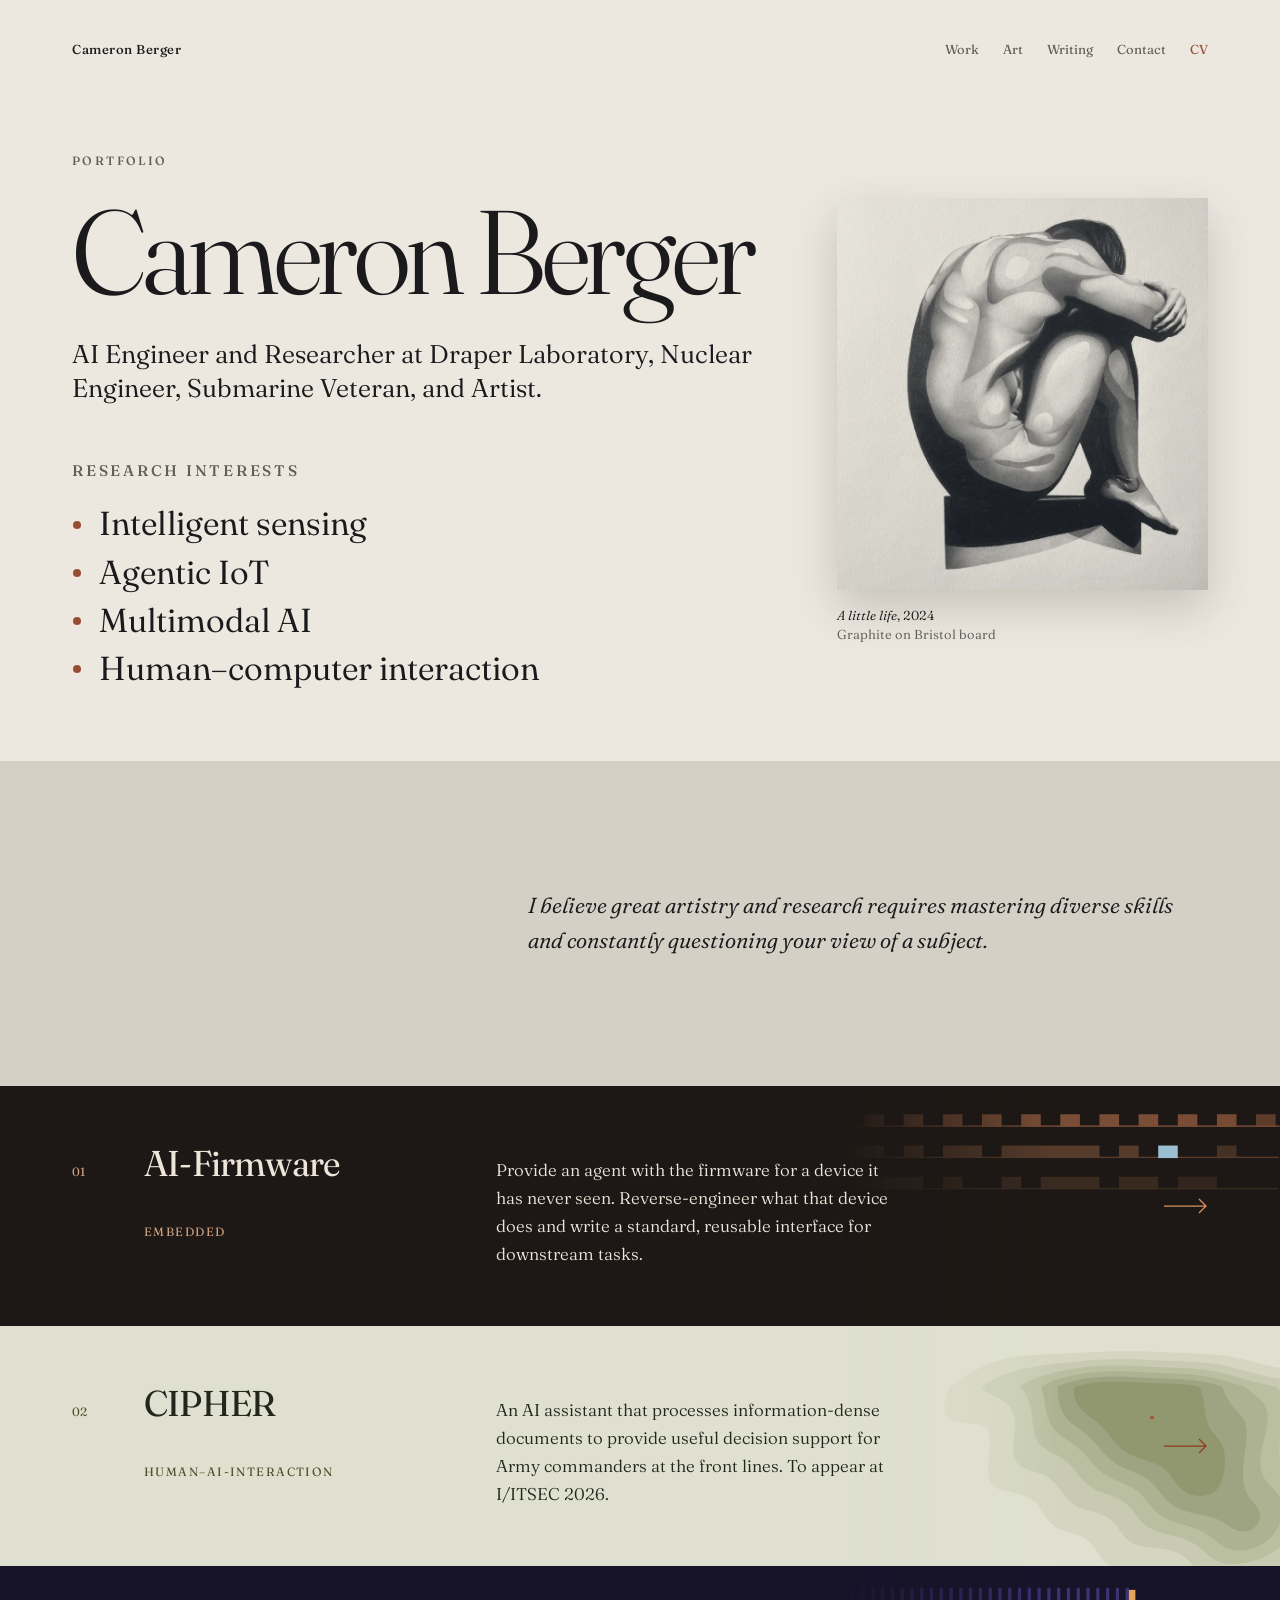
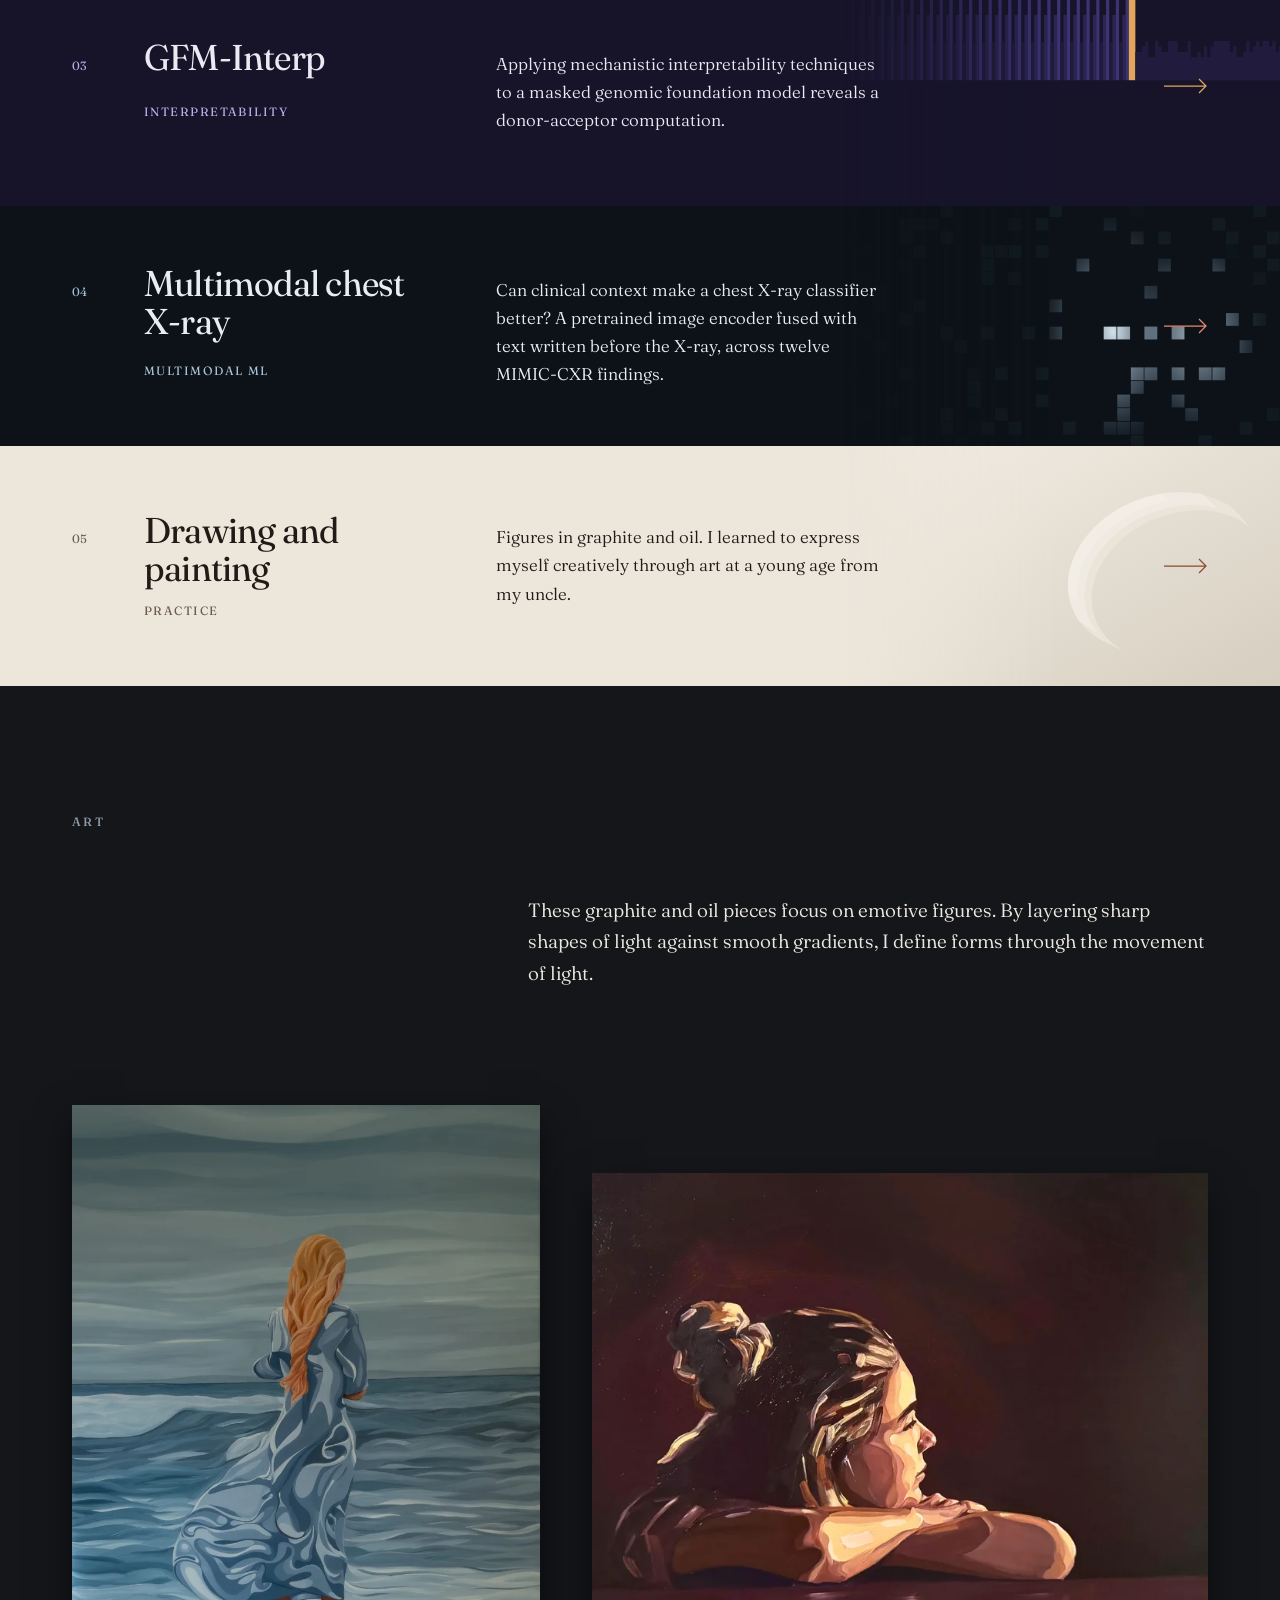
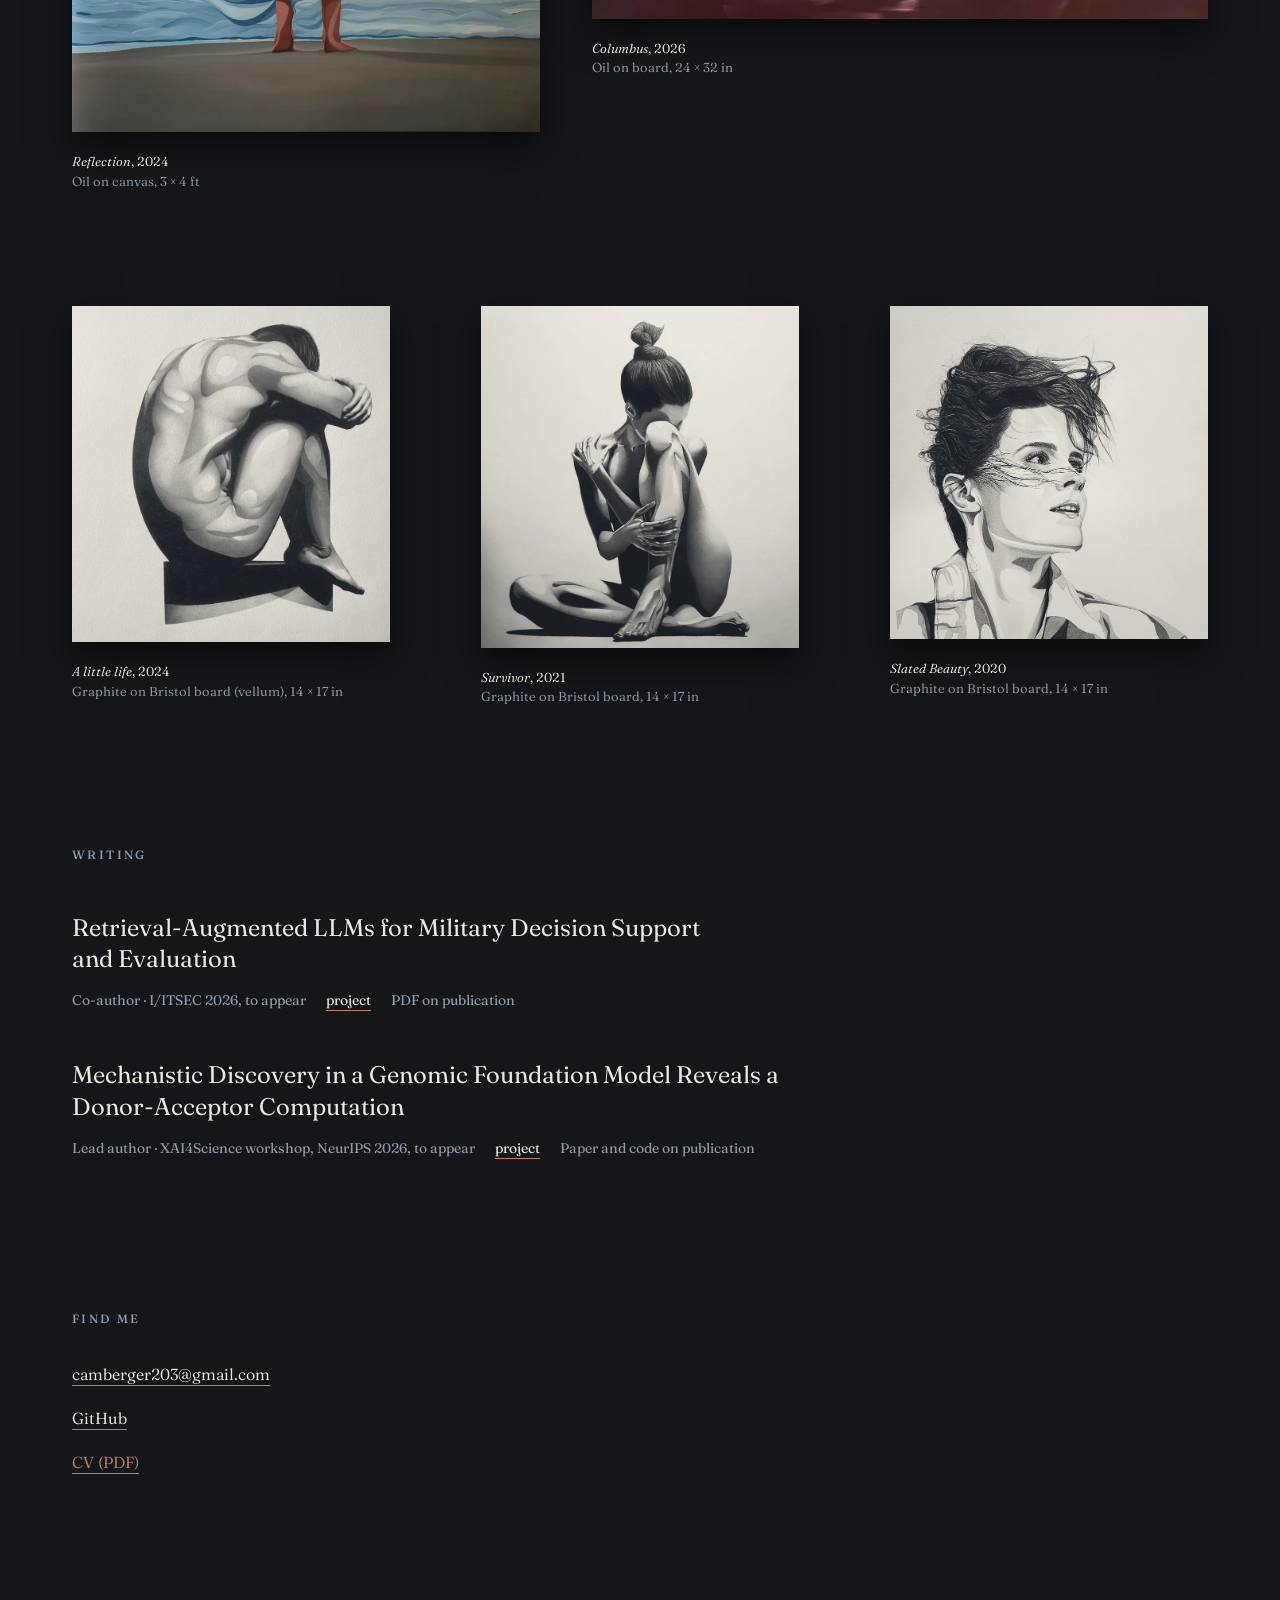
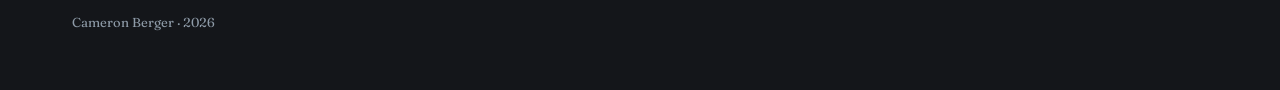
<file: index.html>
<!doctype html>
<html lang="en" class="page-home">
<head>
  <meta charset="utf-8">
  <meta name="viewport" content="width=device-width, initial-scale=1">
  <title>Portfolio · Cameron Berger</title>
  <meta name="description" content="AI Engineer and Researcher at Draper Laboratory, Nuclear Engineer, Submarine Veteran, and Artist.">
  <meta name="robots" content="noindex, nofollow"><!-- remove at launch -->
  <meta name="theme-color" content="#ECE8E0">
  <meta property="og:type" content="website">
  <meta property="og:title" content="Portfolio · Cameron Berger">
  <meta property="og:description" content="AI Engineer and Researcher at Draper Laboratory, Nuclear Engineer, Submarine Veteran, and Artist.">
  <meta property="og:image" content="https://cam-berger.github.io/assets/img/og.jpg">
  <link rel="icon" href="favicon.svg" type="image/svg+xml">
  <link rel="preconnect" href="https://fonts.googleapis.com">
  <link rel="preconnect" href="https://fonts.gstatic.com" crossorigin>
  <link rel="stylesheet" href="https://fonts.googleapis.com/css2?family=Fraunces:ital,opsz,wght,SOFT,WONK@0,9..144,100..900,0..100,0..1;1,9..144,100..900,0..100,0..1&display=swap">
  <link rel="stylesheet" href="assets/css/main.css">
  <!-- The site's only script. It fades things in as they scroll into view;
       the page reads in full without it. -->
  <script src="assets/js/motion.js"></script>
</head>
<body>
  <a class="skip-link" href="#main">Skip to content</a>

  <!-- ===== Header ===== -->
  <header class="site-header plate--1">
    <div class="wrap">
      <a class="brand" href="index.html">Cameron Berger</a>
      <nav class="nav" aria-label="Main">
        <a href="#work">Work</a>
        <a href="#art">Art</a>
        <a href="#writing">Writing</a>
        <a href="#contact">Contact</a>
        <a class="nav-cv" href="assets/cv.pdf">CV</a>
      </nav>
    </div>
  </header>

  <main id="main">

    <!-- ===== Plate 1 · who, my research interests, and one drawing =====
         The name and the drawing are simply there; the rest settles in. The
         drawing also hangs on the wall below, and both open it on the 05 page. -->
    <div class="hero plate--1">
      <div class="wrap hero__grid">
        <p class="label">Portfolio</p>
        <h1>Cameron Berger</h1>
        <p class="hero__lede" data-reveal>AI Engineer and Researcher at Draper Laboratory, Nuclear Engineer, Submarine Veteran, and Artist.</p>
        <figure class="hero__art" data-vt-item>
          <a href="work/drawing.html#little-life">
            <img data-vt="art-little-life" src="assets/img/art/curled-figure-toned-800.webp"
                 srcset="assets/img/art/curled-figure-toned-800.webp 800w, assets/img/art/curled-figure-toned-1308.webp 1308w"
                 sizes="(min-width: 900px) 29vw, (min-width: 640px) 420px, calc(100vw - 40px)"
                 width="800" height="845"
                 alt="Graphite drawing of a man, folded into a physical manifestation of grief."
                 fetchpriority="high" decoding="async">
          </a>
          <figcaption><em>A little life</em>, 2024<span class="medium">Graphite on Bristol board</span></figcaption>
        </figure>
        <section class="areas" aria-labelledby="areas-title">
          <h2 class="label" id="areas-title" data-reveal>Research interests</h2>
          <ul class="areas__list" role="list" data-reveal>
            <li>Intelligent sensing</li>
            <li>Agentic <abbr title="Internet of Things">IoT</abbr></li>
            <li>Multimodal AI</li>
            <li><span class="nowrap">Human–computer</span> interaction</li>
          </ul>
        </section>
      </div>
    </div>

    <!-- ===== Plate 2 · voice ===== -->
    <div class="premise plate--2">
      <div class="wrap">
        <div class="premise__body">
          <p class="voice" data-reveal>I believe great artistry and research requires mastering diverse skills and constantly questioning your view of a subject.</p>
        </div>
      </div>
    </div>

    <!-- ===== Work: five doors =====
         Each project is a band in its own room's colours and art (the scheme
         classes in main.css), and the whole band opens that room, like the
         "next" band at the foot of every project page. -->
    <section class="work" id="work" aria-labelledby="work-title">
      <h2 class="sr-only" id="work-title">Work</h2>
      <ol class="doors" role="list">

        <li class="door scheme-copper" data-vt-item>
          <div class="wrap door__row" data-reveal>
            <span class="door__n vt-num" aria-hidden="true" data-vt="num-ai-firmware">01</span>
            <h3 data-vt="title-ai-firmware"><a href="work/ai-firmware.html">AI-Firmware</a></h3>
            <p class="door__tag">Embedded</p>
            <p class="door__text">Provide an agent with the firmware for a device it has never seen. Reverse-engineer what that device does and write a standard, reusable interface for downstream tasks.</p>
            <svg class="door__arrow" viewBox="0 0 44 16" width="44" height="16" aria-hidden="true" focusable="false"><path d="M0 8h42M35 1l7 7-7 7"/></svg>
          </div>
        </li>

        <li class="door scheme-sage" data-vt-item>
          <div class="wrap door__row" data-reveal>
            <span class="door__n vt-num" aria-hidden="true" data-vt="num-cipher">02</span>
            <h3 data-vt="title-cipher"><a href="work/cipher.html">CIPHER</a></h3>
            <p class="door__tag">HUMAN–AI-INTERACTION</p>
            <p class="door__text">An AI assistant that processes information-dense documents to provide useful decision support for Army commanders at the front lines. To appear at I/ITSEC 2026.</p>
            <svg class="door__arrow" viewBox="0 0 44 16" width="44" height="16" aria-hidden="true" focusable="false"><path d="M0 8h42M35 1l7 7-7 7"/></svg>
          </div>
        </li>

        <li class="door scheme-indigo" data-vt-item>
          <div class="wrap door__row" data-reveal>
            <span class="door__n vt-num" aria-hidden="true" data-vt="num-gfm-interp">03</span>
            <h3 data-vt="title-gfm-interp"><a href="work/gfm-interp.html">GFM-Interp</a></h3>
            <p class="door__tag">Interpretability</p>
            <p class="door__text">Applying mechanistic interpretability techniques to a masked genomic foundation model reveals a donor-acceptor computation.</p>
            <svg class="door__arrow" viewBox="0 0 44 16" width="44" height="16" aria-hidden="true" focusable="false"><path d="M0 8h42M35 1l7 7-7 7"/></svg>
          </div>
        </li>

        <li class="door scheme-film" data-vt-item>
          <div class="wrap door__row" data-reveal>
            <span class="door__n vt-num" aria-hidden="true" data-vt="num-chest-xray">04</span>
            <h3 data-vt="title-chest-xray"><a href="work/chest-xray.html">Multimodal chest <span class="nowrap">X-ray</span></a></h3>
            <p class="door__tag">Multimodal ML</p>
            <p class="door__text">Can clinical context make a chest <span class="nowrap">X-ray</span> classifier better? A pretrained image encoder fused with text written before the <span class="nowrap">X-ray</span>, across twelve <span class="nowrap">MIMIC-CXR</span> findings.</p>
            <svg class="door__arrow" viewBox="0 0 44 16" width="44" height="16" aria-hidden="true" focusable="false"><path d="M0 8h42M35 1l7 7-7 7"/></svg>
          </div>
        </li>

        <li class="door scheme-paper" data-vt-item>
          <div class="wrap door__row" data-reveal>
            <span class="door__n vt-num" aria-hidden="true" data-vt="num-drawing">05</span>
            <h3 data-vt="title-drawing"><a href="work/drawing.html">Drawing and painting</a></h3>
            <p class="door__tag">Practice</p>
            <p class="door__text">Figures in graphite and oil. I learned to express myself creatively through art at a young age from my uncle.</p>
            <svg class="door__arrow" viewBox="0 0 44 16" width="44" height="16" aria-hidden="true" focusable="false"><path d="M0 8h42M35 1l7 7-7 7"/></svg>
          </div>
        </li>

      </ol>
    </section>

    <!-- ===== Plate 4 · art, writing, contact ===== -->
    <div class="plate--4">
      <div class="wrap">

        <!-- ===== Art ===== -->
        <!-- The room name, the wall text, then the works. Their placement on the
             wall is in main.css, under "the gallery wall". Each sizes value is the
             work's rough shown width on a laptop, a tablet and a phone. -->
        <section class="art" id="art" aria-labelledby="art-title">
          <h2 class="label" id="art-title" data-reveal>Art</h2>

          <div class="statement">
            <p data-reveal>These graphite and oil pieces focus on emotive figures. By layering sharp shapes of light against smooth gradients, I define forms through the movement of light.</p>
          </div>

          <div class="wall">

            <!-- the two paintings, side by side -->
            <div class="wall__paintings">
              <figure class="artwork" data-reveal data-vt-item>
                <a class="artwork__link" href="work/drawing.html#reflection">
                <img data-vt="art-reflection" src="assets/img/art/blue-dress-sea-toned-800.webp"
                     srcset="assets/img/art/blue-dress-sea-toned-800.webp 800w, assets/img/art/blue-dress-sea-toned-1492.webp 1492w"
                     sizes="(min-width: 640px) 42vw, calc(100vw - 40px)"
                     width="800" height="1072"
                     alt="Oil painting of a woman in a flowing blue dress standing at the edge of the sea, a blend of contemplation, beauty, and nature."
                     loading="lazy" decoding="async">
                </a>
                <figcaption><em>Reflection</em>, 2024<span class="medium">Oil on canvas, 3 × 4 ft</span></figcaption>
              </figure>
              <figure class="artwork" data-reveal data-vt-item>
                <a class="artwork__link" href="work/drawing.html#columbus">
                <img data-vt="art-columbus" src="assets/img/art/chin-on-arms-toned-800.webp"
                     srcset="assets/img/art/chin-on-arms-toned-800.webp 800w, assets/img/art/chin-on-arms-toned-1600.webp 1600w"
                     sizes="(min-width: 640px) 55vw, calc(100vw - 40px)"
                     width="800" height="579"
                     alt="Oil painting of a woman struck with a warm awe in meditation."
                     loading="lazy" decoding="async">
                </a>
                <figcaption><em>Columbus</em>, 2026<span class="medium">Oil on board, 24 × 32 in</span></figcaption>
              </figure>
            </div>

            <!-- the three drawings, in one row across the wall -->
            <div class="wall__drawings">
              <figure class="artwork" data-reveal data-vt-item>
                <a class="artwork__link" href="work/drawing.html#little-life">
                <img data-vt="art-little-life" src="assets/img/art/curled-figure-toned-800.webp"
                     srcset="assets/img/art/curled-figure-toned-800.webp 800w, assets/img/art/curled-figure-toned-1308.webp 1308w"
                     sizes="(min-width: 640px) 26vw, 78vw"
                     width="800" height="845"
                     alt="Graphite drawing of a man, folded into a physical manifestation of grief."
                     loading="lazy" decoding="async">
                </a>
                <figcaption><em>A little life</em>, 2024<span class="medium">Graphite on Bristol board (vellum), 14 × 17 in</span></figcaption>
              </figure>
              <figure class="artwork" data-reveal data-vt-item>
                <a class="artwork__link" href="work/drawing.html#survivor">
                <img data-vt="art-survivor" src="assets/img/art/seated-woman-toned-800.webp"
                     srcset="assets/img/art/seated-woman-toned-800.webp 800w, assets/img/art/seated-woman-toned-1600.webp 1600w"
                     sizes="(min-width: 640px) 26vw, 78vw"
                     width="800" height="858"
                     alt="Graphite drawing of a woman attempting. Drawn for Sexual Assault Awareness Month, to be donated at a future auction; all proceeds will be donated to survivors of sexual assault and abuse."
                     loading="lazy" decoding="async">
                </a>
                <figcaption><em>Survivor</em>, 2021<span class="medium">Graphite on Bristol board, 14 × 17 in</span></figcaption>
              </figure>
              <figure class="artwork" data-reveal data-vt-item>
                <a class="artwork__link" href="work/drawing.html#windblown">
                <img data-vt="art-windblown" src="assets/img/art/windblown-hair-toned-800.webp"
                     srcset="assets/img/art/windblown-hair-toned-800.webp 800w, assets/img/art/windblown-hair-toned-1600.webp 1600w"
                     sizes="(min-width: 640px) 26vw, 78vw"
                     width="800" height="837"
                     alt="Graphite portrait of a wind-swept woman looking into the distance."
                     loading="lazy" decoding="async">
                </a>
                <figcaption><em>Slated Beauty</em>, 2020<span class="medium">Graphite on Bristol board, 14 × 17 in</span></figcaption>
              </figure>
            </div>

          </div>
        </section>

        <!-- ===== Writing ===== -->
        <section class="writing" id="writing" aria-labelledby="writing-title">
          <h2 class="label" id="writing-title" data-reveal>Writing</h2>
          <ol class="papers" role="list">
            <li class="paper" data-reveal>
              <h3>Retrieval-Augmented LLMs for Military Decision Support and Evaluation</h3>
              <p class="paper__meta">
                <span>Co-author · I/ITSEC 2026, to appear</span>
                <a href="work/cipher.html" aria-label="CIPHER project page">project</a>
                <span data-todo="link the paper's PDF once it is final">PDF on publication</span>
              </p>
            </li>
            <li class="paper" data-reveal>
              <h3>Mechanistic Discovery in a Genomic Foundation Model Reveals a Donor-Acceptor Computation</h3>
              <p class="paper__meta">
                <span>Lead author · XAI4Science workshop, NeurIPS 2026, to appear</span>
                <a href="work/gfm-interp.html" aria-label="GFM-Interp project page">project</a>
                <span data-todo="link the code once the repo is public, and the camera-ready PDF once it is public, never the anonymized review copy">Paper and code on publication</span>
              </p>
            </li>
          </ol>
        </section>

        <!-- ===== Contact ===== -->
        <section class="contact" id="contact" aria-labelledby="contact-title">
          <h2 class="label" id="contact-title" data-reveal>Find me</h2>
          <ul class="contact-list" role="list" data-reveal>
            <li><a href="mailto:camberger203@gmail.com">camberger203@gmail.com</a></li>
            <li><a href="https://github.com/cam-berger">GitHub</a></li>
            <li><a class="cv" href="assets/cv.pdf">CV (PDF)</a></li>
          </ul>
        </section>

      </div>
    </div>
  </main>

  <!-- ===== Footer ===== -->
  <footer class="site-footer"><div class="wrap"><p>Cameron Berger · 2026</p></div></footer>
</body>
</html>
</file>
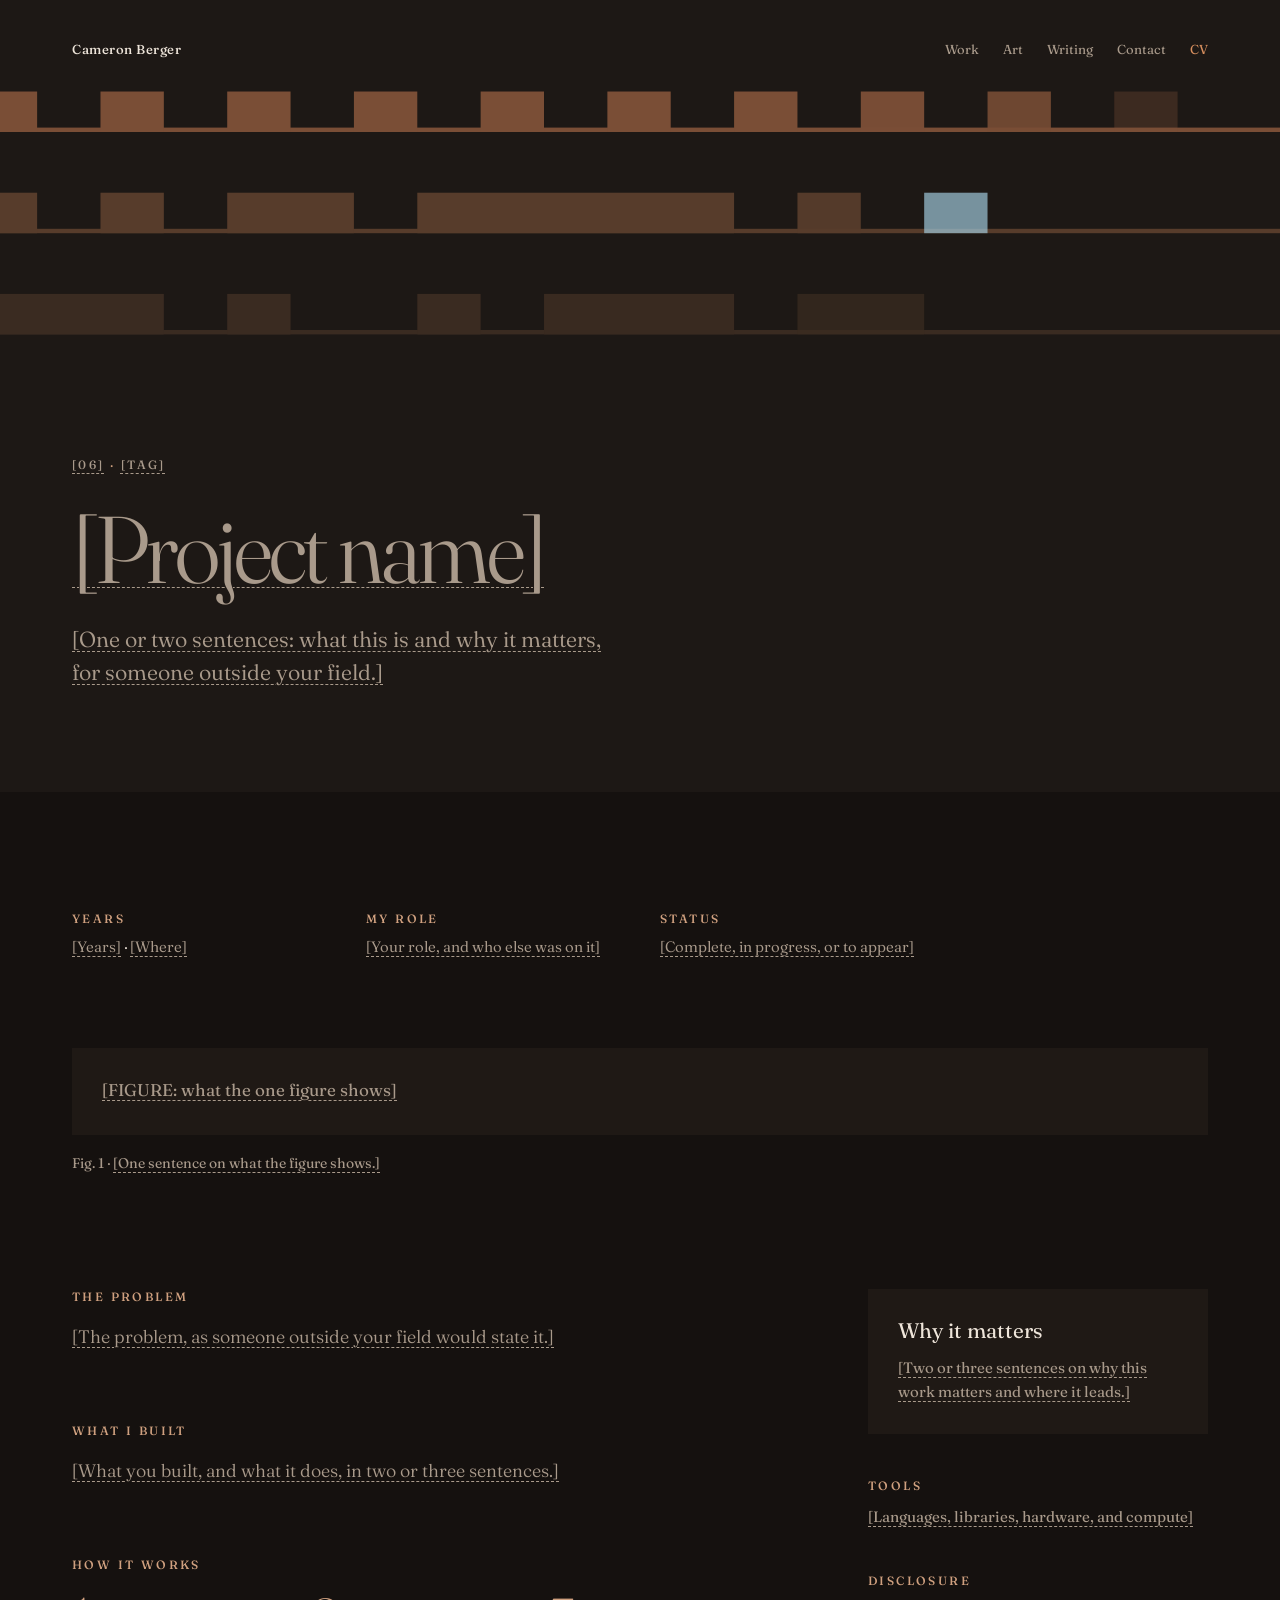
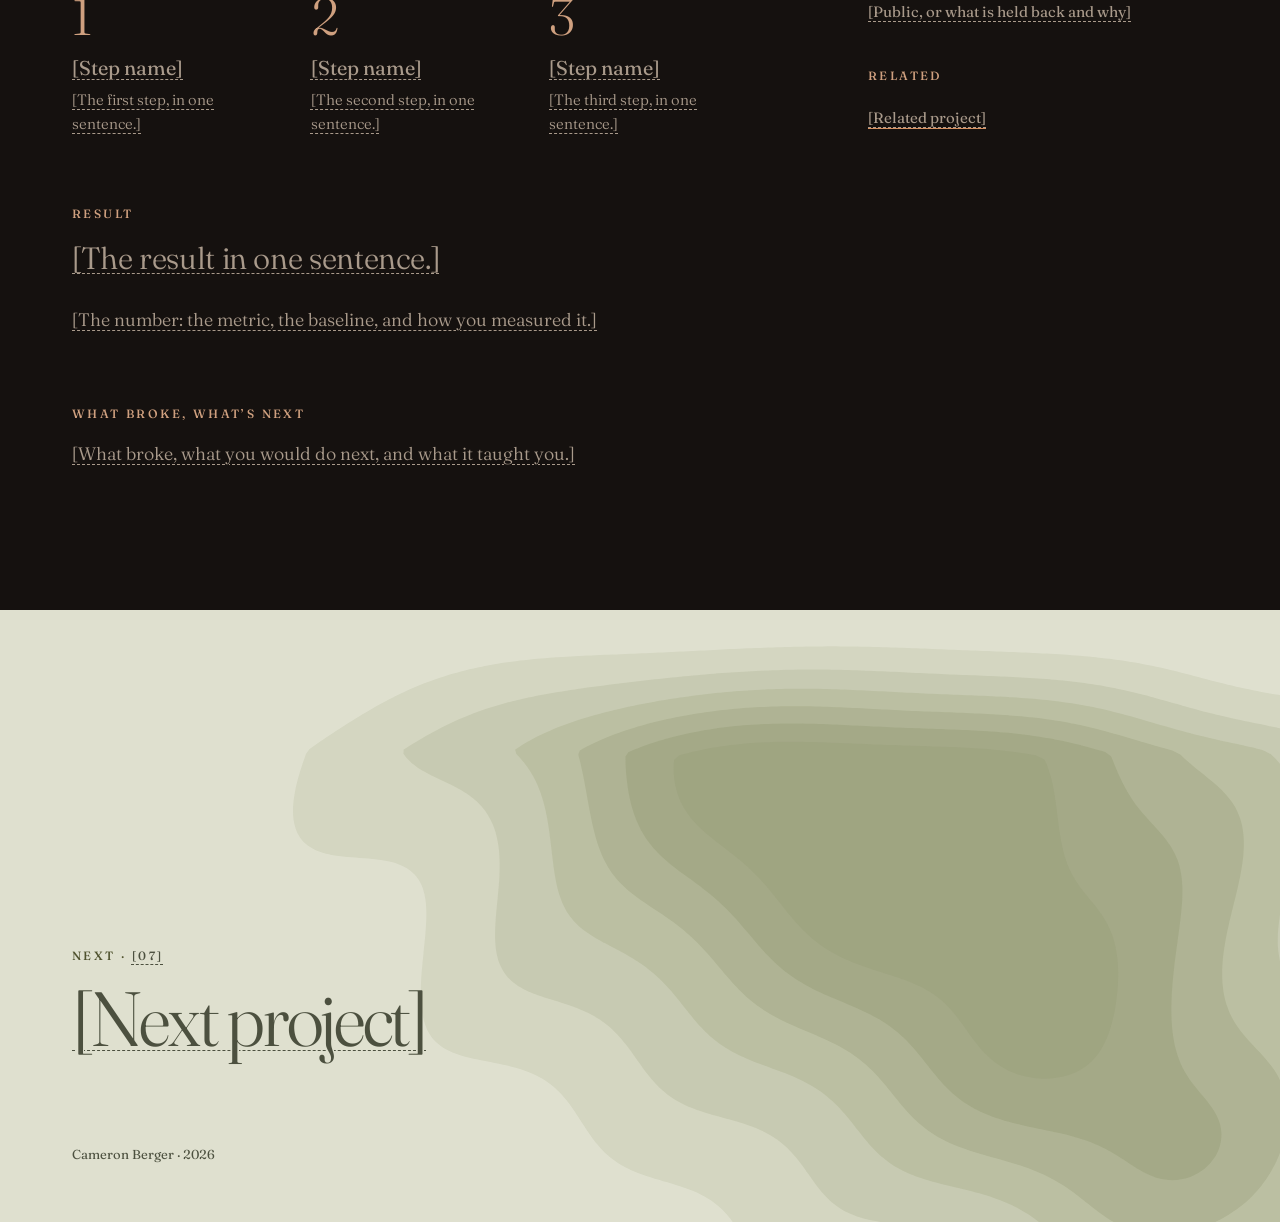
<file: work/_template.html>
<!doctype html>
<!--
  PROJECT PAGE TEMPLATE

  The structure every project page shares, with the content taken out. It is
  not linked from anywhere, and it keeps its noindex tag for good.

  Each project is its own room: its own colour scheme and its own background
  art (see "Project pages" in assets/css/main.css). To start a new one:

    1. Copy this file to work/<slug>.html (lowercase, hyphens, e.g. work/room-light.html).
       Use the same <slug> everywhere below.
    2. Pick its room. On <html>, set class="page-project scheme-<name>". To make a
       new scheme, copy one of the .scheme-* blocks in main.css, give it its own
       colours and its own background SVG in assets/img/bg/, and check every text
       colour against its plate for contrast (WCAG AA).
    3. Replace every <span class="todo">[...]</span> with real text. Remove the
       whole span, not just the brackets, or the text keeps its dashed underline.
       Fill the bracketed title and description in the <head> too.
    4. Set data-vt="num-<slug>" and data-vt="title-<slug>" in the hero, so the title
       and number travel here from the home page.
    5. The doorway at the foot of the page leads to the next project: give it that
       project's scheme class, slug, number and title, and set --next-hero on
       <html> to that project's --s-hero colour. Then point the previous project's
       doorway here, so the chain stays a loop.
    6. On the home page, add a .door for it in the Work list (copy one, with its
       scheme class, data-vt-item and data-vt names). Add the page to sitemap.xml.
    7. Delete the sections you do not need and the comments you no longer want.
       Everything in this file is public once it is on GitHub, comments included.

  To list what is still unfilled:  grep -n 'todo' work/<slug>.html
-->
<html lang="en" class="page-project scheme-copper" style="--next-hero: #DFE0CF">
<head>
  <meta charset="utf-8">
  <meta name="viewport" content="width=device-width, initial-scale=1">
  <!-- todo: the page title is "<Project name> · Cameron Berger". The description and
       og:description are the page's lede (below), word for word. og:title repeats the
       title. theme-color is the room's --s-hero colour. -->
  <title>[Project name] · Cameron Berger</title>
  <meta name="description" content="[The lede, word for word]">
  <meta name="robots" content="noindex, nofollow"><!-- remove at launch; keep it here in the template -->
  <meta name="theme-color" content="#1D1815">
  <meta property="og:type" content="website">
  <meta property="og:title" content="[Project name] · Cameron Berger">
  <meta property="og:description" content="[The lede, word for word]">
  <meta property="og:image" content="https://cam-berger.github.io/assets/img/og.jpg">
  <link rel="icon" href="../favicon.svg" type="image/svg+xml">
  <link rel="preconnect" href="https://fonts.googleapis.com">
  <link rel="preconnect" href="https://fonts.gstatic.com" crossorigin>
  <link rel="stylesheet" href="https://fonts.googleapis.com/css2?family=Fraunces:ital,opsz,wght,SOFT,WONK@0,9..144,100..900,0..100,0..1;1,9..144,100..900,0..100,0..1&display=swap">
  <link rel="stylesheet" href="../assets/css/main.css">
  <script src="../assets/js/motion.js"></script>
</head>
<body>
  <a class="skip-link" href="#main">Skip to content</a>

  <!-- ===== Header ===== -->
  <!-- The same on every project page. Leave it as it is. -->
  <header class="site-header">
    <div class="wrap">
      <a class="brand" href="../index.html">Cameron Berger</a>
      <nav class="nav" aria-label="Main">
        <a href="../index.html#work">Work</a>
        <a href="../index.html#art">Art</a>
        <a href="../index.html#writing">Writing</a>
        <a href="../index.html#contact">Contact</a>
        <a class="nav-cv" href="../assets/cv.pdf">CV</a>
      </nav>
    </div>
  </header>

  <main id="main">

    <!-- ===== Hero ===== -->
    <!-- The room's first plate, carrying its background art. The number and tag match
         the project's row in the home page's Work list. The lede is one or two
         sentences, and is also the page's meta description. -->
    <header class="p-hero">
      <div class="p-hero__art" aria-hidden="true"></div>
      <div class="wrap">
        <p class="label" data-reveal><span class="vt-num" data-vt="num-[slug]" data-vt-self><span class="todo">[06]</span></span> · <span class="todo">[Tag]</span></p>
        <h1 data-reveal data-vt="title-[slug]" data-vt-self><span class="todo">[Project name]</span></h1>
        <p class="p-hero__lede" data-reveal><span class="todo">[One or two sentences: what this is and why it matters, for someone outside your field.]</span></p>
      </div>
    </header>

    <!-- ===== Body ===== -->
    <div class="p-body">
      <div class="wrap">

        <!-- Three short facts. The other pages use "Status", "Publication" or "Links" for
             the third. Link a repository only once it is public. -->
        <dl class="p-meta" data-reveal>
          <div><dt class="label">Years</dt><dd><span class="todo">[Years]</span> · <span class="todo">[Where]</span></dd></div>
          <div><dt class="label">My role</dt><dd><span class="todo">[Your role, and who else was on it]</span></dd></div>
          <div><dt class="label">Status</dt><dd><span class="todo">[Complete, in progress, or to appear]</span></dd></div>
        </dl>

        <!-- ===== Figure ===== -->
        <!-- One strong figure. Either a diagram drawn in HTML (copy the one on the
             AI-Firmware page), or an image. A figure drawn on white paper goes on the
             room's own paper, inside .p-figure__mat, as on the CIPHER page. Export two
             WebP sizes, about 800 and 1600 pixels wide, into assets/img/work/:
          <div class="p-figure__mat">
            <img src="../assets/img/work/name-800.webp"
                 srcset="../assets/img/work/name-800.webp 800w, ../assets/img/work/name-1600.webp 1600w"
                 sizes="(max-width: 639px) calc(100vw - 40px), (max-width: 1023px) calc(100vw - 80px), 1152px"
                 width="1600" height="HEIGHT"
                 alt="What the figure shows, in words"
                 loading="lazy" decoding="async">
          </div>
        -->
        <figure class="p-figure" data-reveal>
          <div class="p-panel"><p><span class="todo">[FIGURE: what the one figure shows]</span></p></div>
          <figcaption>Fig. 1 · <span class="todo">[One sentence on what the figure shows.]</span></figcaption>
        </figure>

        <div class="p-columns">

          <!-- ===== Main text ===== -->
          <!-- Plain and specific: say what was done and what it showed, in as few words as
               it takes. Each block is a section whose h2 is a small label. Every id on the
               page must be unique and match its section's aria-labelledby. Headings go h1
               (the title), then h2 (these labels), then h3 (the step names): skip none. -->
          <article class="p-main">
            <section aria-labelledby="problem" data-reveal>
              <h2 class="label" id="problem">The problem</h2>
              <p><span class="todo">[The problem, as someone outside your field would state it.]</span></p>
            </section>

            <section aria-labelledby="built" data-reveal>
              <h2 class="label" id="built">What I built</h2>
              <p><span class="todo">[What you built, and what it does, in two or three sentences.]</span></p>
            </section>

            <!-- Three steps sit side by side on wide screens and stack on narrow ones. Keep it
                 to three. The number is decorative (aria-hidden); the list carries the order. -->
            <section aria-labelledby="how" data-reveal>
              <h2 class="label" id="how">How it works</h2>
              <ol class="steps" role="list">
                <li class="step">
                  <span class="step__n" aria-hidden="true">1</span>
                  <h3><span class="todo">[Step name]</span></h3>
                  <p><span class="todo">[The first step, in one sentence.]</span></p>
                </li>
                <li class="step">
                  <span class="step__n" aria-hidden="true">2</span>
                  <h3><span class="todo">[Step name]</span></h3>
                  <p><span class="todo">[The second step, in one sentence.]</span></p>
                </li>
                <li class="step">
                  <span class="step__n" aria-hidden="true">3</span>
                  <h3><span class="todo">[Step name]</span></h3>
                  <p><span class="todo">[The third step, in one sentence.]</span></p>
                </li>
              </ol>
            </section>

            <!-- The pull quote (class="pull") is the one sentence a reader should remember.
                 The paragraph under it carries the number and how you measured it. -->
            <section aria-labelledby="result" data-reveal>
              <h2 class="label" id="result">Result</h2>
              <p class="pull"><span class="todo">[The result in one sentence.]</span></p>
              <p><span class="todo">[The number: the metric, the baseline, and how you measured it.]</span></p>
            </section>

            <section aria-labelledby="next" data-reveal>
              <h2 class="label" id="next">What broke, what’s next</h2>
              <p><span class="todo">[What broke, what you would do next, and what it taught you.]</span></p>
            </section>
          </article>

          <!-- ===== Aside ===== -->
          <!-- Why the work matters, then short facts. Below 1024px the aside drops under
               the main text. -->
          <aside class="p-aside" aria-label="About this project">

            <!-- For restricted work, the CIPHER page opens its aside with a disclosure panel.
                 Uncomment to use, and keep its wording exact.
            <section class="p-panel" data-reveal>
              <div>
                <h2 class="label">This page contains</h2>
                <p>[What this page shows.]</p>
              </div>
              <div>
                <h2 class="label">This page does not contain</h2>
                <p>[What it leaves out, and why.]</p>
              </div>
            </section>
            -->

            <section class="p-panel" data-reveal>
              <h2>Why it matters</h2>
              <p><span class="todo">[Two or three sentences on why this work matters and where it leads.]</span></p>
            </section>

            <section data-reveal>
              <h2 class="label">Tools</h2>
              <p><span class="todo">[Languages, libraries, hardware, and compute]</span></p>
            </section>

            <!-- Optional, for a paper. Uncomment to use.
            <section data-reveal>
              <h2 class="label">Publication</h2>
              <p>[Paper title]. [Co-authors]. [Venue], [date].</p>
            </section>
            -->

            <section data-reveal>
              <h2 class="label">Disclosure</h2>
              <p><span class="todo">[Public, or what is held back and why]</span></p>
            </section>

            <!-- Links to the other project pages this one belongs with. They sit in the same
                 folder, so there is no ../ in front. Add this page to their Related lists too. -->
            <section data-reveal>
              <h2 class="label">Related</h2>
              <ul role="list">
                <li><a href="gfm-interp.html"><span class="todo">[Related project]</span></a></li>
              </ul>
            </section>
          </aside>

        </div>
      </div>
    </div>
  </main>

  <!-- ===== Next: a doorway into the next project, in its own colours ===== -->
  <!-- Give it the next project's scheme class, and its href, number and title, with
       data-vt names using the next project's slug. -->
  <div class="p-end scheme-sage">
    <nav class="p-next" aria-label="Next project" data-vt-item>
      <a class="wrap" href="[next-slug].html">
        <span class="label">Next · <span class="vt-num" data-vt="num-[next-slug]"><span class="todo">[07]</span></span></span>
        <span class="p-next__title" data-vt="title-[next-slug]"><span class="todo">[Next project]</span></span>
      </a>
    </nav>
    <footer class="site-footer"><div class="wrap"><p>Cameron Berger · 2026</p></div></footer>
  </div>
</body>
</html>
</file>
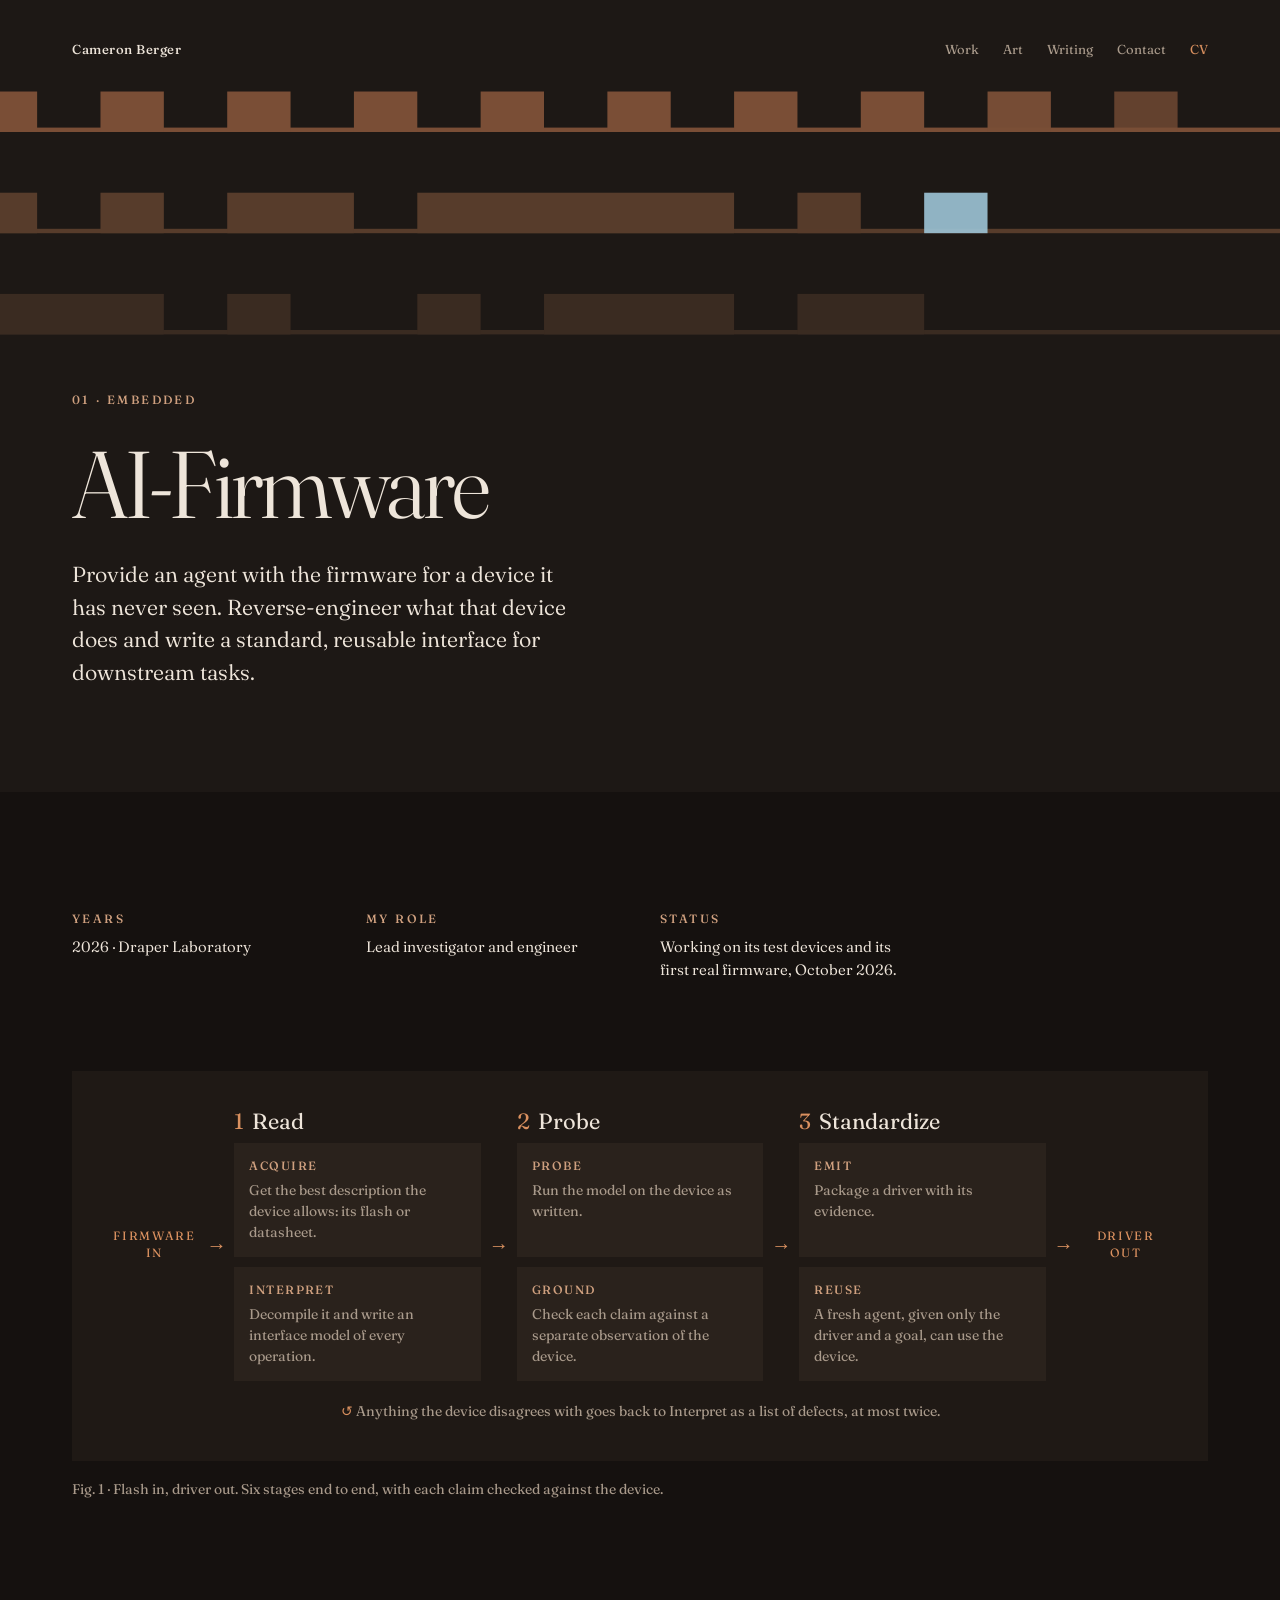
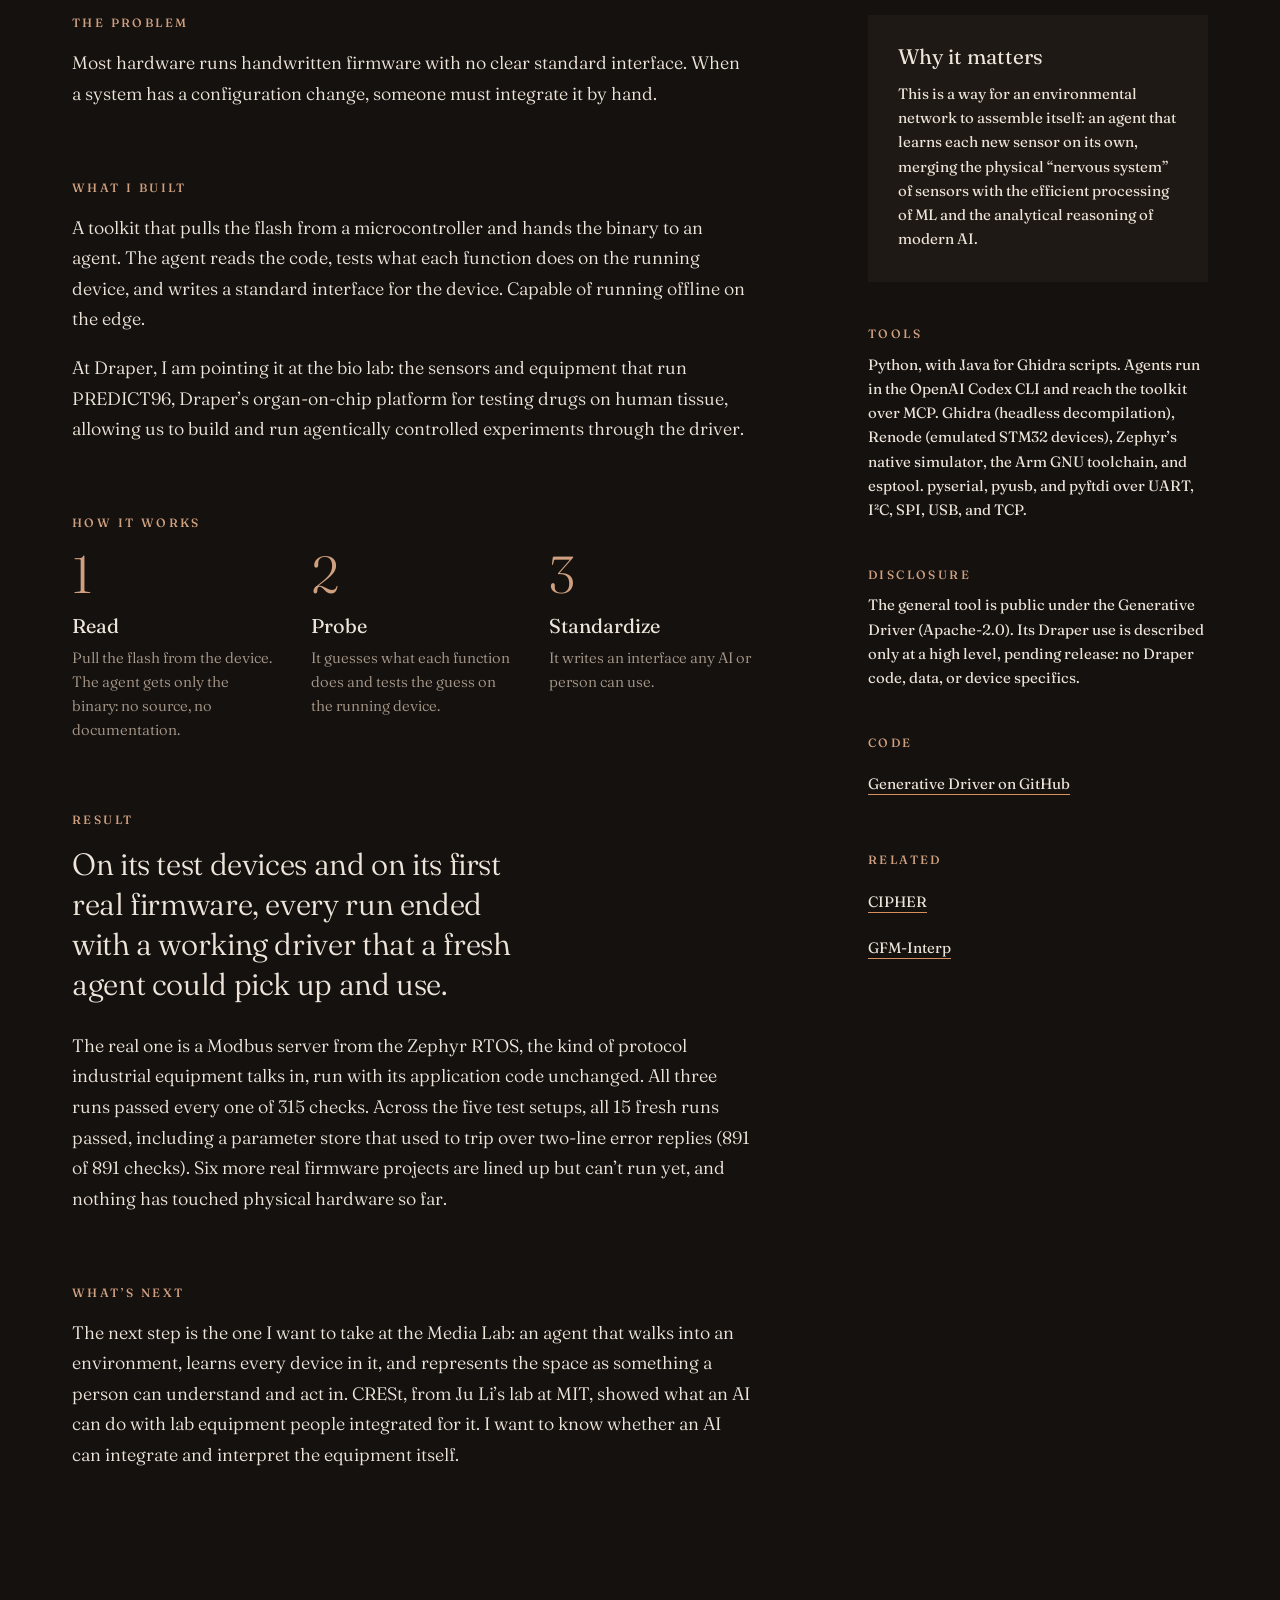
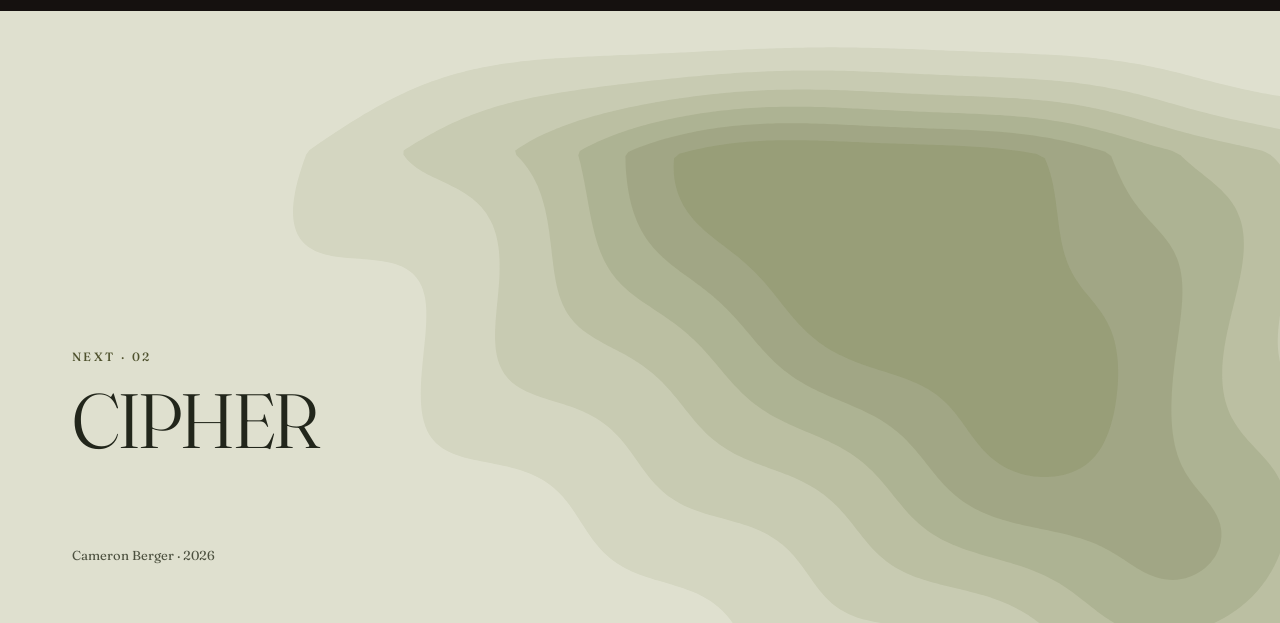
<file: work/ai-firmware.html>
<!doctype html>
<html lang="en" class="page-project scheme-copper" style="--next-hero: #DFE0CF">
<head>
  <meta charset="utf-8">
  <meta name="viewport" content="width=device-width, initial-scale=1">
  <title>AI-Firmware · Cameron Berger</title>
  <meta name="description" content="Provide an agent with the firmware for a device it has never seen. Reverse-engineer what that device does and write a standard, reusable interface for downstream tasks.">
  <meta name="robots" content="noindex, nofollow"><!-- remove at launch -->
  <meta name="theme-color" content="#1D1815">
  <meta property="og:type" content="website">
  <meta property="og:title" content="AI-Firmware · Cameron Berger">
  <meta property="og:description" content="Provide an agent with the firmware for a device it has never seen. Reverse-engineer what that device does and write a standard, reusable interface for downstream tasks.">
  <meta property="og:image" content="https://cam-berger.github.io/assets/img/og.jpg">
  <link rel="icon" href="../favicon.svg" type="image/svg+xml">
  <link rel="preconnect" href="https://fonts.googleapis.com">
  <link rel="preconnect" href="https://fonts.gstatic.com" crossorigin>
  <link rel="stylesheet" href="https://fonts.googleapis.com/css2?family=Fraunces:ital,opsz,wght,SOFT,WONK@0,9..144,100..900,0..100,0..1;1,9..144,100..900,0..100,0..1&display=swap">
  <link rel="stylesheet" href="../assets/css/main.css">
  <script src="../assets/js/motion.js"></script>
</head>
<body>
  <a class="skip-link" href="#main">Skip to content</a>

  <!-- ===== Header ===== -->
  <header class="site-header">
    <div class="wrap">
      <a class="brand" href="../index.html">Cameron Berger</a>
      <nav class="nav" aria-label="Main">
        <a href="../index.html#work">Work</a>
        <a href="../index.html#art">Art</a>
        <a href="../index.html#writing">Writing</a>
        <a href="../index.html#contact">Contact</a>
        <a class="nav-cv" href="../assets/cv.pdf">CV</a>
      </nav>
    </div>
  </header>

  <main id="main">

    <!-- ===== Hero · copper, signal.svg ===== -->
    <header class="p-hero">
      <div class="p-hero__art" aria-hidden="true"></div>
      <div class="wrap">
        <p class="label" data-reveal><span class="vt-num" data-vt="num-ai-firmware" data-vt-self>01</span> · Embedded</p>
        <h1 data-reveal data-vt="title-ai-firmware" data-vt-self>AI-Firmware</h1>
        <p class="p-hero__lede" data-reveal>Provide an agent with the firmware for a device it has never seen. Reverse-engineer what that device does and write a standard, reusable interface for downstream tasks.</p>
      </div>
    </header>

    <!-- ===== Body ===== -->
    <div class="p-body">
      <div class="wrap">

        <dl class="p-meta" data-reveal>
          <div><dt class="label">Years</dt><dd>2026 · Draper Laboratory</dd></div>
          <div><dt class="label">My role</dt><dd>Lead investigator and engineer</dd></div>
          <div><dt class="label">Status</dt><dd>Working on its test devices and its first real firmware, October 2026.</dd></div>
        </dl>

        <!-- ===== Figure ===== -->
        <figure class="p-figure" data-reveal>
          <div class="diagram">
            <div class="diagram__row">
              <p class="diagram__end">Firmware in</p>
              <span class="diagram__arrow" aria-hidden="true">→</span>
              <div class="diagram__col">
                <p class="diagram__head"><span class="n">1</span>Read</p>
                <p class="diagram__box"><b>Acquire</b><span>Get the best description the device allows: its flash or datasheet.</span></p>
                <p class="diagram__box"><b>Interpret</b><span>Decompile it and write an interface model of every operation.</span></p>
              </div>
              <span class="diagram__arrow" aria-hidden="true">→</span>
              <div class="diagram__col">
                <p class="diagram__head"><span class="n">2</span>Probe</p>
                <p class="diagram__box"><b>Probe</b><span>Run the model on the device as written.</span></p>
                <p class="diagram__box"><b>Ground</b><span>Check each claim against a separate observation of the device.</span></p>
              </div>
              <span class="diagram__arrow" aria-hidden="true">→</span>
              <div class="diagram__col">
                <p class="diagram__head"><span class="n">3</span>Standardize</p>
                <p class="diagram__box"><b>Emit</b><span>Package a driver with its evidence.</span></p>
                <p class="diagram__box"><b>Reuse</b><span>A fresh agent, given only the driver and a goal, can use the device.</span></p>
              </div>
              <span class="diagram__arrow" aria-hidden="true">→</span>
              <p class="diagram__end">Driver out</p>
            </div>
            <p class="diagram__note"><b>↺</b> Anything the device disagrees with goes back to Interpret as a list of defects, at most twice.</p>
          </div>
          <figcaption>Fig. 1 · Flash in, driver out. Six stages end to end, with each claim checked against the device.</figcaption>
        </figure>

        <div class="p-columns">

          <!-- ===== Main text ===== -->
          <article class="p-main">
            <section aria-labelledby="problem" data-reveal>
              <h2 class="label" id="problem">The problem</h2>
              <p>Most hardware runs handwritten firmware with no clear standard interface. When a system has a configuration change, someone must integrate it by hand.</p>
            </section>

            <section aria-labelledby="built" data-reveal>
              <h2 class="label" id="built">What I built</h2>
              <p>A toolkit that pulls the flash from a microcontroller and hands the binary to an agent. The agent reads the code, tests what each function does on the running device, and writes a standard interface for the device. Capable of running offline on the edge.</p>
              <p>At Draper, I am pointing it at the bio lab: the sensors and equipment that run PREDICT96, Draper’s organ-on-chip platform for testing drugs on human tissue, allowing us to build and run agentically controlled experiments through the driver.</p>
            </section>

            <section aria-labelledby="how" data-reveal>
              <h2 class="label" id="how">How it works</h2>
              <ol class="steps" role="list">
                <li class="step">
                  <span class="step__n" aria-hidden="true">1</span>
                  <h3>Read</h3>
                  <p>Pull the flash from the device. The agent gets only the binary: no source, no documentation.</p>
                </li>
                <li class="step">
                  <span class="step__n" aria-hidden="true">2</span>
                  <h3>Probe</h3>
                  <p>It guesses what each function does and tests the guess on the running device.</p>
                </li>
                <li class="step">
                  <span class="step__n" aria-hidden="true">3</span>
                  <h3>Standardize</h3>
                  <p>It writes an interface any AI or person can use.</p>
                </li>
              </ol>
            </section>

            <section aria-labelledby="result" data-reveal>
              <h2 class="label" id="result">Result</h2>
              <p class="pull">On its test devices and on its first real firmware, every run ended with a working driver that a fresh agent could pick up and use.</p>
              <p>The real one is a Modbus server from the Zephyr RTOS, the kind of protocol industrial equipment talks in, run with its application code unchanged. All three runs passed every one of 315 checks. Across the five test setups, all 15 fresh runs passed, including a parameter store that used to trip over two-line error replies (891 of 891 checks). Six more real firmware projects are lined up but can’t run yet, and nothing has touched physical hardware so far.</p>
            </section>

            <section aria-labelledby="next" data-reveal>
              <h2 class="label" id="next">What’s next</h2>
              <p>The next step is the one I want to take at the Media Lab: an agent that walks into an environment, learns every device in it, and represents the space as something a person can understand and act in. CRESt, from Ju Li’s lab at MIT, showed what an AI can do with lab equipment people integrated for it. I want to know whether an AI can integrate and interpret the equipment itself.</p>
            </section>
          </article>

          <!-- ===== Aside ===== -->
          <aside class="p-aside" aria-label="About this project">
            <section class="p-panel" data-reveal>
              <h2>Why it matters</h2>
              <p>This is a way for an environmental network to assemble itself: an agent that learns each new sensor on its own, merging the physical “nervous system” of sensors with the efficient processing of ML and the analytical reasoning of modern AI.</p>
            </section>

            <section data-reveal>
              <h2 class="label">Tools</h2>
              <p>Python, with Java for Ghidra scripts. Agents run in the OpenAI Codex CLI and reach the toolkit over MCP. Ghidra (headless decompilation), Renode (emulated STM32 devices), Zephyr’s native simulator, the Arm GNU toolchain, and esptool. pyserial, pyusb, and pyftdi over UART, I²C, SPI, USB, and TCP.</p>
            </section>

            <section data-reveal>
              <h2 class="label">Disclosure</h2>
              <p>The general tool is public under the Generative Driver (Apache-2.0). Its Draper use is described only at a high level, pending release: no Draper code, data, or device specifics.</p>
            </section>

            <section data-reveal>
              <h2 class="label">Code</h2>
              <ul role="list">
                <li><a href="https://github.com/cam-berger/generative-driver">Generative Driver on GitHub</a></li>
              </ul>
            </section>

            <section data-reveal>
              <h2 class="label">Related</h2>
              <ul role="list">
                <li><a href="cipher.html">CIPHER</a></li>
                <li><a href="gfm-interp.html">GFM-Interp</a></li>
              </ul>
            </section>
          </aside>

        </div>
      </div>
    </div>
  </main>

  <!-- ===== Next: a doorway into 02, in its own colours ===== -->
  <div class="p-end scheme-sage">
    <nav class="p-next" aria-label="Next project" data-vt-item>
      <a class="wrap" href="cipher.html">
        <span class="label">Next · <span class="vt-num" data-vt="num-cipher">02</span></span>
        <span class="p-next__title" data-vt="title-cipher">CIPHER</span>
      </a>
    </nav>
    <footer class="site-footer"><div class="wrap"><p>Cameron Berger · 2026</p></div></footer>
  </div>
</body>
</html>
</file>
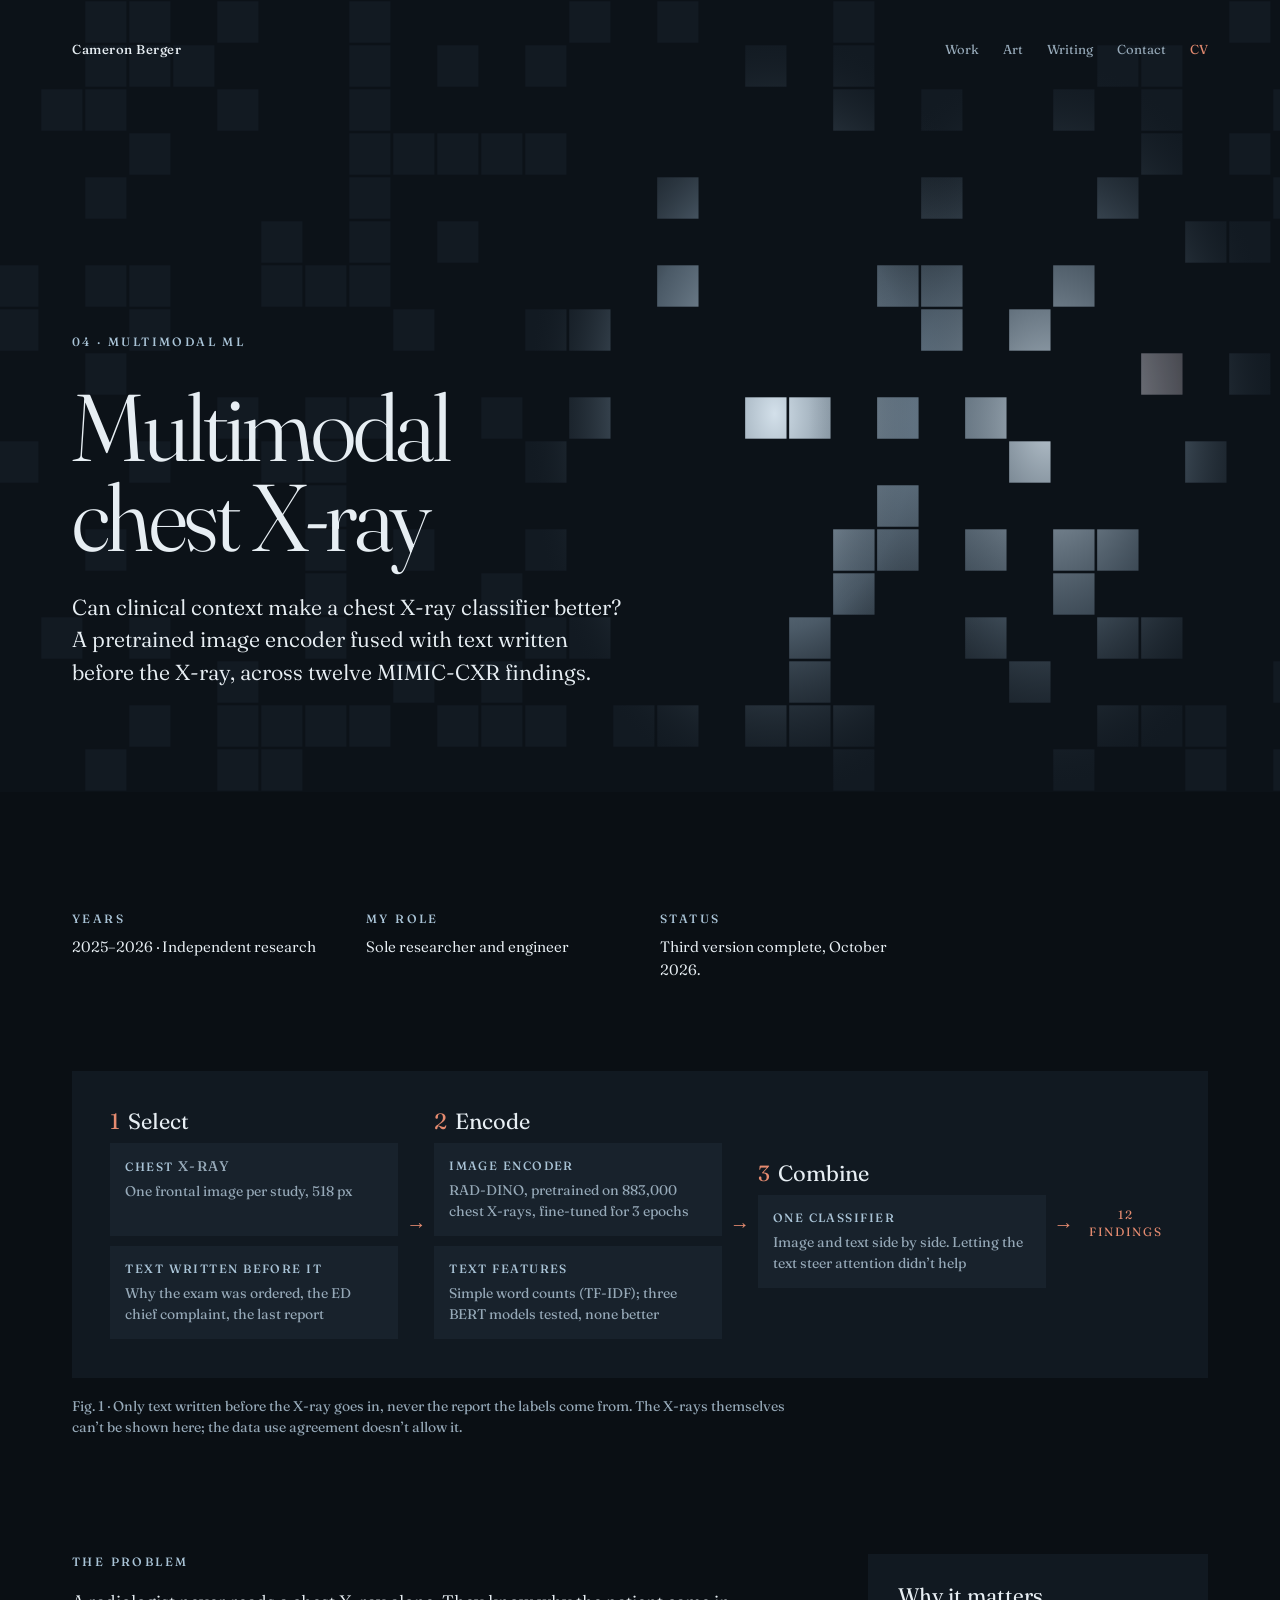
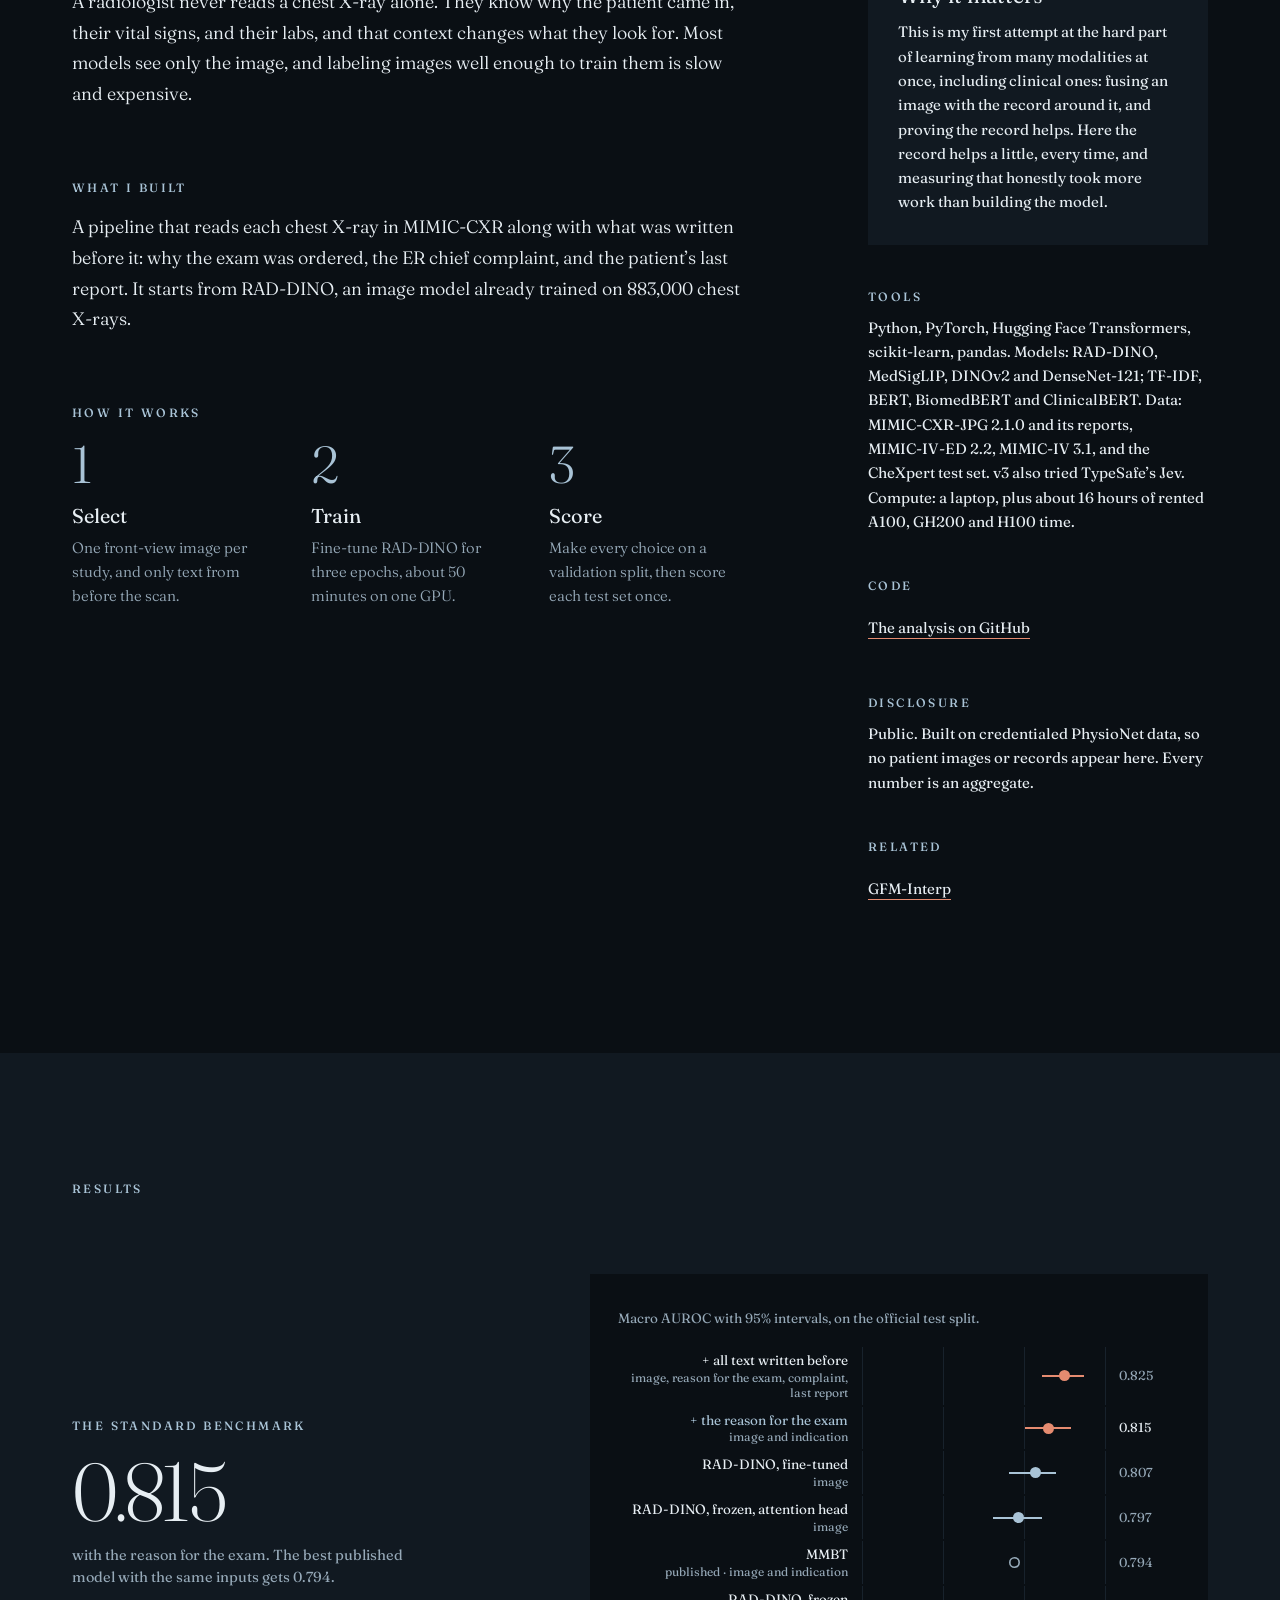
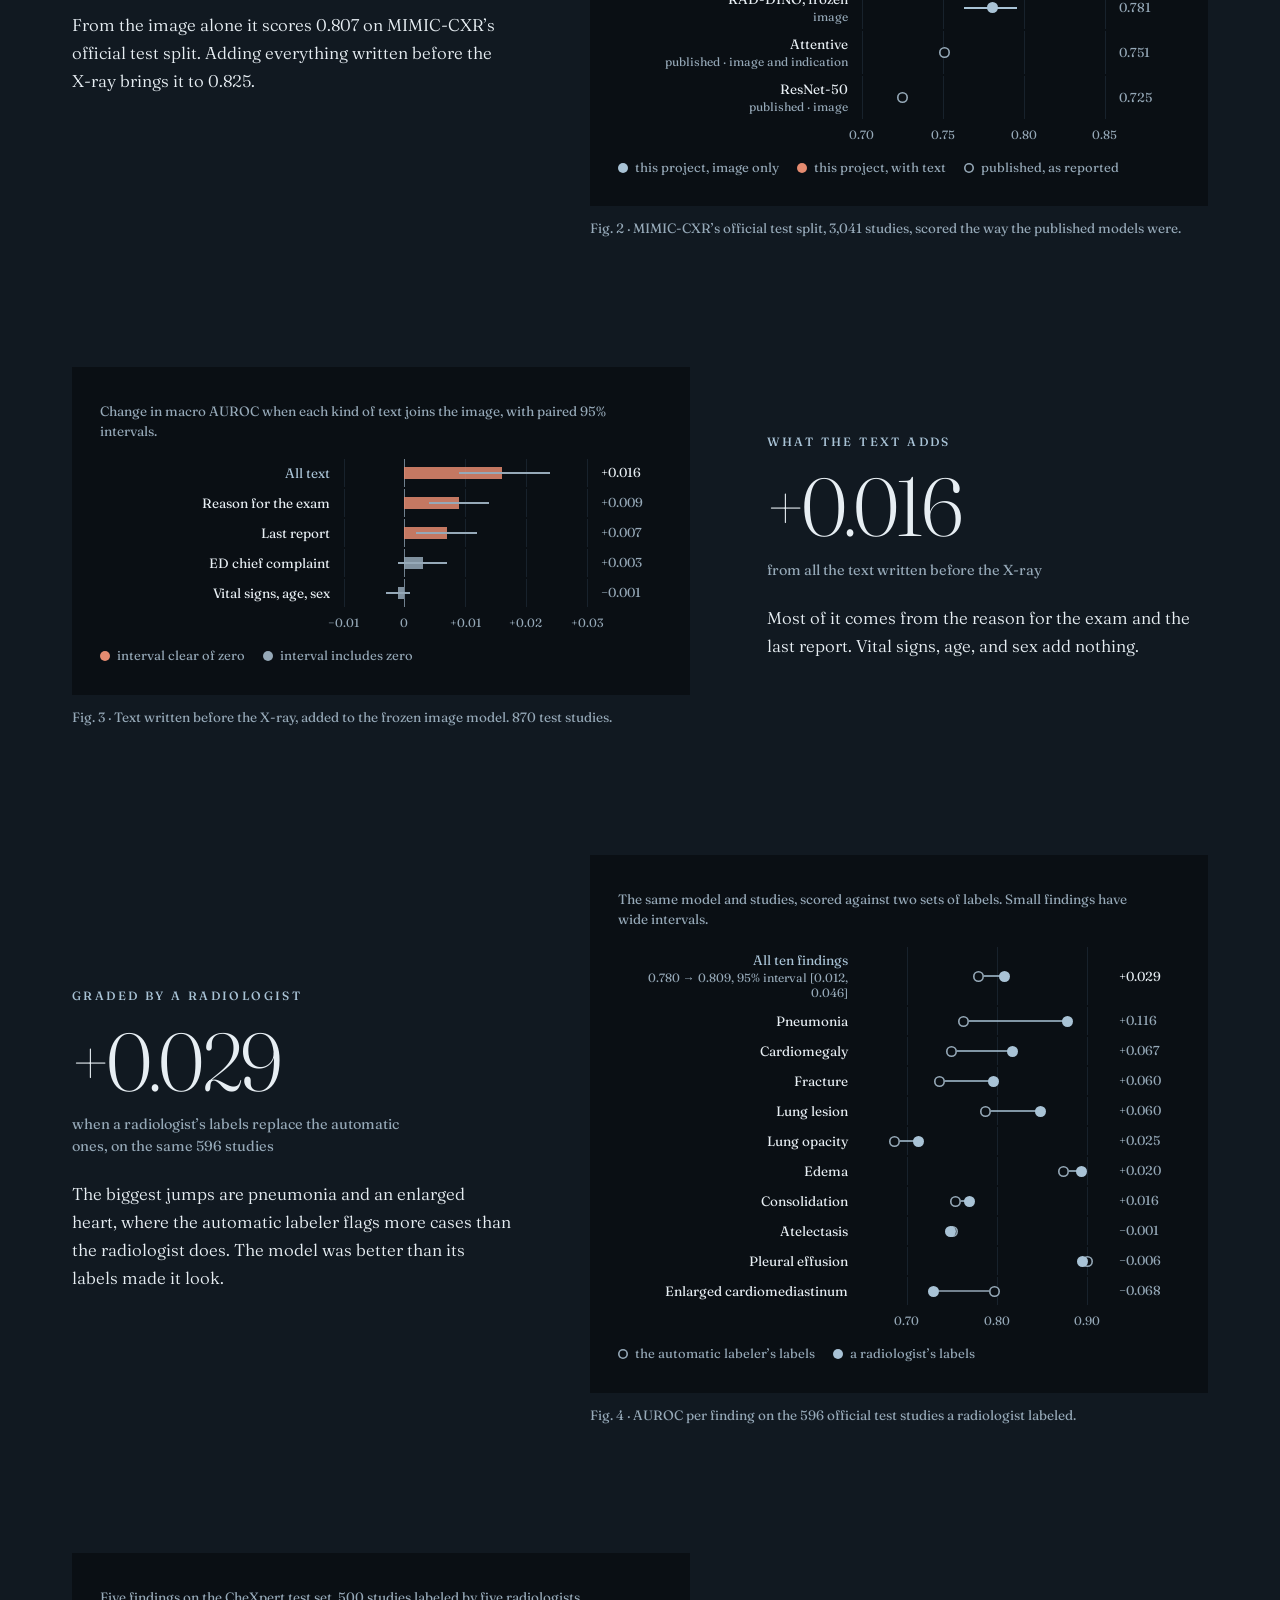
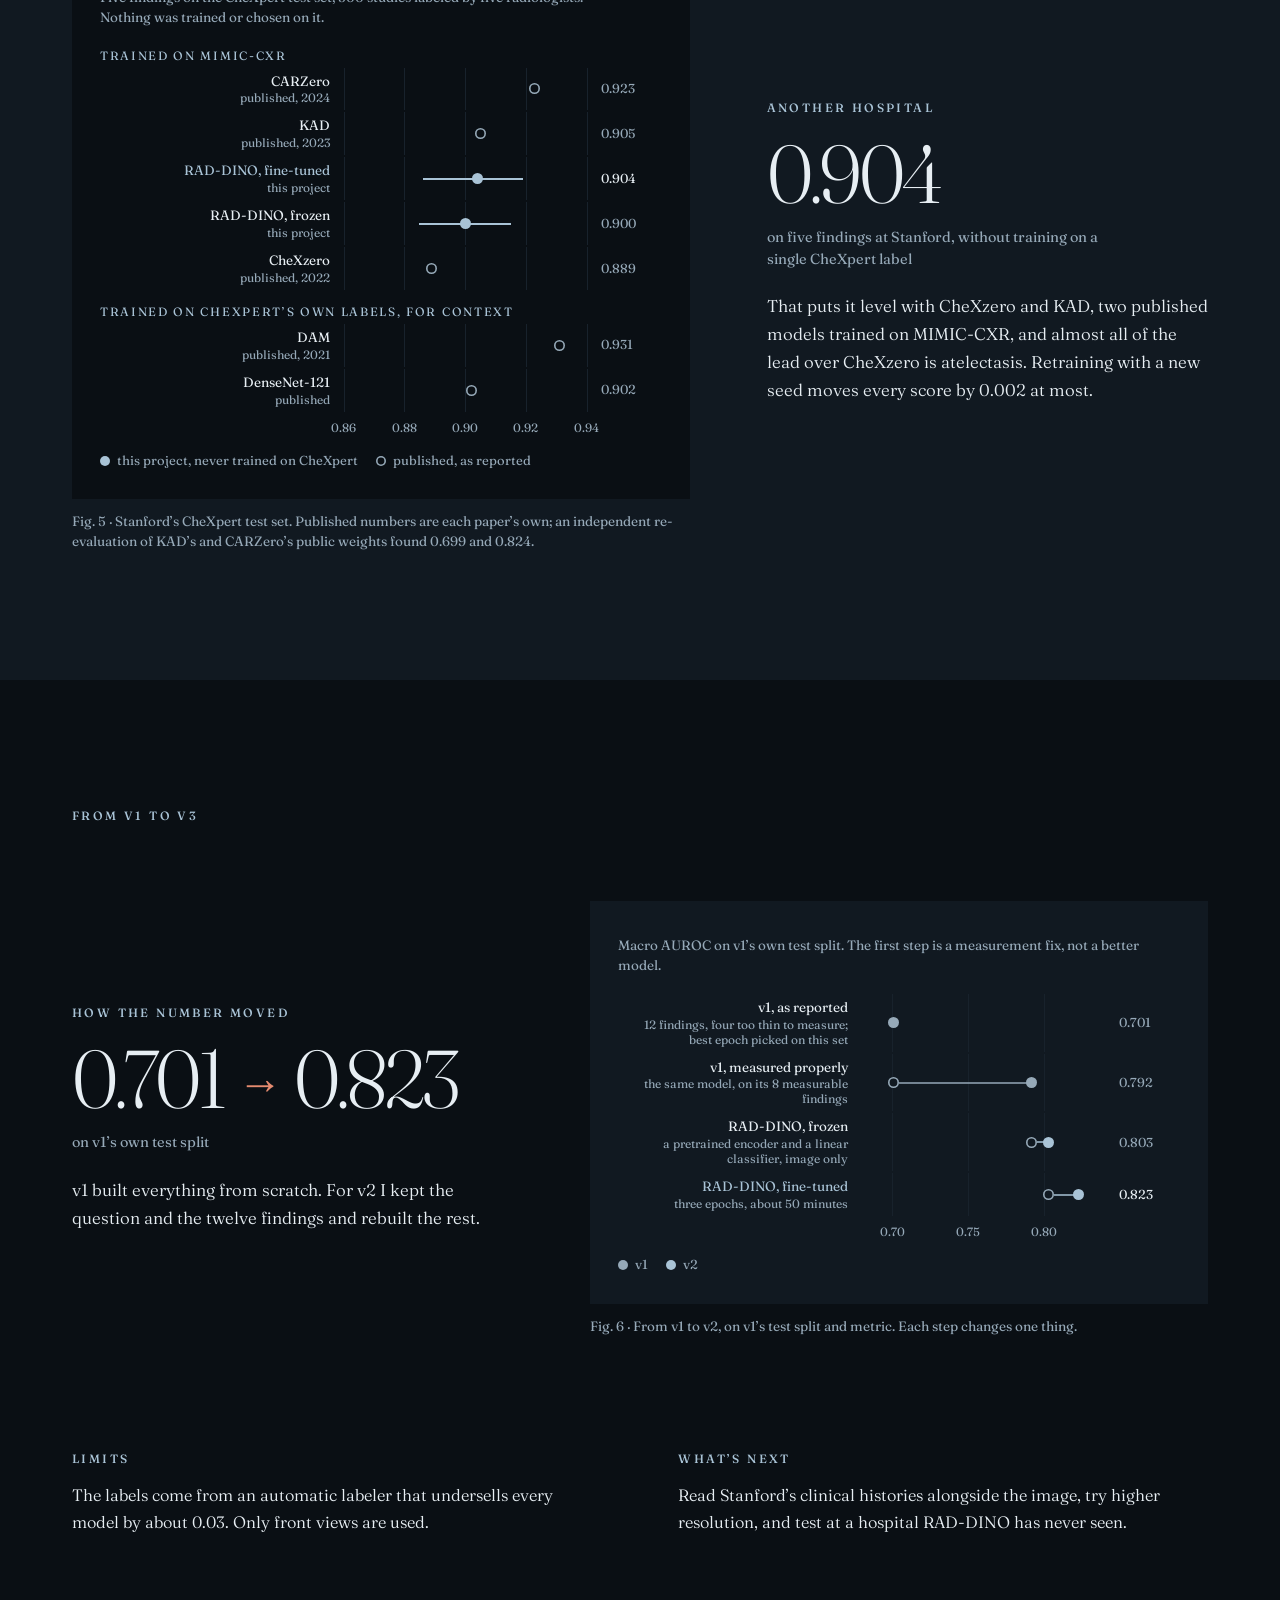
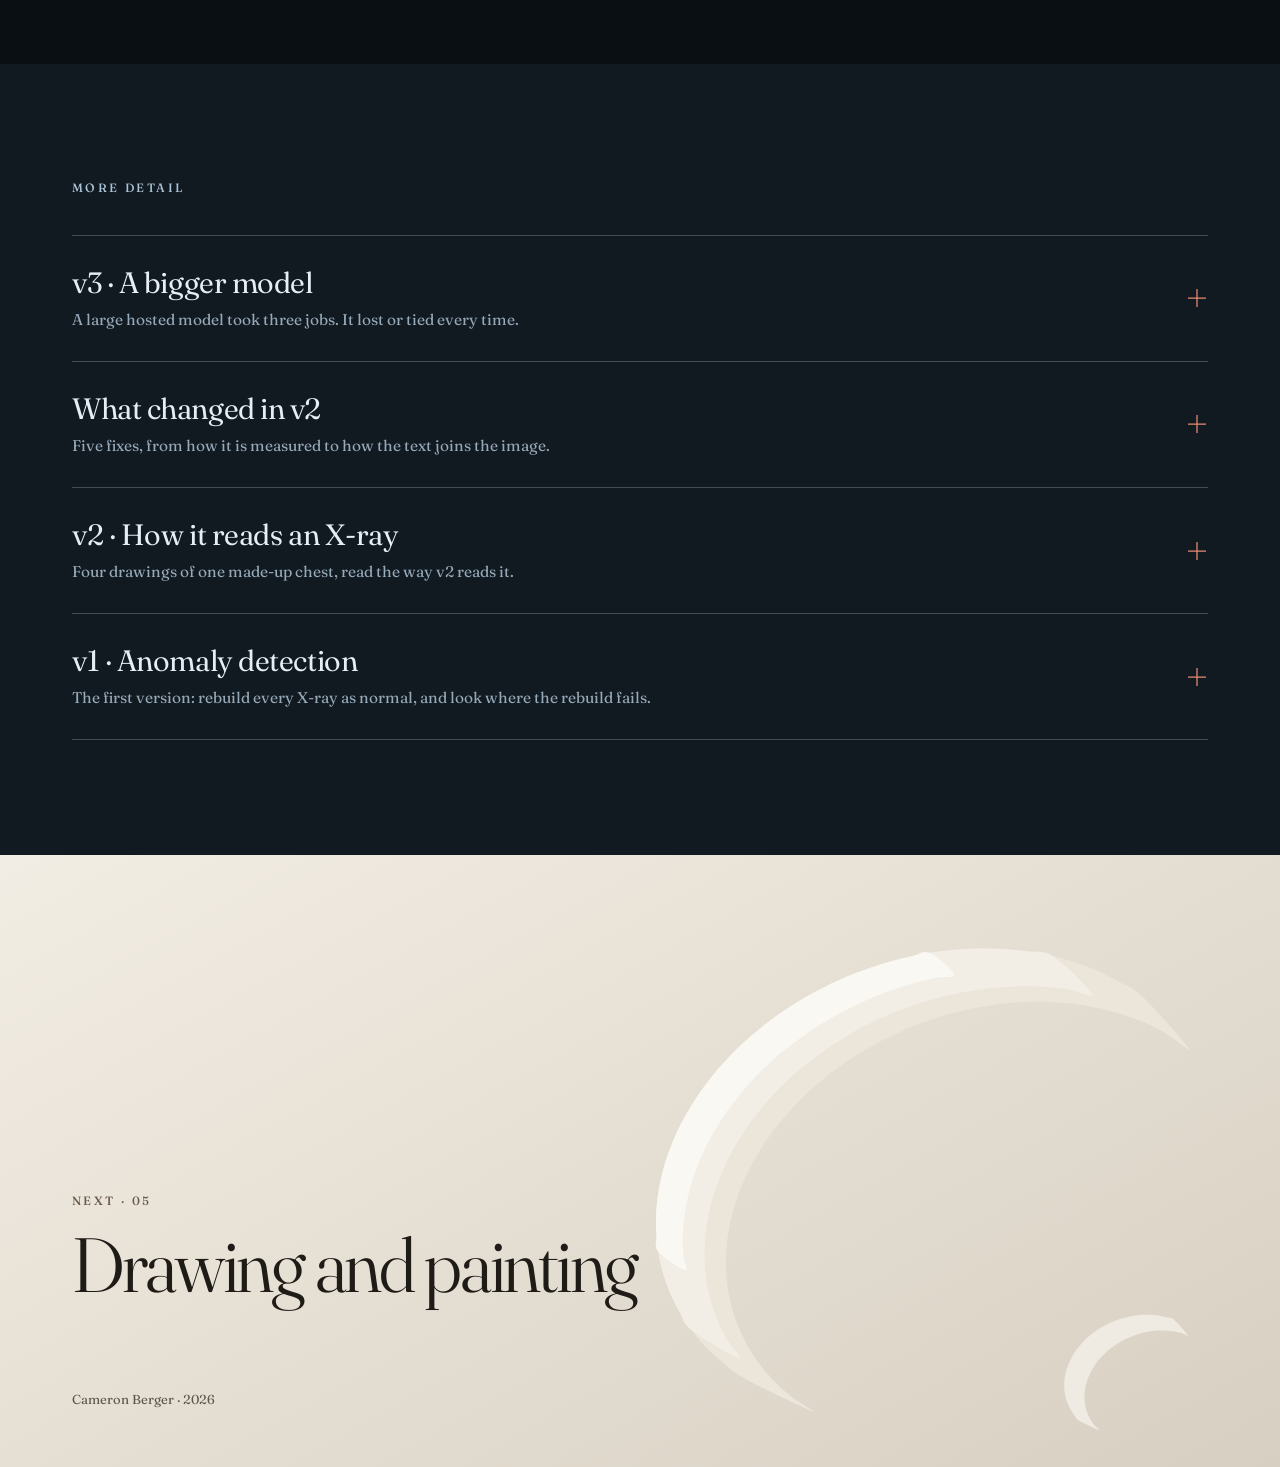
<file: work/chest-xray.html>
<!doctype html>
<html lang="en" class="page-project scheme-film" style="--next-hero: #ECE6DB">
<head>
  <meta charset="utf-8">
  <meta name="viewport" content="width=device-width, initial-scale=1">
  <title>Multimodal chest X-ray · Cameron Berger</title>
  <meta name="description" content="Can clinical context make a chest X-ray classifier better? A pretrained image encoder fused with text written before the X-ray, across twelve MIMIC-CXR findings.">
  <meta name="robots" content="noindex, nofollow"><!-- remove at launch -->
  <meta name="theme-color" content="#0C1218">
  <meta property="og:type" content="website">
  <meta property="og:title" content="Multimodal chest X-ray · Cameron Berger">
  <meta property="og:description" content="Can clinical context make a chest X-ray classifier better? A pretrained image encoder fused with text written before the X-ray, across twelve MIMIC-CXR findings.">
  <meta property="og:image" content="https://cam-berger.github.io/assets/img/og.jpg">
  <link rel="icon" href="../favicon.svg" type="image/svg+xml">
  <link rel="preconnect" href="https://fonts.googleapis.com">
  <link rel="preconnect" href="https://fonts.gstatic.com" crossorigin>
  <link rel="stylesheet" href="https://fonts.googleapis.com/css2?family=Fraunces:ital,opsz,wght,SOFT,WONK@0,9..144,100..900,0..100,0..1;1,9..144,100..900,0..100,0..1&display=swap">
  <link rel="stylesheet" href="../assets/css/main.css">
  <script src="../assets/js/motion.js"></script>
</head>
<body>
  <a class="skip-link" href="#main">Skip to content</a>

  <!-- ===== Header ===== -->
  <header class="site-header">
    <div class="wrap">
      <a class="brand" href="../index.html">Cameron Berger</a>
      <nav class="nav" aria-label="Main">
        <a href="../index.html#work">Work</a>
        <a href="../index.html#art">Art</a>
        <a href="../index.html#writing">Writing</a>
        <a href="../index.html#contact">Contact</a>
        <a class="nav-cv" href="../assets/cv.pdf">CV</a>
      </nav>
    </div>
  </header>

  <main id="main">

    <!-- ===== Hero · film, masked-view.svg =====
         The lede and tag come from the home card; the rest comes from the
         project repo and the CV. The background is a grid of patches with a
         glow behind it, never a radiograph, and the figure is a diagram on
         purpose: MIMIC-CXR images cannot be published under the PhysioNet
         data use agreement. -->
    <header class="p-hero">
      <div class="p-hero__art" aria-hidden="true"></div>
      <div class="wrap">
        <p class="label" data-reveal><span class="vt-num" data-vt="num-chest-xray" data-vt-self>04</span> · Multimodal ML</p>
        <h1 data-reveal data-vt="title-chest-xray" data-vt-self>Multimodal chest <span class="nowrap">X-ray</span></h1>
        <p class="p-hero__lede" data-reveal>Can clinical context make a chest <span class="nowrap">X-ray</span> classifier better? A pretrained image encoder fused with text written before the <span class="nowrap">X-ray</span>, across twelve <span class="nowrap">MIMIC-CXR</span> findings.</p>
      </div>
    </header>

    <!-- ===== Body ===== -->
    <div class="p-body">
      <div class="wrap">

        <dl class="p-meta" data-reveal>
          <div><dt class="label">Years</dt><dd>2025–2026 · Independent research</dd></div>
          <div><dt class="label">My role</dt><dd>Sole researcher and engineer</dd></div>
          <div><dt class="label">Status</dt><dd>Third version complete, October 2026.</dd></div>
        </dl>

        <!-- ===== Figure ===== -->
        <!-- v2, the version the results below describe. v1's pipeline is described
             under "From v1 to v2". -->
        <figure class="p-figure" data-reveal>
          <div class="diagram">
            <div class="diagram__row">
              <div class="diagram__col">
                <p class="diagram__head"><span class="n">1</span>Select</p>
                <p class="diagram__box"><b>Chest <span class="nowrap">X-ray</span></b><span>One frontal image per study, 518 px</span></p>
                <p class="diagram__box"><b>Text written before it</b><span>Why the exam was ordered, the ED chief complaint, the last report</span></p>
              </div>
              <span class="diagram__arrow" aria-hidden="true">→</span>
              <div class="diagram__col">
                <p class="diagram__head"><span class="n">2</span>Encode</p>
                <p class="diagram__box"><b>Image encoder</b><span>RAD-DINO, pretrained on 883,000 chest <span class="nowrap">X-rays</span>, fine-tuned for 3 epochs</span></p>
                <p class="diagram__box"><b>Text features</b><span>Simple word counts (TF-IDF); three BERT models tested, none better</span></p>
              </div>
              <span class="diagram__arrow" aria-hidden="true">→</span>
              <div class="diagram__col diagram__col--center">
                <p class="diagram__head"><span class="n">3</span>Combine</p>
                <p class="diagram__box"><b>One classifier</b><span>Image and text side by side. Letting the text steer attention didn’t help</span></p>
              </div>
              <span class="diagram__arrow" aria-hidden="true">→</span>
              <p class="diagram__end">12 findings</p>
            </div>
          </div>
          <figcaption>Fig. 1 · Only text written before the <span class="nowrap">X-ray</span> goes in, never the report the labels come from. The <span class="nowrap">X-rays</span> themselves can’t be shown here; the data use agreement doesn’t allow it.</figcaption>
        </figure>

        <div class="p-columns">

          <!-- ===== Main text ===== -->
          <!-- In the order of the project's own write-up: what it is, how well it
               performs, how it was developed. Numbers come from the repo's
               docs/ANALYSIS.md and its aggregate reports; the charts are written
               by incoming/scripts/cxr_figures.py between the "cxr chart" markers. -->
          <article class="p-main">
            <section aria-labelledby="problem" data-reveal>
              <h2 class="label" id="problem">The problem</h2>
              <p>A radiologist never reads a chest <span class="nowrap">X-ray</span> alone. They know why the patient came in, their vital signs, and their labs, and that context changes what they look for. Most models see only the image, and labeling images well enough to train them is slow and expensive.</p>
            </section>

            <section aria-labelledby="built" data-reveal>
              <h2 class="label" id="built">What I built</h2>
              <p>A pipeline that reads each chest <span class="nowrap">X-ray</span> in <span class="nowrap">MIMIC-CXR</span> along with what was written before it: why the exam was ordered, the ER chief complaint, and the patient’s last report. It starts from RAD-DINO, an image model already trained on 883,000 chest <span class="nowrap">X-rays</span>.</p>
            </section>

            <section aria-labelledby="how" data-reveal>
              <h2 class="label" id="how">How it works</h2>
              <ol class="steps" role="list">
                <li class="step">
                  <span class="step__n" aria-hidden="true">1</span>
                  <h3>Select</h3>
                  <p>One front-view image per study, and only text from before the scan.</p>
                </li>
                <li class="step">
                  <span class="step__n" aria-hidden="true">2</span>
                  <h3>Train</h3>
                  <p>Fine-tune RAD-DINO for three epochs, about 50 minutes on one GPU.</p>
                </li>
                <li class="step">
                  <span class="step__n" aria-hidden="true">3</span>
                  <h3>Score</h3>
                  <p>Make every choice on a validation split, then score each test set once.</p>
                </li>
              </ol>
            </section>

          </article>

          <!-- ===== Aside ===== -->
          <aside class="p-aside" aria-label="About this project">
            <section class="p-panel" data-reveal>
              <h2>Why it matters</h2>
              <p>This is my first attempt at the hard part of learning from many modalities at once, including clinical ones: fusing an image with the record around it, and proving the record helps. Here the record helps a little, every time, and measuring that honestly took more work than building the model.</p>
            </section>

            <section data-reveal>
              <h2 class="label">Tools</h2>
              <p>Python, PyTorch, Hugging Face Transformers, scikit-learn, pandas. Models: RAD-DINO, MedSigLIP, DINOv2 and DenseNet-121; TF-IDF, BERT, BiomedBERT and ClinicalBERT. Data: <span class="nowrap">MIMIC-CXR-JPG</span> 2.1.0 and its reports, <span class="nowrap">MIMIC-IV-ED</span> 2.2, <span class="nowrap">MIMIC-IV</span> 3.1, and the CheXpert test set. v3 also tried TypeSafe’s Jev. Compute: a laptop, plus about 16 hours of rented A100, GH200 and H100 time.</p>
            </section>

            <!-- No paper: this is a self-contained project. The repo holds the code and
                 the write-up (docs/ANALYSIS.md); MIMIC data never leaves PhysioNet. -->
            <section data-reveal>
              <h2 class="label">Code</h2>
              <ul role="list">
                <li><a href="https://github.com/cam-berger/MIMIC-CXR-Anomaly-Preprocessing">The analysis on GitHub</a></li>
              </ul>
            </section>

            <section data-reveal>
              <h2 class="label">Disclosure</h2>
              <p>Public. Built on credentialed PhysioNet data, so no patient images or records appear here. Every number is an aggregate.</p>
            </section>

            <section data-reveal>
              <h2 class="label">Related</h2>
              <ul role="list">
                <li><a href="gfm-interp.html">GFM-Interp</a></li>
              </ul>
            </section>
          </aside>

        </div>
      </div>
    </div>

    <!-- ===== Results: one finding per row, text and chart trading sides =====
         The numbers come from the project's docs/ANALYSIS.md and its aggregate
         reports; the charts are written by incoming/scripts/cxr_figures.py
         between the "cxr chart" markers. -->
    <section class="p-results" aria-labelledby="results-title">
      <div class="wrap">
        <h2 class="label" id="results-title" data-reveal>Results</h2>

        <div class="p-result" role="group" aria-labelledby="r-bench">
          <div class="p-result__text" data-reveal>
            <h3 class="label" id="r-bench">The standard benchmark</h3>
            <p class="p-result__stat">0.815</p>
            <p class="p-result__note">with the reason for the exam. The best published model with the same inputs gets 0.794.</p>
            <p>From the image alone it scores 0.807 on <span class="nowrap">MIMIC-CXR’s</span> official test split. Adding everything written before the <span class="nowrap">X-ray</span> brings it to 0.825.</p>
          </div>
          <div class="p-result__chart">
            <!-- cxr chart: bench: start -->
              <figure class="p-chart" data-reveal>
                <div class="p-chart__panel">
                  <p class="p-chart__sub">Macro AUROC with 95% intervals, on the official test split.</p>
                  <div class="hc" role="img" aria-label="Macro AUROC on the MIMIC-CXR benchmark: fine-tuned RAD-DINO 0.807 from the image, 0.815 with the reason for the exam, 0.825 with all text written before the X-ray; published MMBT 0.794, Attentive 0.751, ResNet-50 0.725."><div class="hc__row"><span class="hc__label">+ all text written before<i>image, reason for the exam, complaint, last report</i></span><span class="hc__track"><span class="hc__grid" style="left:0.00%"></span><span class="hc__grid" style="left:33.33%"></span><span class="hc__grid" style="left:66.67%"></span><span class="hc__grid" style="left:100.00%"></span><span class="hc__ci hc--text" style="left:74.00%;width:17.33%"></span><span class="hc__dot hc--text" style="left:83.33%"></span></span><span class="hc__val">0.825</span></div><div class="hc__row hc__row--key"><span class="hc__label">+ the reason for the exam<i>image and indication</i></span><span class="hc__track"><span class="hc__grid" style="left:0.00%"></span><span class="hc__grid" style="left:33.33%"></span><span class="hc__grid" style="left:66.67%"></span><span class="hc__grid" style="left:100.00%"></span><span class="hc__ci hc--text" style="left:67.33%;width:18.67%"></span><span class="hc__dot hc--text" style="left:76.67%"></span></span><span class="hc__val">0.815</span></div><div class="hc__row"><span class="hc__label">RAD-DINO, fine-tuned<i>image</i></span><span class="hc__track"><span class="hc__grid" style="left:0.00%"></span><span class="hc__grid" style="left:33.33%"></span><span class="hc__grid" style="left:66.67%"></span><span class="hc__grid" style="left:100.00%"></span><span class="hc__ci hc--img" style="left:60.67%;width:19.33%"></span><span class="hc__dot hc--img" style="left:71.33%"></span></span><span class="hc__val">0.807</span></div><div class="hc__row"><span class="hc__label">RAD-DINO, frozen, attention head<i>image</i></span><span class="hc__track"><span class="hc__grid" style="left:0.00%"></span><span class="hc__grid" style="left:33.33%"></span><span class="hc__grid" style="left:66.67%"></span><span class="hc__grid" style="left:100.00%"></span><span class="hc__ci hc--img" style="left:54.00%;width:20.00%"></span><span class="hc__dot hc--img" style="left:64.67%"></span></span><span class="hc__val">0.797</span></div><div class="hc__row"><span class="hc__label">MMBT<i>published · image and indication</i></span><span class="hc__track"><span class="hc__grid" style="left:0.00%"></span><span class="hc__grid" style="left:33.33%"></span><span class="hc__grid" style="left:66.67%"></span><span class="hc__grid" style="left:100.00%"></span><span class="hc__dot hc--pub hc__dot--hollow" style="left:62.67%"></span></span><span class="hc__val">0.794</span></div><div class="hc__row"><span class="hc__label">RAD-DINO, frozen<i>image</i></span><span class="hc__track"><span class="hc__grid" style="left:0.00%"></span><span class="hc__grid" style="left:33.33%"></span><span class="hc__grid" style="left:66.67%"></span><span class="hc__grid" style="left:100.00%"></span><span class="hc__ci hc--img" style="left:42.00%;width:22.00%"></span><span class="hc__dot hc--img" style="left:54.00%"></span></span><span class="hc__val">0.781</span></div><div class="hc__row"><span class="hc__label">Attentive<i>published · image and indication</i></span><span class="hc__track"><span class="hc__grid" style="left:0.00%"></span><span class="hc__grid" style="left:33.33%"></span><span class="hc__grid" style="left:66.67%"></span><span class="hc__grid" style="left:100.00%"></span><span class="hc__dot hc--pub hc__dot--hollow" style="left:34.00%"></span></span><span class="hc__val">0.751</span></div><div class="hc__row"><span class="hc__label">ResNet-50<i>published · image</i></span><span class="hc__track"><span class="hc__grid" style="left:0.00%"></span><span class="hc__grid" style="left:33.33%"></span><span class="hc__grid" style="left:66.67%"></span><span class="hc__grid" style="left:100.00%"></span><span class="hc__dot hc--pub hc__dot--hollow" style="left:16.67%"></span></span><span class="hc__val">0.725</span></div><div class="hc__row hc__row--axis"><span></span><span class="hc__track hc__track--axis"><span class="hc__tick" style="left:0.00%">0.70</span><span class="hc__tick" style="left:33.33%">0.75</span><span class="hc__tick" style="left:66.67%">0.80</span><span class="hc__tick" style="left:100.00%">0.85</span></span><span></span></div></div>
                  <ul class="p-chart__legend" role="list"><li><span class="hc__swatch hc--img" aria-hidden="true"></span>this project, image only</li><li><span class="hc__swatch hc--text" aria-hidden="true"></span>this project, with text</li><li><span class="hc__swatch hc--pub hc__dot--hollow" aria-hidden="true"></span>published, as reported</li></ul>
                </div>
                <figcaption>Fig. 2 · <span class="nowrap">MIMIC-CXR’s</span> official test split, 3,041 studies, scored the way the published models were.</figcaption>
              </figure>
            <!-- cxr chart: bench: end -->
          </div>
        </div>

        <div class="p-result p-result--flip" role="group" aria-labelledby="r-text">
          <div class="p-result__text" data-reveal>
            <h3 class="label" id="r-text">What the text adds</h3>
            <p class="p-result__stat">+0.016</p>
            <p class="p-result__note">from all the text written before the <span class="nowrap">X-ray</span></p>
            <p>Most of it comes from the reason for the exam and the last report. Vital signs, age, and sex add nothing.</p>
          </div>
          <div class="p-result__chart">
            <!-- cxr chart: text: start -->
              <figure class="p-chart" data-reveal>
                <div class="p-chart__panel">
                  <p class="p-chart__sub">Change in macro AUROC when each kind of text joins the image, with paired 95% intervals.</p>
                  <div class="hc" role="img" aria-label="Change in macro AUROC when text joins the image: all text +0.016, the reason for the exam +0.009, the last report +0.007, the ED chief complaint +0.003, vital signs, age and sex −0.001."><div class="hc__row hc__row--key"><span class="hc__label">All text</span><span class="hc__track"><span class="hc__grid" style="left:0.00%"></span><span class="hc__grid" style="left:25.00%"></span><span class="hc__grid" style="left:50.00%"></span><span class="hc__grid" style="left:75.00%"></span><span class="hc__grid" style="left:100.00%"></span><span class="hc__zero" style="left:25.00%"></span><span class="hc__bar hc--text" style="left:25.00%;width:40.00%"></span><span class="hc__ci hc--pub" style="left:47.50%;width:37.50%"></span></span><span class="hc__val">+0.016</span></div><div class="hc__row"><span class="hc__label">Reason for the exam</span><span class="hc__track"><span class="hc__grid" style="left:0.00%"></span><span class="hc__grid" style="left:25.00%"></span><span class="hc__grid" style="left:50.00%"></span><span class="hc__grid" style="left:75.00%"></span><span class="hc__grid" style="left:100.00%"></span><span class="hc__zero" style="left:25.00%"></span><span class="hc__bar hc--text" style="left:25.00%;width:22.50%"></span><span class="hc__ci hc--pub" style="left:35.00%;width:25.00%"></span></span><span class="hc__val">+0.009</span></div><div class="hc__row"><span class="hc__label">Last report</span><span class="hc__track"><span class="hc__grid" style="left:0.00%"></span><span class="hc__grid" style="left:25.00%"></span><span class="hc__grid" style="left:50.00%"></span><span class="hc__grid" style="left:75.00%"></span><span class="hc__grid" style="left:100.00%"></span><span class="hc__zero" style="left:25.00%"></span><span class="hc__bar hc--text" style="left:25.00%;width:17.50%"></span><span class="hc__ci hc--pub" style="left:30.00%;width:25.00%"></span></span><span class="hc__val">+0.007</span></div><div class="hc__row"><span class="hc__label">ED chief complaint</span><span class="hc__track"><span class="hc__grid" style="left:0.00%"></span><span class="hc__grid" style="left:25.00%"></span><span class="hc__grid" style="left:50.00%"></span><span class="hc__grid" style="left:75.00%"></span><span class="hc__grid" style="left:100.00%"></span><span class="hc__zero" style="left:25.00%"></span><span class="hc__bar hc--pub" style="left:25.00%;width:7.50%"></span><span class="hc__ci hc--pub" style="left:22.50%;width:20.00%"></span></span><span class="hc__val">+0.003</span></div><div class="hc__row"><span class="hc__label">Vital signs, age, sex</span><span class="hc__track"><span class="hc__grid" style="left:0.00%"></span><span class="hc__grid" style="left:25.00%"></span><span class="hc__grid" style="left:50.00%"></span><span class="hc__grid" style="left:75.00%"></span><span class="hc__grid" style="left:100.00%"></span><span class="hc__zero" style="left:25.00%"></span><span class="hc__bar hc--pub" style="left:22.50%;width:2.50%"></span><span class="hc__ci hc--pub" style="left:17.50%;width:10.00%"></span></span><span class="hc__val">−0.001</span></div><div class="hc__row hc__row--axis"><span></span><span class="hc__track hc__track--axis"><span class="hc__tick" style="left:0.00%">−0.01</span><span class="hc__tick" style="left:25.00%">0</span><span class="hc__tick" style="left:50.00%">+0.01</span><span class="hc__tick" style="left:75.00%">+0.02</span><span class="hc__tick" style="left:100.00%">+0.03</span></span><span></span></div></div>
                  <ul class="p-chart__legend" role="list"><li><span class="hc__swatch hc--text" aria-hidden="true"></span>interval clear of zero</li><li><span class="hc__swatch hc--pub" aria-hidden="true"></span>interval includes zero</li></ul>
                </div>
                <figcaption>Fig. 3 · Text written before the <span class="nowrap">X-ray</span>, added to the frozen image model. 870 test studies.</figcaption>
              </figure>
            <!-- cxr chart: text: end -->
          </div>
        </div>

        <div class="p-result" role="group" aria-labelledby="r-radiologist">
          <div class="p-result__text" data-reveal>
            <h3 class="label" id="r-radiologist">Graded by a radiologist</h3>
            <p class="p-result__stat">+0.029</p>
            <p class="p-result__note">when a radiologist’s labels replace the automatic ones, on the same 596 studies</p>
            <p>The biggest jumps are pneumonia and an enlarged heart, where the automatic labeler flags more cases than the radiologist does. The model was better than its labels made it look.</p>
          </div>
          <div class="p-result__chart">
            <!-- cxr chart: radiologist: start -->
              <figure class="p-chart" data-reveal>
                <div class="p-chart__panel">
                  <p class="p-chart__sub">The same model and studies, scored against two sets of labels. Small findings have wide intervals.</p>
                  <div class="hc" role="img" aria-label="Macro AUROC against the automatic labeler and against a radiologist on 596 studies: 0.780 and 0.809, a gain of 0.029. Largest gains: pneumonia +0.116, cardiomegaly +0.067."><div class="hc__row hc__row--key"><span class="hc__label">All ten findings<i>0.780 → 0.809, 95% interval [0.012, 0.046]</i></span><span class="hc__track"><span class="hc__grid" style="left:18.52%"></span><span class="hc__grid" style="left:55.56%"></span><span class="hc__grid" style="left:92.59%"></span><span class="hc__link hc--img" style="left:48.15%;width:10.74%"></span><span class="hc__dot hc--pub hc__dot--hollow" style="left:48.15%"></span><span class="hc__dot hc--img" style="left:58.89%"></span></span><span class="hc__val">+0.029</span></div><div class="hc__row"><span class="hc__label">Pneumonia</span><span class="hc__track"><span class="hc__grid" style="left:18.52%"></span><span class="hc__grid" style="left:55.56%"></span><span class="hc__grid" style="left:92.59%"></span><span class="hc__link hc--img" style="left:41.85%;width:42.96%"></span><span class="hc__dot hc--pub hc__dot--hollow" style="left:41.85%"></span><span class="hc__dot hc--img" style="left:84.81%"></span></span><span class="hc__val">+0.116</span></div><div class="hc__row"><span class="hc__label">Cardiomegaly</span><span class="hc__track"><span class="hc__grid" style="left:18.52%"></span><span class="hc__grid" style="left:55.56%"></span><span class="hc__grid" style="left:92.59%"></span><span class="hc__link hc--img" style="left:37.04%;width:24.81%"></span><span class="hc__dot hc--pub hc__dot--hollow" style="left:37.04%"></span><span class="hc__dot hc--img" style="left:61.85%"></span></span><span class="hc__val">+0.067</span></div><div class="hc__row"><span class="hc__label">Fracture</span><span class="hc__track"><span class="hc__grid" style="left:18.52%"></span><span class="hc__grid" style="left:55.56%"></span><span class="hc__grid" style="left:92.59%"></span><span class="hc__link hc--img" style="left:32.22%;width:21.85%"></span><span class="hc__dot hc--pub hc__dot--hollow" style="left:32.22%"></span><span class="hc__dot hc--img" style="left:54.07%"></span></span><span class="hc__val">+0.060</span></div><div class="hc__row"><span class="hc__label">Lung lesion</span><span class="hc__track"><span class="hc__grid" style="left:18.52%"></span><span class="hc__grid" style="left:55.56%"></span><span class="hc__grid" style="left:92.59%"></span><span class="hc__link hc--img" style="left:51.11%;width:22.59%"></span><span class="hc__dot hc--pub hc__dot--hollow" style="left:51.11%"></span><span class="hc__dot hc--img" style="left:73.70%"></span></span><span class="hc__val">+0.060</span></div><div class="hc__row"><span class="hc__label">Lung opacity</span><span class="hc__track"><span class="hc__grid" style="left:18.52%"></span><span class="hc__grid" style="left:55.56%"></span><span class="hc__grid" style="left:92.59%"></span><span class="hc__link hc--img" style="left:13.70%;width:9.63%"></span><span class="hc__dot hc--pub hc__dot--hollow" style="left:13.70%"></span><span class="hc__dot hc--img" style="left:23.33%"></span></span><span class="hc__val">+0.025</span></div><div class="hc__row"><span class="hc__label">Edema</span><span class="hc__track"><span class="hc__grid" style="left:18.52%"></span><span class="hc__grid" style="left:55.56%"></span><span class="hc__grid" style="left:92.59%"></span><span class="hc__link hc--img" style="left:82.96%;width:7.41%"></span><span class="hc__dot hc--pub hc__dot--hollow" style="left:82.96%"></span><span class="hc__dot hc--img" style="left:90.37%"></span></span><span class="hc__val">+0.020</span></div><div class="hc__row"><span class="hc__label">Consolidation</span><span class="hc__track"><span class="hc__grid" style="left:18.52%"></span><span class="hc__grid" style="left:55.56%"></span><span class="hc__grid" style="left:92.59%"></span><span class="hc__link hc--img" style="left:38.52%;width:5.93%"></span><span class="hc__dot hc--pub hc__dot--hollow" style="left:38.52%"></span><span class="hc__dot hc--img" style="left:44.44%"></span></span><span class="hc__val">+0.016</span></div><div class="hc__row"><span class="hc__label">Atelectasis</span><span class="hc__track"><span class="hc__grid" style="left:18.52%"></span><span class="hc__grid" style="left:55.56%"></span><span class="hc__grid" style="left:92.59%"></span><span class="hc__link hc--pub" style="left:36.67%;width:0.74%"></span><span class="hc__dot hc--pub hc__dot--hollow" style="left:37.41%"></span><span class="hc__dot hc--img" style="left:36.67%"></span></span><span class="hc__val">−0.001</span></div><div class="hc__row"><span class="hc__label">Pleural effusion</span><span class="hc__track"><span class="hc__grid" style="left:18.52%"></span><span class="hc__grid" style="left:55.56%"></span><span class="hc__grid" style="left:92.59%"></span><span class="hc__link hc--pub" style="left:90.74%;width:2.22%"></span><span class="hc__dot hc--pub hc__dot--hollow" style="left:92.96%"></span><span class="hc__dot hc--img" style="left:90.74%"></span></span><span class="hc__val">−0.006</span></div><div class="hc__row"><span class="hc__label">Enlarged cardiomediastinum</span><span class="hc__track"><span class="hc__grid" style="left:18.52%"></span><span class="hc__grid" style="left:55.56%"></span><span class="hc__grid" style="left:92.59%"></span><span class="hc__link hc--pub" style="left:29.63%;width:25.19%"></span><span class="hc__dot hc--pub hc__dot--hollow" style="left:54.81%"></span><span class="hc__dot hc--img" style="left:29.63%"></span></span><span class="hc__val">−0.068</span></div><div class="hc__row hc__row--axis"><span></span><span class="hc__track hc__track--axis"><span class="hc__tick" style="left:18.52%">0.70</span><span class="hc__tick" style="left:55.56%">0.80</span><span class="hc__tick" style="left:92.59%">0.90</span></span><span></span></div></div>
                  <ul class="p-chart__legend" role="list"><li><span class="hc__swatch hc--pub hc__dot--hollow" aria-hidden="true"></span>the automatic labeler’s labels</li><li><span class="hc__swatch hc--img" aria-hidden="true"></span>a radiologist’s labels</li></ul>
                </div>
                <figcaption>Fig. 4 · AUROC per finding on the 596 official test studies a radiologist labeled.</figcaption>
              </figure>
            <!-- cxr chart: radiologist: end -->
          </div>
        </div>

        <div class="p-result p-result--flip" role="group" aria-labelledby="r-chexpert">
          <div class="p-result__text" data-reveal>
            <h3 class="label" id="r-chexpert">Another hospital</h3>
            <p class="p-result__stat">0.904</p>
            <p class="p-result__note">on five findings at Stanford, without training on a single CheXpert label</p>
            <p>That puts it level with CheXzero and KAD, two published models trained on <span class="nowrap">MIMIC-CXR</span>, and almost all of the lead over CheXzero is atelectasis. Retraining with a new seed moves every score by 0.002 at most.</p>
          </div>
          <div class="p-result__chart">
            <!-- cxr chart: chexpert: start -->
              <figure class="p-chart" data-reveal>
                <div class="p-chart__panel">
                  <p class="p-chart__sub">Five findings on the CheXpert test set, 500 studies labeled by five radiologists. Nothing was trained or chosen on it.</p>
                  <div class="hc" role="img" aria-label="Mean AUROC over five findings on the CheXpert test set: this project&#x27;s fine-tuned model 0.904, frozen 0.900; CheXzero 0.889, KAD 0.905, CARZero 0.923; trained on CheXpert&#x27;s own labels, DenseNet-121 0.902 and DAM 0.931."><span class="hc__group">Trained on MIMIC-CXR</span><div class="hc__row"><span class="hc__label">CARZero<i>published, 2024</i></span><span class="hc__track"><span class="hc__grid" style="left:0.00%"></span><span class="hc__grid" style="left:25.00%"></span><span class="hc__grid" style="left:50.00%"></span><span class="hc__grid" style="left:75.00%"></span><span class="hc__grid" style="left:100.00%"></span><span class="hc__dot hc--pub hc__dot--hollow" style="left:78.75%"></span></span><span class="hc__val">0.923</span></div><div class="hc__row"><span class="hc__label">KAD<i>published, 2023</i></span><span class="hc__track"><span class="hc__grid" style="left:0.00%"></span><span class="hc__grid" style="left:25.00%"></span><span class="hc__grid" style="left:50.00%"></span><span class="hc__grid" style="left:75.00%"></span><span class="hc__grid" style="left:100.00%"></span><span class="hc__dot hc--pub hc__dot--hollow" style="left:56.25%"></span></span><span class="hc__val">0.905</span></div><div class="hc__row hc__row--key"><span class="hc__label">RAD-DINO, fine-tuned<i>this project</i></span><span class="hc__track"><span class="hc__grid" style="left:0.00%"></span><span class="hc__grid" style="left:25.00%"></span><span class="hc__grid" style="left:50.00%"></span><span class="hc__grid" style="left:75.00%"></span><span class="hc__grid" style="left:100.00%"></span><span class="hc__ci hc--img" style="left:32.50%;width:41.25%"></span><span class="hc__dot hc--img" style="left:55.00%"></span></span><span class="hc__val">0.904</span></div><div class="hc__row"><span class="hc__label">RAD-DINO, frozen<i>this project</i></span><span class="hc__track"><span class="hc__grid" style="left:0.00%"></span><span class="hc__grid" style="left:25.00%"></span><span class="hc__grid" style="left:50.00%"></span><span class="hc__grid" style="left:75.00%"></span><span class="hc__grid" style="left:100.00%"></span><span class="hc__ci hc--img" style="left:31.25%;width:37.50%"></span><span class="hc__dot hc--img" style="left:50.00%"></span></span><span class="hc__val">0.900</span></div><div class="hc__row"><span class="hc__label">CheXzero<i>published, 2022</i></span><span class="hc__track"><span class="hc__grid" style="left:0.00%"></span><span class="hc__grid" style="left:25.00%"></span><span class="hc__grid" style="left:50.00%"></span><span class="hc__grid" style="left:75.00%"></span><span class="hc__grid" style="left:100.00%"></span><span class="hc__dot hc--pub hc__dot--hollow" style="left:36.25%"></span></span><span class="hc__val">0.889</span></div><span class="hc__group">Trained on CheXpert’s own labels, for context</span><div class="hc__row"><span class="hc__label">DAM<i>published, 2021</i></span><span class="hc__track"><span class="hc__grid" style="left:0.00%"></span><span class="hc__grid" style="left:25.00%"></span><span class="hc__grid" style="left:50.00%"></span><span class="hc__grid" style="left:75.00%"></span><span class="hc__grid" style="left:100.00%"></span><span class="hc__dot hc--pub hc__dot--hollow" style="left:88.75%"></span></span><span class="hc__val">0.931</span></div><div class="hc__row"><span class="hc__label">DenseNet-121<i>published</i></span><span class="hc__track"><span class="hc__grid" style="left:0.00%"></span><span class="hc__grid" style="left:25.00%"></span><span class="hc__grid" style="left:50.00%"></span><span class="hc__grid" style="left:75.00%"></span><span class="hc__grid" style="left:100.00%"></span><span class="hc__dot hc--pub hc__dot--hollow" style="left:52.50%"></span></span><span class="hc__val">0.902</span></div><div class="hc__row hc__row--axis"><span></span><span class="hc__track hc__track--axis"><span class="hc__tick" style="left:0.00%">0.86</span><span class="hc__tick" style="left:25.00%">0.88</span><span class="hc__tick" style="left:50.00%">0.90</span><span class="hc__tick" style="left:75.00%">0.92</span><span class="hc__tick" style="left:100.00%">0.94</span></span><span></span></div></div>
                  <ul class="p-chart__legend" role="list"><li><span class="hc__swatch hc--img" aria-hidden="true"></span>this project, never trained on CheXpert</li><li><span class="hc__swatch hc--pub hc__dot--hollow" aria-hidden="true"></span>published, as reported</li></ul>
                </div>
                <figcaption>Fig. 5 · Stanford’s CheXpert test set. Published numbers are each paper’s own; an independent re-evaluation of KAD’s and CARZero’s public weights found 0.699 and 0.824.</figcaption>
              </figure>
            <!-- cxr chart: chexpert: end -->
          </div>
        </div>
      </div>
    </section>

    <!-- ===== From v1 to v3 ===== -->
    <section class="p-history" aria-labelledby="v1v2">
      <div class="wrap">
        <h2 class="label" id="v1v2" data-reveal>From v1 to v3</h2>
        <div class="p-result" role="group" aria-labelledby="r-moved">
          <div class="p-result__text" data-reveal>
            <h3 class="label" id="r-moved">How the number moved</h3>
            <p class="p-result__stat">0.701 <span class="p-result__arrow" aria-hidden="true">→</span> 0.823</p>
            <p class="p-result__note">on v1’s own test split</p>
            <p>v1 built everything from scratch. For v2 I kept the question and the twelve findings and rebuilt the rest.</p>
          </div>
          <div class="p-result__chart">
            <!-- cxr chart: staircase: start -->
              <figure class="p-chart" data-reveal>
                <div class="p-chart__panel">
                  <p class="p-chart__sub">Macro AUROC on v1’s own test split. The first step is a measurement fix, not a better model.</p>
                  <div class="hc" role="img" aria-label="On v1&#x27;s own test split: v1 as reported 0.701; the same model measured properly 0.792; frozen RAD-DINO from the image alone 0.803; fine-tuned RAD-DINO 0.823."><div class="hc__row"><span class="hc__label">v1, as reported<i>12 findings, four too thin to measure; best epoch picked on this set</i></span><span class="hc__track"><span class="hc__grid" style="left:12.50%"></span><span class="hc__grid" style="left:43.75%"></span><span class="hc__grid" style="left:75.00%"></span><span class="hc__dot hc--pub" style="left:13.12%"></span></span><span class="hc__val">0.701</span></div><div class="hc__row"><span class="hc__label">v1, measured properly<i>the same model, on its 8 measurable findings</i></span><span class="hc__track"><span class="hc__grid" style="left:12.50%"></span><span class="hc__grid" style="left:43.75%"></span><span class="hc__grid" style="left:75.00%"></span><span class="hc__link hc--pub" style="left:13.12%;width:56.88%"></span><span class="hc__dot hc--pub hc__dot--hollow" style="left:13.12%"></span><span class="hc__dot hc--pub" style="left:70.00%"></span></span><span class="hc__val">0.792</span></div><div class="hc__row"><span class="hc__label">RAD-DINO, frozen<i>a pretrained encoder and a linear classifier, image only</i></span><span class="hc__track"><span class="hc__grid" style="left:12.50%"></span><span class="hc__grid" style="left:43.75%"></span><span class="hc__grid" style="left:75.00%"></span><span class="hc__link hc--img" style="left:70.00%;width:6.88%"></span><span class="hc__dot hc--pub hc__dot--hollow" style="left:70.00%"></span><span class="hc__dot hc--img" style="left:76.88%"></span></span><span class="hc__val">0.803</span></div><div class="hc__row hc__row--key"><span class="hc__label">RAD-DINO, fine-tuned<i>three epochs, about 50 minutes</i></span><span class="hc__track"><span class="hc__grid" style="left:12.50%"></span><span class="hc__grid" style="left:43.75%"></span><span class="hc__grid" style="left:75.00%"></span><span class="hc__link hc--img" style="left:76.88%;width:12.50%"></span><span class="hc__dot hc--pub hc__dot--hollow" style="left:76.88%"></span><span class="hc__dot hc--img" style="left:89.37%"></span></span><span class="hc__val">0.823</span></div><div class="hc__row hc__row--axis"><span></span><span class="hc__track hc__track--axis"><span class="hc__tick" style="left:12.50%">0.70</span><span class="hc__tick" style="left:43.75%">0.75</span><span class="hc__tick" style="left:75.00%">0.80</span></span><span></span></div></div>
                  <ul class="p-chart__legend" role="list"><li><span class="hc__swatch hc--pub" aria-hidden="true"></span>v1</li><li><span class="hc__swatch hc--img" aria-hidden="true"></span>v2</li></ul>
                </div>
                <figcaption>Fig. 6 · From v1 to v2, on v1’s test split and metric. Each step changes one thing.</figcaption>
              </figure>
            <!-- cxr chart: staircase: end -->
          </div>
        </div>



        <div class="p-limits" data-reveal>
          <div>
            <h3 class="label" id="limits">Limits</h3>
            <p>The labels come from an automatic labeler that undersells every model by about 0.03. Only front views are used.</p>
          </div>
          <div>
            <h3 class="label" id="next">What’s next</h3>
            <p>Read Stanford’s clinical histories alongside the image, try higher resolution, and test at a hospital RAD-DINO has never seen.</p>
          </div>
        </div>
      </div>
    </section>

    <!-- ===== More detail: four sections that open on a click =====
         The v3 test, what changed in v2, and the two "how it works" plates:
         v2's and v1's, each drawn on the same made-up chest, never a patient
         (v2's note and scores are made up; Fig. 10's numbers are averages over
         the validation split, from the project repo). They are <details>,
         closed until asked for, so the page proper ends at Limits and What's
         next. The charts and panels inside are still generated between their
         markers: cxr_figures.py (jev), v2_layer.py ("v2 panels") and
         anomaly_layer.py ("panels"). -->
    <section class="p-more" aria-labelledby="more-title">
      <div class="wrap">
        <h2 class="label" id="more-title" data-reveal>More detail</h2>

        <details class="p-more__item" data-reveal>
          <summary>
            <h3 id="r-v3">v3 · A bigger model</h3>
            <small>A large hosted model took three jobs. It lost or tied every time.</small>
            <svg class="p-more__icon" viewBox="0 0 22 22" width="22" height="22" aria-hidden="true" focusable="false"><path d="M11 2v18M2 11h18"/></svg>
          </summary>
          <div class="p-more__body">
            <div class="p-result p-result--flip" role="group" aria-labelledby="r-v3">
              <div class="p-result__text" data-reveal>
                <p class="p-result__stat">0 of 3</p>
                <p class="p-result__note">jobs where TypeSafe’s Jev beat v2’s simple tools</p>
                <p>For v3 I tested whether a large hosted model could do better. Jev took three jobs: final classifier, report labeler and source of training labels. It lost or tied every time. Its one big win, on Stanford’s test set, came from how two findings are labeled there, and a one-line rule gets most of it back.</p>
              </div>
              <div class="p-result__chart">
                <!-- cxr chart: jev: start -->
              <figure class="p-chart" data-reveal>
                <div class="p-chart__panel">
                  <p class="p-chart__sub">Jev minus v2’s simpler tool for each job, macro AUROC with 95% intervals.</p>
                  <div class="hc" role="img" aria-label="Jev minus v2&#x27;s simpler tool, in macro AUROC: as the final classifier −0.024, as a report labeler −0.026, as training labels +0.005 on the CheXpert test set and +0.001 on the MIMIC radiologist&#x27;s studies, both within noise."><div class="hc__row"><span class="hc__label">As the final classifier<i>against a logistic regression with the same inputs</i></span><span class="hc__track"><span class="hc__grid" style="left:12.50%"></span><span class="hc__grid" style="left:37.50%"></span><span class="hc__grid" style="left:62.50%"></span><span class="hc__grid" style="left:87.50%"></span><span class="hc__zero" style="left:62.50%"></span><span class="hc__bar hc--text" style="left:32.50%;width:30.00%"></span><span class="hc__ci hc--pub" style="left:21.25%;width:21.25%"></span></span><span class="hc__val">−0.024</span></div><div class="hc__row"><span class="hc__label">As a report labeler<i>against the CheXpert labeler, judged by a radiologist</i></span><span class="hc__track"><span class="hc__grid" style="left:12.50%"></span><span class="hc__grid" style="left:37.50%"></span><span class="hc__grid" style="left:62.50%"></span><span class="hc__grid" style="left:87.50%"></span><span class="hc__zero" style="left:62.50%"></span><span class="hc__bar hc--text" style="left:30.00%;width:32.50%"></span><span class="hc__ci hc--pub" style="left:11.25%;width:38.75%"></span></span><span class="hc__val">−0.026</span></div><div class="hc__row"><span class="hc__label">As training labels, Stanford<i>against CheXpert labels with the one-line rule</i></span><span class="hc__track"><span class="hc__grid" style="left:12.50%"></span><span class="hc__grid" style="left:37.50%"></span><span class="hc__grid" style="left:62.50%"></span><span class="hc__grid" style="left:87.50%"></span><span class="hc__zero" style="left:62.50%"></span><span class="hc__bar hc--pub" style="left:62.50%;width:6.25%"></span><span class="hc__ci hc--pub" style="left:62.50%;width:12.50%"></span></span><span class="hc__val">+0.005</span></div><div class="hc__row"><span class="hc__label">As training labels, MIMIC<i>against CheXpert labels, judged by a radiologist</i></span><span class="hc__track"><span class="hc__grid" style="left:12.50%"></span><span class="hc__grid" style="left:37.50%"></span><span class="hc__grid" style="left:62.50%"></span><span class="hc__grid" style="left:87.50%"></span><span class="hc__zero" style="left:62.50%"></span><span class="hc__bar hc--pub" style="left:62.50%;width:1.25%"></span><span class="hc__ci hc--pub" style="left:43.75%;width:41.25%"></span></span><span class="hc__val">+0.001</span></div><div class="hc__row hc__row--axis"><span></span><span class="hc__track hc__track--axis"><span class="hc__tick" style="left:12.50%">−0.04</span><span class="hc__tick" style="left:37.50%">−0.02</span><span class="hc__tick" style="left:62.50%">0</span><span class="hc__tick" style="left:87.50%">+0.02</span></span><span></span></div></div>
                  <ul class="p-chart__legend" role="list"><li><span class="hc__swatch hc--text" aria-hidden="true"></span>Jev worse, interval below zero</li><li><span class="hc__swatch hc--pub" aria-hidden="true"></span>no clear difference</li></ul>
                </div>
                <figcaption>Fig. 7 · v3’s three jobs for TypeSafe’s Jev. For training labels the first seed is shown; the second matches.</figcaption>
              </figure>
                <!-- cxr chart: jev: end -->
              </div>
            </div>
          </div>
        </details>

        <details class="p-more__item" data-reveal>
          <summary>
            <h3 id="changed">What changed in v2</h3>
            <small>Five fixes, from how it is measured to how the text joins the image.</small>
            <svg class="p-more__icon" viewBox="0 0 22 22" width="22" height="22" aria-hidden="true" focusable="false"><path d="M11 2v18M2 11h18"/></svg>
          </summary>
          <div class="p-more__body">
            <dl class="p-changes" data-reveal>
              <div><dt>Measurement</dt><dd>v1 picked its best epoch on its own test set. v2 scores each test set once.</dd></div>
              <div><dt>Images</dt><dd>31% of v1’s images were side views. v2 uses one frontal image per study.</dd></div>
              <div><dt>Studies</dt><dd>A time-parsing bug dropped most morning studies. v2 uses all 218,000 frontal ones.</dd></div>
              <div><dt>Text</dt><dd>v1’s text held data from after the <span class="nowrap">X-ray</span>. v2 uses only what came before.</dd></div>
              <div><dt>Fusion</dt><dd>v1’s cross-attention was really just a linear layer. v2 simply adds the text at the end.</dd></div>
            </dl>
          </div>
        </details>

        <details class="p-more__item" data-reveal>
          <summary>
            <h3 id="v2-reads">v2 · How it reads an <span class="nowrap">X-ray</span></h3>
            <small>Four drawings of one made-up chest, read the way v2 reads it.</small>
            <svg class="p-more__icon" viewBox="0 0 22 22" width="22" height="22" aria-hidden="true" focusable="false"><path d="M11 2v18M2 11h18"/></svg>
          </summary>
          <div class="p-more__body p-layer">
            <p class="p-layer__lede" data-reveal>Each of the twelve findings learns which patches of the image to focus on, and the text written before the <span class="nowrap">X-ray</span> nudges the score.</p>

            <figure class="p-figure">
              <!-- v2 panels: start -->
          <ol class="lyr lyr--v2" role="list">
            <li class="lyr__step" data-reveal>
              <svg class="lyr__svg" viewBox="0 0 160 160" aria-hidden="true" focusable="false"><path fill="#1B2631" d="M0.5 0.5h9v9h-9zM10.5 0.5h9v9h-9zM20.5 0.5h9v9h-9zM30.5 0.5h9v9h-9zM40.5 0.5h9v9h-9zM50.5 0.5h9v9h-9zM60.5 0.5h9v9h-9zM90.5 0.5h9v9h-9zM100.5 0.5h9v9h-9zM110.5 0.5h9v9h-9zM120.5 0.5h9v9h-9zM130.5 0.5h9v9h-9zM140.5 0.5h9v9h-9zM150.5 0.5h9v9h-9zM0.5 10.5h9v9h-9zM10.5 10.5h9v9h-9zM20.5 10.5h9v9h-9zM30.5 10.5h9v9h-9zM120.5 10.5h9v9h-9zM130.5 10.5h9v9h-9zM140.5 10.5h9v9h-9zM150.5 10.5h9v9h-9zM0.5 20.5h9v9h-9zM10.5 20.5h9v9h-9zM20.5 20.5h9v9h-9zM130.5 20.5h9v9h-9zM140.5 20.5h9v9h-9zM150.5 20.5h9v9h-9zM0.5 30.5h9v9h-9zM10.5 30.5h9v9h-9zM140.5 30.5h9v9h-9zM150.5 30.5h9v9h-9zM0.5 40.5h9v9h-9zM10.5 40.5h9v9h-9zM140.5 40.5h9v9h-9zM150.5 40.5h9v9h-9zM0.5 50.5h9v9h-9zM150.5 50.5h9v9h-9zM0.5 60.5h9v9h-9zM150.5 60.5h9v9h-9zM0.5 70.5h9v9h-9zM150.5 70.5h9v9h-9zM0.5 80.5h9v9h-9zM150.5 80.5h9v9h-9zM0.5 110.5h9v9h-9zM150.5 110.5h9v9h-9zM0.5 120.5h9v9h-9zM150.5 120.5h9v9h-9zM0.5 130.5h9v9h-9zM150.5 130.5h9v9h-9zM0.5 140.5h9v9h-9zM150.5 140.5h9v9h-9zM0.5 150.5h9v9h-9zM10.5 150.5h9v9h-9zM140.5 150.5h9v9h-9zM150.5 150.5h9v9h-9z"/><path fill="#34475A" d="M40.5 30.5h9v9h-9zM50.5 30.5h9v9h-9zM100.5 30.5h9v9h-9zM110.5 30.5h9v9h-9zM30.5 40.5h9v9h-9zM40.5 40.5h9v9h-9zM50.5 40.5h9v9h-9zM60.5 40.5h9v9h-9zM90.5 40.5h9v9h-9zM100.5 40.5h9v9h-9zM110.5 40.5h9v9h-9zM120.5 40.5h9v9h-9zM30.5 50.5h9v9h-9zM40.5 50.5h9v9h-9zM50.5 50.5h9v9h-9zM60.5 50.5h9v9h-9zM90.5 50.5h9v9h-9zM100.5 50.5h9v9h-9zM110.5 50.5h9v9h-9zM120.5 50.5h9v9h-9zM30.5 60.5h9v9h-9zM40.5 60.5h9v9h-9zM50.5 60.5h9v9h-9zM60.5 60.5h9v9h-9zM90.5 60.5h9v9h-9zM100.5 60.5h9v9h-9zM110.5 60.5h9v9h-9zM120.5 60.5h9v9h-9zM20.5 70.5h9v9h-9zM30.5 70.5h9v9h-9zM40.5 70.5h9v9h-9zM50.5 70.5h9v9h-9zM60.5 70.5h9v9h-9zM90.5 70.5h9v9h-9zM100.5 70.5h9v9h-9zM110.5 70.5h9v9h-9zM120.5 70.5h9v9h-9zM130.5 70.5h9v9h-9zM20.5 80.5h9v9h-9zM30.5 80.5h9v9h-9zM40.5 80.5h9v9h-9zM50.5 80.5h9v9h-9zM60.5 80.5h9v9h-9zM90.5 80.5h9v9h-9zM100.5 80.5h9v9h-9zM110.5 80.5h9v9h-9zM120.5 80.5h9v9h-9zM130.5 80.5h9v9h-9zM30.5 90.5h9v9h-9zM40.5 90.5h9v9h-9zM50.5 90.5h9v9h-9zM60.5 90.5h9v9h-9zM110.5 90.5h9v9h-9zM120.5 90.5h9v9h-9zM60.5 100.5h9v9h-9zM110.5 100.5h9v9h-9zM120.5 100.5h9v9h-9zM60.5 110.5h9v9h-9zM110.5 110.5h9v9h-9zM120.5 110.5h9v9h-9zM50.5 120.5h9v9h-9zM100.5 120.5h9v9h-9zM110.5 120.5h9v9h-9z"/><path fill="#586D80" d="M20.5 30.5h9v9h-9zM30.5 30.5h9v9h-9zM60.5 30.5h9v9h-9zM90.5 30.5h9v9h-9zM120.5 30.5h9v9h-9zM130.5 30.5h9v9h-9zM20.5 40.5h9v9h-9zM130.5 40.5h9v9h-9zM10.5 50.5h9v9h-9zM20.5 50.5h9v9h-9zM130.5 50.5h9v9h-9zM140.5 50.5h9v9h-9zM10.5 60.5h9v9h-9zM20.5 60.5h9v9h-9zM130.5 60.5h9v9h-9zM140.5 60.5h9v9h-9zM10.5 70.5h9v9h-9zM140.5 70.5h9v9h-9zM10.5 80.5h9v9h-9zM140.5 80.5h9v9h-9zM0.5 90.5h9v9h-9zM10.5 90.5h9v9h-9zM20.5 90.5h9v9h-9zM130.5 90.5h9v9h-9zM140.5 90.5h9v9h-9zM150.5 90.5h9v9h-9zM0.5 100.5h9v9h-9zM10.5 100.5h9v9h-9zM20.5 100.5h9v9h-9zM130.5 100.5h9v9h-9zM140.5 100.5h9v9h-9zM150.5 100.5h9v9h-9zM10.5 110.5h9v9h-9zM20.5 110.5h9v9h-9zM130.5 110.5h9v9h-9zM140.5 110.5h9v9h-9zM10.5 120.5h9v9h-9zM20.5 120.5h9v9h-9zM30.5 120.5h9v9h-9zM40.5 120.5h9v9h-9zM60.5 120.5h9v9h-9zM120.5 120.5h9v9h-9zM130.5 120.5h9v9h-9zM140.5 120.5h9v9h-9z"/><path fill="#7F94A8" d="M40.5 10.5h9v9h-9zM50.5 10.5h9v9h-9zM60.5 10.5h9v9h-9zM90.5 10.5h9v9h-9zM100.5 10.5h9v9h-9zM110.5 10.5h9v9h-9zM30.5 20.5h9v9h-9zM40.5 20.5h9v9h-9zM50.5 20.5h9v9h-9zM60.5 20.5h9v9h-9zM90.5 20.5h9v9h-9zM100.5 20.5h9v9h-9zM110.5 20.5h9v9h-9zM120.5 20.5h9v9h-9zM90.5 90.5h9v9h-9zM100.5 90.5h9v9h-9zM30.5 100.5h9v9h-9zM50.5 100.5h9v9h-9zM90.5 100.5h9v9h-9zM100.5 100.5h9v9h-9zM30.5 110.5h9v9h-9zM40.5 110.5h9v9h-9zM50.5 110.5h9v9h-9zM90.5 110.5h9v9h-9zM100.5 110.5h9v9h-9zM90.5 120.5h9v9h-9zM10.5 130.5h9v9h-9zM20.5 130.5h9v9h-9zM30.5 130.5h9v9h-9zM40.5 130.5h9v9h-9zM50.5 130.5h9v9h-9zM60.5 130.5h9v9h-9zM70.5 130.5h9v9h-9zM80.5 130.5h9v9h-9zM90.5 130.5h9v9h-9zM100.5 130.5h9v9h-9zM110.5 130.5h9v9h-9zM120.5 130.5h9v9h-9zM130.5 130.5h9v9h-9zM140.5 130.5h9v9h-9zM10.5 140.5h9v9h-9zM20.5 140.5h9v9h-9zM30.5 140.5h9v9h-9zM40.5 140.5h9v9h-9zM50.5 140.5h9v9h-9zM60.5 140.5h9v9h-9zM70.5 140.5h9v9h-9zM80.5 140.5h9v9h-9zM90.5 140.5h9v9h-9zM100.5 140.5h9v9h-9zM110.5 140.5h9v9h-9zM120.5 140.5h9v9h-9zM130.5 140.5h9v9h-9zM140.5 140.5h9v9h-9zM20.5 150.5h9v9h-9zM30.5 150.5h9v9h-9zM40.5 150.5h9v9h-9zM50.5 150.5h9v9h-9zM60.5 150.5h9v9h-9zM70.5 150.5h9v9h-9zM80.5 150.5h9v9h-9zM90.5 150.5h9v9h-9zM100.5 150.5h9v9h-9zM110.5 150.5h9v9h-9zM120.5 150.5h9v9h-9zM130.5 150.5h9v9h-9z"/><path fill="#A9BDCE" d="M70.5 0.5h9v9h-9zM80.5 0.5h9v9h-9zM70.5 10.5h9v9h-9zM80.5 10.5h9v9h-9zM70.5 20.5h9v9h-9zM80.5 20.5h9v9h-9zM70.5 30.5h9v9h-9zM80.5 30.5h9v9h-9zM70.5 40.5h9v9h-9zM80.5 40.5h9v9h-9zM70.5 50.5h9v9h-9zM80.5 50.5h9v9h-9zM70.5 60.5h9v9h-9zM80.5 60.5h9v9h-9zM70.5 70.5h9v9h-9zM80.5 70.5h9v9h-9zM70.5 80.5h9v9h-9zM80.5 80.5h9v9h-9zM70.5 90.5h9v9h-9zM80.5 90.5h9v9h-9zM40.5 100.5h9v9h-9zM70.5 100.5h9v9h-9zM80.5 100.5h9v9h-9zM70.5 110.5h9v9h-9zM80.5 110.5h9v9h-9zM70.5 120.5h9v9h-9zM80.5 120.5h9v9h-9z"/></svg>
              <p><span class="n" aria-hidden="true">1</span>The <span class="nowrap">X-ray</span>, as patches</p>
            </li>
            <li class="lyr__step" data-reveal>
              <svg class="lyr__svg" viewBox="0 0 160 160" aria-hidden="true" focusable="false"><g class="v2-dim"><path fill="#1B2631" d="M0.5 0.5h9v9h-9zM10.5 0.5h9v9h-9zM20.5 0.5h9v9h-9zM30.5 0.5h9v9h-9zM40.5 0.5h9v9h-9zM50.5 0.5h9v9h-9zM60.5 0.5h9v9h-9zM90.5 0.5h9v9h-9zM100.5 0.5h9v9h-9zM110.5 0.5h9v9h-9zM120.5 0.5h9v9h-9zM130.5 0.5h9v9h-9zM140.5 0.5h9v9h-9zM150.5 0.5h9v9h-9zM0.5 10.5h9v9h-9zM10.5 10.5h9v9h-9zM20.5 10.5h9v9h-9zM30.5 10.5h9v9h-9zM120.5 10.5h9v9h-9zM130.5 10.5h9v9h-9zM140.5 10.5h9v9h-9zM150.5 10.5h9v9h-9zM0.5 20.5h9v9h-9zM10.5 20.5h9v9h-9zM20.5 20.5h9v9h-9zM130.5 20.5h9v9h-9zM140.5 20.5h9v9h-9zM150.5 20.5h9v9h-9zM0.5 30.5h9v9h-9zM10.5 30.5h9v9h-9zM140.5 30.5h9v9h-9zM150.5 30.5h9v9h-9zM0.5 40.5h9v9h-9zM10.5 40.5h9v9h-9zM140.5 40.5h9v9h-9zM150.5 40.5h9v9h-9zM0.5 50.5h9v9h-9zM150.5 50.5h9v9h-9zM0.5 60.5h9v9h-9zM150.5 60.5h9v9h-9zM0.5 70.5h9v9h-9zM150.5 70.5h9v9h-9zM0.5 80.5h9v9h-9zM150.5 80.5h9v9h-9zM0.5 110.5h9v9h-9zM150.5 110.5h9v9h-9zM0.5 120.5h9v9h-9zM150.5 120.5h9v9h-9zM0.5 130.5h9v9h-9zM150.5 130.5h9v9h-9zM0.5 140.5h9v9h-9zM150.5 140.5h9v9h-9zM0.5 150.5h9v9h-9zM10.5 150.5h9v9h-9zM140.5 150.5h9v9h-9zM150.5 150.5h9v9h-9z"/><path fill="#34475A" d="M40.5 30.5h9v9h-9zM50.5 30.5h9v9h-9zM100.5 30.5h9v9h-9zM110.5 30.5h9v9h-9zM30.5 40.5h9v9h-9zM40.5 40.5h9v9h-9zM50.5 40.5h9v9h-9zM60.5 40.5h9v9h-9zM90.5 40.5h9v9h-9zM100.5 40.5h9v9h-9zM110.5 40.5h9v9h-9zM120.5 40.5h9v9h-9zM30.5 50.5h9v9h-9zM40.5 50.5h9v9h-9zM50.5 50.5h9v9h-9zM60.5 50.5h9v9h-9zM90.5 50.5h9v9h-9zM100.5 50.5h9v9h-9zM110.5 50.5h9v9h-9zM120.5 50.5h9v9h-9zM30.5 60.5h9v9h-9zM40.5 60.5h9v9h-9zM50.5 60.5h9v9h-9zM60.5 60.5h9v9h-9zM90.5 60.5h9v9h-9zM100.5 60.5h9v9h-9zM110.5 60.5h9v9h-9zM120.5 60.5h9v9h-9zM20.5 70.5h9v9h-9zM30.5 70.5h9v9h-9zM40.5 70.5h9v9h-9zM50.5 70.5h9v9h-9zM60.5 70.5h9v9h-9zM90.5 70.5h9v9h-9zM100.5 70.5h9v9h-9zM110.5 70.5h9v9h-9zM120.5 70.5h9v9h-9zM130.5 70.5h9v9h-9zM20.5 80.5h9v9h-9zM30.5 80.5h9v9h-9zM40.5 80.5h9v9h-9zM50.5 80.5h9v9h-9zM60.5 80.5h9v9h-9zM90.5 80.5h9v9h-9zM100.5 80.5h9v9h-9zM110.5 80.5h9v9h-9zM120.5 80.5h9v9h-9zM130.5 80.5h9v9h-9zM30.5 90.5h9v9h-9zM40.5 90.5h9v9h-9zM50.5 90.5h9v9h-9zM60.5 90.5h9v9h-9zM110.5 90.5h9v9h-9zM120.5 90.5h9v9h-9zM60.5 100.5h9v9h-9zM110.5 100.5h9v9h-9zM120.5 100.5h9v9h-9zM60.5 110.5h9v9h-9zM110.5 110.5h9v9h-9zM120.5 110.5h9v9h-9zM50.5 120.5h9v9h-9zM100.5 120.5h9v9h-9zM110.5 120.5h9v9h-9z"/><path fill="#586D80" d="M20.5 30.5h9v9h-9zM30.5 30.5h9v9h-9zM60.5 30.5h9v9h-9zM90.5 30.5h9v9h-9zM120.5 30.5h9v9h-9zM130.5 30.5h9v9h-9zM20.5 40.5h9v9h-9zM130.5 40.5h9v9h-9zM10.5 50.5h9v9h-9zM20.5 50.5h9v9h-9zM130.5 50.5h9v9h-9zM140.5 50.5h9v9h-9zM10.5 60.5h9v9h-9zM20.5 60.5h9v9h-9zM130.5 60.5h9v9h-9zM140.5 60.5h9v9h-9zM10.5 70.5h9v9h-9zM140.5 70.5h9v9h-9zM10.5 80.5h9v9h-9zM140.5 80.5h9v9h-9zM0.5 90.5h9v9h-9zM10.5 90.5h9v9h-9zM20.5 90.5h9v9h-9zM130.5 90.5h9v9h-9zM140.5 90.5h9v9h-9zM150.5 90.5h9v9h-9zM0.5 100.5h9v9h-9zM10.5 100.5h9v9h-9zM20.5 100.5h9v9h-9zM130.5 100.5h9v9h-9zM140.5 100.5h9v9h-9zM150.5 100.5h9v9h-9zM10.5 110.5h9v9h-9zM20.5 110.5h9v9h-9zM130.5 110.5h9v9h-9zM140.5 110.5h9v9h-9zM10.5 120.5h9v9h-9zM20.5 120.5h9v9h-9zM30.5 120.5h9v9h-9zM40.5 120.5h9v9h-9zM60.5 120.5h9v9h-9zM120.5 120.5h9v9h-9zM130.5 120.5h9v9h-9zM140.5 120.5h9v9h-9z"/><path fill="#7F94A8" d="M40.5 10.5h9v9h-9zM50.5 10.5h9v9h-9zM60.5 10.5h9v9h-9zM90.5 10.5h9v9h-9zM100.5 10.5h9v9h-9zM110.5 10.5h9v9h-9zM30.5 20.5h9v9h-9zM40.5 20.5h9v9h-9zM50.5 20.5h9v9h-9zM60.5 20.5h9v9h-9zM90.5 20.5h9v9h-9zM100.5 20.5h9v9h-9zM110.5 20.5h9v9h-9zM120.5 20.5h9v9h-9zM90.5 90.5h9v9h-9zM100.5 90.5h9v9h-9zM30.5 100.5h9v9h-9zM50.5 100.5h9v9h-9zM90.5 100.5h9v9h-9zM100.5 100.5h9v9h-9zM30.5 110.5h9v9h-9zM40.5 110.5h9v9h-9zM50.5 110.5h9v9h-9zM90.5 110.5h9v9h-9zM100.5 110.5h9v9h-9zM90.5 120.5h9v9h-9zM10.5 130.5h9v9h-9zM20.5 130.5h9v9h-9zM30.5 130.5h9v9h-9zM40.5 130.5h9v9h-9zM50.5 130.5h9v9h-9zM60.5 130.5h9v9h-9zM70.5 130.5h9v9h-9zM80.5 130.5h9v9h-9zM90.5 130.5h9v9h-9zM100.5 130.5h9v9h-9zM110.5 130.5h9v9h-9zM120.5 130.5h9v9h-9zM130.5 130.5h9v9h-9zM140.5 130.5h9v9h-9zM10.5 140.5h9v9h-9zM20.5 140.5h9v9h-9zM30.5 140.5h9v9h-9zM40.5 140.5h9v9h-9zM50.5 140.5h9v9h-9zM60.5 140.5h9v9h-9zM70.5 140.5h9v9h-9zM80.5 140.5h9v9h-9zM90.5 140.5h9v9h-9zM100.5 140.5h9v9h-9zM110.5 140.5h9v9h-9zM120.5 140.5h9v9h-9zM130.5 140.5h9v9h-9zM140.5 140.5h9v9h-9zM20.5 150.5h9v9h-9zM30.5 150.5h9v9h-9zM40.5 150.5h9v9h-9zM50.5 150.5h9v9h-9zM60.5 150.5h9v9h-9zM70.5 150.5h9v9h-9zM80.5 150.5h9v9h-9zM90.5 150.5h9v9h-9zM100.5 150.5h9v9h-9zM110.5 150.5h9v9h-9zM120.5 150.5h9v9h-9zM130.5 150.5h9v9h-9z"/><path fill="#A9BDCE" d="M70.5 0.5h9v9h-9zM80.5 0.5h9v9h-9zM70.5 10.5h9v9h-9zM80.5 10.5h9v9h-9zM70.5 20.5h9v9h-9zM80.5 20.5h9v9h-9zM70.5 30.5h9v9h-9zM80.5 30.5h9v9h-9zM70.5 40.5h9v9h-9zM80.5 40.5h9v9h-9zM70.5 50.5h9v9h-9zM80.5 50.5h9v9h-9zM70.5 60.5h9v9h-9zM80.5 60.5h9v9h-9zM70.5 70.5h9v9h-9zM80.5 70.5h9v9h-9zM70.5 80.5h9v9h-9zM80.5 80.5h9v9h-9zM70.5 90.5h9v9h-9zM80.5 90.5h9v9h-9zM40.5 100.5h9v9h-9zM70.5 100.5h9v9h-9zM80.5 100.5h9v9h-9zM70.5 110.5h9v9h-9zM80.5 110.5h9v9h-9zM70.5 120.5h9v9h-9zM80.5 120.5h9v9h-9z"/></g><path class="v2-att v2-att--1" d="M20.5 70.5h9v9h-9zM30.5 70.5h9v9h-9zM40.5 70.5h9v9h-9zM50.5 70.5h9v9h-9zM60.5 70.5h9v9h-9zM10.5 80.5h9v9h-9zM20.5 80.5h9v9h-9zM60.5 80.5h9v9h-9zM70.5 80.5h9v9h-9zM10.5 90.5h9v9h-9zM70.5 90.5h9v9h-9zM0.5 100.5h9v9h-9zM80.5 100.5h9v9h-9zM0.5 110.5h9v9h-9zM80.5 110.5h9v9h-9zM0.5 120.5h9v9h-9zM80.5 120.5h9v9h-9zM10.5 130.5h9v9h-9zM70.5 130.5h9v9h-9zM20.5 140.5h9v9h-9zM30.5 140.5h9v9h-9zM50.5 140.5h9v9h-9zM60.5 140.5h9v9h-9zM40.5 150.5h9v9h-9z"/><path class="v2-att v2-att--2" d="M30.5 80.5h9v9h-9zM40.5 80.5h9v9h-9zM50.5 80.5h9v9h-9zM20.5 90.5h9v9h-9zM60.5 90.5h9v9h-9zM10.5 100.5h9v9h-9zM70.5 100.5h9v9h-9zM10.5 110.5h9v9h-9zM70.5 110.5h9v9h-9zM10.5 120.5h9v9h-9zM20.5 120.5h9v9h-9zM60.5 120.5h9v9h-9zM70.5 120.5h9v9h-9zM20.5 130.5h9v9h-9zM30.5 130.5h9v9h-9zM50.5 130.5h9v9h-9zM60.5 130.5h9v9h-9zM40.5 140.5h9v9h-9z"/><path class="v2-att v2-att--3" d="M30.5 90.5h9v9h-9zM40.5 90.5h9v9h-9zM50.5 90.5h9v9h-9zM20.5 100.5h9v9h-9zM60.5 100.5h9v9h-9zM20.5 110.5h9v9h-9zM60.5 110.5h9v9h-9zM30.5 120.5h9v9h-9zM50.5 120.5h9v9h-9zM40.5 130.5h9v9h-9z"/><path class="v2-att v2-att--4" d="M30.5 100.5h9v9h-9zM40.5 100.5h9v9h-9zM50.5 100.5h9v9h-9zM30.5 110.5h9v9h-9zM40.5 110.5h9v9h-9zM50.5 110.5h9v9h-9zM40.5 120.5h9v9h-9z"/></svg>
              <p><span class="n" aria-hidden="true">2</span>Each finding weighs them</p>
            </li>
            <li class="lyr__step" data-reveal>
              <svg class="lyr__svg" viewBox="0 0 160 160" aria-hidden="true" focusable="false"><rect class="v2-card" x="8" y="8" width="144" height="70" rx="2"/><text class="v2-note" x="18" y="31">Cough and fever.</text><text class="v2-note" x="18" y="48">Evaluate for</text><text class="v2-note" x="18" y="65">pneumonia.</text><text class="v2-word v2-word--key" x="8" y="102">pneumonia</text><rect class="v2-wbar v2-wbar--key" x="72" y="95" width="80.0" height="7"/><text class="v2-word" x="8" y="118">fever</text><rect class="v2-wbar" x="72" y="111" width="44.0" height="7"/><text class="v2-word" x="8" y="134">cough</text><rect class="v2-wbar" x="72" y="127" width="36.0" height="7"/><text class="v2-word" x="8" y="150">evaluate</text><rect class="v2-wbar" x="72" y="143" width="9.6" height="7"/></svg>
              <p><span class="n" aria-hidden="true">3</span>The note written before it</p>
            </li>
            <li class="lyr__step" data-reveal>
              <svg class="lyr__svg" viewBox="0 0 160 160" aria-hidden="true" focusable="false"><rect class="v2-score" x="6" y="6.0" width="55.2" height="7.2"/><rect class="v2-nudge" x="61.2" y="6.0" width="9.2" height="7.2"/><text class="v2-name" x="75.4" y="12.6">Lung opacity</text><rect class="v2-score" x="6" y="18.3" width="40.5" height="7.2"/><rect class="v2-nudge" x="46.5" y="18.3" width="22.1" height="7.2"/><text class="v2-name" x="73.6" y="24.9">Pneumonia</text><rect class="v2-score" x="6" y="30.7" width="27.6" height="7.2"/><rect class="v2-nudge" x="33.6" y="30.7" width="6.4" height="7.2"/><text class="v2-name" x="45.0" y="37.2">Consolidation</text><rect class="v2-score" x="6" y="43.0" width="20.2" height="7.2"/><rect class="v2-score" x="6" y="55.3" width="15.6" height="7.2"/><rect class="v2-score" x="6" y="67.7" width="12.0" height="7.2"/><rect class="v2-score" x="6" y="80.0" width="10.1" height="7.2"/><rect class="v2-score" x="6" y="92.3" width="8.3" height="7.2"/><rect class="v2-score" x="6" y="104.7" width="6.4" height="7.2"/><rect class="v2-score" x="6" y="117.0" width="5.5" height="7.2"/><rect class="v2-score" x="6" y="129.3" width="4.6" height="7.2"/><rect class="v2-score" x="6" y="141.7" width="3.7" height="7.2"/></svg>
              <p><span class="n" aria-hidden="true">4</span>Twelve scores, nudged by the note</p>
            </li>
          </ol>
              <!-- v2 panels: end -->
              <figcaption data-reveal>Fig. 8 · Drawn on the same made-up chest as v1’s below. The note and the scores are made up.</figcaption>
            </figure>

            <div class="p-limits">
              <section aria-labelledby="v2-parts" data-reveal>
                <h4 class="label" id="v2-parts">What each part does</h4>
                <p>Pretraining on chest <span class="nowrap">X-rays</span>: +0.060. Letting each finding pick its patches: +0.015. Fine-tuning: +0.010. The text: about +0.02.</p>
              </section>
              <section aria-labelledby="v2-unseen" data-reveal>
                <h4 class="label" id="v2-unseen">What it doesn’t see</h4>
                <p>Side views, detail finer than 518 pixels, or anything written after the <span class="nowrap">X-ray</span>.</p>
              </section>
            </div>
          </div>
        </details>

        <details class="p-more__item" data-reveal>
          <summary>
            <h3 id="anomaly">v1 · Anomaly detection</h3>
            <small>The first version: rebuild every <span class="nowrap">X-ray</span> as normal, and look where the rebuild fails.</small>
            <svg class="p-more__icon" viewBox="0 0 22 22" width="22" height="22" aria-hidden="true" focusable="false"><path d="M11 2v18M2 11h18"/></svg>
          </summary>
          <div class="p-more__body p-layer">
            <p class="p-layer__lede" data-reveal>Trained only on normal chests, the model rebuilds every <span class="nowrap">X-ray</span> as if it were normal. Where the rebuild fails is where to look.</p>

            <figure class="p-figure">
              <!-- panels: start -->
          <ol class="lyr" role="list">
            <li class="lyr__step" data-reveal>
              <svg class="lyr__svg" viewBox="0 0 160 160" aria-hidden="true" focusable="false"><path fill="#1B2631" d="M0.5 0.5h9v9h-9zM10.5 0.5h9v9h-9zM20.5 0.5h9v9h-9zM30.5 0.5h9v9h-9zM40.5 0.5h9v9h-9zM50.5 0.5h9v9h-9zM60.5 0.5h9v9h-9zM90.5 0.5h9v9h-9zM100.5 0.5h9v9h-9zM110.5 0.5h9v9h-9zM120.5 0.5h9v9h-9zM130.5 0.5h9v9h-9zM140.5 0.5h9v9h-9zM150.5 0.5h9v9h-9zM0.5 10.5h9v9h-9zM10.5 10.5h9v9h-9zM20.5 10.5h9v9h-9zM30.5 10.5h9v9h-9zM120.5 10.5h9v9h-9zM130.5 10.5h9v9h-9zM140.5 10.5h9v9h-9zM150.5 10.5h9v9h-9zM0.5 20.5h9v9h-9zM10.5 20.5h9v9h-9zM20.5 20.5h9v9h-9zM130.5 20.5h9v9h-9zM140.5 20.5h9v9h-9zM150.5 20.5h9v9h-9zM0.5 30.5h9v9h-9zM10.5 30.5h9v9h-9zM140.5 30.5h9v9h-9zM150.5 30.5h9v9h-9zM0.5 40.5h9v9h-9zM10.5 40.5h9v9h-9zM140.5 40.5h9v9h-9zM150.5 40.5h9v9h-9zM0.5 50.5h9v9h-9zM150.5 50.5h9v9h-9zM0.5 60.5h9v9h-9zM150.5 60.5h9v9h-9zM0.5 70.5h9v9h-9zM150.5 70.5h9v9h-9zM0.5 80.5h9v9h-9zM150.5 80.5h9v9h-9zM0.5 110.5h9v9h-9zM150.5 110.5h9v9h-9zM0.5 120.5h9v9h-9zM150.5 120.5h9v9h-9zM0.5 130.5h9v9h-9zM150.5 130.5h9v9h-9zM0.5 140.5h9v9h-9zM150.5 140.5h9v9h-9zM0.5 150.5h9v9h-9zM10.5 150.5h9v9h-9zM140.5 150.5h9v9h-9zM150.5 150.5h9v9h-9z"/><path fill="#34475A" d="M40.5 30.5h9v9h-9zM50.5 30.5h9v9h-9zM100.5 30.5h9v9h-9zM110.5 30.5h9v9h-9zM30.5 40.5h9v9h-9zM40.5 40.5h9v9h-9zM50.5 40.5h9v9h-9zM60.5 40.5h9v9h-9zM90.5 40.5h9v9h-9zM100.5 40.5h9v9h-9zM110.5 40.5h9v9h-9zM120.5 40.5h9v9h-9zM30.5 50.5h9v9h-9zM40.5 50.5h9v9h-9zM50.5 50.5h9v9h-9zM60.5 50.5h9v9h-9zM90.5 50.5h9v9h-9zM100.5 50.5h9v9h-9zM110.5 50.5h9v9h-9zM120.5 50.5h9v9h-9zM30.5 60.5h9v9h-9zM40.5 60.5h9v9h-9zM50.5 60.5h9v9h-9zM60.5 60.5h9v9h-9zM90.5 60.5h9v9h-9zM100.5 60.5h9v9h-9zM110.5 60.5h9v9h-9zM120.5 60.5h9v9h-9zM20.5 70.5h9v9h-9zM30.5 70.5h9v9h-9zM40.5 70.5h9v9h-9zM50.5 70.5h9v9h-9zM60.5 70.5h9v9h-9zM90.5 70.5h9v9h-9zM100.5 70.5h9v9h-9zM110.5 70.5h9v9h-9zM120.5 70.5h9v9h-9zM130.5 70.5h9v9h-9zM20.5 80.5h9v9h-9zM30.5 80.5h9v9h-9zM40.5 80.5h9v9h-9zM50.5 80.5h9v9h-9zM60.5 80.5h9v9h-9zM90.5 80.5h9v9h-9zM100.5 80.5h9v9h-9zM110.5 80.5h9v9h-9zM120.5 80.5h9v9h-9zM130.5 80.5h9v9h-9zM30.5 90.5h9v9h-9zM40.5 90.5h9v9h-9zM50.5 90.5h9v9h-9zM60.5 90.5h9v9h-9zM110.5 90.5h9v9h-9zM120.5 90.5h9v9h-9zM60.5 100.5h9v9h-9zM110.5 100.5h9v9h-9zM120.5 100.5h9v9h-9zM60.5 110.5h9v9h-9zM110.5 110.5h9v9h-9zM120.5 110.5h9v9h-9zM50.5 120.5h9v9h-9zM100.5 120.5h9v9h-9zM110.5 120.5h9v9h-9z"/><path fill="#586D80" d="M20.5 30.5h9v9h-9zM30.5 30.5h9v9h-9zM60.5 30.5h9v9h-9zM90.5 30.5h9v9h-9zM120.5 30.5h9v9h-9zM130.5 30.5h9v9h-9zM20.5 40.5h9v9h-9zM130.5 40.5h9v9h-9zM10.5 50.5h9v9h-9zM20.5 50.5h9v9h-9zM130.5 50.5h9v9h-9zM140.5 50.5h9v9h-9zM10.5 60.5h9v9h-9zM20.5 60.5h9v9h-9zM130.5 60.5h9v9h-9zM140.5 60.5h9v9h-9zM10.5 70.5h9v9h-9zM140.5 70.5h9v9h-9zM10.5 80.5h9v9h-9zM140.5 80.5h9v9h-9zM0.5 90.5h9v9h-9zM10.5 90.5h9v9h-9zM20.5 90.5h9v9h-9zM130.5 90.5h9v9h-9zM140.5 90.5h9v9h-9zM150.5 90.5h9v9h-9zM0.5 100.5h9v9h-9zM10.5 100.5h9v9h-9zM20.5 100.5h9v9h-9zM130.5 100.5h9v9h-9zM140.5 100.5h9v9h-9zM150.5 100.5h9v9h-9zM10.5 110.5h9v9h-9zM20.5 110.5h9v9h-9zM130.5 110.5h9v9h-9zM140.5 110.5h9v9h-9zM10.5 120.5h9v9h-9zM20.5 120.5h9v9h-9zM30.5 120.5h9v9h-9zM40.5 120.5h9v9h-9zM60.5 120.5h9v9h-9zM120.5 120.5h9v9h-9zM130.5 120.5h9v9h-9zM140.5 120.5h9v9h-9z"/><path fill="#7F94A8" d="M40.5 10.5h9v9h-9zM50.5 10.5h9v9h-9zM60.5 10.5h9v9h-9zM90.5 10.5h9v9h-9zM100.5 10.5h9v9h-9zM110.5 10.5h9v9h-9zM30.5 20.5h9v9h-9zM40.5 20.5h9v9h-9zM50.5 20.5h9v9h-9zM60.5 20.5h9v9h-9zM90.5 20.5h9v9h-9zM100.5 20.5h9v9h-9zM110.5 20.5h9v9h-9zM120.5 20.5h9v9h-9zM90.5 90.5h9v9h-9zM100.5 90.5h9v9h-9zM30.5 100.5h9v9h-9zM50.5 100.5h9v9h-9zM90.5 100.5h9v9h-9zM100.5 100.5h9v9h-9zM30.5 110.5h9v9h-9zM40.5 110.5h9v9h-9zM50.5 110.5h9v9h-9zM90.5 110.5h9v9h-9zM100.5 110.5h9v9h-9zM90.5 120.5h9v9h-9zM10.5 130.5h9v9h-9zM20.5 130.5h9v9h-9zM30.5 130.5h9v9h-9zM40.5 130.5h9v9h-9zM50.5 130.5h9v9h-9zM60.5 130.5h9v9h-9zM70.5 130.5h9v9h-9zM80.5 130.5h9v9h-9zM90.5 130.5h9v9h-9zM100.5 130.5h9v9h-9zM110.5 130.5h9v9h-9zM120.5 130.5h9v9h-9zM130.5 130.5h9v9h-9zM140.5 130.5h9v9h-9zM10.5 140.5h9v9h-9zM20.5 140.5h9v9h-9zM30.5 140.5h9v9h-9zM40.5 140.5h9v9h-9zM50.5 140.5h9v9h-9zM60.5 140.5h9v9h-9zM70.5 140.5h9v9h-9zM80.5 140.5h9v9h-9zM90.5 140.5h9v9h-9zM100.5 140.5h9v9h-9zM110.5 140.5h9v9h-9zM120.5 140.5h9v9h-9zM130.5 140.5h9v9h-9zM140.5 140.5h9v9h-9zM20.5 150.5h9v9h-9zM30.5 150.5h9v9h-9zM40.5 150.5h9v9h-9zM50.5 150.5h9v9h-9zM60.5 150.5h9v9h-9zM70.5 150.5h9v9h-9zM80.5 150.5h9v9h-9zM90.5 150.5h9v9h-9zM100.5 150.5h9v9h-9zM110.5 150.5h9v9h-9zM120.5 150.5h9v9h-9zM130.5 150.5h9v9h-9z"/><path fill="#A9BDCE" d="M70.5 0.5h9v9h-9zM80.5 0.5h9v9h-9zM70.5 10.5h9v9h-9zM80.5 10.5h9v9h-9zM70.5 20.5h9v9h-9zM80.5 20.5h9v9h-9zM70.5 30.5h9v9h-9zM80.5 30.5h9v9h-9zM70.5 40.5h9v9h-9zM80.5 40.5h9v9h-9zM70.5 50.5h9v9h-9zM80.5 50.5h9v9h-9zM70.5 60.5h9v9h-9zM80.5 60.5h9v9h-9zM70.5 70.5h9v9h-9zM80.5 70.5h9v9h-9zM70.5 80.5h9v9h-9zM80.5 80.5h9v9h-9zM70.5 90.5h9v9h-9zM80.5 90.5h9v9h-9zM40.5 100.5h9v9h-9zM70.5 100.5h9v9h-9zM80.5 100.5h9v9h-9zM70.5 110.5h9v9h-9zM80.5 110.5h9v9h-9zM70.5 120.5h9v9h-9zM80.5 120.5h9v9h-9z"/></svg>
              <p><span class="n" aria-hidden="true">1</span>The <span class="nowrap">X-ray</span>, as patches</p>
            </li>
            <li class="lyr__step" data-reveal>
              <svg class="lyr__svg" viewBox="0 0 160 160" aria-hidden="true" focusable="false"><path class="lyr__ghost" d="M0.5 0.5h9v9h-9zM10.5 0.5h9v9h-9zM20.5 0.5h9v9h-9zM30.5 0.5h9v9h-9zM40.5 0.5h9v9h-9zM50.5 0.5h9v9h-9zM60.5 0.5h9v9h-9zM70.5 0.5h9v9h-9zM80.5 0.5h9v9h-9zM100.5 0.5h9v9h-9zM130.5 0.5h9v9h-9zM30.5 10.5h9v9h-9zM40.5 10.5h9v9h-9zM50.5 10.5h9v9h-9zM90.5 10.5h9v9h-9zM110.5 10.5h9v9h-9zM120.5 10.5h9v9h-9zM130.5 10.5h9v9h-9zM0.5 20.5h9v9h-9zM10.5 20.5h9v9h-9zM30.5 20.5h9v9h-9zM50.5 20.5h9v9h-9zM70.5 20.5h9v9h-9zM80.5 20.5h9v9h-9zM90.5 20.5h9v9h-9zM100.5 20.5h9v9h-9zM110.5 20.5h9v9h-9zM120.5 20.5h9v9h-9zM130.5 20.5h9v9h-9zM150.5 20.5h9v9h-9zM10.5 30.5h9v9h-9zM20.5 30.5h9v9h-9zM30.5 30.5h9v9h-9zM40.5 30.5h9v9h-9zM50.5 30.5h9v9h-9zM70.5 30.5h9v9h-9zM100.5 30.5h9v9h-9zM110.5 30.5h9v9h-9zM120.5 30.5h9v9h-9zM140.5 30.5h9v9h-9zM150.5 30.5h9v9h-9zM0.5 40.5h9v9h-9zM10.5 40.5h9v9h-9zM20.5 40.5h9v9h-9zM30.5 40.5h9v9h-9zM40.5 40.5h9v9h-9zM50.5 40.5h9v9h-9zM60.5 40.5h9v9h-9zM70.5 40.5h9v9h-9zM80.5 40.5h9v9h-9zM90.5 40.5h9v9h-9zM110.5 40.5h9v9h-9zM120.5 40.5h9v9h-9zM130.5 40.5h9v9h-9zM150.5 40.5h9v9h-9zM0.5 50.5h9v9h-9zM10.5 50.5h9v9h-9zM30.5 50.5h9v9h-9zM40.5 50.5h9v9h-9zM50.5 50.5h9v9h-9zM60.5 50.5h9v9h-9zM70.5 50.5h9v9h-9zM80.5 50.5h9v9h-9zM90.5 50.5h9v9h-9zM100.5 50.5h9v9h-9zM110.5 50.5h9v9h-9zM120.5 50.5h9v9h-9zM140.5 50.5h9v9h-9zM0.5 60.5h9v9h-9zM10.5 60.5h9v9h-9zM20.5 60.5h9v9h-9zM30.5 60.5h9v9h-9zM40.5 60.5h9v9h-9zM60.5 60.5h9v9h-9zM70.5 60.5h9v9h-9zM80.5 60.5h9v9h-9zM90.5 60.5h9v9h-9zM100.5 60.5h9v9h-9zM130.5 60.5h9v9h-9zM140.5 60.5h9v9h-9zM0.5 70.5h9v9h-9zM10.5 70.5h9v9h-9zM20.5 70.5h9v9h-9zM30.5 70.5h9v9h-9zM40.5 70.5h9v9h-9zM50.5 70.5h9v9h-9zM60.5 70.5h9v9h-9zM70.5 70.5h9v9h-9zM80.5 70.5h9v9h-9zM90.5 70.5h9v9h-9zM100.5 70.5h9v9h-9zM110.5 70.5h9v9h-9zM120.5 70.5h9v9h-9zM130.5 70.5h9v9h-9zM140.5 70.5h9v9h-9zM150.5 70.5h9v9h-9zM0.5 80.5h9v9h-9zM20.5 80.5h9v9h-9zM30.5 80.5h9v9h-9zM40.5 80.5h9v9h-9zM50.5 80.5h9v9h-9zM60.5 80.5h9v9h-9zM70.5 80.5h9v9h-9zM80.5 80.5h9v9h-9zM110.5 80.5h9v9h-9zM10.5 90.5h9v9h-9zM60.5 90.5h9v9h-9zM70.5 90.5h9v9h-9zM80.5 90.5h9v9h-9zM90.5 90.5h9v9h-9zM100.5 90.5h9v9h-9zM110.5 90.5h9v9h-9zM120.5 90.5h9v9h-9zM130.5 90.5h9v9h-9zM140.5 90.5h9v9h-9zM150.5 90.5h9v9h-9zM20.5 100.5h9v9h-9zM30.5 100.5h9v9h-9zM40.5 100.5h9v9h-9zM50.5 100.5h9v9h-9zM70.5 100.5h9v9h-9zM80.5 100.5h9v9h-9zM100.5 100.5h9v9h-9zM110.5 100.5h9v9h-9zM120.5 100.5h9v9h-9zM130.5 100.5h9v9h-9zM140.5 100.5h9v9h-9zM150.5 100.5h9v9h-9zM0.5 110.5h9v9h-9zM20.5 110.5h9v9h-9zM30.5 110.5h9v9h-9zM40.5 110.5h9v9h-9zM50.5 110.5h9v9h-9zM60.5 110.5h9v9h-9zM70.5 110.5h9v9h-9zM80.5 110.5h9v9h-9zM90.5 110.5h9v9h-9zM100.5 110.5h9v9h-9zM110.5 110.5h9v9h-9zM130.5 110.5h9v9h-9zM140.5 110.5h9v9h-9zM150.5 110.5h9v9h-9zM0.5 120.5h9v9h-9zM10.5 120.5h9v9h-9zM20.5 120.5h9v9h-9zM30.5 120.5h9v9h-9zM40.5 120.5h9v9h-9zM50.5 120.5h9v9h-9zM60.5 120.5h9v9h-9zM70.5 120.5h9v9h-9zM80.5 120.5h9v9h-9zM90.5 120.5h9v9h-9zM100.5 120.5h9v9h-9zM110.5 120.5h9v9h-9zM120.5 120.5h9v9h-9zM130.5 120.5h9v9h-9zM140.5 120.5h9v9h-9zM150.5 120.5h9v9h-9zM10.5 130.5h9v9h-9zM20.5 130.5h9v9h-9zM30.5 130.5h9v9h-9zM40.5 130.5h9v9h-9zM50.5 130.5h9v9h-9zM60.5 130.5h9v9h-9zM70.5 130.5h9v9h-9zM80.5 130.5h9v9h-9zM110.5 130.5h9v9h-9zM120.5 130.5h9v9h-9zM130.5 130.5h9v9h-9zM0.5 140.5h9v9h-9zM10.5 140.5h9v9h-9zM20.5 140.5h9v9h-9zM30.5 140.5h9v9h-9zM50.5 140.5h9v9h-9zM70.5 140.5h9v9h-9zM80.5 140.5h9v9h-9zM90.5 140.5h9v9h-9zM100.5 140.5h9v9h-9zM110.5 140.5h9v9h-9zM130.5 140.5h9v9h-9zM140.5 140.5h9v9h-9zM0.5 150.5h9v9h-9zM10.5 150.5h9v9h-9zM20.5 150.5h9v9h-9zM30.5 150.5h9v9h-9zM50.5 150.5h9v9h-9zM70.5 150.5h9v9h-9zM80.5 150.5h9v9h-9zM110.5 150.5h9v9h-9zM130.5 150.5h9v9h-9zM140.5 150.5h9v9h-9zM150.5 150.5h9v9h-9z"/><path fill="#1B2631" d="M140.5 40.5h9v9h-9zM140.5 10.5h9v9h-9zM20.5 20.5h9v9h-9zM150.5 50.5h9v9h-9zM150.5 80.5h9v9h-9zM150.5 140.5h9v9h-9zM120.5 0.5h9v9h-9zM140.5 0.5h9v9h-9zM0.5 10.5h9v9h-9zM20.5 10.5h9v9h-9zM0.5 130.5h9v9h-9zM150.5 10.5h9v9h-9zM150.5 130.5h9v9h-9zM140.5 20.5h9v9h-9zM90.5 0.5h9v9h-9zM110.5 0.5h9v9h-9zM10.5 10.5h9v9h-9zM0.5 30.5h9v9h-9zM150.5 0.5h9v9h-9zM150.5 60.5h9v9h-9z"/><path fill="#34475A" d="M40.5 90.5h9v9h-9zM90.5 80.5h9v9h-9zM130.5 80.5h9v9h-9zM120.5 60.5h9v9h-9zM30.5 90.5h9v9h-9zM50.5 60.5h9v9h-9zM50.5 90.5h9v9h-9zM100.5 80.5h9v9h-9zM60.5 100.5h9v9h-9zM120.5 110.5h9v9h-9zM120.5 80.5h9v9h-9zM100.5 40.5h9v9h-9zM110.5 60.5h9v9h-9z"/><path fill="#586D80" d="M20.5 50.5h9v9h-9zM130.5 50.5h9v9h-9zM0.5 100.5h9v9h-9zM10.5 110.5h9v9h-9zM10.5 80.5h9v9h-9zM140.5 80.5h9v9h-9zM90.5 30.5h9v9h-9zM0.5 90.5h9v9h-9zM130.5 30.5h9v9h-9zM20.5 90.5h9v9h-9zM10.5 100.5h9v9h-9zM60.5 30.5h9v9h-9z"/><path fill="#7F94A8" d="M60.5 150.5h9v9h-9zM40.5 150.5h9v9h-9zM140.5 130.5h9v9h-9zM100.5 150.5h9v9h-9zM60.5 20.5h9v9h-9zM60.5 140.5h9v9h-9zM40.5 20.5h9v9h-9zM120.5 150.5h9v9h-9zM40.5 140.5h9v9h-9zM90.5 100.5h9v9h-9zM90.5 130.5h9v9h-9zM60.5 10.5h9v9h-9zM120.5 140.5h9v9h-9zM100.5 10.5h9v9h-9zM100.5 130.5h9v9h-9zM90.5 150.5h9v9h-9z"/><path fill="#A9BDCE" d="M80.5 30.5h9v9h-9zM70.5 10.5h9v9h-9zM80.5 10.5h9v9h-9z"/></svg>
              <p><span class="n" aria-hidden="true">2</span>Three in four hidden</p>
            </li>
            <li class="lyr__step" data-reveal>
              <svg class="lyr__svg" viewBox="0 0 160 160" aria-hidden="true" focusable="false"><path fill="#1B2631" d="M0.5 0.5h9v9h-9zM10.5 0.5h9v9h-9zM20.5 0.5h9v9h-9zM30.5 0.5h9v9h-9zM40.5 0.5h9v9h-9zM90.5 0.5h9v9h-9zM110.5 0.5h9v9h-9zM120.5 0.5h9v9h-9zM130.5 0.5h9v9h-9zM140.5 0.5h9v9h-9zM150.5 0.5h9v9h-9zM0.5 10.5h9v9h-9zM10.5 10.5h9v9h-9zM20.5 10.5h9v9h-9zM30.5 10.5h9v9h-9zM120.5 10.5h9v9h-9zM130.5 10.5h9v9h-9zM140.5 10.5h9v9h-9zM150.5 10.5h9v9h-9zM0.5 20.5h9v9h-9zM10.5 20.5h9v9h-9zM20.5 20.5h9v9h-9zM130.5 20.5h9v9h-9zM140.5 20.5h9v9h-9zM150.5 20.5h9v9h-9zM0.5 30.5h9v9h-9zM10.5 30.5h9v9h-9zM140.5 30.5h9v9h-9zM150.5 30.5h9v9h-9zM0.5 40.5h9v9h-9zM10.5 40.5h9v9h-9zM140.5 40.5h9v9h-9zM150.5 40.5h9v9h-9zM0.5 50.5h9v9h-9zM150.5 50.5h9v9h-9zM0.5 60.5h9v9h-9zM150.5 60.5h9v9h-9zM0.5 70.5h9v9h-9zM150.5 70.5h9v9h-9zM150.5 80.5h9v9h-9zM0.5 120.5h9v9h-9zM150.5 120.5h9v9h-9zM0.5 130.5h9v9h-9zM150.5 130.5h9v9h-9zM0.5 140.5h9v9h-9zM150.5 140.5h9v9h-9zM0.5 150.5h9v9h-9zM150.5 150.5h9v9h-9z"/><path fill="#34475A" d="M50.5 0.5h9v9h-9zM60.5 0.5h9v9h-9zM100.5 0.5h9v9h-9zM40.5 30.5h9v9h-9zM50.5 30.5h9v9h-9zM100.5 30.5h9v9h-9zM110.5 30.5h9v9h-9zM30.5 40.5h9v9h-9zM40.5 40.5h9v9h-9zM50.5 40.5h9v9h-9zM60.5 40.5h9v9h-9zM90.5 40.5h9v9h-9zM100.5 40.5h9v9h-9zM110.5 40.5h9v9h-9zM120.5 40.5h9v9h-9zM30.5 50.5h9v9h-9zM40.5 50.5h9v9h-9zM50.5 50.5h9v9h-9zM60.5 50.5h9v9h-9zM90.5 50.5h9v9h-9zM100.5 50.5h9v9h-9zM110.5 50.5h9v9h-9zM120.5 50.5h9v9h-9zM30.5 60.5h9v9h-9zM40.5 60.5h9v9h-9zM50.5 60.5h9v9h-9zM60.5 60.5h9v9h-9zM90.5 60.5h9v9h-9zM100.5 60.5h9v9h-9zM110.5 60.5h9v9h-9zM120.5 60.5h9v9h-9zM20.5 70.5h9v9h-9zM30.5 70.5h9v9h-9zM40.5 70.5h9v9h-9zM50.5 70.5h9v9h-9zM60.5 70.5h9v9h-9zM90.5 70.5h9v9h-9zM100.5 70.5h9v9h-9zM110.5 70.5h9v9h-9zM120.5 70.5h9v9h-9zM130.5 70.5h9v9h-9zM0.5 80.5h9v9h-9zM20.5 80.5h9v9h-9zM30.5 80.5h9v9h-9zM40.5 80.5h9v9h-9zM50.5 80.5h9v9h-9zM60.5 80.5h9v9h-9zM90.5 80.5h9v9h-9zM100.5 80.5h9v9h-9zM110.5 80.5h9v9h-9zM120.5 80.5h9v9h-9zM130.5 80.5h9v9h-9zM30.5 90.5h9v9h-9zM40.5 90.5h9v9h-9zM50.5 90.5h9v9h-9zM60.5 90.5h9v9h-9zM110.5 90.5h9v9h-9zM120.5 90.5h9v9h-9zM30.5 100.5h9v9h-9zM40.5 100.5h9v9h-9zM50.5 100.5h9v9h-9zM60.5 100.5h9v9h-9zM110.5 100.5h9v9h-9zM120.5 100.5h9v9h-9zM0.5 110.5h9v9h-9zM30.5 110.5h9v9h-9zM40.5 110.5h9v9h-9zM50.5 110.5h9v9h-9zM60.5 110.5h9v9h-9zM110.5 110.5h9v9h-9zM120.5 110.5h9v9h-9zM150.5 110.5h9v9h-9zM40.5 120.5h9v9h-9zM50.5 120.5h9v9h-9zM110.5 120.5h9v9h-9zM10.5 150.5h9v9h-9zM140.5 150.5h9v9h-9z"/><path fill="#586D80" d="M20.5 30.5h9v9h-9zM30.5 30.5h9v9h-9zM60.5 30.5h9v9h-9zM90.5 30.5h9v9h-9zM120.5 30.5h9v9h-9zM130.5 30.5h9v9h-9zM20.5 40.5h9v9h-9zM130.5 40.5h9v9h-9zM10.5 50.5h9v9h-9zM20.5 50.5h9v9h-9zM130.5 50.5h9v9h-9zM140.5 50.5h9v9h-9zM10.5 60.5h9v9h-9zM20.5 60.5h9v9h-9zM130.5 60.5h9v9h-9zM140.5 60.5h9v9h-9zM10.5 70.5h9v9h-9zM140.5 70.5h9v9h-9zM10.5 80.5h9v9h-9zM140.5 80.5h9v9h-9zM0.5 90.5h9v9h-9zM10.5 90.5h9v9h-9zM20.5 90.5h9v9h-9zM130.5 90.5h9v9h-9zM140.5 90.5h9v9h-9zM150.5 90.5h9v9h-9zM0.5 100.5h9v9h-9zM10.5 100.5h9v9h-9zM20.5 100.5h9v9h-9zM130.5 100.5h9v9h-9zM140.5 100.5h9v9h-9zM150.5 100.5h9v9h-9zM10.5 110.5h9v9h-9zM20.5 110.5h9v9h-9zM130.5 110.5h9v9h-9zM140.5 110.5h9v9h-9zM10.5 120.5h9v9h-9zM20.5 120.5h9v9h-9zM30.5 120.5h9v9h-9zM60.5 120.5h9v9h-9zM100.5 120.5h9v9h-9zM120.5 120.5h9v9h-9zM130.5 120.5h9v9h-9zM140.5 120.5h9v9h-9z"/><path fill="#7F94A8" d="M40.5 10.5h9v9h-9zM50.5 10.5h9v9h-9zM60.5 10.5h9v9h-9zM90.5 10.5h9v9h-9zM100.5 10.5h9v9h-9zM110.5 10.5h9v9h-9zM30.5 20.5h9v9h-9zM40.5 20.5h9v9h-9zM50.5 20.5h9v9h-9zM60.5 20.5h9v9h-9zM90.5 20.5h9v9h-9zM100.5 20.5h9v9h-9zM110.5 20.5h9v9h-9zM120.5 20.5h9v9h-9zM90.5 90.5h9v9h-9zM100.5 90.5h9v9h-9zM90.5 100.5h9v9h-9zM100.5 100.5h9v9h-9zM90.5 110.5h9v9h-9zM100.5 110.5h9v9h-9zM90.5 120.5h9v9h-9zM10.5 130.5h9v9h-9zM20.5 130.5h9v9h-9zM30.5 130.5h9v9h-9zM40.5 130.5h9v9h-9zM50.5 130.5h9v9h-9zM60.5 130.5h9v9h-9zM70.5 130.5h9v9h-9zM80.5 130.5h9v9h-9zM90.5 130.5h9v9h-9zM100.5 130.5h9v9h-9zM110.5 130.5h9v9h-9zM120.5 130.5h9v9h-9zM130.5 130.5h9v9h-9zM140.5 130.5h9v9h-9zM10.5 140.5h9v9h-9zM20.5 140.5h9v9h-9zM30.5 140.5h9v9h-9zM40.5 140.5h9v9h-9zM50.5 140.5h9v9h-9zM60.5 140.5h9v9h-9zM70.5 140.5h9v9h-9zM80.5 140.5h9v9h-9zM90.5 140.5h9v9h-9zM100.5 140.5h9v9h-9zM110.5 140.5h9v9h-9zM120.5 140.5h9v9h-9zM130.5 140.5h9v9h-9zM140.5 140.5h9v9h-9zM20.5 150.5h9v9h-9zM30.5 150.5h9v9h-9zM40.5 150.5h9v9h-9zM50.5 150.5h9v9h-9zM60.5 150.5h9v9h-9zM70.5 150.5h9v9h-9zM80.5 150.5h9v9h-9zM90.5 150.5h9v9h-9zM100.5 150.5h9v9h-9zM110.5 150.5h9v9h-9zM120.5 150.5h9v9h-9zM130.5 150.5h9v9h-9z"/><path fill="#A9BDCE" d="M70.5 0.5h9v9h-9zM80.5 0.5h9v9h-9zM70.5 10.5h9v9h-9zM80.5 10.5h9v9h-9zM70.5 20.5h9v9h-9zM80.5 20.5h9v9h-9zM70.5 30.5h9v9h-9zM80.5 30.5h9v9h-9zM70.5 40.5h9v9h-9zM80.5 40.5h9v9h-9zM70.5 50.5h9v9h-9zM80.5 50.5h9v9h-9zM70.5 60.5h9v9h-9zM80.5 60.5h9v9h-9zM70.5 70.5h9v9h-9zM80.5 70.5h9v9h-9zM70.5 80.5h9v9h-9zM80.5 80.5h9v9h-9zM70.5 90.5h9v9h-9zM80.5 90.5h9v9h-9zM70.5 100.5h9v9h-9zM80.5 100.5h9v9h-9zM70.5 110.5h9v9h-9zM80.5 110.5h9v9h-9zM70.5 120.5h9v9h-9zM80.5 120.5h9v9h-9z"/></svg>
              <p><span class="n" aria-hidden="true">3</span>Rebuilt as normal</p>
            </li>
            <li class="lyr__step" data-reveal>
              <svg class="lyr__svg" viewBox="0 0 160 160" aria-hidden="true" focusable="false"><path class="lyr__ghost" d="M0.5 0.5h9v9h-9zM10.5 0.5h9v9h-9zM20.5 0.5h9v9h-9zM30.5 0.5h9v9h-9zM40.5 0.5h9v9h-9zM50.5 0.5h9v9h-9zM60.5 0.5h9v9h-9zM70.5 0.5h9v9h-9zM80.5 0.5h9v9h-9zM90.5 0.5h9v9h-9zM100.5 0.5h9v9h-9zM110.5 0.5h9v9h-9zM120.5 0.5h9v9h-9zM130.5 0.5h9v9h-9zM140.5 0.5h9v9h-9zM150.5 0.5h9v9h-9zM0.5 10.5h9v9h-9zM10.5 10.5h9v9h-9zM20.5 10.5h9v9h-9zM30.5 10.5h9v9h-9zM40.5 10.5h9v9h-9zM50.5 10.5h9v9h-9zM60.5 10.5h9v9h-9zM70.5 10.5h9v9h-9zM80.5 10.5h9v9h-9zM90.5 10.5h9v9h-9zM100.5 10.5h9v9h-9zM110.5 10.5h9v9h-9zM120.5 10.5h9v9h-9zM130.5 10.5h9v9h-9zM140.5 10.5h9v9h-9zM150.5 10.5h9v9h-9zM0.5 20.5h9v9h-9zM10.5 20.5h9v9h-9zM20.5 20.5h9v9h-9zM30.5 20.5h9v9h-9zM40.5 20.5h9v9h-9zM50.5 20.5h9v9h-9zM60.5 20.5h9v9h-9zM70.5 20.5h9v9h-9zM80.5 20.5h9v9h-9zM90.5 20.5h9v9h-9zM100.5 20.5h9v9h-9zM110.5 20.5h9v9h-9zM120.5 20.5h9v9h-9zM130.5 20.5h9v9h-9zM140.5 20.5h9v9h-9zM150.5 20.5h9v9h-9zM0.5 30.5h9v9h-9zM10.5 30.5h9v9h-9zM20.5 30.5h9v9h-9zM30.5 30.5h9v9h-9zM40.5 30.5h9v9h-9zM50.5 30.5h9v9h-9zM60.5 30.5h9v9h-9zM70.5 30.5h9v9h-9zM80.5 30.5h9v9h-9zM90.5 30.5h9v9h-9zM100.5 30.5h9v9h-9zM110.5 30.5h9v9h-9zM120.5 30.5h9v9h-9zM130.5 30.5h9v9h-9zM140.5 30.5h9v9h-9zM150.5 30.5h9v9h-9zM0.5 40.5h9v9h-9zM10.5 40.5h9v9h-9zM20.5 40.5h9v9h-9zM30.5 40.5h9v9h-9zM40.5 40.5h9v9h-9zM50.5 40.5h9v9h-9zM60.5 40.5h9v9h-9zM70.5 40.5h9v9h-9zM80.5 40.5h9v9h-9zM90.5 40.5h9v9h-9zM100.5 40.5h9v9h-9zM110.5 40.5h9v9h-9zM120.5 40.5h9v9h-9zM130.5 40.5h9v9h-9zM140.5 40.5h9v9h-9zM150.5 40.5h9v9h-9zM0.5 50.5h9v9h-9zM10.5 50.5h9v9h-9zM20.5 50.5h9v9h-9zM30.5 50.5h9v9h-9zM40.5 50.5h9v9h-9zM50.5 50.5h9v9h-9zM60.5 50.5h9v9h-9zM70.5 50.5h9v9h-9zM80.5 50.5h9v9h-9zM90.5 50.5h9v9h-9zM100.5 50.5h9v9h-9zM110.5 50.5h9v9h-9zM120.5 50.5h9v9h-9zM130.5 50.5h9v9h-9zM140.5 50.5h9v9h-9zM150.5 50.5h9v9h-9zM0.5 60.5h9v9h-9zM10.5 60.5h9v9h-9zM20.5 60.5h9v9h-9zM30.5 60.5h9v9h-9zM40.5 60.5h9v9h-9zM50.5 60.5h9v9h-9zM60.5 60.5h9v9h-9zM70.5 60.5h9v9h-9zM80.5 60.5h9v9h-9zM90.5 60.5h9v9h-9zM100.5 60.5h9v9h-9zM110.5 60.5h9v9h-9zM120.5 60.5h9v9h-9zM130.5 60.5h9v9h-9zM140.5 60.5h9v9h-9zM150.5 60.5h9v9h-9zM0.5 70.5h9v9h-9zM10.5 70.5h9v9h-9zM20.5 70.5h9v9h-9zM30.5 70.5h9v9h-9zM40.5 70.5h9v9h-9zM50.5 70.5h9v9h-9zM60.5 70.5h9v9h-9zM70.5 70.5h9v9h-9zM80.5 70.5h9v9h-9zM90.5 70.5h9v9h-9zM100.5 70.5h9v9h-9zM110.5 70.5h9v9h-9zM120.5 70.5h9v9h-9zM130.5 70.5h9v9h-9zM140.5 70.5h9v9h-9zM150.5 70.5h9v9h-9zM0.5 80.5h9v9h-9zM10.5 80.5h9v9h-9zM20.5 80.5h9v9h-9zM30.5 80.5h9v9h-9zM40.5 80.5h9v9h-9zM50.5 80.5h9v9h-9zM60.5 80.5h9v9h-9zM70.5 80.5h9v9h-9zM80.5 80.5h9v9h-9zM90.5 80.5h9v9h-9zM100.5 80.5h9v9h-9zM110.5 80.5h9v9h-9zM120.5 80.5h9v9h-9zM130.5 80.5h9v9h-9zM140.5 80.5h9v9h-9zM150.5 80.5h9v9h-9zM0.5 90.5h9v9h-9zM10.5 90.5h9v9h-9zM20.5 90.5h9v9h-9zM30.5 90.5h9v9h-9zM40.5 90.5h9v9h-9zM50.5 90.5h9v9h-9zM60.5 90.5h9v9h-9zM70.5 90.5h9v9h-9zM80.5 90.5h9v9h-9zM90.5 90.5h9v9h-9zM100.5 90.5h9v9h-9zM110.5 90.5h9v9h-9zM120.5 90.5h9v9h-9zM130.5 90.5h9v9h-9zM140.5 90.5h9v9h-9zM150.5 90.5h9v9h-9zM0.5 100.5h9v9h-9zM10.5 100.5h9v9h-9zM20.5 100.5h9v9h-9zM30.5 100.5h9v9h-9zM40.5 100.5h9v9h-9zM50.5 100.5h9v9h-9zM60.5 100.5h9v9h-9zM70.5 100.5h9v9h-9zM80.5 100.5h9v9h-9zM90.5 100.5h9v9h-9zM100.5 100.5h9v9h-9zM110.5 100.5h9v9h-9zM120.5 100.5h9v9h-9zM130.5 100.5h9v9h-9zM140.5 100.5h9v9h-9zM150.5 100.5h9v9h-9zM0.5 110.5h9v9h-9zM10.5 110.5h9v9h-9zM20.5 110.5h9v9h-9zM30.5 110.5h9v9h-9zM40.5 110.5h9v9h-9zM50.5 110.5h9v9h-9zM60.5 110.5h9v9h-9zM70.5 110.5h9v9h-9zM80.5 110.5h9v9h-9zM90.5 110.5h9v9h-9zM100.5 110.5h9v9h-9zM110.5 110.5h9v9h-9zM120.5 110.5h9v9h-9zM130.5 110.5h9v9h-9zM140.5 110.5h9v9h-9zM150.5 110.5h9v9h-9zM0.5 120.5h9v9h-9zM10.5 120.5h9v9h-9zM20.5 120.5h9v9h-9zM30.5 120.5h9v9h-9zM40.5 120.5h9v9h-9zM50.5 120.5h9v9h-9zM60.5 120.5h9v9h-9zM70.5 120.5h9v9h-9zM80.5 120.5h9v9h-9zM90.5 120.5h9v9h-9zM100.5 120.5h9v9h-9zM110.5 120.5h9v9h-9zM120.5 120.5h9v9h-9zM130.5 120.5h9v9h-9zM140.5 120.5h9v9h-9zM150.5 120.5h9v9h-9zM0.5 130.5h9v9h-9zM10.5 130.5h9v9h-9zM20.5 130.5h9v9h-9zM30.5 130.5h9v9h-9zM40.5 130.5h9v9h-9zM50.5 130.5h9v9h-9zM60.5 130.5h9v9h-9zM70.5 130.5h9v9h-9zM80.5 130.5h9v9h-9zM90.5 130.5h9v9h-9zM100.5 130.5h9v9h-9zM110.5 130.5h9v9h-9zM120.5 130.5h9v9h-9zM130.5 130.5h9v9h-9zM140.5 130.5h9v9h-9zM150.5 130.5h9v9h-9zM0.5 140.5h9v9h-9zM10.5 140.5h9v9h-9zM20.5 140.5h9v9h-9zM30.5 140.5h9v9h-9zM40.5 140.5h9v9h-9zM50.5 140.5h9v9h-9zM60.5 140.5h9v9h-9zM70.5 140.5h9v9h-9zM80.5 140.5h9v9h-9zM90.5 140.5h9v9h-9zM100.5 140.5h9v9h-9zM110.5 140.5h9v9h-9zM120.5 140.5h9v9h-9zM130.5 140.5h9v9h-9zM140.5 140.5h9v9h-9zM150.5 140.5h9v9h-9zM0.5 150.5h9v9h-9zM10.5 150.5h9v9h-9zM20.5 150.5h9v9h-9zM30.5 150.5h9v9h-9zM40.5 150.5h9v9h-9zM50.5 150.5h9v9h-9zM60.5 150.5h9v9h-9zM70.5 150.5h9v9h-9zM80.5 150.5h9v9h-9zM90.5 150.5h9v9h-9zM100.5 150.5h9v9h-9zM110.5 150.5h9v9h-9zM120.5 150.5h9v9h-9zM130.5 150.5h9v9h-9zM140.5 150.5h9v9h-9zM150.5 150.5h9v9h-9z"/><path class="lyr__faint" d="M50.5 0.5h9v9h-9zM60.5 0.5h9v9h-9zM100.5 0.5h9v9h-9zM0.5 80.5h9v9h-9zM0.5 110.5h9v9h-9zM150.5 110.5h9v9h-9zM40.5 120.5h9v9h-9zM100.5 120.5h9v9h-9zM10.5 150.5h9v9h-9zM140.5 150.5h9v9h-9z"/><path class="lyr__hot lyr__hot--2" d="M30.5 100.5h9v9h-9zM50.5 100.5h9v9h-9zM30.5 110.5h9v9h-9zM40.5 110.5h9v9h-9zM50.5 110.5h9v9h-9z"/><path class="lyr__hot" d="M40.5 100.5h9v9h-9z"/></svg>
              <p><span class="n" aria-hidden="true">4</span>The error: where to look</p>
            </li>
          </ol>
              <!-- panels: end -->
              <figcaption data-reveal>Fig. 9 · Drawn on a made-up chest, since <span class="nowrap">MIMIC-CXR</span> images can’t be shown.</figcaption>
            </figure>

            <div class="p-columns">
              <div class="p-main">
                <section aria-labelledby="anomaly-found" data-reveal>
                  <h4 class="label" id="anomaly-found">What it found</h4>
                  <p>Across 4,922 abnormal studies, it had the most trouble rebuilding pleural changes, collapsed lungs, pneumonia and fractures. Oddly, consolidation was the easiest (Fig. 10).</p>
                </section>

                <section aria-labelledby="anomaly-open" data-reveal>
                  <h4 class="label" id="anomaly-open">What it didn’t show</h4>
                  <p>These averages only compare sick chests to each other. I never tested whether the error actually separates normal from abnormal. In v2 I dropped anomaly scores, because they can’t tell you which finding is there.</p>
                </section>
              </div>

              <figure class="p-bars" data-reveal>
                <ol class="bars" role="list">
                  <li style="--v: 1; --t: 1; --i: 0"><span>Pleural other</span><span class="bars__val">9.07</span><span class="bars__bar" aria-hidden="true"></span></li>
                  <li style="--v: 0.963; --t: 0.938; --i: 1"><span>Pneumothorax</span><span class="bars__val">8.73</span><span class="bars__bar" aria-hidden="true"></span></li>
                  <li style="--v: 0.956; --t: 0.927; --i: 2"><span>Pneumonia</span><span class="bars__val">8.67</span><span class="bars__bar" aria-hidden="true"></span></li>
                  <li style="--v: 0.953; --t: 0.922; --i: 3"><span>Fracture</span><span class="bars__val">8.64</span><span class="bars__bar" aria-hidden="true"></span></li>
                  <li style="--v: 0.900; --t: 0.835; --i: 4"><span>Lung lesion</span><span class="bars__val">8.16</span><span class="bars__bar" aria-hidden="true"></span></li>
                  <li style="--v: 0.897; --t: 0.831; --i: 5"><span>Edema</span><span class="bars__val">8.14</span><span class="bars__bar" aria-hidden="true"></span></li>
                  <li style="--v: 0.686; --t: 0.483; --i: 6"><span>Atelectasis</span><span class="bars__val">6.22</span><span class="bars__bar" aria-hidden="true"></span></li>
                  <li style="--v: 0.681; --t: 0.475; --i: 7"><span>Pleural effusion</span><span class="bars__val">6.18</span><span class="bars__bar" aria-hidden="true"></span></li>
                  <li style="--v: 0.600; --t: 0.341; --i: 8"><span>Lung opacity</span><span class="bars__val">5.44</span><span class="bars__bar" aria-hidden="true"></span></li>
                  <li style="--v: 0.563; --t: 0.281; --i: 9"><span>Cardiomegaly</span><span class="bars__val">5.11</span><span class="bars__bar" aria-hidden="true"></span></li>
                  <li style="--v: 0.561; --t: 0.277; --i: 10"><span>Enlarged cardiomediastinum</span><span class="bars__val">5.09</span><span class="bars__bar" aria-hidden="true"></span></li>
                  <li style="--v: 0.461; --t: 0.113; --i: 11"><span>Support devices</span><span class="bars__val">4.18</span><span class="bars__bar" aria-hidden="true"></span></li>
                  <li style="--v: 0.393; --t: 0; --i: 12"><span>Consolidation</span><span class="bars__val">3.56</span><span class="bars__bar" aria-hidden="true"></span></li>
                </ol>
                <figcaption>Fig. 10 · Average reconstruction error by finding, mean squared error <span class="nowrap">× 10<sup>−4</sup></span>.</figcaption>
              </figure>
            </div>
          </div>
        </details>
      </div>
    </section>
  </main>

  <!-- ===== Next: a doorway into 05, in its own colours ===== -->
  <div class="p-end scheme-paper">
    <nav class="p-next" aria-label="Next project" data-vt-item>
      <a class="wrap" href="drawing.html">
        <span class="label">Next · <span class="vt-num" data-vt="num-drawing">05</span></span>
        <span class="p-next__title" data-vt="title-drawing">Drawing and painting</span>
      </a>
    </nav>
    <footer class="site-footer"><div class="wrap"><p>Cameron Berger · 2026</p></div></footer>
  </div>
</body>
</html>
</file>
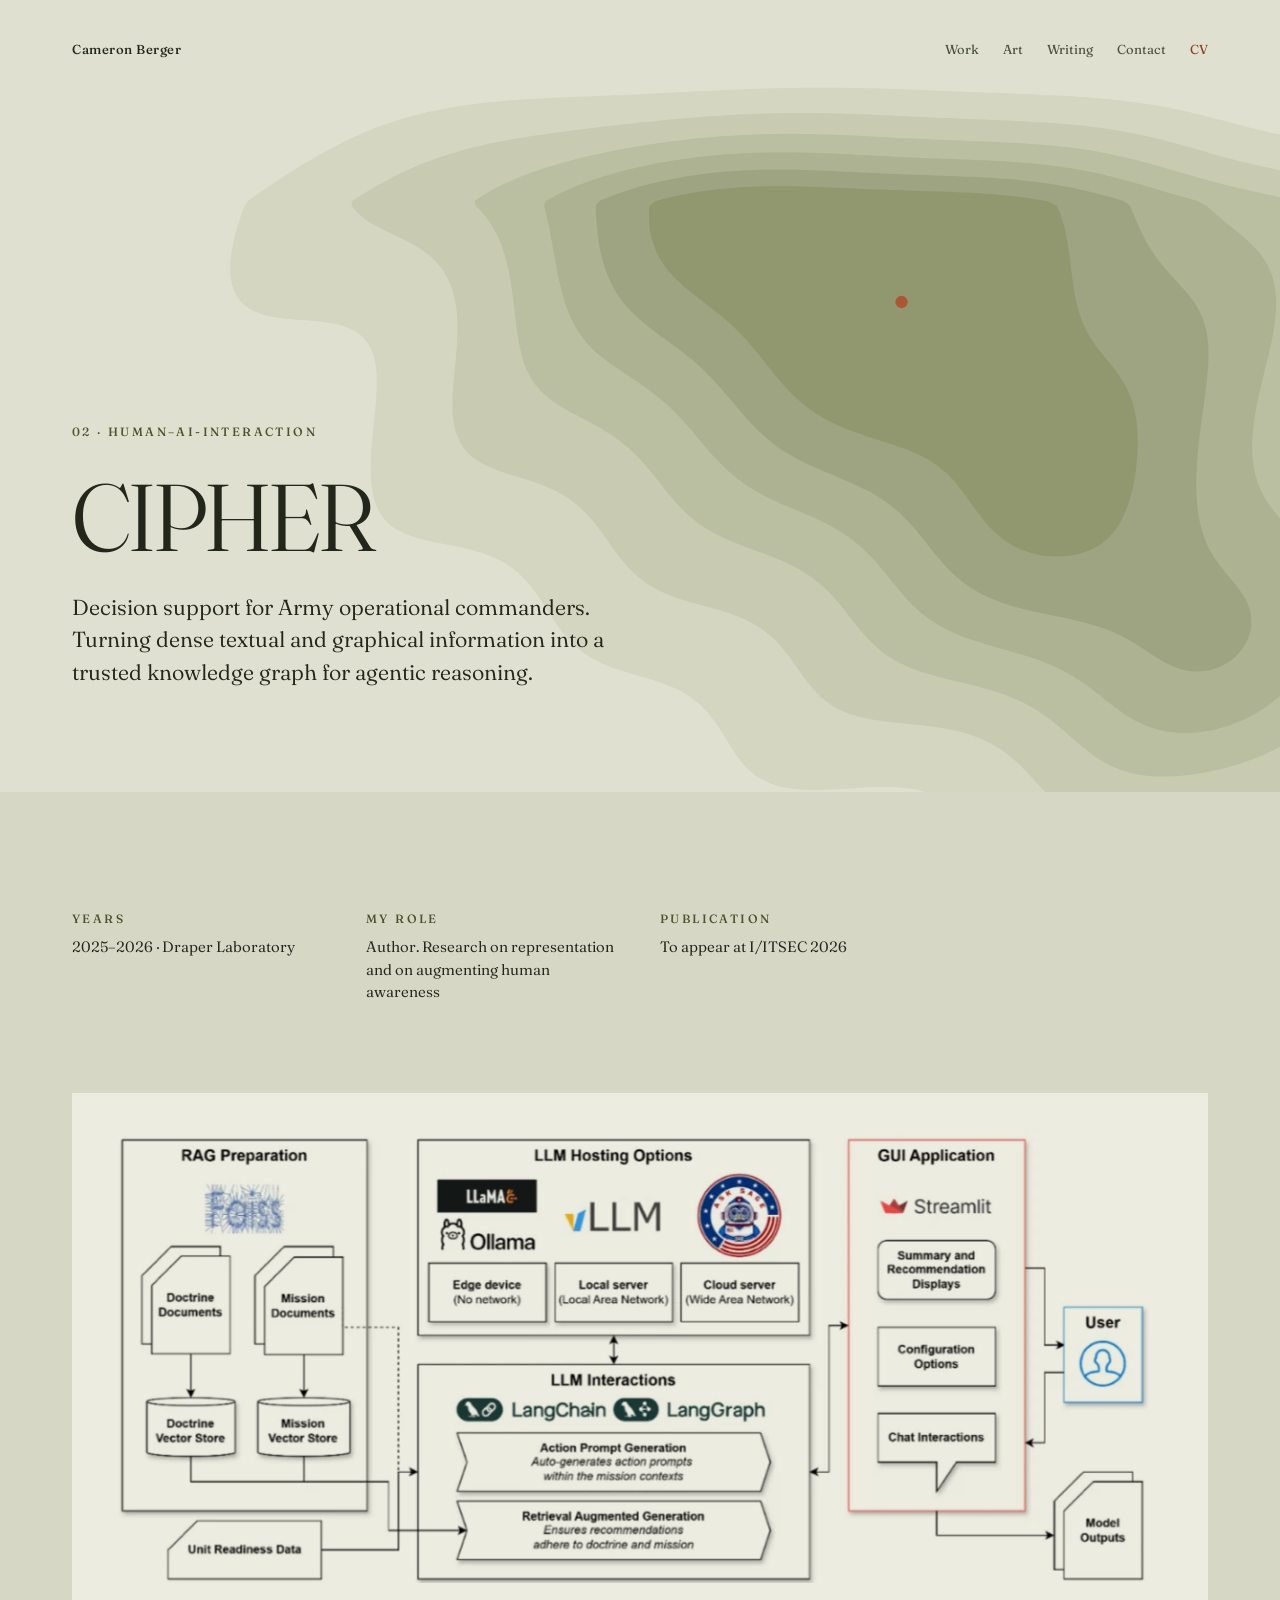
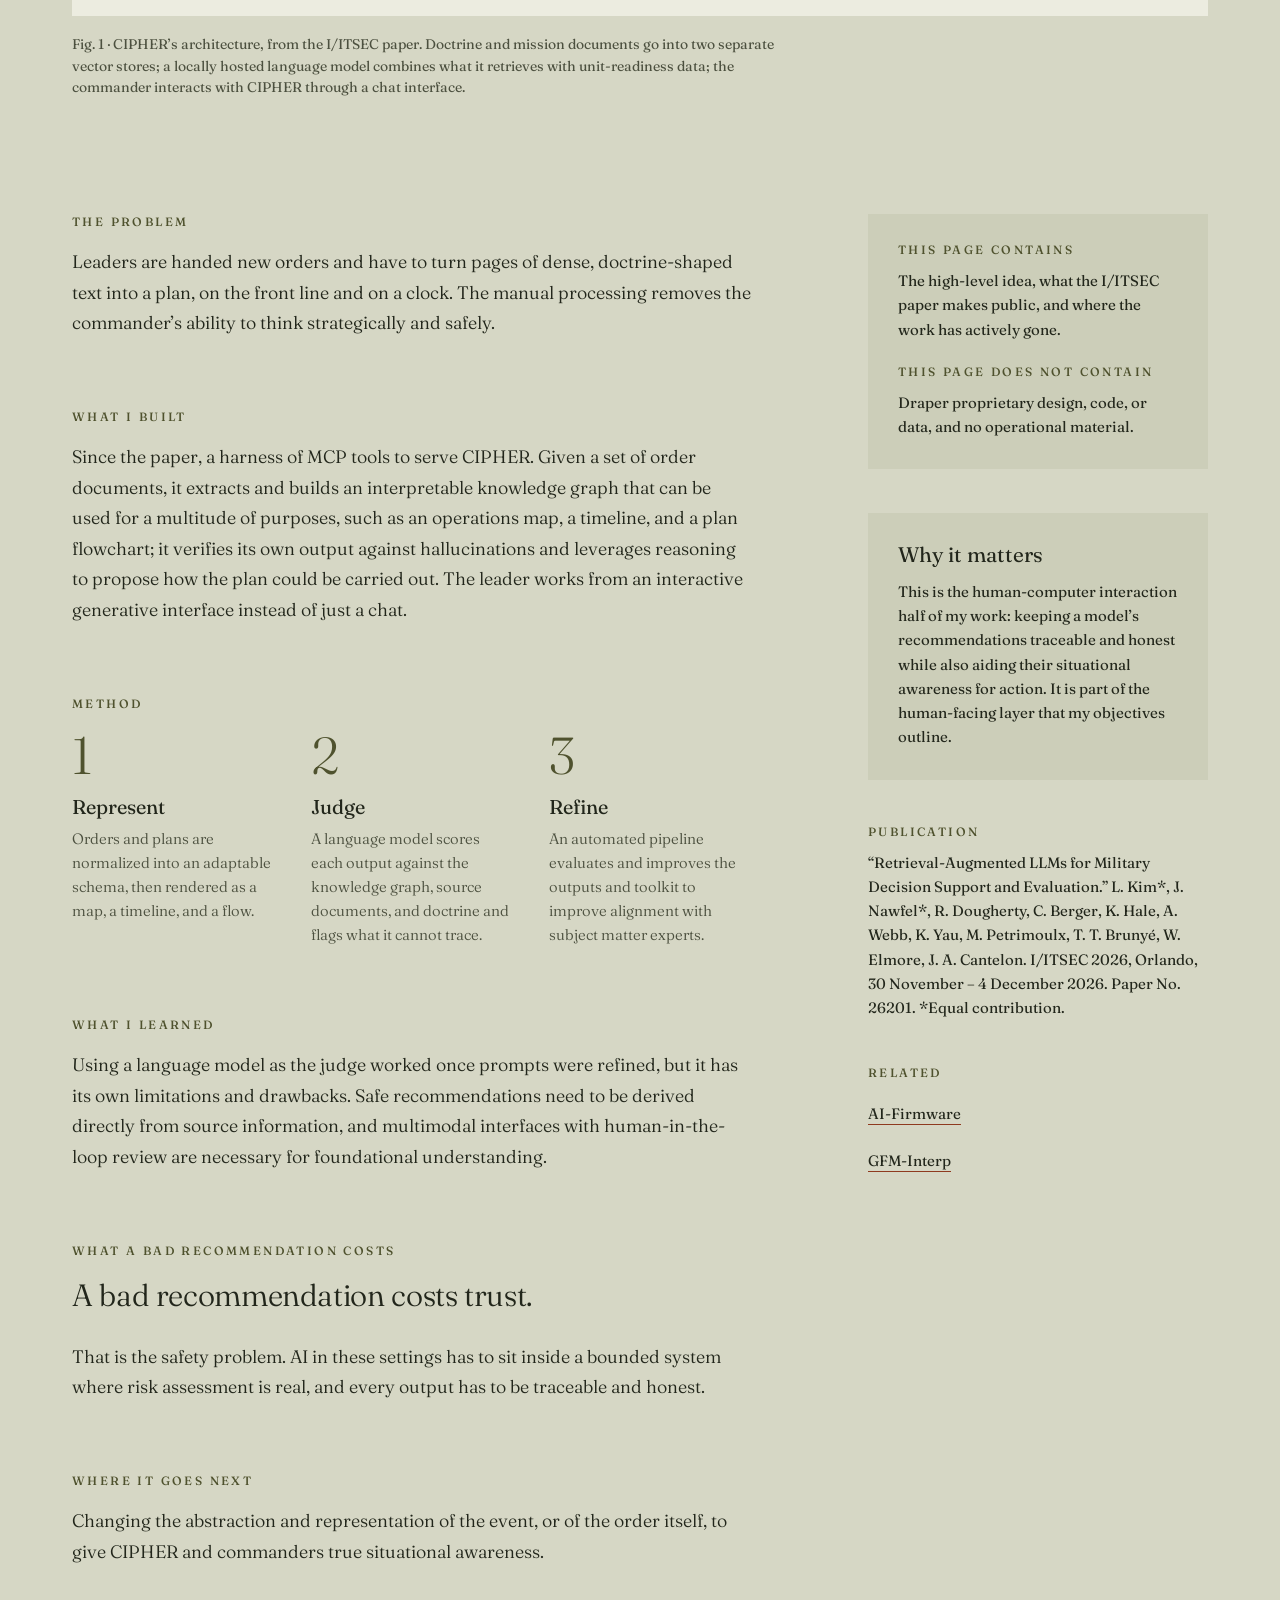
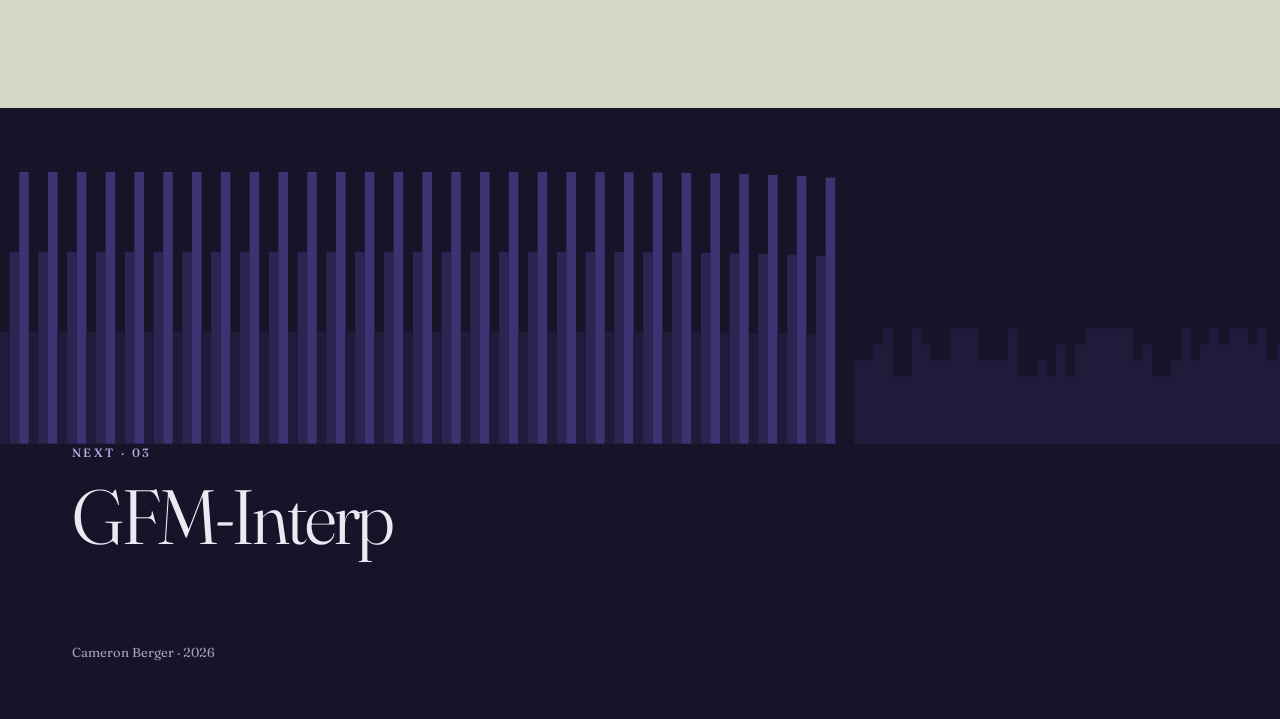
<file: work/cipher.html>
<!doctype html>
<html lang="en" class="page-project scheme-sage" style="--next-hero: #17142A">
<head>
  <meta charset="utf-8">
  <meta name="viewport" content="width=device-width, initial-scale=1">
  <title>CIPHER · Cameron Berger</title>
  <meta name="description" content="Decision support for Army operational commanders. Turning dense textual and graphical information into a trusted knowledge graph for agentic reasoning.">
  <meta name="robots" content="noindex, nofollow"><!-- remove at launch -->
  <meta name="theme-color" content="#DFE0CF">
  <meta property="og:type" content="website">
  <meta property="og:title" content="CIPHER · Cameron Berger">
  <meta property="og:description" content="Decision support for Army operational commanders. Turning dense textual and graphical information into a trusted knowledge graph for agentic reasoning.">
  <meta property="og:image" content="https://cam-berger.github.io/assets/img/og.jpg">
  <link rel="icon" href="../favicon.svg" type="image/svg+xml">
  <link rel="preconnect" href="https://fonts.googleapis.com">
  <link rel="preconnect" href="https://fonts.gstatic.com" crossorigin>
  <link rel="stylesheet" href="https://fonts.googleapis.com/css2?family=Fraunces:ital,opsz,wght,SOFT,WONK@0,9..144,100..900,0..100,0..1;1,9..144,100..900,0..100,0..1&display=swap">
  <link rel="stylesheet" href="../assets/css/main.css">
  <script src="../assets/js/motion.js"></script>
</head>
<body>
  <a class="skip-link" href="#main">Skip to content</a>

  <!-- ===== Header ===== -->
  <header class="site-header">
    <div class="wrap">
      <a class="brand" href="../index.html">Cameron Berger</a>
      <nav class="nav" aria-label="Main">
        <a href="../index.html#work">Work</a>
        <a href="../index.html#art">Art</a>
        <a href="../index.html#writing">Writing</a>
        <a href="../index.html#contact">Contact</a>
        <a class="nav-cv" href="../assets/cv.pdf">CV</a>
      </nav>
    </div>
  </header>

  <main id="main">

    <!-- ===== Hero · sage, terrain.svg ===== -->
    <header class="p-hero">
      <div class="p-hero__art" aria-hidden="true"></div>
      <div class="wrap">
        <p class="label" data-reveal><span class="vt-num" data-vt="num-cipher" data-vt-self>02</span> · HUMAN–AI-INTERACTION</p>
        <h1 data-reveal data-vt="title-cipher" data-vt-self>CIPHER</h1>
        <p class="p-hero__lede" data-reveal>Decision support for Army operational commanders. Turning dense textual and graphical information into a trusted knowledge graph for agentic reasoning.</p>
      </div>
    </header>

    <!-- ===== Body ===== -->
    <div class="p-body">
      <div class="wrap">

        <dl class="p-meta" data-reveal>
          <div><dt class="label">Years</dt><dd>2025–2026 · Draper Laboratory</dd></div>
          <div><dt class="label">My role</dt><dd>Author. Research on representation and on augmenting human awareness</dd></div>
          <div><dt class="label">Publication</dt><dd>To appear at I/ITSEC 2026</dd></div>
        </dl>

        <!-- ===== Figure ===== -->
        <figure class="p-figure" data-reveal>
          <div class="p-figure__mat">
            <img src="../assets/img/work/cipher-architecture-800.webp"
                 srcset="../assets/img/work/cipher-architecture-800.webp 800w, ../assets/img/work/cipher-architecture-1118.webp 1118w"
                 sizes="(max-width: 639px) calc(100vw - 40px), (max-width: 1023px) calc(100vw - 80px), 1152px"
                 width="1118" height="477"
                 alt="CIPHER system architecture. Doctrine and mission documents are processed into vector stores. Unit readiness data and retrieved excerpts feed a language model, hosted on an edge device, a local server, or a cloud server, which generates recommendations for commanders on the front lines."
                 loading="lazy" decoding="async">
          </div>
          <figcaption>Fig. 1 · CIPHER’s architecture, from the I/ITSEC paper. Doctrine and mission documents go into two separate vector stores; a locally hosted language model combines what it retrieves with unit-readiness data; the commander interacts with CIPHER through a chat interface.</figcaption>
        </figure>

        <div class="p-columns">

          <!-- ===== Main text ===== -->
          <article class="p-main">
            <section aria-labelledby="problem" data-reveal>
              <h2 class="label" id="problem">The problem</h2>
              <p>Leaders are handed new orders and have to turn pages of dense, doctrine-shaped text into a plan, on the front line and on a clock. The manual processing removes the commander’s ability to think strategically and safely.</p>
            </section>

            <section aria-labelledby="built" data-reveal>
              <h2 class="label" id="built">What I built</h2>
              <p>Since the paper, a harness of MCP tools to serve CIPHER. Given a set of order documents, it extracts and builds an interpretable knowledge graph that can be used for a multitude of purposes, such as an operations map, a timeline, and a plan flowchart; it verifies its own output against hallucinations and leverages reasoning to propose how the plan could be carried out. The leader works from an interactive generative interface instead of just a chat.</p>
            </section>

            <section aria-labelledby="method" data-reveal>
              <h2 class="label" id="method">Method</h2>
              <ol class="steps" role="list">
                <li class="step">
                  <span class="step__n" aria-hidden="true">1</span>
                  <h3>Represent</h3>
                  <p>Orders and plans are normalized into an adaptable schema, then rendered as a map, a timeline, and a flow.</p>
                </li>
                <li class="step">
                  <span class="step__n" aria-hidden="true">2</span>
                  <h3>Judge</h3>
                  <p>A language model scores each output against the knowledge graph, source documents, and doctrine and flags what it cannot trace.</p>
                </li>
                <li class="step">
                  <span class="step__n" aria-hidden="true">3</span>
                  <h3>Refine</h3>
                  <p>An automated pipeline evaluates and improves the outputs and toolkit to improve alignment with subject matter experts.</p>
                </li>
              </ol>
            </section>

            <section aria-labelledby="learned" data-reveal>
              <h2 class="label" id="learned">What I learned</h2>
              <p>Using a language model as the judge worked once prompts were refined, but it has its own limitations and drawbacks. Safe recommendations need to be derived directly from source information, and multimodal interfaces with human-in-the-loop review are necessary for foundational understanding.</p>
            </section>

            <section aria-labelledby="cost" data-reveal>
              <h2 class="label" id="cost">What a bad recommendation costs</h2>
              <p class="pull">A bad recommendation costs trust.</p>
              <p>That is the safety problem. AI in these settings has to sit inside a bounded system where risk assessment is real, and every output has to be traceable and honest.</p>
            </section>

            <section aria-labelledby="where" data-reveal>
              <h2 class="label" id="where">Where it goes next</h2>
              <p>Changing the abstraction and representation of the event, or of the order itself, to give CIPHER and commanders true situational awareness.</p>
            </section>
          </article>

          <!-- ===== Aside ===== -->
          <aside class="p-aside" aria-label="About this project">
            <section class="p-panel" data-reveal>
              <div>
                <h2 class="label">This page contains</h2>
                <p>The high-level idea, what the I/ITSEC paper makes public, and where the work has actively gone.</p>
              </div>
              <div>
                <h2 class="label">This page does not contain</h2>
                <p>Draper proprietary design, code, or data, and no operational material.</p>
              </div>
            </section>

            <section class="p-panel" data-reveal>
              <h2>Why it matters</h2>
              <p>This is the human-computer interaction half of my work: keeping a model’s recommendations traceable and honest while also aiding their situational awareness for action. It is part of the human-facing layer that my objectives outline.</p>
            </section>

            <section data-reveal>
              <h2 class="label">Publication</h2>
              <p>“Retrieval-Augmented LLMs for Military Decision Support and Evaluation.” L. Kim*, J. Nawfel*, R. Dougherty, C. Berger, K. Hale, A. Webb, K. Yau, M. Petrimoulx, T. T. Brunyé, W. Elmore, J. A. Cantelon. I/ITSEC 2026, Orlando, 30 November – 4 December 2026. Paper No. 26201. *Equal contribution.</p>
            </section>

            <section data-reveal>
              <h2 class="label">Related</h2>
              <ul role="list">
                <li><a href="ai-firmware.html">AI-Firmware</a></li>
                <li><a href="gfm-interp.html">GFM-Interp</a></li>
              </ul>
            </section>
          </aside>

        </div>
      </div>
    </div>
  </main>

  <!-- ===== Next: a doorway into 03, in its own colours ===== -->
  <div class="p-end scheme-indigo">
    <nav class="p-next" aria-label="Next project" data-vt-item>
      <a class="wrap" href="gfm-interp.html">
        <span class="label">Next · <span class="vt-num" data-vt="num-gfm-interp">03</span></span>
        <span class="p-next__title" data-vt="title-gfm-interp">GFM-Interp</span>
      </a>
    </nav>
    <footer class="site-footer"><div class="wrap"><p>Cameron Berger · 2026</p></div></footer>
  </div>
</body>
</html>
</file>
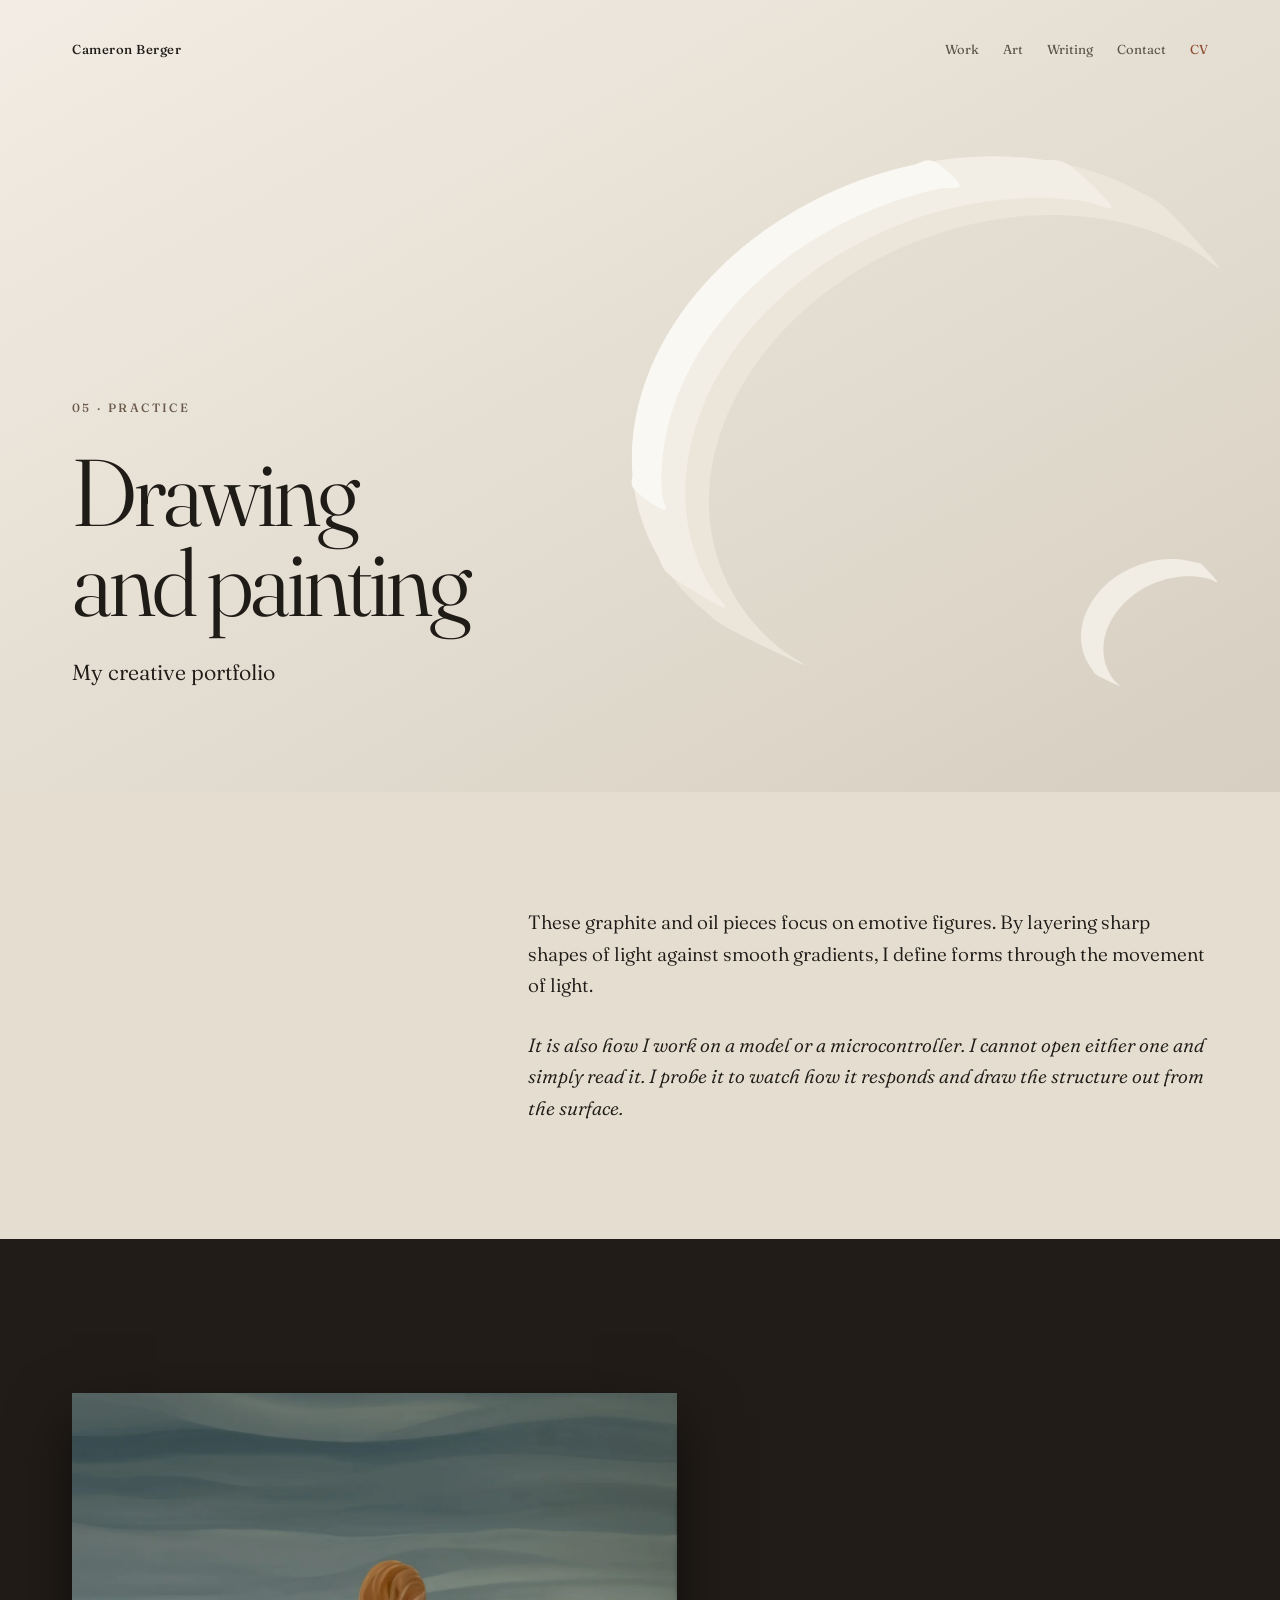
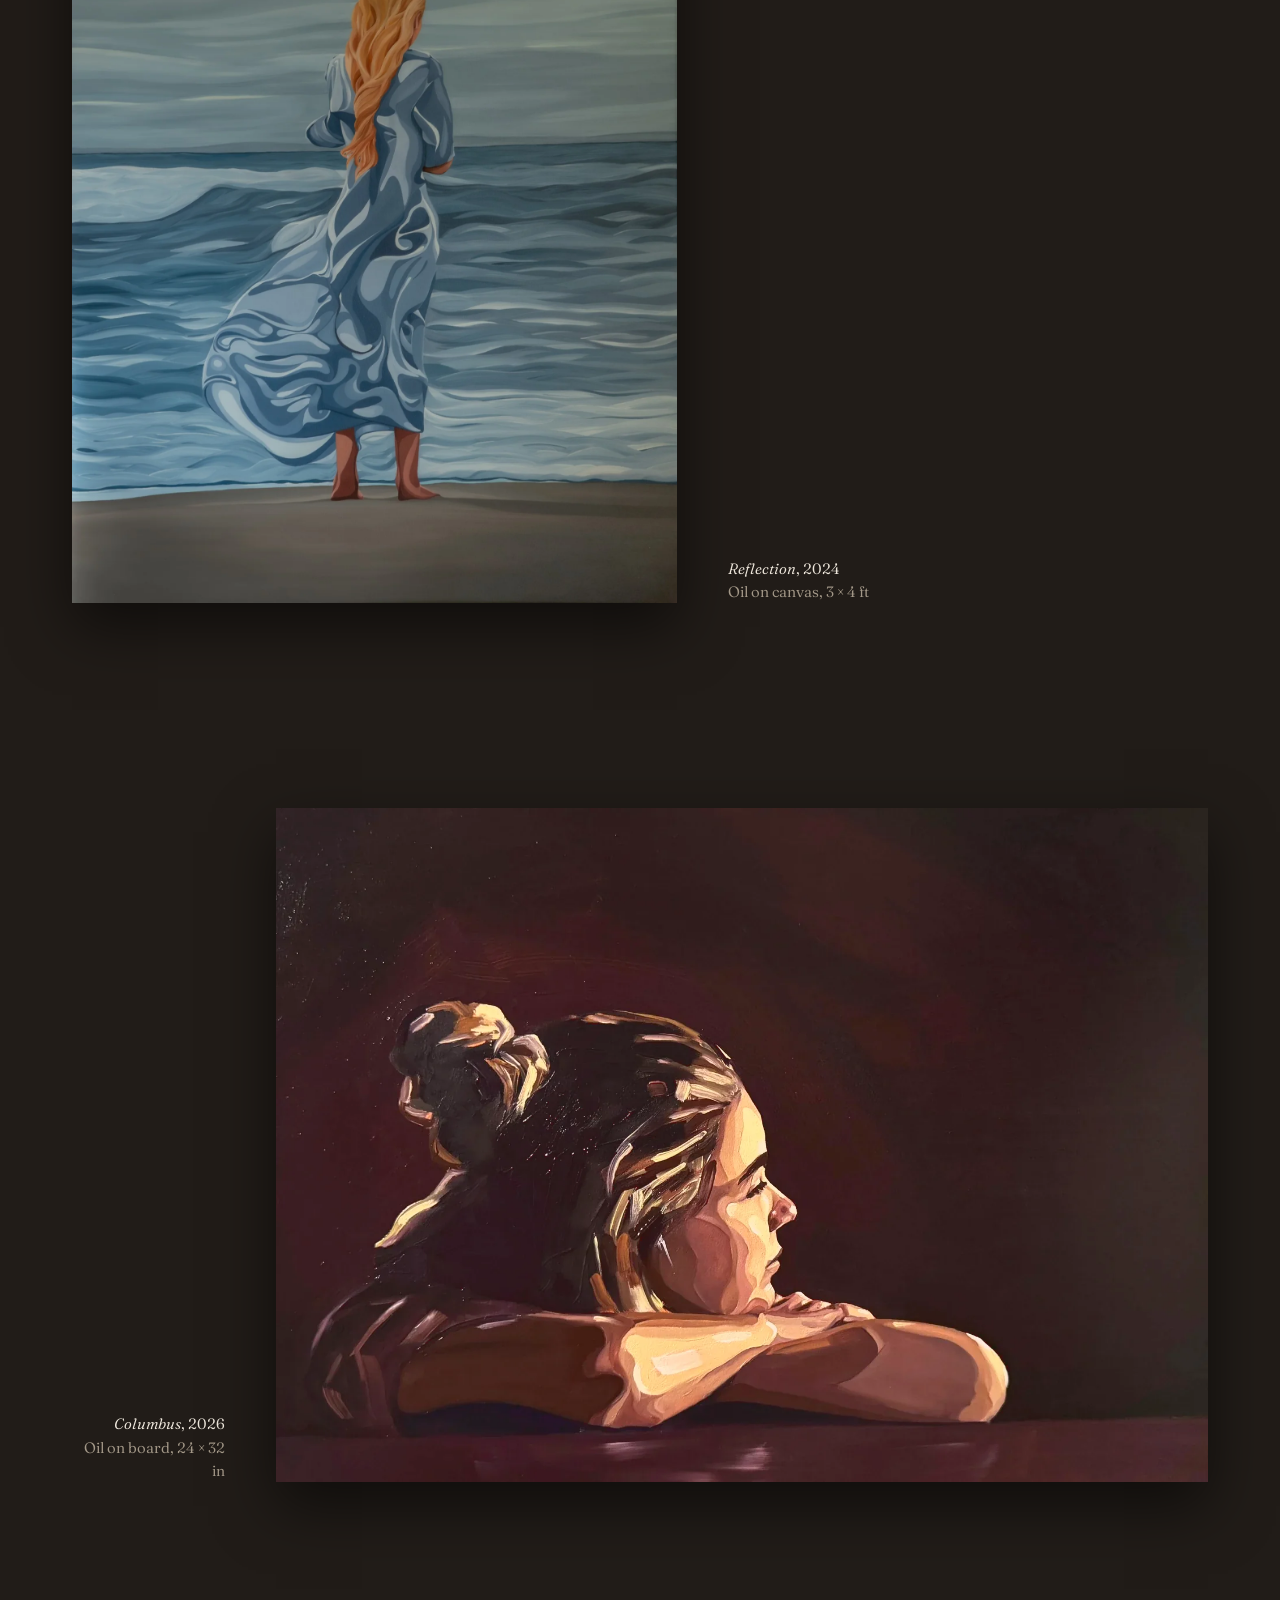
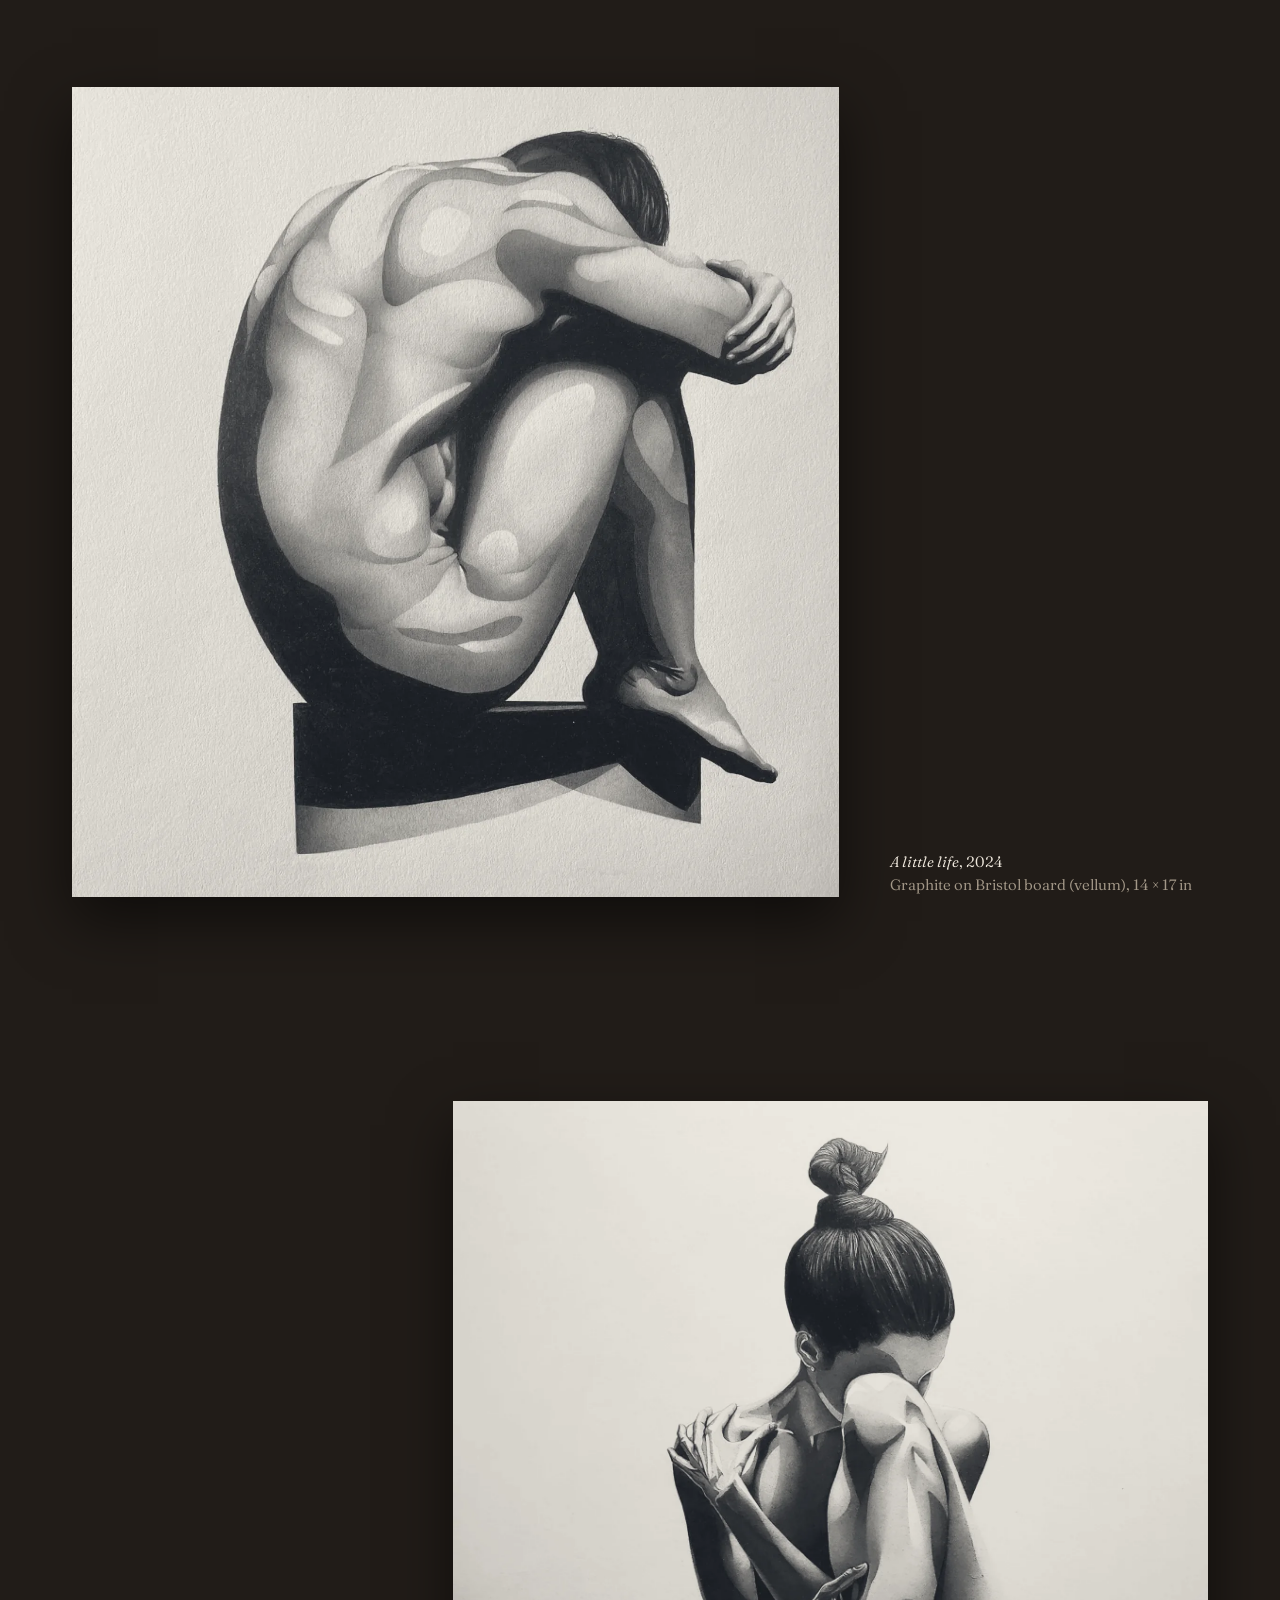
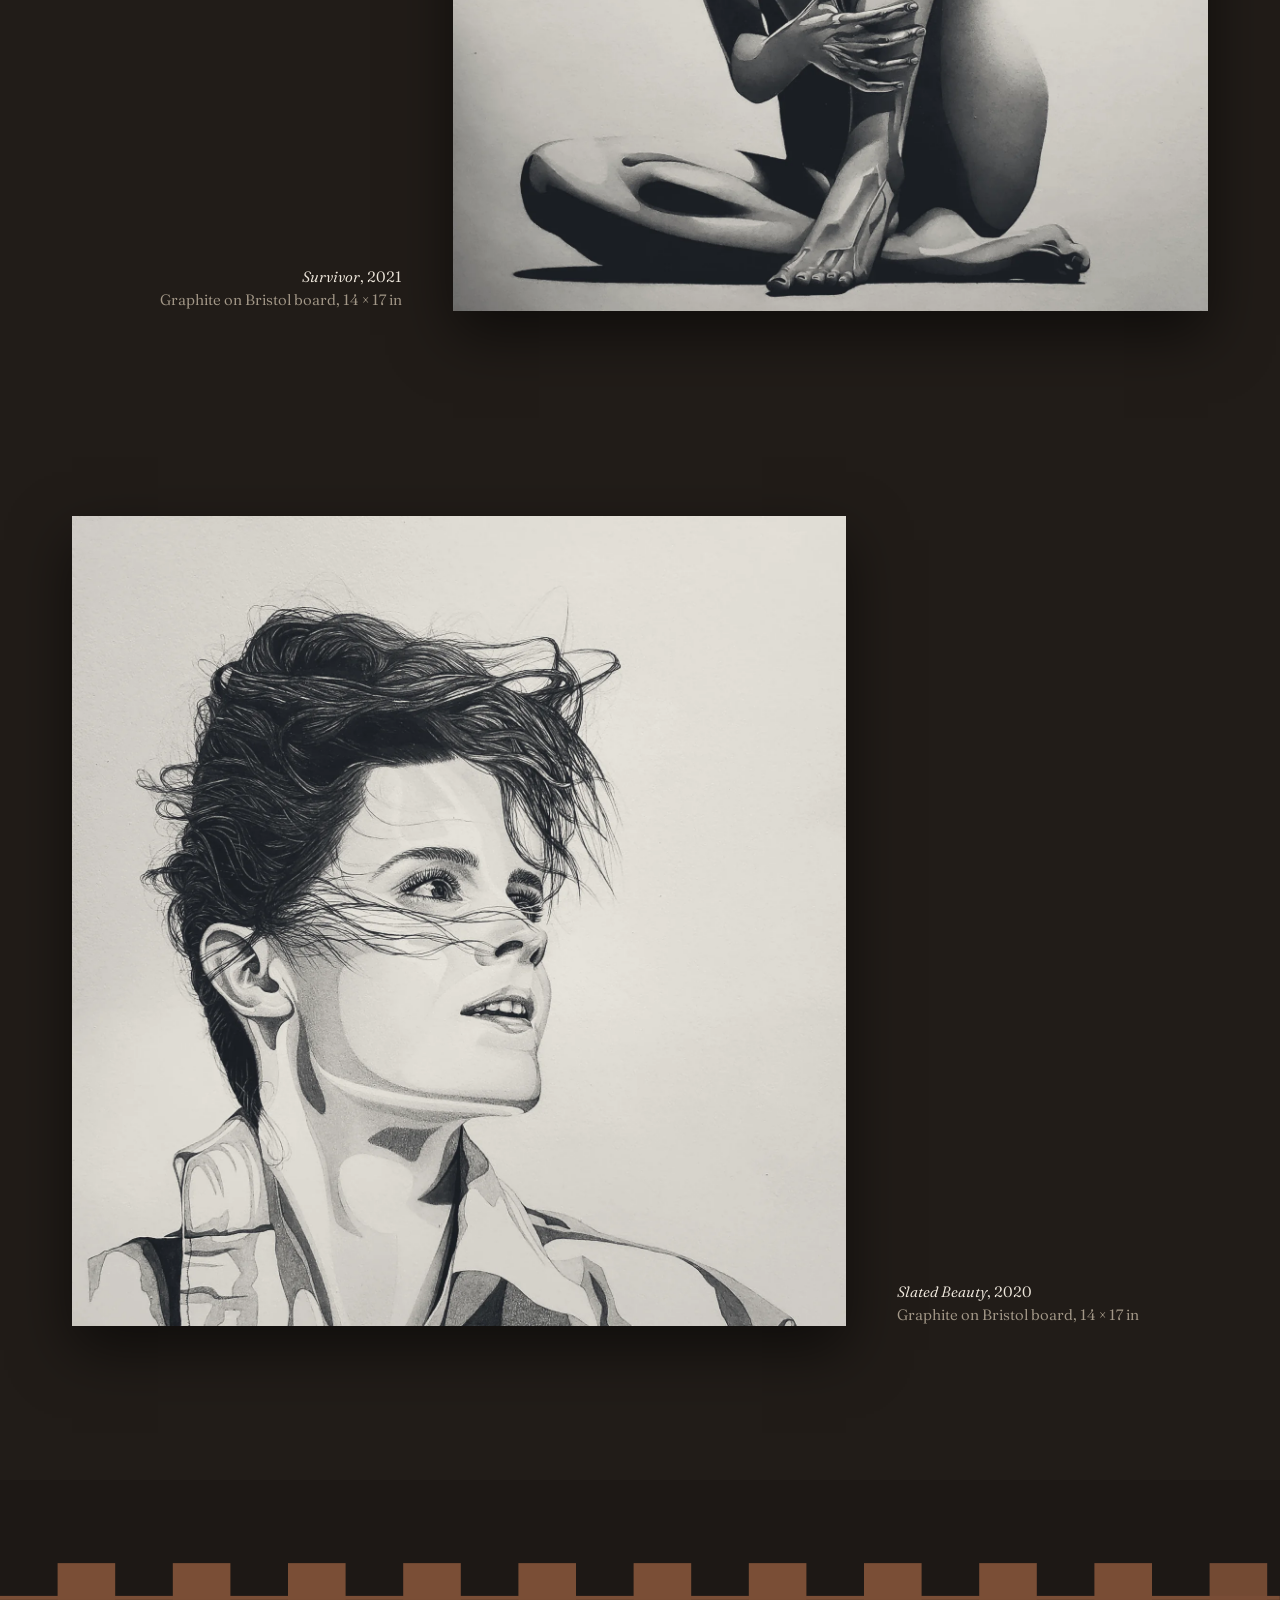
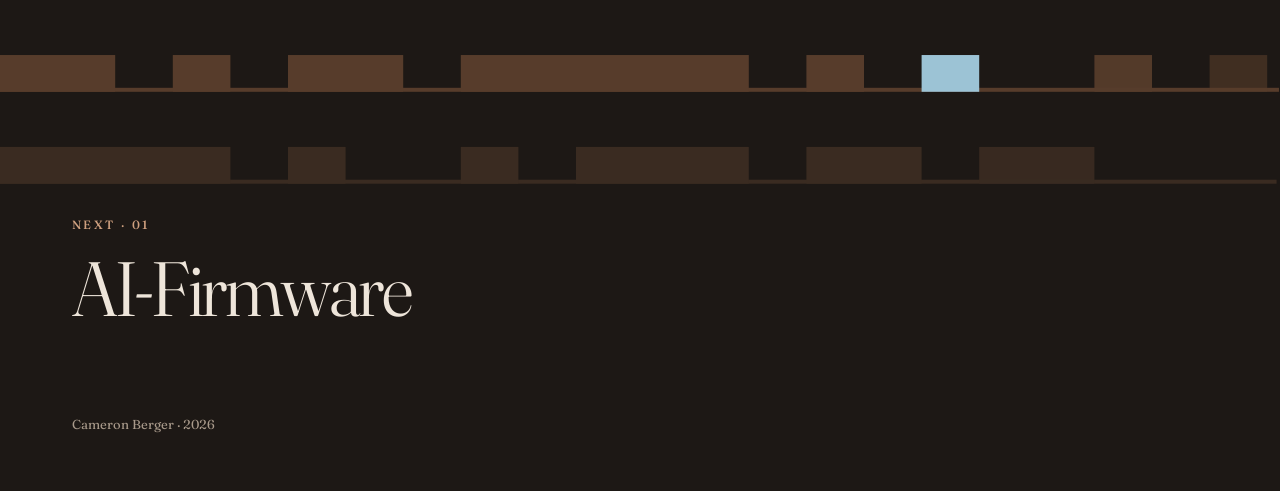
<file: work/drawing.html>
<!doctype html>
<html lang="en" class="page-project scheme-paper" style="--next-hero: #1D1815">
<head>
  <meta charset="utf-8">
  <meta name="viewport" content="width=device-width, initial-scale=1">
  <title>Drawing and painting · Cameron Berger</title>
  <meta name="description" content="My creative portfolio">
  <meta name="robots" content="noindex, nofollow"><!-- remove at launch -->
  <meta name="theme-color" content="#ECE6DB">
  <meta property="og:type" content="website">
  <meta property="og:title" content="Drawing and painting · Cameron Berger">
  <meta property="og:description" content="My creative portfolio">
  <meta property="og:image" content="https://cam-berger.github.io/assets/img/og.jpg">
  <link rel="icon" href="../favicon.svg" type="image/svg+xml">
  <link rel="preconnect" href="https://fonts.googleapis.com">
  <link rel="preconnect" href="https://fonts.gstatic.com" crossorigin>
  <link rel="stylesheet" href="https://fonts.googleapis.com/css2?family=Fraunces:ital,opsz,wght,SOFT,WONK@0,9..144,100..900,0..100,0..1;1,9..144,100..900,0..100,0..1&display=swap">
  <link rel="stylesheet" href="../assets/css/main.css">
  <script src="../assets/js/motion.js"></script>
</head>
<body>
  <a class="skip-link" href="#main">Skip to content</a>

  <!-- ===== Header ===== -->
  <header class="site-header">
    <div class="wrap">
      <a class="brand" href="../index.html">Cameron Berger</a>
      <nav class="nav" aria-label="Main">
        <a href="../index.html#work">Work</a>
        <a href="../index.html#art">Art</a>
        <a href="../index.html#writing">Writing</a>
        <a href="../index.html#contact">Contact</a>
        <a class="nav-cv" href="../assets/cv.pdf">CV</a>
      </nav>
    </div>
  </header>

  <main id="main">

    <!-- ===== Hero · paper, light.svg ===== -->
    <header class="p-hero">
      <div class="p-hero__art" aria-hidden="true"></div>
      <div class="wrap">
        <p class="label" data-reveal><span class="vt-num" data-vt="num-drawing" data-vt-self>05</span> · Practice</p>
        <h1 data-reveal data-vt="title-drawing" data-vt-self>Drawing and painting</h1>
        <p class="p-hero__lede" data-reveal>My creative portfolio</p>
      </div>
    </header>

    <!-- ===== Where this comes from ===== -->
    <div class="p-statement">
      <div class="wrap">
        <div class="statement">
          <p data-reveal>These graphite and oil pieces focus on emotive figures. By layering sharp shapes of light against smooth gradients, I define forms through the movement of light.</p>
          <p class="voice" data-reveal>It is also how I work on a model or a microcontroller. I cannot open either one and simply read it. I probe it to watch how it responds and draw the structure out from the surface.</p>
        </div>
      </div>
    </div>

    <!-- ===== The works, one per wall =====
         Each work's id is what the home page's gallery links to, and its
         data-vt name lets it travel here from its place on that wall. -->
    <section class="p-works" aria-label="Works">
      <div class="wrap">

        <figure class="p-work" id="reflection" data-reveal>
          <img style="--ar: 0.7463" src="../assets/img/art/blue-dress-sea-toned-800.webp"
               srcset="../assets/img/art/blue-dress-sea-toned-800.webp 800w, ../assets/img/art/blue-dress-sea-toned-1492.webp 1492w"
               sizes="(min-width: 720px) 72vw, 100vw"
               width="800" height="1072"
               alt="Oil painting of a woman in a flowing blue dress standing at the edge of the sea, a blend of contemplation, beauty, and nature."
               loading="lazy" decoding="async" data-vt="art-reflection">
          <figcaption><em>Reflection</em>, 2024<span class="medium">Oil on canvas, 3 × 4 ft</span></figcaption>
        </figure>

        <figure class="p-work" id="columbus" data-reveal>
          <img style="--ar: 1.3817" src="../assets/img/art/chin-on-arms-toned-800.webp"
               srcset="../assets/img/art/chin-on-arms-toned-800.webp 800w, ../assets/img/art/chin-on-arms-toned-1600.webp 1600w"
               sizes="(min-width: 720px) 80vw, 100vw"
               width="800" height="579"
               alt="Oil painting of a woman struck with a warm awe in meditation."
               loading="lazy" decoding="async" data-vt="art-columbus">
          <figcaption><em>Columbus</em>, 2026<span class="medium">Oil on board, 24 × 32 in</span></figcaption>
        </figure>

        <figure class="p-work" id="little-life" data-reveal>
          <img style="--ar: 0.9467" src="../assets/img/art/curled-figure-toned-800.webp"
               srcset="../assets/img/art/curled-figure-toned-800.webp 800w, ../assets/img/art/curled-figure-toned-1308.webp 1308w"
               sizes="(min-width: 720px) 70vw, 100vw"
               width="800" height="845"
               alt="Graphite drawing of a man, folded into a physical manifestation of grief."
               loading="lazy" decoding="async" data-vt="art-little-life">
          <figcaption><em>A little life</em>, 2024<span class="medium">Graphite on Bristol board (vellum), 14 × 17 in</span></figcaption>
        </figure>

        <figure class="p-work" id="survivor" data-reveal>
          <img style="--ar: 0.9324" src="../assets/img/art/seated-woman-toned-800.webp"
               srcset="../assets/img/art/seated-woman-toned-800.webp 800w, ../assets/img/art/seated-woman-toned-1600.webp 1600w"
               sizes="(min-width: 720px) 70vw, 100vw"
               width="800" height="858"
               alt="Graphite drawing of a woman attempting. Drawn for Sexual Assault Awareness Month, to be donated at a future auction; all proceeds will be donated to survivors of sexual assault and abuse."
               loading="lazy" decoding="async" data-vt="art-survivor">
          <figcaption><em>Survivor</em>, 2021<span class="medium">Graphite on Bristol board, 14 × 17 in</span></figcaption>
        </figure>

        <figure class="p-work" id="windblown" data-reveal>
          <img style="--ar: 0.9558" src="../assets/img/art/windblown-hair-toned-800.webp"
               srcset="../assets/img/art/windblown-hair-toned-800.webp 800w, ../assets/img/art/windblown-hair-toned-1600.webp 1600w"
               sizes="(min-width: 720px) 70vw, 100vw"
               width="800" height="837"
               alt="Graphite portrait of a wind-swept woman looking into the distance."
               loading="lazy" decoding="async" data-vt="art-windblown">
          <figcaption><em>Slated Beauty</em>, 2020<span class="medium">Graphite on Bristol board, 14 × 17 in</span></figcaption>
        </figure>

      </div>
    </section>
  </main>

  <!-- ===== Next: back round to 01, in its own colours ===== -->
  <div class="p-end scheme-copper">
    <nav class="p-next" aria-label="Next project" data-vt-item>
      <a class="wrap" href="ai-firmware.html">
        <span class="label">Next · <span class="vt-num" data-vt="num-ai-firmware">01</span></span>
        <span class="p-next__title" data-vt="title-ai-firmware">AI-Firmware</span>
      </a>
    </nav>
    <footer class="site-footer"><div class="wrap"><p>Cameron Berger · 2026</p></div></footer>
  </div>
</body>
</html>
</file>
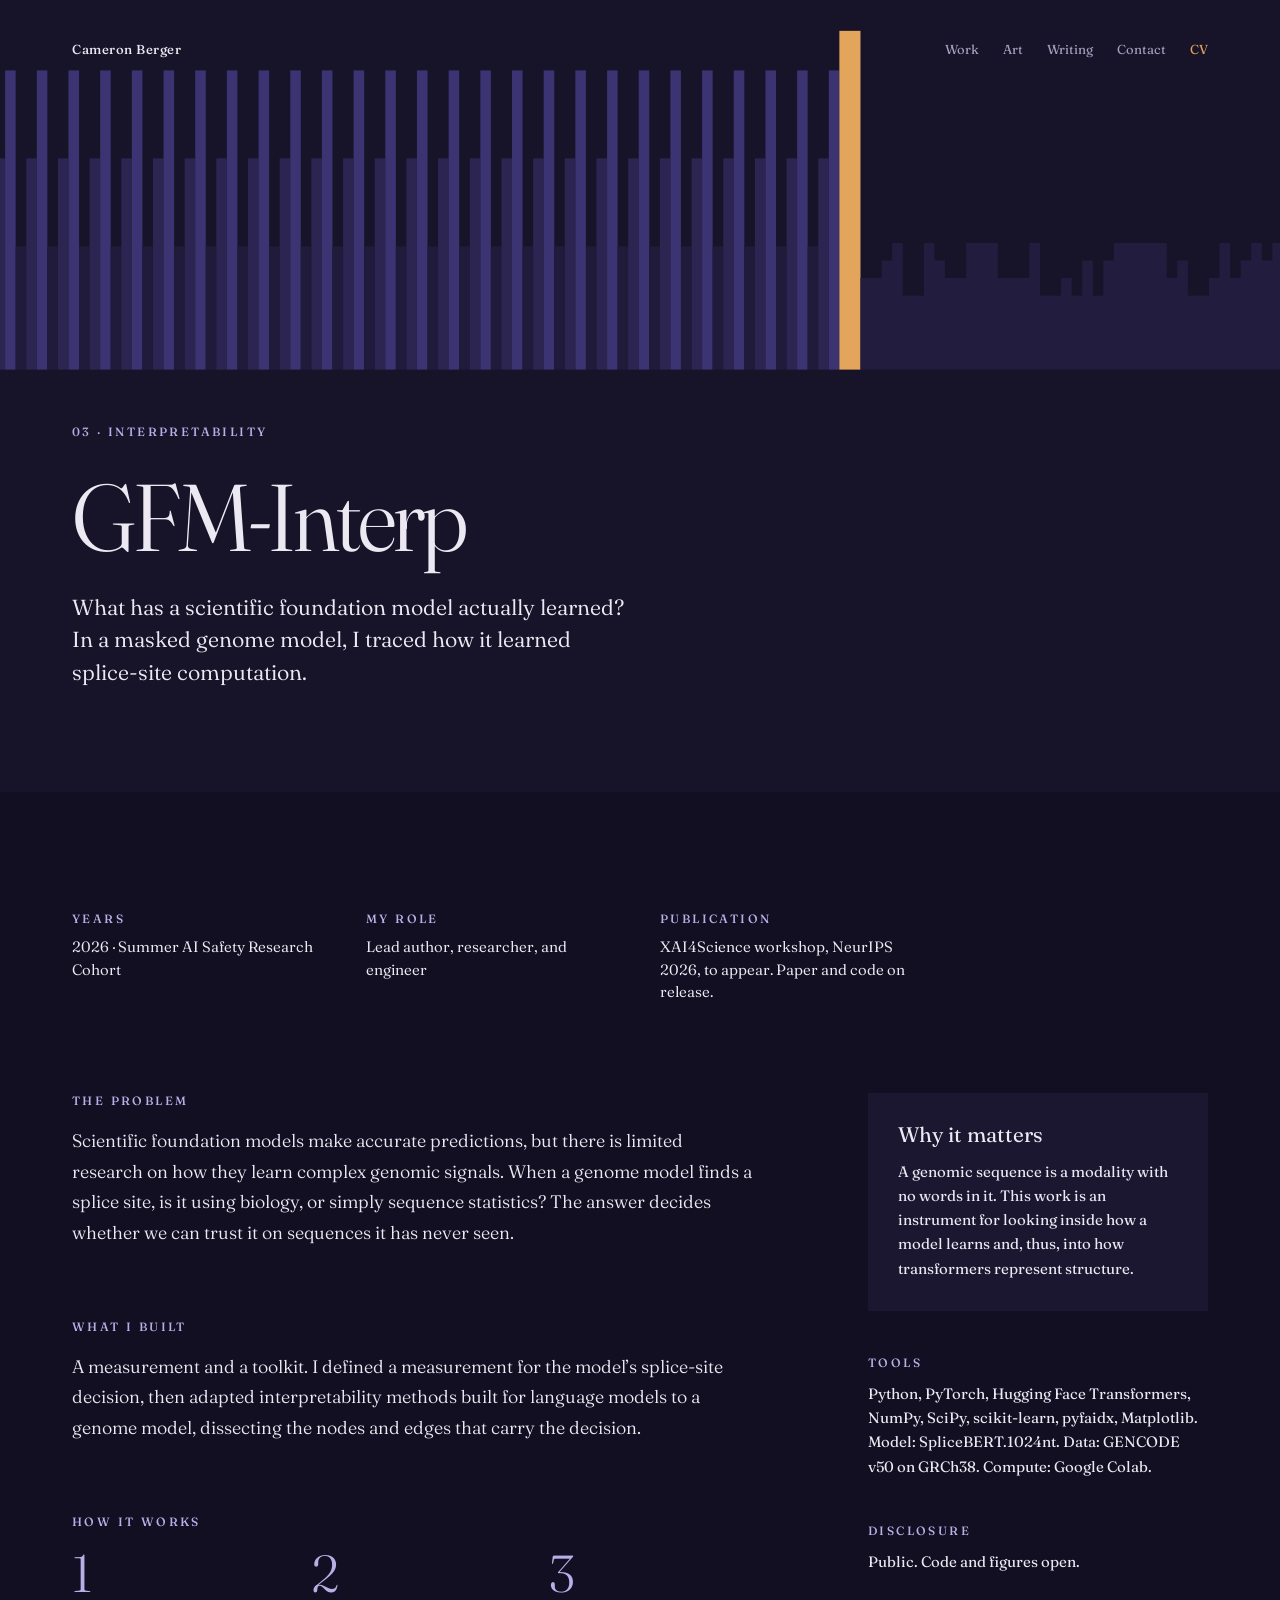
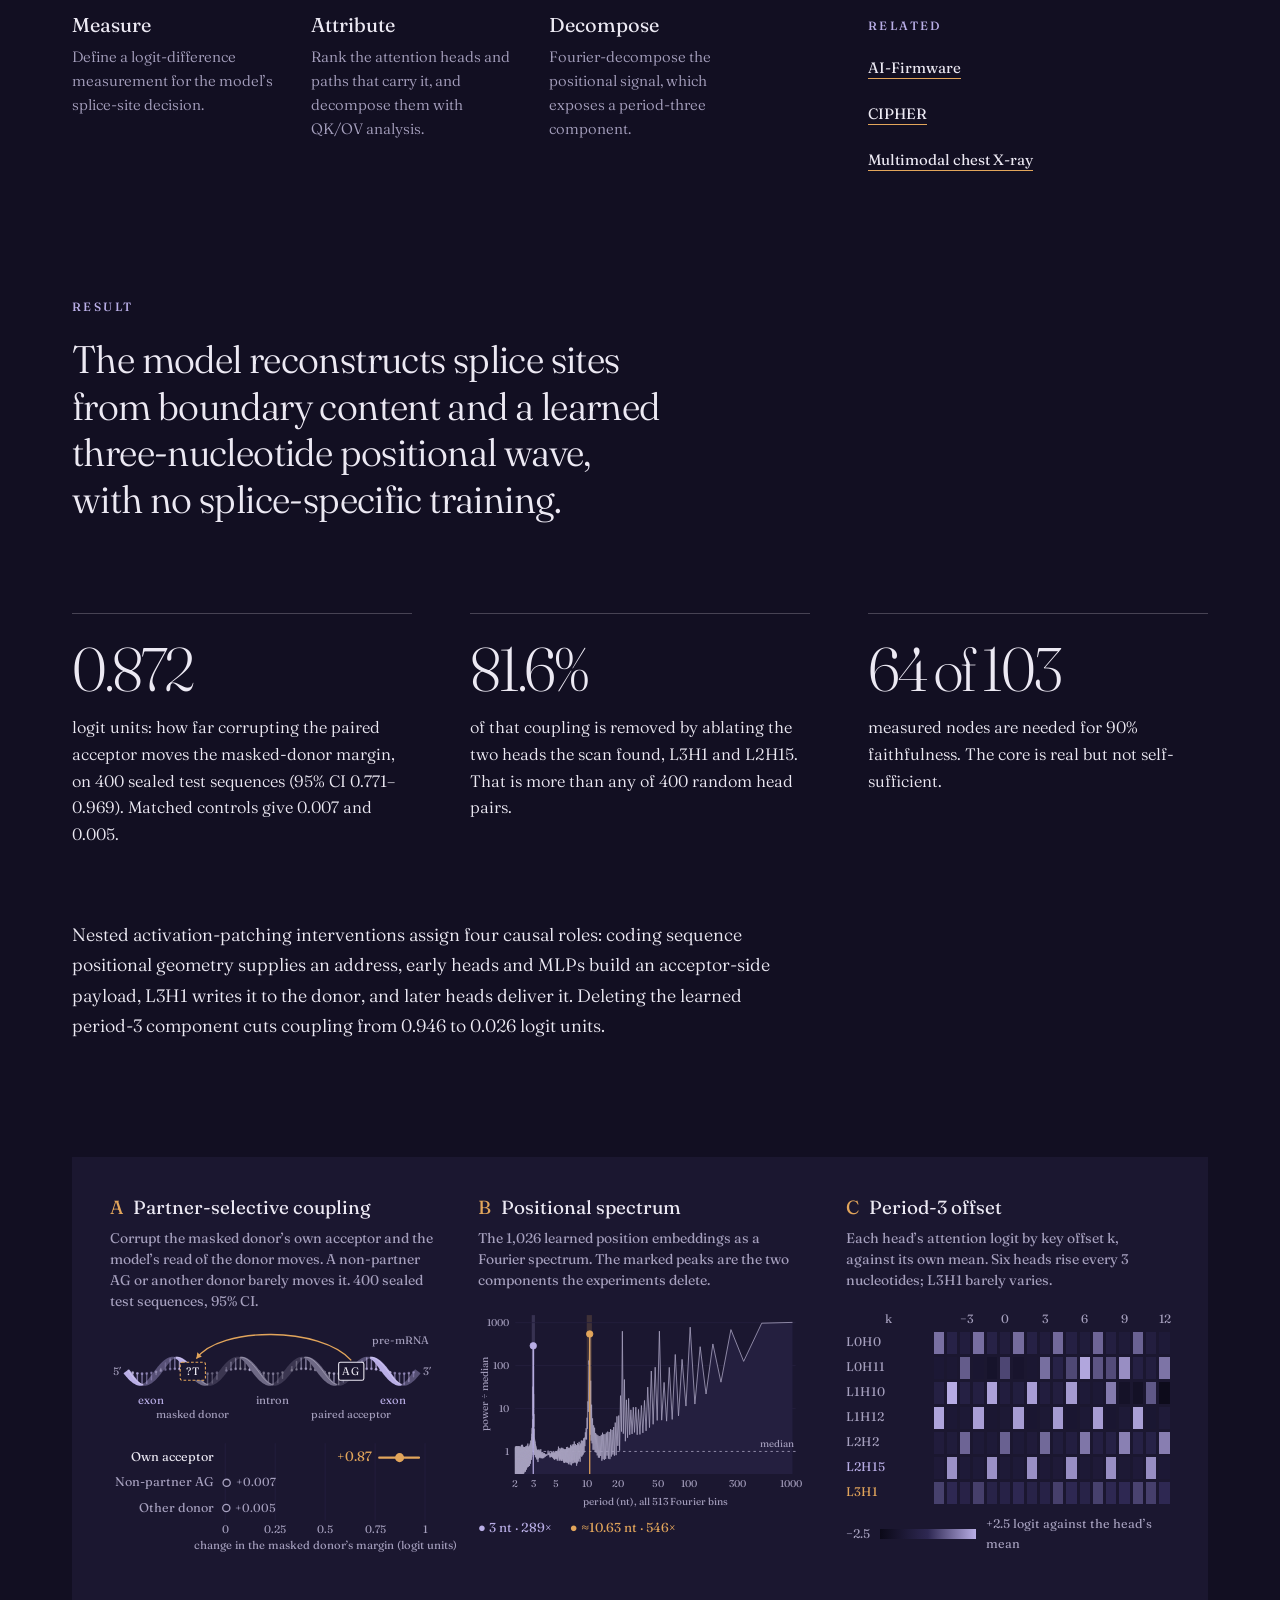
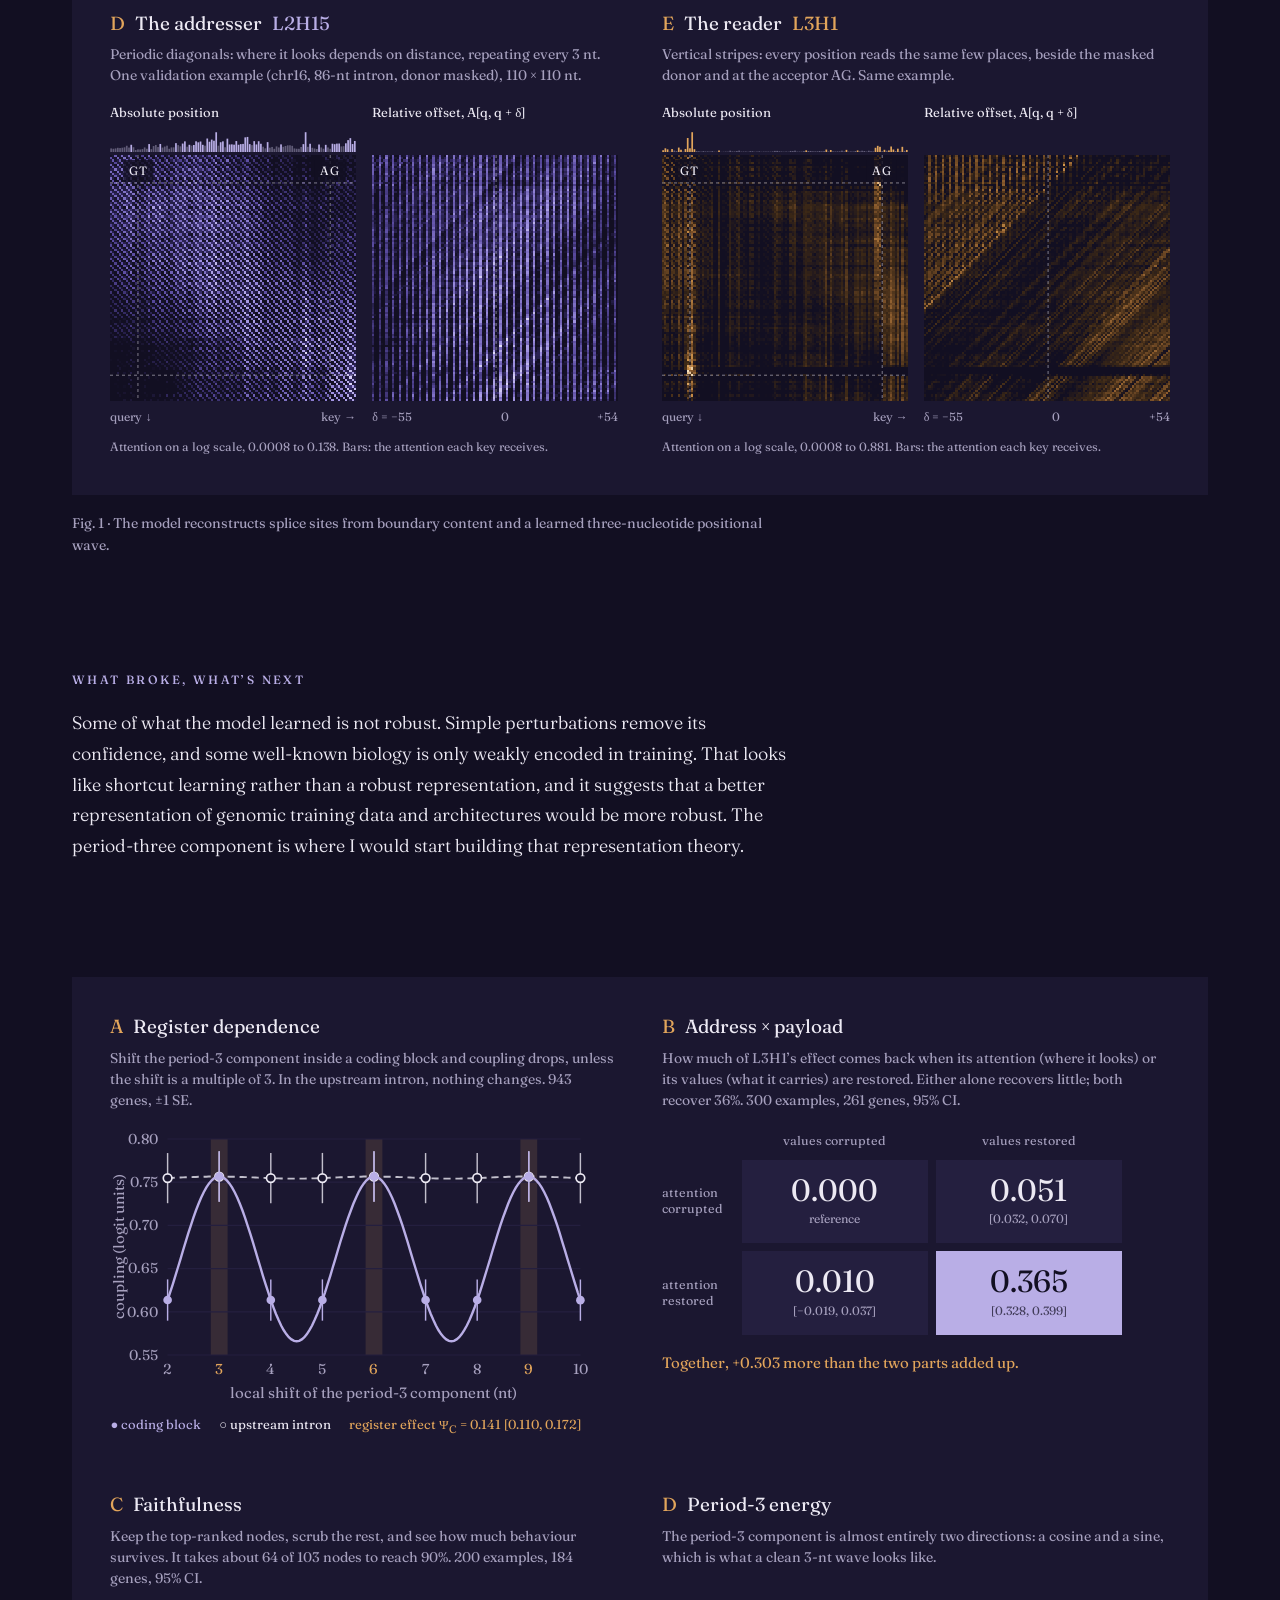
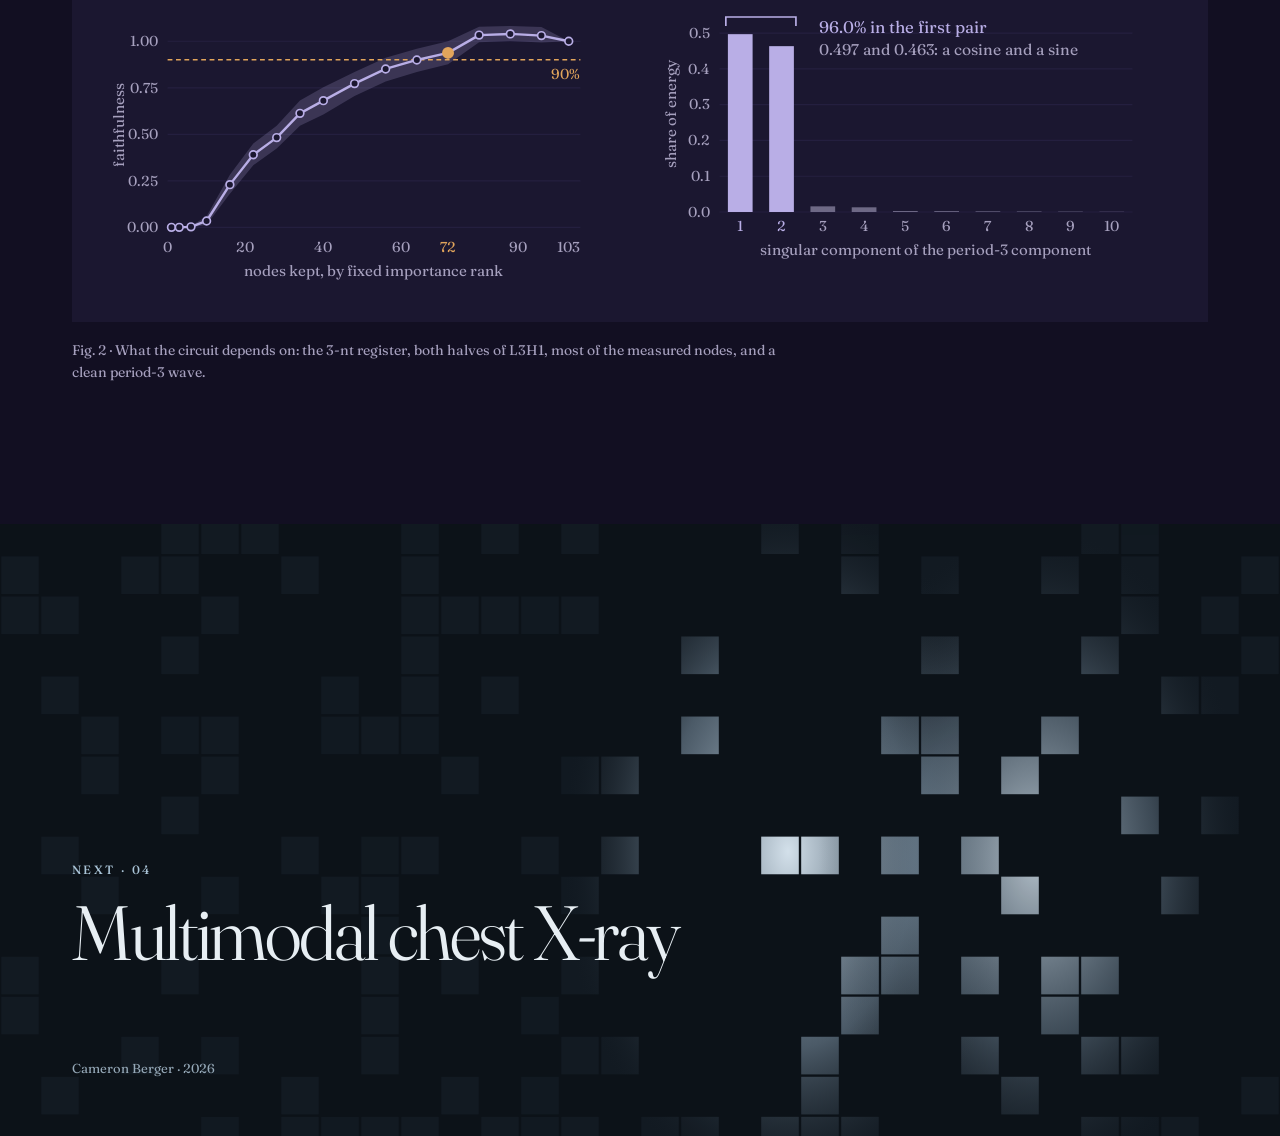
<file: work/gfm-interp.html>
<!doctype html>
<html lang="en" class="page-project scheme-indigo" style="--next-hero: #0C1218">
<head>
  <meta charset="utf-8">
  <meta name="viewport" content="width=device-width, initial-scale=1">
  <title>GFM-Interp · Cameron Berger</title>
  <meta name="description" content="What has a scientific foundation model actually learned? In a masked genome model, I traced how it learned splice-site computation.">
  <meta name="robots" content="noindex, nofollow"><!-- remove at launch -->
  <meta name="theme-color" content="#17142A">
  <meta property="og:type" content="website">
  <meta property="og:title" content="GFM-Interp · Cameron Berger">
  <meta property="og:description" content="What has a scientific foundation model actually learned? In a masked genome model, I traced how it learned splice-site computation.">
  <meta property="og:image" content="https://cam-berger.github.io/assets/img/og.jpg">
  <link rel="icon" href="../favicon.svg" type="image/svg+xml">
  <link rel="preconnect" href="https://fonts.googleapis.com">
  <link rel="preconnect" href="https://fonts.gstatic.com" crossorigin>
  <link rel="stylesheet" href="https://fonts.googleapis.com/css2?family=Fraunces:ital,opsz,wght,SOFT,WONK@0,9..144,100..900,0..100,0..1;1,9..144,100..900,0..100,0..1&display=swap">
  <link rel="stylesheet" href="../assets/css/main.css">
  <script src="../assets/js/motion.js"></script>
</head>
<body>
  <a class="skip-link" href="#main">Skip to content</a>

  <!-- ===== Header ===== -->
  <header class="site-header">
    <div class="wrap">
      <a class="brand" href="../index.html">Cameron Berger</a>
      <nav class="nav" aria-label="Main">
        <a href="../index.html#work">Work</a>
        <a href="../index.html#art">Art</a>
        <a href="../index.html#writing">Writing</a>
        <a href="../index.html#contact">Contact</a>
        <a class="nav-cv" href="../assets/cv.pdf">CV</a>
      </nav>
    </div>
  </header>

  <main id="main">

    <!-- ===== Hero · indigo, reading-frame.svg ===== -->
    <header class="p-hero">
      <div class="p-hero__art" aria-hidden="true"></div>
      <div class="wrap">
        <p class="label" data-reveal><span class="vt-num" data-vt="num-gfm-interp" data-vt-self>03</span> · Interpretability</p>
        <h1 data-reveal data-vt="title-gfm-interp" data-vt-self>GFM-Interp</h1>
        <p class="p-hero__lede" data-reveal>What has a scientific foundation model actually learned? In a masked genome model, I traced how it learned splice-site computation.</p>
      </div>
    </header>

    <!-- ===== Body ===== -->
    <div class="p-body">
      <div class="wrap">

        <dl class="p-meta" data-reveal>
          <div><dt class="label">Years</dt><dd>2026 · Summer AI Safety Research Cohort</dd></div>
          <div><dt class="label">My role</dt><dd>Lead author, researcher, and engineer</dd></div>
          <!-- no links here until the repo, paper and figures are public; the
               submission is anonymous, so never link the anonymized review package -->
          <div><dt class="label">Publication</dt><dd data-todo="link the repo, the camera-ready paper and the figures once they are public">XAI4Science workshop, NeurIPS 2026, to appear. Paper and code on release.</dd></div>
        </dl>

        <div class="p-columns">

          <!-- ===== Main text ===== -->
          <article class="p-main">
            <section aria-labelledby="problem" data-reveal>
              <h2 class="label" id="problem">The problem</h2>
              <p>Scientific foundation models make accurate predictions, but there is limited research on how they learn complex genomic signals. When a genome model finds a splice site, is it using biology, or simply sequence statistics? The answer decides whether we can trust it on sequences it has never seen.</p>
            </section>

            <section aria-labelledby="built" data-reveal>
              <h2 class="label" id="built">What I built</h2>
              <p>A measurement and a toolkit. I defined a measurement for the model’s splice-site decision, then adapted interpretability methods built for language models to a genome model, dissecting the nodes and edges that carry the decision.</p>
            </section>

            <section aria-labelledby="how" data-reveal>
              <h2 class="label" id="how">How it works</h2>
              <ol class="steps" role="list">
                <li class="step">
                  <span class="step__n" aria-hidden="true">1</span>
                  <h3>Measure</h3>
                  <p>Define a logit-difference measurement for the model’s splice-site decision.</p>
                </li>
                <li class="step">
                  <span class="step__n" aria-hidden="true">2</span>
                  <h3>Attribute</h3>
                  <p>Rank the attention heads and paths that carry it, and decompose them with QK/OV analysis.</p>
                </li>
                <li class="step">
                  <span class="step__n" aria-hidden="true">3</span>
                  <h3>Decompose</h3>
                  <p>Fourier-decompose the positional signal, which exposes a period-three component.</p>
                </li>
              </ol>
            </section>
          </article>

          <!-- ===== Aside ===== -->
          <aside class="p-aside" aria-label="About this project">
            <section class="p-panel" data-reveal>
              <h2>Why it matters</h2>
              <p>A genomic sequence is a modality with no words in it. This work is an instrument for looking inside how a model learns and, thus, into how transformers represent structure.</p>
            </section>

            <section data-reveal>
              <h2 class="label">Tools</h2>
              <p>Python, PyTorch, Hugging Face Transformers, NumPy, SciPy, scikit-learn, pyfaidx, Matplotlib. Model: SpliceBERT.1024nt. Data: GENCODE v50 on GRCh38. Compute: Google Colab.</p>
            </section>

            <section data-reveal>
              <h2 class="label">Disclosure</h2>
              <p>Public. Code and figures open.</p>
            </section>

            <section data-reveal>
              <h2 class="label">Related</h2>
              <ul role="list">
                <li><a href="ai-firmware.html">AI-Firmware</a></li>
                <li><a href="cipher.html">CIPHER</a></li>
                <li><a href="chest-xray.html">Multimodal chest <span class="nowrap">X-ray</span></a></li>
              </ul>
            </section>
          </aside>

        </div>

        <!-- ===== Result: the claim, three numbers, then the figure they come from =====
             The numbers are the page's own, from the paper: keep them in step
             with Fig. 1 (incoming/scripts/gfm_figure.py). -->
        <section class="p-findings" aria-labelledby="result">
          <h2 class="label" id="result" data-reveal>Result</h2>
          <p class="pull" data-reveal>The model reconstructs splice sites from boundary content and a learned three-nucleotide positional wave, with no splice-specific training.</p>

          <ul class="p-stats" role="list">
            <li data-reveal>
              <p class="p-result__stat">0.872</p>
              <p>logit units: how far corrupting the paired acceptor moves the masked-donor margin, on 400 sealed test sequences (95% CI 0.771–0.969). Matched controls give 0.007 and 0.005.</p>
            </li>
            <li data-reveal>
              <p class="p-result__stat">81.6%</p>
              <p>of that coupling is removed by ablating the two heads the scan found, L3H1 and L2H15. That is more than any of 400 random head pairs.</p>
            </li>
            <li data-reveal>
              <p class="p-result__stat">64 of 103</p>
              <p>measured nodes are needed for 90% faithfulness. The core is real but not self-sufficient.</p>
            </li>
          </ul>

          <p class="p-findings__more" data-reveal>Nested activation-patching interventions assign four causal roles: coding sequence positional geometry supplies an address, early heads and MLPs build an acceptor-side payload, L3H1 writes it to the donor, and later heads deliver it. Deleting the learned <span class="nowrap">period-3</span> component cuts coupling from 0.946 to 0.026 logit units.</p>
        </section>

        <!-- ===== Figure ===== -->
        <figure class="p-figure p-figure--gfm" data-reveal>
          <!-- gfm figure: start -->
          <div class="gfm">
            <section class="gfm__panel gfm__a ">
              <p class="gfm__title"><span class="gfm__n">A</span>Partner-selective coupling</p>
              <p class="gfm__sub">Corrupt the masked donor’s own acceptor and the model’s read of the donor moves. A non-partner AG or another donor barely moves it. 400 sealed test sequences, 95% CI.</p>
              <svg class="gfm__svg" viewBox="0 0 360 252" aria-hidden="true" focusable="false"><polygon class="g-ribbon g-ribbon--exon g-behind" points="37.1,64.1 38.3,64.1 39.5,64.1 40.8,63.8 42.0,63.5 43.3,63.0 44.5,62.3 45.8,61.6 47.0,60.8 48.2,59.8 49.4,58.8 50.6,57.8 51.7,56.6 52.8,55.4 53.9,54.2 55.0,52.9 56.0,51.6 57.0,50.3 58.0,49.0 59.0,47.7 59.9,46.4 60.8,45.2 61.7,43.9 62.6,42.8 63.4,41.6 64.2,40.6 65.0,39.6 65.8,38.6 66.5,37.8 67.3,37.0 68.0,36.3 68.8,35.6 69.5,35.1 70.3,34.6 71.1,34.2 72.0,33.9 72.9,34.2 73.1,31.9 72.0,32.1 70.9,31.9 69.7,31.9 68.5,31.9 67.2,32.2 66.0,32.5 64.7,33.0 63.5,33.7 62.2,34.4 61.0,35.2 59.8,36.2 58.6,37.2 57.4,38.2 56.3,39.4 55.2,40.6 54.1,41.8 53.0,43.1 52.0,44.4 51.0,45.7 50.0,47.0 49.0,48.3 48.1,49.6 47.2,50.8 46.3,52.1 45.4,53.2 44.6,54.4 43.8,55.4 43.0,56.4 42.2,57.4 41.5,58.2 40.7,59.0 40.0,59.7 39.2,60.4 38.5,60.9 37.7,61.4 36.9,61.8"/><polygon class="g-ribbon g-ribbon--intron g-behind" points="109.1,64.1 110.3,64.1 111.5,64.1 112.8,63.8 114.0,63.5 115.3,63.0 116.5,62.3 117.8,61.6 119.0,60.8 120.2,59.8 121.4,58.8 122.6,57.8 123.7,56.6 124.8,55.4 125.9,54.2 127.0,52.9 128.0,51.6 129.0,50.3 130.0,49.0 131.0,47.7 131.9,46.4 132.8,45.2 133.7,43.9 134.6,42.8 135.4,41.6 136.2,40.6 137.0,39.6 137.8,38.6 138.5,37.8 139.3,37.0 140.0,36.3 140.8,35.6 141.5,35.1 142.3,34.6 143.1,34.2 144.0,33.9 144.9,34.2 145.1,31.9 144.0,32.1 142.9,31.9 141.7,31.9 140.5,31.9 139.2,32.2 138.0,32.5 136.7,33.0 135.5,33.7 134.2,34.4 133.0,35.2 131.8,36.2 130.6,37.2 129.4,38.2 128.3,39.4 127.2,40.6 126.1,41.8 125.0,43.1 124.0,44.4 123.0,45.7 122.0,47.0 121.0,48.3 120.1,49.6 119.2,50.8 118.3,52.1 117.4,53.2 116.6,54.4 115.8,55.4 115.0,56.4 114.2,57.4 113.5,58.2 112.7,59.0 112.0,59.7 111.2,60.4 110.5,60.9 109.7,61.4 108.9,61.8"/><polygon class="g-ribbon g-ribbon--intron g-behind" points="181.1,64.1 182.3,64.1 183.5,64.1 184.8,63.8 186.0,63.5 187.3,63.0 188.5,62.3 189.8,61.6 191.0,60.8 192.2,59.8 193.4,58.8 194.6,57.8 195.7,56.6 196.8,55.4 197.9,54.2 199.0,52.9 200.0,51.6 201.0,50.3 202.0,49.0 203.0,47.7 203.9,46.4 204.8,45.2 205.7,43.9 206.6,42.8 207.4,41.6 208.2,40.6 209.0,39.6 209.8,38.6 210.5,37.8 211.3,37.0 212.0,36.3 212.8,35.6 213.5,35.1 214.3,34.6 215.1,34.2 216.0,33.9 216.0,32.1 214.9,31.9 213.7,31.9 212.5,31.9 211.2,32.2 210.0,32.5 208.7,33.0 207.5,33.7 206.2,34.4 205.0,35.2 203.8,36.2 202.6,37.2 201.4,38.2 200.3,39.4 199.2,40.6 198.1,41.8 197.0,43.1 196.0,44.4 195.0,45.7 194.0,47.0 193.0,48.3 192.1,49.6 191.2,50.8 190.3,52.1 189.4,53.2 188.6,54.4 187.8,55.4 187.0,56.4 186.2,57.4 185.5,58.2 184.7,59.0 184.0,59.7 183.2,60.4 182.5,60.9 181.7,61.4 180.9,61.8"/><polygon class="g-ribbon g-ribbon--intron g-behind" points="252.0,63.9 253.1,64.1 254.3,64.1 255.5,64.1 256.8,63.8 258.0,63.5 259.3,63.0 260.5,62.3 261.8,61.6 263.0,60.8 264.2,59.8 265.4,58.8 266.6,57.8 267.7,56.6 268.8,55.4 269.9,54.2 271.0,52.9 272.0,51.6 266.0,47.0 265.0,48.3 264.1,49.6 263.2,50.8 262.3,52.1 261.4,53.2 260.6,54.4 259.8,55.4 259.0,56.4 258.2,57.4 257.5,58.2 256.7,59.0 256.0,59.7 255.2,60.4 254.5,60.9 253.7,61.4 252.9,61.8 252.0,62.1"/><polygon class="g-ribbon g-ribbon--exon g-behind" points="272.0,51.6 273.0,50.3 274.0,49.0 275.0,47.7 275.9,46.4 276.8,45.2 277.7,43.9 278.6,42.8 279.4,41.6 280.2,40.6 281.0,39.6 281.8,38.6 282.5,37.8 283.3,37.0 284.0,36.3 284.8,35.6 285.5,35.1 286.3,34.6 287.1,34.2 288.0,33.9 288.9,34.2 289.1,31.9 288.0,32.1 286.9,31.9 285.7,31.9 284.5,31.9 283.2,32.2 282.0,32.5 280.7,33.0 279.5,33.7 278.2,34.4 277.0,35.2 275.8,36.2 274.6,37.2 273.4,38.2 272.3,39.4 271.2,40.6 270.1,41.8 269.0,43.1 268.0,44.4 267.0,45.7 266.0,47.0"/><polygon class="g-ribbon g-ribbon--exon g-behind" points="324.0,63.9 325.1,64.1 326.3,64.1 327.5,64.1 328.8,63.8 330.0,63.5 331.3,63.0 332.5,62.3 333.8,61.6 335.0,60.8 336.2,59.8 337.4,58.8 338.6,57.8 339.7,56.6 340.8,55.4 341.9,54.2 343.0,52.9 344.0,51.6 345.0,50.3 339.0,45.7 338.0,47.0 337.0,48.3 336.1,49.6 335.2,50.8 334.3,52.1 333.4,53.2 332.6,54.4 331.8,55.4 331.0,56.4 330.2,57.4 329.5,58.2 328.7,59.0 328.0,59.7 327.2,60.4 326.5,60.9 325.7,61.4 324.9,61.8 324.0,62.1"/><line class="g-base g-base--exon g-base--t3" x1="25.2" y1="56.8" x2="25.2" y2="49.6" style="opacity:0.76"/><circle class="g-nuc g-base--exon g-base--t3" cx="25.2" cy="49.6" r="1.5" style="opacity:0.76"/><line class="g-base g-base--exon g-base--t0" x1="30.4" y1="61.2" x2="30.4" y2="50.4" style="opacity:0.68"/><circle class="g-nuc g-base--exon g-base--t0" cx="30.4" cy="50.4" r="1.5" style="opacity:0.68"/><line class="g-base g-base--exon g-base--t0" x1="35.6" y1="63.0" x2="35.6" y2="50.7" style="opacity:0.58"/><circle class="g-nuc g-base--exon g-base--t0" cx="35.6" cy="50.7" r="1.5" style="opacity:0.58"/><line class="g-base g-base--exon g-base--t0" x1="40.8" y1="61.7" x2="40.8" y2="50.5" style="opacity:0.48"/><circle class="g-nuc g-base--exon g-base--t0" cx="40.8" cy="50.5" r="1.5" style="opacity:0.48"/><line class="g-base g-base--exon g-base--t0" x1="46.0" y1="57.6" x2="46.0" y2="49.7" style="opacity:0.40"/><circle class="g-nuc g-base--exon g-base--t0" cx="46.0" cy="49.7" r="1.5" style="opacity:0.40"/><line class="g-base g-base--exon g-base--t3" x1="51.2" y1="51.6" x2="51.2" y2="48.7" style="opacity:0.36"/><circle class="g-nuc g-base--exon g-base--t3" cx="51.2" cy="48.7" r="1.5" style="opacity:0.36"/><line class="g-base g-base--exon g-base--t3" x1="56.4" y1="44.9" x2="56.4" y2="47.4" style="opacity:0.35"/><circle class="g-nuc g-base--exon g-base--t3" cx="56.4" cy="47.4" r="1.5" style="opacity:0.35"/><line class="g-base g-base--exon g-base--t2" x1="61.6" y1="38.8" x2="61.6" y2="46.3" style="opacity:0.40"/><circle class="g-nuc g-base--exon g-base--t2" cx="61.6" cy="46.3" r="1.5" style="opacity:0.40"/><line class="g-base g-base--exon g-base--t0" x1="66.8" y1="34.5" x2="66.8" y2="45.6" style="opacity:0.48"/><circle class="g-nuc g-base--exon g-base--t0" cx="66.8" cy="45.6" r="1.5" style="opacity:0.48"/><line class="g-base g-base--exon g-base--t0" x1="72.0" y1="33.0" x2="72.0" y2="45.3" style="opacity:0.57"/><circle class="g-nuc g-base--exon g-base--t0" cx="72.0" cy="45.3" r="1.5" style="opacity:0.57"/><line class="g-base g-base--exon g-base--t1" x1="77.2" y1="34.5" x2="77.2" y2="45.6" style="opacity:0.67"/><circle class="g-nuc g-base--exon g-base--t1" cx="77.2" cy="45.6" r="1.5" style="opacity:0.67"/><line class="g-base g-base--exon g-base--t1" x1="82.4" y1="38.8" x2="82.4" y2="46.3" style="opacity:0.75"/><circle class="g-nuc g-base--exon g-base--t1" cx="82.4" cy="46.3" r="1.5" style="opacity:0.75"/><line class="g-base g-base--exon g-base--t2" x1="87.6" y1="44.9" x2="87.6" y2="47.4" style="opacity:0.80"/><circle class="g-nuc g-base--exon g-base--t2" cx="87.6" cy="47.4" r="1.5" style="opacity:0.80"/><line class="g-base g-base--intron g-base--t1" x1="92.8" y1="51.6" x2="92.8" y2="48.7" style="opacity:0.79"/><circle class="g-nuc g-base--intron g-base--t1" cx="92.8" cy="48.7" r="1.5" style="opacity:0.79"/><line class="g-base g-base--intron g-base--t1" x1="98.0" y1="57.6" x2="98.0" y2="49.7" style="opacity:0.75"/><circle class="g-nuc g-base--intron g-base--t1" cx="98.0" cy="49.7" r="1.5" style="opacity:0.75"/><line class="g-base g-base--intron g-base--t0" x1="103.2" y1="61.7" x2="103.2" y2="50.5" style="opacity:0.67"/><circle class="g-nuc g-base--intron g-base--t0" cx="103.2" cy="50.5" r="1.5" style="opacity:0.67"/><line class="g-base g-base--intron g-base--t2" x1="108.4" y1="63.0" x2="108.4" y2="50.7" style="opacity:0.57"/><circle class="g-nuc g-base--intron g-base--t2" cx="108.4" cy="50.7" r="1.5" style="opacity:0.57"/><line class="g-base g-base--intron g-base--t2" x1="113.6" y1="61.2" x2="113.6" y2="50.4" style="opacity:0.47"/><circle class="g-nuc g-base--intron g-base--t2" cx="113.6" cy="50.4" r="1.5" style="opacity:0.47"/><line class="g-base g-base--intron g-base--t0" x1="118.8" y1="56.8" x2="118.8" y2="49.6" style="opacity:0.39"/><circle class="g-nuc g-base--intron g-base--t0" cx="118.8" cy="49.6" r="1.5" style="opacity:0.39"/><line class="g-base g-base--intron g-base--t0" x1="129.2" y1="43.9" x2="129.2" y2="47.3" style="opacity:0.36"/><circle class="g-nuc g-base--intron g-base--t0" cx="129.2" cy="47.3" r="1.5" style="opacity:0.36"/><line class="g-base g-base--intron g-base--t1" x1="134.4" y1="38.0" x2="134.4" y2="46.2" style="opacity:0.41"/><circle class="g-nuc g-base--intron g-base--t1" cx="134.4" cy="46.2" r="1.5" style="opacity:0.41"/><line class="g-base g-base--intron g-base--t1" x1="139.6" y1="34.1" x2="139.6" y2="45.5" style="opacity:0.49"/><circle class="g-nuc g-base--intron g-base--t1" cx="139.6" cy="45.5" r="1.5" style="opacity:0.49"/><line class="g-base g-base--intron g-base--t3" x1="144.8" y1="33.0" x2="144.8" y2="45.3" style="opacity:0.59"/><circle class="g-nuc g-base--intron g-base--t3" cx="144.8" cy="45.3" r="1.5" style="opacity:0.59"/><line class="g-base g-base--intron g-base--t2" x1="150.0" y1="35.0" x2="150.0" y2="45.7" style="opacity:0.69"/><circle class="g-nuc g-base--intron g-base--t2" cx="150.0" cy="45.7" r="1.5" style="opacity:0.69"/><line class="g-base g-base--intron g-base--t1" x1="155.2" y1="39.6" x2="155.2" y2="46.5" style="opacity:0.76"/><circle class="g-nuc g-base--intron g-base--t1" cx="155.2" cy="46.5" r="1.5" style="opacity:0.76"/><line class="g-base g-base--intron g-base--t1" x1="165.6" y1="52.6" x2="165.6" y2="48.8" style="opacity:0.79"/><circle class="g-nuc g-base--intron g-base--t1" cx="165.6" cy="48.8" r="1.5" style="opacity:0.79"/><line class="g-base g-base--intron g-base--t2" x1="170.8" y1="58.4" x2="170.8" y2="49.9" style="opacity:0.74"/><circle class="g-nuc g-base--intron g-base--t2" cx="170.8" cy="49.9" r="1.5" style="opacity:0.74"/><line class="g-base g-base--intron g-base--t2" x1="176.0" y1="62.1" x2="176.0" y2="50.5" style="opacity:0.65"/><circle class="g-nuc g-base--intron g-base--t2" cx="176.0" cy="50.5" r="1.5" style="opacity:0.65"/><line class="g-base g-base--intron g-base--t0" x1="181.2" y1="62.9" x2="181.2" y2="50.7" style="opacity:0.55"/><circle class="g-nuc g-base--intron g-base--t0" cx="181.2" cy="50.7" r="1.5" style="opacity:0.55"/><line class="g-base g-base--intron g-base--t2" x1="186.4" y1="60.7" x2="186.4" y2="50.3" style="opacity:0.46"/><circle class="g-nuc g-base--intron g-base--t2" cx="186.4" cy="50.3" r="1.5" style="opacity:0.46"/><line class="g-base g-base--intron g-base--t3" x1="191.6" y1="55.9" x2="191.6" y2="49.4" style="opacity:0.38"/><circle class="g-nuc g-base--intron g-base--t3" cx="191.6" cy="49.4" r="1.5" style="opacity:0.38"/><line class="g-base g-base--intron g-base--t3" x1="202.0" y1="42.9" x2="202.0" y2="47.1" style="opacity:0.36"/><circle class="g-nuc g-base--intron g-base--t3" cx="202.0" cy="47.1" r="1.5" style="opacity:0.36"/><line class="g-base g-base--intron g-base--t3" x1="207.2" y1="37.2" x2="207.2" y2="46.1" style="opacity:0.42"/><circle class="g-nuc g-base--intron g-base--t3" cx="207.2" cy="46.1" r="1.5" style="opacity:0.42"/><line class="g-base g-base--intron g-base--t1" x1="212.4" y1="33.7" x2="212.4" y2="45.4" style="opacity:0.51"/><circle class="g-nuc g-base--intron g-base--t1" cx="212.4" cy="45.4" r="1.5" style="opacity:0.51"/><line class="g-base g-base--intron g-base--t1" x1="217.6" y1="33.1" x2="217.6" y2="45.3" style="opacity:0.61"/><circle class="g-nuc g-base--intron g-base--t1" cx="217.6" cy="45.3" r="1.5" style="opacity:0.61"/><line class="g-base g-base--intron g-base--t2" x1="222.8" y1="35.6" x2="222.8" y2="45.8" style="opacity:0.70"/><circle class="g-nuc g-base--intron g-base--t2" cx="222.8" cy="45.8" r="1.5" style="opacity:0.70"/><line class="g-base g-base--intron g-base--t2" x1="228.0" y1="40.5" x2="228.0" y2="46.6" style="opacity:0.77"/><circle class="g-nuc g-base--intron g-base--t2" cx="228.0" cy="46.6" r="1.5" style="opacity:0.77"/><line class="g-base g-base--intron g-base--t2" x1="238.4" y1="53.6" x2="238.4" y2="49.0" style="opacity:0.78"/><circle class="g-nuc g-base--intron g-base--t2" cx="238.4" cy="49.0" r="1.5" style="opacity:0.78"/><line class="g-base g-base--intron g-base--t3" x1="243.6" y1="59.1" x2="243.6" y2="50.0" style="opacity:0.73"/><circle class="g-nuc g-base--intron g-base--t3" cx="243.6" cy="50.0" r="1.5" style="opacity:0.73"/><line class="g-base g-base--intron g-base--t1" x1="248.8" y1="62.4" x2="248.8" y2="50.6" style="opacity:0.64"/><circle class="g-nuc g-base--intron g-base--t1" cx="248.8" cy="50.6" r="1.5" style="opacity:0.64"/><line class="g-base g-base--intron g-base--t3" x1="254.0" y1="62.8" x2="254.0" y2="50.7" style="opacity:0.54"/><circle class="g-nuc g-base--intron g-base--t3" cx="254.0" cy="50.7" r="1.5" style="opacity:0.54"/><line class="g-base g-base--intron g-base--t0" x1="259.2" y1="60.1" x2="259.2" y2="50.2" style="opacity:0.44"/><circle class="g-nuc g-base--intron g-base--t0" cx="259.2" cy="50.2" r="1.5" style="opacity:0.44"/><line class="g-base g-base--intron g-base--t0" x1="264.4" y1="55.0" x2="264.4" y2="49.3" style="opacity:0.38"/><circle class="g-nuc g-base--intron g-base--t0" cx="264.4" cy="49.3" r="1.5" style="opacity:0.38"/><line class="g-base g-base--exon g-base--t3" x1="274.8" y1="41.9" x2="274.8" y2="46.9" style="opacity:0.37"/><circle class="g-nuc g-base--exon g-base--t3" cx="274.8" cy="46.9" r="1.5" style="opacity:0.37"/><line class="g-base g-base--exon g-base--t3" x1="280.0" y1="36.5" x2="280.0" y2="45.9" style="opacity:0.43"/><circle class="g-nuc g-base--exon g-base--t3" cx="280.0" cy="45.9" r="1.5" style="opacity:0.43"/><line class="g-base g-base--exon g-base--t1" x1="285.2" y1="33.4" x2="285.2" y2="45.4" style="opacity:0.52"/><circle class="g-nuc g-base--exon g-base--t1" cx="285.2" cy="45.4" r="1.5" style="opacity:0.52"/><line class="g-base g-base--exon g-base--t0" x1="290.4" y1="33.3" x2="290.4" y2="45.4" style="opacity:0.62"/><circle class="g-nuc g-base--exon g-base--t0" cx="290.4" cy="45.4" r="1.5" style="opacity:0.62"/><line class="g-base g-base--exon g-base--t1" x1="295.6" y1="36.2" x2="295.6" y2="45.9" style="opacity:0.71"/><circle class="g-nuc g-base--exon g-base--t1" cx="295.6" cy="45.9" r="1.5" style="opacity:0.71"/><line class="g-base g-base--exon g-base--t0" x1="300.8" y1="41.4" x2="300.8" y2="46.8" style="opacity:0.78"/><circle class="g-nuc g-base--exon g-base--t0" cx="300.8" cy="46.8" r="1.5" style="opacity:0.78"/><line class="g-base g-base--exon g-base--t3" x1="311.2" y1="54.6" x2="311.2" y2="49.2" style="opacity:0.78"/><circle class="g-nuc g-base--exon g-base--t3" cx="311.2" cy="49.2" r="1.5" style="opacity:0.78"/><line class="g-base g-base--exon g-base--t2" x1="316.4" y1="59.8" x2="316.4" y2="50.1" style="opacity:0.71"/><circle class="g-nuc g-base--exon g-base--t2" cx="316.4" cy="50.1" r="1.5" style="opacity:0.71"/><line class="g-base g-base--exon g-base--t2" x1="321.6" y1="62.7" x2="321.6" y2="50.6" style="opacity:0.62"/><circle class="g-nuc g-base--exon g-base--t2" cx="321.6" cy="50.6" r="1.5" style="opacity:0.62"/><line class="g-base g-base--exon g-base--t0" x1="326.8" y1="62.6" x2="326.8" y2="50.6" style="opacity:0.52"/><circle class="g-nuc g-base--exon g-base--t0" cx="326.8" cy="50.6" r="1.5" style="opacity:0.52"/><line class="g-base g-base--exon g-base--t1" x1="332.0" y1="59.5" x2="332.0" y2="50.1" style="opacity:0.43"/><circle class="g-nuc g-base--exon g-base--t1" cx="332.0" cy="50.1" r="1.5" style="opacity:0.43"/><line class="g-base g-base--exon g-base--t0" x1="337.2" y1="54.1" x2="337.2" y2="49.1" style="opacity:0.37"/><circle class="g-nuc g-base--exon g-base--t0" cx="337.2" cy="49.1" r="1.5" style="opacity:0.37"/><polygon class="g-ribbon g-ribbon--exon g-face" points="15.0,50.3 16.0,51.6 17.0,52.9 18.1,54.2 19.2,55.4 20.3,56.6 21.4,57.8 22.6,58.8 23.8,59.8 25.0,60.8 26.2,61.6 27.5,62.3 28.7,63.0 30.0,63.5 31.2,63.8 32.5,64.1 33.7,64.1 34.9,64.1 36.0,63.9 37.1,64.1 36.9,61.8 36.0,62.1 35.1,61.8 34.3,61.4 33.5,60.9 32.8,60.4 32.0,59.7 31.3,59.0 30.5,58.2 29.8,57.4 29.0,56.4 28.2,55.4 27.4,54.4 26.6,53.2 25.7,52.1 24.8,50.8 23.9,49.6 23.0,48.3 22.0,47.0 21.0,45.7"/><polygon class="g-ribbon g-ribbon--exon g-face" points="72.9,34.2 73.7,34.6 74.5,35.1 75.2,35.6 76.0,36.3 76.7,37.0 77.5,37.8 78.2,38.6 79.0,39.6 79.8,40.6 80.6,41.6 81.4,42.8 82.3,43.9 83.2,45.2 84.1,46.4 85.0,47.7 86.0,49.0 87.0,50.3 88.0,51.6 89.0,52.9 90.1,54.2 95.9,49.6 95.0,48.3 94.0,47.0 93.0,45.7 92.0,44.4 91.0,43.1 89.9,41.8 88.8,40.6 87.7,39.4 86.6,38.2 85.4,37.2 84.2,36.2 83.0,35.2 81.8,34.4 80.5,33.7 79.3,33.0 78.0,32.5 76.8,32.2 75.5,31.9 74.3,31.9 73.1,31.9"/><polygon class="g-ribbon g-ribbon--intron g-face" points="90.1,54.2 91.2,55.4 92.3,56.6 93.4,57.8 94.6,58.8 95.8,59.8 97.0,60.8 98.2,61.6 99.5,62.3 100.7,63.0 102.0,63.5 103.2,63.8 104.5,64.1 105.7,64.1 106.9,64.1 108.0,63.9 109.1,64.1 108.9,61.8 108.0,62.1 107.1,61.8 106.3,61.4 105.5,60.9 104.8,60.4 104.0,59.7 103.3,59.0 102.5,58.2 101.8,57.4 101.0,56.4 100.2,55.4 99.4,54.4 98.6,53.2 97.7,52.1 96.8,50.8 95.9,49.6"/><polygon class="g-ribbon g-ribbon--intron g-face" points="144.9,34.2 145.7,34.6 146.5,35.1 147.2,35.6 148.0,36.3 148.7,37.0 149.5,37.8 150.2,38.6 151.0,39.6 151.8,40.6 152.6,41.6 153.4,42.8 154.3,43.9 155.2,45.2 156.1,46.4 157.0,47.7 158.0,49.0 159.0,50.3 160.0,51.6 161.0,52.9 162.1,54.2 163.2,55.4 164.3,56.6 165.4,57.8 166.6,58.8 167.8,59.8 169.0,60.8 170.2,61.6 171.5,62.3 172.7,63.0 174.0,63.5 175.2,63.8 176.5,64.1 177.7,64.1 178.9,64.1 180.0,63.9 181.1,64.1 180.9,61.8 180.0,62.1 179.1,61.8 178.3,61.4 177.5,60.9 176.8,60.4 176.0,59.7 175.3,59.0 174.5,58.2 173.8,57.4 173.0,56.4 172.2,55.4 171.4,54.4 170.6,53.2 169.7,52.1 168.8,50.8 167.9,49.6 167.0,48.3 166.0,47.0 165.0,45.7 164.0,44.4 163.0,43.1 161.9,41.8 160.8,40.6 159.7,39.4 158.6,38.2 157.4,37.2 156.2,36.2 155.0,35.2 153.8,34.4 152.5,33.7 151.3,33.0 150.0,32.5 148.8,32.2 147.5,31.9 146.3,31.9 145.1,31.9"/><polygon class="g-ribbon g-ribbon--intron g-face" points="216.0,33.9 216.9,34.2 217.7,34.6 218.5,35.1 219.2,35.6 220.0,36.3 220.7,37.0 221.5,37.8 222.2,38.6 223.0,39.6 223.8,40.6 224.6,41.6 225.4,42.8 226.3,43.9 227.2,45.2 228.1,46.4 229.0,47.7 230.0,49.0 231.0,50.3 232.0,51.6 233.0,52.9 234.1,54.2 235.2,55.4 236.3,56.6 237.4,57.8 238.6,58.8 239.8,59.8 241.0,60.8 242.2,61.6 243.5,62.3 244.7,63.0 246.0,63.5 247.2,63.8 248.5,64.1 249.7,64.1 250.9,64.1 252.0,63.9 252.0,62.1 251.1,61.8 250.3,61.4 249.5,60.9 248.8,60.4 248.0,59.7 247.3,59.0 246.5,58.2 245.8,57.4 245.0,56.4 244.2,55.4 243.4,54.4 242.6,53.2 241.7,52.1 240.8,50.8 239.9,49.6 239.0,48.3 238.0,47.0 237.0,45.7 236.0,44.4 235.0,43.1 233.9,41.8 232.8,40.6 231.7,39.4 230.6,38.2 229.4,37.2 228.2,36.2 227.0,35.2 225.8,34.4 224.5,33.7 223.3,33.0 222.0,32.5 220.8,32.2 219.5,31.9 218.3,31.9 217.1,31.9 216.0,32.1"/><polygon class="g-ribbon g-ribbon--exon g-face" points="288.9,34.2 289.7,34.6 290.5,35.1 291.2,35.6 292.0,36.3 292.7,37.0 293.5,37.8 294.2,38.6 295.0,39.6 295.8,40.6 296.6,41.6 297.4,42.8 298.3,43.9 299.2,45.2 300.1,46.4 301.0,47.7 302.0,49.0 303.0,50.3 304.0,51.6 305.0,52.9 306.1,54.2 307.2,55.4 308.3,56.6 309.4,57.8 310.6,58.8 311.8,59.8 313.0,60.8 314.2,61.6 315.5,62.3 316.7,63.0 318.0,63.5 319.2,63.8 320.5,64.1 321.7,64.1 322.9,64.1 324.0,63.9 324.0,62.1 323.1,61.8 322.3,61.4 321.5,60.9 320.8,60.4 320.0,59.7 319.3,59.0 318.5,58.2 317.8,57.4 317.0,56.4 316.2,55.4 315.4,54.4 314.6,53.2 313.7,52.1 312.8,50.8 311.9,49.6 311.0,48.3 310.0,47.0 309.0,45.7 308.0,44.4 307.0,43.1 305.9,41.8 304.8,40.6 303.7,39.4 302.6,38.2 301.4,37.2 300.2,36.2 299.0,35.2 297.8,34.4 296.5,33.7 295.3,33.0 294.0,32.5 292.8,32.2 291.5,31.9 290.3,31.9 289.1,31.9"/><polyline class="g-shine" points="19.7,46.7 20.7,48.0 21.6,49.3 22.6,50.6 23.5,51.9 24.5,53.1 25.4,54.3 26.3,55.4 27.2,56.4 28.1,57.4 29.0,58.3 29.8,59.2 30.7,59.9 31.6,60.6 32.4,61.1 33.3,61.6 34.2,62.0 35.1,62.3 36.0,62.5 36.9,62.3"/><polyline class="g-shine" points="73.1,32.4 74.2,32.5 75.3,32.7 76.4,33.0 77.6,33.4 78.7,33.9 79.8,34.6 81.0,35.3 82.1,36.2 83.2,37.1 84.3,38.2 85.4,39.3 86.5,40.4 87.5,41.6 88.6,42.9 89.6,44.1 90.7,45.4 91.7,46.7 92.7,48.0 93.6,49.3 94.6,50.6"/><polyline class="g-shine" points="94.6,50.6 95.5,51.9 96.5,53.1 97.4,54.3 98.3,55.4 99.2,56.4 100.1,57.4 101.0,58.3 101.8,59.2 102.7,59.9 103.6,60.6 104.4,61.1 105.3,61.6 106.2,62.0 107.1,62.3 108.0,62.5 108.9,62.3"/><polyline class="g-shine" points="145.1,32.4 146.2,32.5 147.3,32.7 148.4,33.0 149.6,33.4 150.7,33.9 151.8,34.6 153.0,35.3 154.1,36.2 155.2,37.1 156.3,38.2 157.4,39.3 158.5,40.4 159.5,41.6 160.6,42.9 161.6,44.1 162.7,45.4 163.7,46.7 164.7,48.0 165.6,49.3 166.6,50.6 167.5,51.9 168.5,53.1 169.4,54.3 170.3,55.4 171.2,56.4 172.1,57.4 173.0,58.3 173.8,59.2 174.7,59.9 175.6,60.6 176.4,61.1 177.3,61.6 178.2,62.0 179.1,62.3 180.0,62.5 180.9,62.3"/><polyline class="g-shine" points="216.0,32.5 217.1,32.4 218.2,32.5 219.3,32.7 220.4,33.0 221.6,33.4 222.7,33.9 223.8,34.6 225.0,35.3 226.1,36.2 227.2,37.1 228.3,38.2 229.4,39.3 230.5,40.4 231.5,41.6 232.6,42.9 233.6,44.1 234.7,45.4 235.7,46.7 236.7,48.0 237.6,49.3 238.6,50.6 239.5,51.9 240.5,53.1 241.4,54.3 242.3,55.4 243.2,56.4 244.1,57.4 245.0,58.3 245.8,59.2 246.7,59.9 247.6,60.6 248.4,61.1 249.3,61.6 250.2,62.0 251.1,62.3 252.0,62.5"/><polyline class="g-shine" points="289.1,32.4 290.2,32.5 291.3,32.7 292.4,33.0 293.6,33.4 294.7,33.9 295.8,34.6 297.0,35.3 298.1,36.2 299.2,37.1 300.3,38.2 301.4,39.3 302.5,40.4 303.5,41.6 304.6,42.9 305.6,44.1 306.7,45.4 307.7,46.7 308.7,48.0 309.6,49.3 310.6,50.6 311.5,51.9 312.5,53.1 313.4,54.3 314.3,55.4 315.2,56.4 316.1,57.4 317.0,58.3 317.8,59.2 318.7,59.9 319.6,60.6 320.4,61.1 321.3,61.6 322.2,62.0 323.1,62.3 324.0,62.5"/><text class="g-note" x="8" y="52" text-anchor="middle">5′</text><text class="g-note" x="352" y="52" text-anchor="middle">3′</text><text class="g-note" x="354" y="18" text-anchor="end">pre-mRNA</text><path class="g-arc" d="M268 36 C 234 -2, 122 -2, 96 34"/><path class="g-arrow" d="M96 34 l1 -7 l5 5 z"/><rect class="g-sitebox g-sitebox--masked" x="78" y="38" width="28" height="20" rx="2"/><text class="g-site" x="92" y="52.5" text-anchor="middle">?T</text><rect class="g-sitebox" x="254" y="38" width="28" height="20" rx="2"/><text class="g-site" x="268" y="52.5" text-anchor="middle">AG</text><text class="g-region g-region--exon" x="46" y="84" text-anchor="middle">exon</text><text class="g-region g-region--intron" x="180" y="84" text-anchor="middle">intron</text><text class="g-region g-region--exon" x="314" y="84" text-anchor="middle">exon</text><text class="g-note" x="92" y="100" text-anchor="middle">masked donor</text><text class="g-note" x="268" y="100" text-anchor="middle">paired acceptor</text><line class="g-grid" x1="128.0" y1="128" x2="128.0" y2="214"/><text class="g-tick" x="128.0" y="228" text-anchor="middle">0</text><line class="g-grid" x1="183.5" y1="128" x2="183.5" y2="214"/><text class="g-tick" x="183.5" y="228" text-anchor="middle">0.25</text><line class="g-grid" x1="239.0" y1="128" x2="239.0" y2="214"/><text class="g-tick" x="239.0" y="228" text-anchor="middle">0.5</text><line class="g-grid" x1="294.5" y1="128" x2="294.5" y2="214"/><text class="g-tick" x="294.5" y="228" text-anchor="middle">0.75</text><line class="g-grid" x1="350.0" y1="128" x2="350.0" y2="214"/><text class="g-tick" x="350.0" y="228" text-anchor="middle">1</text><text class="g-row g-row--key" x="116" y="148" text-anchor="end">Own acceptor</text><line class="g-ci" x1="299.1" y1="144" x2="343.2" y2="144"/><circle class="g-dot" cx="321.7" cy="144" r="5"/><text class="g-val g-val--key" x="291.1" y="148" text-anchor="end">+0.87</text><text class="g-row" x="116" y="176" text-anchor="end">Non-partner AG</text><circle class="g-hollow" cx="129.6" cy="172" r="4"/><text class="g-val" x="139.6" y="176">+0.007</text><text class="g-row" x="116" y="204" text-anchor="end">Other donor</text><circle class="g-hollow" cx="129.2" cy="200" r="4"/><text class="g-val" x="139.2" y="204">+0.005</text><text class="g-axis" x="239" y="246" text-anchor="middle">change in the masked donor’s margin (logit units)</text></svg>
            </section>
            <section class="gfm__panel gfm__b ">
              <p class="gfm__title"><span class="gfm__n">B</span>Positional spectrum</p>
              <p class="gfm__sub">The 1,026 learned position embeddings as a Fourier spectrum. The marked peaks are the two components the experiments delete.</p>
              <svg class="gfm__svg" viewBox="0 0 400 248" aria-hidden="true" focusable="false"><rect class="g-band g-band--p3" x="66.3" y="10" width="4.0" height="196"/><rect class="g-band g-band--carrier" x="134.2" y="10" width="6.4" height="196"/><line class="g-grid" x1="46" y1="178.3" x2="392" y2="178.3"/><text class="g-tick" x="38" y="182.3" text-anchor="end">1</text><line class="g-grid" x1="46" y1="125.3" x2="392" y2="125.3"/><text class="g-tick" x="38" y="129.3" text-anchor="end">10</text><line class="g-grid" x1="46" y1="72.3" x2="392" y2="72.3"/><text class="g-tick" x="38" y="76.3" text-anchor="end">100</text><line class="g-grid" x1="46" y1="19.3" x2="392" y2="19.3"/><text class="g-tick" x="38" y="23.3" text-anchor="end">1000</text><text class="g-tick" x="46.0" y="222" text-anchor="middle">2</text><text class="g-tick" x="68.2" y="222" text-anchor="middle">3</text><text class="g-tick" x="96.2" y="222" text-anchor="middle">5</text><text class="g-tick" x="134.3" y="222" text-anchor="middle">10</text><text class="g-tick" x="172.3" y="222" text-anchor="middle">20</text><text class="g-tick" x="222.5" y="222" text-anchor="middle">50</text><text class="g-tick" x="260.5" y="222" text-anchor="middle">100</text><text class="g-tick" x="320.8" y="222" text-anchor="middle">300</text><text class="g-tick" x="386.8" y="222" text-anchor="middle">1000</text><polygon class="g-area" points="46.0,206 46.0,172.5 46.1,206.0 46.2,174.0 46.3,206.0 46.4,173.0 46.5,206.0 46.6,173.2 46.8,206.0 46.9,171.6 47.0,206.0 47.1,172.7 47.2,206.0 47.3,172.6 47.4,206.0 47.5,173.2 47.6,206.0 47.7,172.0 47.8,206.0 48.0,172.0 48.1,206.0 48.2,173.1 48.3,206.0 48.4,172.0 48.5,206.0 48.6,173.5 48.7,206.0 48.9,173.9 49.0,206.0 49.1,172.6 49.2,206.0 49.3,172.6 49.4,206.0 49.5,171.6 49.6,206.0 49.8,172.3 49.9,206.0 50.0,174.4 50.1,206.0 50.2,172.7 50.3,206.0 50.5,172.2 50.6,206.0 50.7,175.1 50.8,206.0 50.9,172.5 51.0,206.0 51.2,172.1 51.3,206.0 51.4,173.5 51.5,206.0 51.6,173.9 51.7,206.0 51.9,175.2 52.0,206.0 52.1,173.1 52.2,206.0 52.3,173.3 52.5,206.0 52.6,175.3 52.7,206.0 52.8,172.2 52.9,206.0 53.1,174.3 53.2,206.0 53.3,172.1 53.4,206.0 53.6,170.3 53.7,205.8 53.8,171.7 53.9,204.7 54.0,172.7 54.2,206.0 54.3,170.8 54.4,202.3 54.5,170.0 54.7,191.1 54.8,170.6 54.9,201.5 55.0,171.0 55.2,206.0 55.3,174.1 55.4,206.0 55.6,172.4 55.7,202.0 55.8,173.1 55.9,202.9 56.1,174.9 56.2,205.1 56.3,173.8 56.4,205.8 56.6,173.7 56.7,204.4 56.8,173.2 57.0,203.2 57.1,173.2 57.2,200.4 57.4,173.1 57.5,202.4 57.6,173.4 57.8,200.5 57.9,173.4 58.0,203.2 58.2,174.5 58.3,202.0 58.4,174.4 58.6,203.2 58.7,172.4 58.8,199.1 59.0,174.2 59.1,200.0 59.2,173.4 59.4,198.7 59.5,171.6 59.6,201.0 59.8,173.6 59.9,199.3 60.1,173.1 60.2,198.8 60.3,172.8 60.5,196.7 60.6,171.0 60.8,197.8 60.9,173.6 61.0,197.1 61.2,171.8 61.3,194.4 61.5,168.6 61.6,195.4 61.7,172.1 61.9,196.9 62.0,175.3 62.2,197.2 62.3,173.9 62.5,196.1 62.6,172.5 62.7,195.7 62.9,172.9 63.0,195.7 63.2,172.5 63.3,196.1 63.5,172.2 63.6,195.5 63.8,171.7 63.9,192.0 64.1,170.4 64.2,193.1 64.4,168.7 64.5,193.5 64.7,168.3 64.8,191.4 65.0,169.6 65.1,186.9 65.3,164.8 65.4,188.7 65.6,165.3 65.7,188.6 65.9,165.2 66.0,186.2 66.2,160.7 66.3,185.2 66.5,156.5 66.7,182.9 66.8,149.2 67.0,178.5 67.1,151.2 67.3,171.7 67.4,138.6 67.6,174.2 67.8,98.3 67.9,134.2 68.1,53.8 68.2,47.9 68.4,54.2 68.6,127.1 68.7,107.5 68.9,148.0 69.0,132.2 69.2,170.4 69.4,150.3 69.5,180.9 69.7,161.4 69.9,182.1 70.0,163.7 70.2,182.8 70.4,166.1 70.5,182.7 70.7,170.1 70.9,185.5 71.0,169.7 71.2,183.9 71.4,171.3 71.5,183.0 71.7,173.5 71.9,185.2 72.1,175.3 72.2,186.0 72.4,175.3 72.6,187.3 72.7,177.7 72.9,188.5 73.1,176.3 73.3,184.0 73.4,177.9 73.6,187.1 73.8,176.8 74.0,191.4 74.2,176.6 74.3,186.0 74.5,178.7 74.7,187.1 74.9,179.2 75.1,185.5 75.2,175.7 75.4,186.3 75.6,178.2 75.8,185.3 76.0,177.3 76.2,184.5 76.3,177.5 76.5,184.5 76.7,177.5 76.9,186.6 77.1,178.3 77.3,183.9 77.5,175.5 77.7,184.8 77.8,179.0 78.0,185.1 78.2,181.1 78.4,186.7 78.6,179.7 78.8,186.2 79.0,182.4 79.2,186.2 79.4,183.8 79.6,186.8 79.8,179.0 80.0,183.9 80.2,181.4 80.4,186.6 80.6,181.2 80.8,184.4 81.0,181.0 81.2,186.5 81.4,180.3 81.6,185.4 81.8,181.1 82.0,182.7 82.2,180.9 82.4,184.5 82.6,183.5 82.8,184.3 83.1,182.8 83.3,184.5 83.5,181.7 83.7,182.5 83.9,182.8 84.1,183.8 84.3,181.9 84.5,182.4 84.8,183.1 85.0,183.6 85.2,182.9 85.4,181.3 85.6,181.7 85.9,182.1 86.1,182.1 86.3,178.2 86.5,177.3 86.7,179.0 87.0,182.2 87.2,180.5 87.4,182.5 87.7,182.0 87.9,183.0 88.1,179.4 88.3,182.3 88.6,182.1 88.8,185.6 89.0,181.6 89.3,183.8 89.5,182.0 89.7,185.4 90.0,179.9 90.2,184.8 90.5,180.9 90.7,184.6 90.9,178.7 91.2,184.2 91.4,179.9 91.7,184.9 91.9,179.6 92.2,185.9 92.4,181.8 92.7,185.9 92.9,177.7 93.2,187.2 93.4,180.8 93.7,186.7 93.9,179.6 94.2,188.2 94.5,180.2 94.7,188.5 95.0,178.5 95.2,187.2 95.5,180.6 95.8,187.2 96.0,179.0 96.3,186.1 96.6,178.2 96.8,187.8 97.1,178.0 97.4,187.0 97.7,181.7 97.9,189.7 98.2,178.4 98.5,188.1 98.8,176.0 99.0,185.8 99.3,172.4 99.6,184.0 99.9,178.6 100.2,190.0 100.5,177.8 100.8,188.3 101.0,174.2 101.3,188.7 101.6,175.4 101.9,187.6 102.2,176.5 102.5,189.9 102.8,173.8 103.1,189.4 103.4,173.9 103.7,190.0 104.0,175.8 104.4,187.7 104.7,173.9 105.0,189.3 105.3,175.5 105.6,191.0 105.9,175.2 106.2,192.6 106.6,176.0 106.9,192.4 107.2,175.8 107.5,192.0 107.9,175.9 108.2,191.1 108.5,175.5 108.9,190.8 109.2,172.9 109.5,192.0 109.9,175.6 110.2,192.5 110.6,172.7 110.9,191.6 111.3,174.8 111.6,194.1 112.0,173.9 112.3,193.3 112.7,173.8 113.1,190.9 113.4,174.9 113.8,194.6 114.2,170.2 114.5,191.4 114.9,171.3 115.3,195.4 115.7,172.2 116.0,189.2 116.4,169.7 116.8,193.0 117.2,172.2 117.6,192.7 118.0,169.4 118.4,189.1 118.8,166.0 119.2,192.0 119.6,171.5 120.0,191.4 120.4,169.1 120.9,192.7 121.3,170.6 121.7,196.0 122.1,170.7 122.6,193.0 123.0,167.9 123.4,190.4 123.9,169.3 124.3,190.7 124.8,166.5 125.2,187.3 125.7,170.8 126.1,191.0 126.6,168.5 127.1,184.1 127.5,164.8 128.0,184.8 128.5,164.9 129.0,183.2 129.4,165.4 129.9,182.0 130.4,162.1 130.9,179.9 131.4,161.3 131.9,171.8 132.5,154.7 133.0,163.4 133.5,149.6 134.0,163.5 134.6,136.7 135.1,150.3 135.7,116.5 136.2,129.4 136.8,66.1 137.3,71.2 137.9,33.3 138.5,157.7 139.1,91.0 139.6,165.0 140.2,120.6 140.8,168.3 141.4,137.5 142.0,176.2 142.7,146.1 143.3,176.3 143.9,149.0 144.6,179.1 145.2,155.6 145.9,179.9 146.5,157.3 147.2,183.2 147.9,158.3 148.6,185.9 149.3,159.4 150.0,186.0 150.7,159.3 151.4,183.9 152.2,157.8 152.9,189.8 153.7,155.2 154.4,187.8 155.2,157.1 156.0,188.8 156.8,157.0 157.6,187.6 158.4,155.1 159.3,183.5 160.1,153.8 161.0,187.2 161.9,154.3 162.8,187.8 163.7,150.7 164.6,184.6 165.5,151.7 166.5,182.1 167.5,148.2 168.4,183.6 169.4,142.7 170.5,182.9 171.5,135.0 172.6,171.4 173.7,134.0 174.8,177.3 175.9,109.4 177.1,153.8 178.2,29.9 179.4,156.3 180.7,89.5 181.9,165.7 183.2,114.6 184.6,161.4 185.9,112.8 187.3,157.7 188.7,126.9 190.2,156.7 191.7,123.7 193.2,154.8 194.8,123.6 196.5,157.7 198.1,126.4 199.9,157.3 201.7,121.6 203.5,155.4 205.5,115.3 207.5,152.9 209.5,98.9 211.7,148.9 213.9,79.0 216.2,144.8 218.7,74.3 221.2,140.0 223.9,29.8 226.7,139.7 229.7,93.1 232.8,140.9 236.1,74.5 239.7,138.8 243.5,58.6 247.5,134.4 251.9,64.6 256.7,122.3 261.9,24.9 267.7,119.8 274.2,49.0 281.5,107.4 289.9,45.6 299.9,92.8 312.2,27.9 327.9,67.1 350.2,20.0 388.2,19.0 388.2,206"/><polyline class="g-line" points="46.0,172.5 46.1,206.0 46.2,174.0 46.3,206.0 46.4,173.0 46.5,206.0 46.6,173.2 46.8,206.0 46.9,171.6 47.0,206.0 47.1,172.7 47.2,206.0 47.3,172.6 47.4,206.0 47.5,173.2 47.6,206.0 47.7,172.0 47.8,206.0 48.0,172.0 48.1,206.0 48.2,173.1 48.3,206.0 48.4,172.0 48.5,206.0 48.6,173.5 48.7,206.0 48.9,173.9 49.0,206.0 49.1,172.6 49.2,206.0 49.3,172.6 49.4,206.0 49.5,171.6 49.6,206.0 49.8,172.3 49.9,206.0 50.0,174.4 50.1,206.0 50.2,172.7 50.3,206.0 50.5,172.2 50.6,206.0 50.7,175.1 50.8,206.0 50.9,172.5 51.0,206.0 51.2,172.1 51.3,206.0 51.4,173.5 51.5,206.0 51.6,173.9 51.7,206.0 51.9,175.2 52.0,206.0 52.1,173.1 52.2,206.0 52.3,173.3 52.5,206.0 52.6,175.3 52.7,206.0 52.8,172.2 52.9,206.0 53.1,174.3 53.2,206.0 53.3,172.1 53.4,206.0 53.6,170.3 53.7,205.8 53.8,171.7 53.9,204.7 54.0,172.7 54.2,206.0 54.3,170.8 54.4,202.3 54.5,170.0 54.7,191.1 54.8,170.6 54.9,201.5 55.0,171.0 55.2,206.0 55.3,174.1 55.4,206.0 55.6,172.4 55.7,202.0 55.8,173.1 55.9,202.9 56.1,174.9 56.2,205.1 56.3,173.8 56.4,205.8 56.6,173.7 56.7,204.4 56.8,173.2 57.0,203.2 57.1,173.2 57.2,200.4 57.4,173.1 57.5,202.4 57.6,173.4 57.8,200.5 57.9,173.4 58.0,203.2 58.2,174.5 58.3,202.0 58.4,174.4 58.6,203.2 58.7,172.4 58.8,199.1 59.0,174.2 59.1,200.0 59.2,173.4 59.4,198.7 59.5,171.6 59.6,201.0 59.8,173.6 59.9,199.3 60.1,173.1 60.2,198.8 60.3,172.8 60.5,196.7 60.6,171.0 60.8,197.8 60.9,173.6 61.0,197.1 61.2,171.8 61.3,194.4 61.5,168.6 61.6,195.4 61.7,172.1 61.9,196.9 62.0,175.3 62.2,197.2 62.3,173.9 62.5,196.1 62.6,172.5 62.7,195.7 62.9,172.9 63.0,195.7 63.2,172.5 63.3,196.1 63.5,172.2 63.6,195.5 63.8,171.7 63.9,192.0 64.1,170.4 64.2,193.1 64.4,168.7 64.5,193.5 64.7,168.3 64.8,191.4 65.0,169.6 65.1,186.9 65.3,164.8 65.4,188.7 65.6,165.3 65.7,188.6 65.9,165.2 66.0,186.2 66.2,160.7 66.3,185.2 66.5,156.5 66.7,182.9 66.8,149.2 67.0,178.5 67.1,151.2 67.3,171.7 67.4,138.6 67.6,174.2 67.8,98.3 67.9,134.2 68.1,53.8 68.2,47.9 68.4,54.2 68.6,127.1 68.7,107.5 68.9,148.0 69.0,132.2 69.2,170.4 69.4,150.3 69.5,180.9 69.7,161.4 69.9,182.1 70.0,163.7 70.2,182.8 70.4,166.1 70.5,182.7 70.7,170.1 70.9,185.5 71.0,169.7 71.2,183.9 71.4,171.3 71.5,183.0 71.7,173.5 71.9,185.2 72.1,175.3 72.2,186.0 72.4,175.3 72.6,187.3 72.7,177.7 72.9,188.5 73.1,176.3 73.3,184.0 73.4,177.9 73.6,187.1 73.8,176.8 74.0,191.4 74.2,176.6 74.3,186.0 74.5,178.7 74.7,187.1 74.9,179.2 75.1,185.5 75.2,175.7 75.4,186.3 75.6,178.2 75.8,185.3 76.0,177.3 76.2,184.5 76.3,177.5 76.5,184.5 76.7,177.5 76.9,186.6 77.1,178.3 77.3,183.9 77.5,175.5 77.7,184.8 77.8,179.0 78.0,185.1 78.2,181.1 78.4,186.7 78.6,179.7 78.8,186.2 79.0,182.4 79.2,186.2 79.4,183.8 79.6,186.8 79.8,179.0 80.0,183.9 80.2,181.4 80.4,186.6 80.6,181.2 80.8,184.4 81.0,181.0 81.2,186.5 81.4,180.3 81.6,185.4 81.8,181.1 82.0,182.7 82.2,180.9 82.4,184.5 82.6,183.5 82.8,184.3 83.1,182.8 83.3,184.5 83.5,181.7 83.7,182.5 83.9,182.8 84.1,183.8 84.3,181.9 84.5,182.4 84.8,183.1 85.0,183.6 85.2,182.9 85.4,181.3 85.6,181.7 85.9,182.1 86.1,182.1 86.3,178.2 86.5,177.3 86.7,179.0 87.0,182.2 87.2,180.5 87.4,182.5 87.7,182.0 87.9,183.0 88.1,179.4 88.3,182.3 88.6,182.1 88.8,185.6 89.0,181.6 89.3,183.8 89.5,182.0 89.7,185.4 90.0,179.9 90.2,184.8 90.5,180.9 90.7,184.6 90.9,178.7 91.2,184.2 91.4,179.9 91.7,184.9 91.9,179.6 92.2,185.9 92.4,181.8 92.7,185.9 92.9,177.7 93.2,187.2 93.4,180.8 93.7,186.7 93.9,179.6 94.2,188.2 94.5,180.2 94.7,188.5 95.0,178.5 95.2,187.2 95.5,180.6 95.8,187.2 96.0,179.0 96.3,186.1 96.6,178.2 96.8,187.8 97.1,178.0 97.4,187.0 97.7,181.7 97.9,189.7 98.2,178.4 98.5,188.1 98.8,176.0 99.0,185.8 99.3,172.4 99.6,184.0 99.9,178.6 100.2,190.0 100.5,177.8 100.8,188.3 101.0,174.2 101.3,188.7 101.6,175.4 101.9,187.6 102.2,176.5 102.5,189.9 102.8,173.8 103.1,189.4 103.4,173.9 103.7,190.0 104.0,175.8 104.4,187.7 104.7,173.9 105.0,189.3 105.3,175.5 105.6,191.0 105.9,175.2 106.2,192.6 106.6,176.0 106.9,192.4 107.2,175.8 107.5,192.0 107.9,175.9 108.2,191.1 108.5,175.5 108.9,190.8 109.2,172.9 109.5,192.0 109.9,175.6 110.2,192.5 110.6,172.7 110.9,191.6 111.3,174.8 111.6,194.1 112.0,173.9 112.3,193.3 112.7,173.8 113.1,190.9 113.4,174.9 113.8,194.6 114.2,170.2 114.5,191.4 114.9,171.3 115.3,195.4 115.7,172.2 116.0,189.2 116.4,169.7 116.8,193.0 117.2,172.2 117.6,192.7 118.0,169.4 118.4,189.1 118.8,166.0 119.2,192.0 119.6,171.5 120.0,191.4 120.4,169.1 120.9,192.7 121.3,170.6 121.7,196.0 122.1,170.7 122.6,193.0 123.0,167.9 123.4,190.4 123.9,169.3 124.3,190.7 124.8,166.5 125.2,187.3 125.7,170.8 126.1,191.0 126.6,168.5 127.1,184.1 127.5,164.8 128.0,184.8 128.5,164.9 129.0,183.2 129.4,165.4 129.9,182.0 130.4,162.1 130.9,179.9 131.4,161.3 131.9,171.8 132.5,154.7 133.0,163.4 133.5,149.6 134.0,163.5 134.6,136.7 135.1,150.3 135.7,116.5 136.2,129.4 136.8,66.1 137.3,71.2 137.9,33.3 138.5,157.7 139.1,91.0 139.6,165.0 140.2,120.6 140.8,168.3 141.4,137.5 142.0,176.2 142.7,146.1 143.3,176.3 143.9,149.0 144.6,179.1 145.2,155.6 145.9,179.9 146.5,157.3 147.2,183.2 147.9,158.3 148.6,185.9 149.3,159.4 150.0,186.0 150.7,159.3 151.4,183.9 152.2,157.8 152.9,189.8 153.7,155.2 154.4,187.8 155.2,157.1 156.0,188.8 156.8,157.0 157.6,187.6 158.4,155.1 159.3,183.5 160.1,153.8 161.0,187.2 161.9,154.3 162.8,187.8 163.7,150.7 164.6,184.6 165.5,151.7 166.5,182.1 167.5,148.2 168.4,183.6 169.4,142.7 170.5,182.9 171.5,135.0 172.6,171.4 173.7,134.0 174.8,177.3 175.9,109.4 177.1,153.8 178.2,29.9 179.4,156.3 180.7,89.5 181.9,165.7 183.2,114.6 184.6,161.4 185.9,112.8 187.3,157.7 188.7,126.9 190.2,156.7 191.7,123.7 193.2,154.8 194.8,123.6 196.5,157.7 198.1,126.4 199.9,157.3 201.7,121.6 203.5,155.4 205.5,115.3 207.5,152.9 209.5,98.9 211.7,148.9 213.9,79.0 216.2,144.8 218.7,74.3 221.2,140.0 223.9,29.8 226.7,139.7 229.7,93.1 232.8,140.9 236.1,74.5 239.7,138.8 243.5,58.6 247.5,134.4 251.9,64.6 256.7,122.3 261.9,24.9 267.7,119.8 274.2,49.0 281.5,107.4 289.9,45.6 299.9,92.8 312.2,27.9 327.9,67.1 350.2,20.0 388.2,19.0"/><line class="g-median" x1="46" y1="178.3" x2="392" y2="178.3"/><text class="g-note" x="390" y="172.3" text-anchor="end">median</text><line class="g-peak g-pk1" x1="68.2" y1="206" x2="68.2" y2="47.9"/><circle class="g-peakdot g-pk1" cx="68.2" cy="47.9" r="4"/><line class="g-peak g-pk2" x1="137.9" y1="206" x2="137.9" y2="33.3"/><circle class="g-peakdot g-pk2" cx="137.9" cy="33.3" r="4"/><text class="g-axis" x="219" y="244" text-anchor="middle">period (nt), all 513 Fourier bins</text><text class="g-axis" transform="translate(12 108) rotate(-90)" text-anchor="middle">power ÷ median</text></svg>
              <ul class="gfm__legend" role="list"><li class="g-pk1"><span aria-hidden="true">●</span> 3 nt · 289×</li><li class="g-pk2"><span aria-hidden="true">●</span> ≈10.63 nt · 546×</li></ul>
            </section>
            <section class="gfm__panel gfm__c ">
              <p class="gfm__title"><span class="gfm__n">C</span>Period-3 offset</p>
              <p class="gfm__sub">Each head’s attention logit by key offset k, against its own mean. Six heads rise every 3 nucleotides; L3H1 barely varies.</p>
              <div class="gfm__grid gfm__grid--c" aria-hidden="true"><span class="gfm__k">k</span><span class="gfm__k"></span><span class="gfm__k"></span><span class="gfm__k">−3</span><span class="gfm__k"></span><span class="gfm__k"></span><span class="gfm__k">0</span><span class="gfm__k"></span><span class="gfm__k"></span><span class="gfm__k">3</span><span class="gfm__k"></span><span class="gfm__k"></span><span class="gfm__k">6</span><span class="gfm__k"></span><span class="gfm__k"></span><span class="gfm__k">9</span><span class="gfm__k"></span><span class="gfm__k"></span><span class="gfm__k">12</span><span class="gfm__head">L0H0</span><span class="gfm__cell" style="background:#7970A2"></span><span class="gfm__cell" style="background:#272247"></span><span class="gfm__cell" style="background:#221D3E"></span><span class="gfm__cell" style="background:#776EA0"></span><span class="gfm__cell" style="background:#272246"></span><span class="gfm__cell" style="background:#221D3D"></span><span class="gfm__cell" style="background:#756C9D"></span><span class="gfm__cell" style="background:#262145"></span><span class="gfm__cell" style="background:#211C3C"></span><span class="gfm__cell" style="background:#72699A"></span><span class="gfm__cell" style="background:#252043"></span><span class="gfm__cell" style="background:#201C3B"></span><span class="gfm__cell" style="background:#6E6596"></span><span class="gfm__cell" style="background:#241F41"></span><span class="gfm__cell" style="background:#1F1B39"></span><span class="gfm__cell" style="background:#6A6292"></span><span class="gfm__cell" style="background:#231E3F"></span><span class="gfm__cell" style="background:#1E1A38"></span><span class="gfm__head">L0H11</span><span class="gfm__cell" style="background:#1C1835"></span><span class="gfm__cell" style="background:#1C1834"></span><span class="gfm__cell" style="background:#645C8B"></span><span class="gfm__cell" style="background:#1A1631"></span><span class="gfm__cell" style="background:#16132B"></span><span class="gfm__cell" style="background:#4D4673"></span><span class="gfm__cell" style="background:#18142D"></span><span class="gfm__cell" style="background:#1B1732"></span><span class="gfm__cell" style="background:#776FA0"></span><span class="gfm__cell" style="background:#272247"></span><span class="gfm__cell" style="background:#4F4875"></span><span class="gfm__cell" style="background:#B1A6DD"></span><span class="gfm__cell" style="background:#5D5584"></span><span class="gfm__cell" style="background:#534B79"></span><span class="gfm__cell" style="background:#988EC3"></span><span class="gfm__cell" style="background:#252043"></span><span class="gfm__cell" style="background:#231E3F"></span><span class="gfm__cell" style="background:#7D74A6"></span><span class="gfm__head">L1H10</span><span class="gfm__cell" style="background:#252043"></span><span class="gfm__cell" style="background:#B6ABE3"></span><span class="gfm__cell" style="background:#252043"></span><span class="gfm__cell" style="background:#241F42"></span><span class="gfm__cell" style="background:#ACA1D8"></span><span class="gfm__cell" style="background:#221D3E"></span><span class="gfm__cell" style="background:#221E3F"></span><span class="gfm__cell" style="background:#A89DD4"></span><span class="gfm__cell" style="background:#221D3E"></span><span class="gfm__cell" style="background:#231E3F"></span><span class="gfm__cell" style="background:#A49ACF"></span><span class="gfm__cell" style="background:#1E1A38"></span><span class="gfm__cell" style="background:#1D1936"></span><span class="gfm__cell" style="background:#847BAE"></span><span class="gfm__cell" style="background:#151228"></span><span class="gfm__cell" style="background:#141126"></span><span class="gfm__cell" style="background:#5F5887"></span><span class="gfm__cell" style="background:#0D0B1B"></span><span class="gfm__head">L1H12</span><span class="gfm__cell" style="background:#AEA4DB"></span><span class="gfm__cell" style="background:#1C1835"></span><span class="gfm__cell" style="background:#1D1936"></span><span class="gfm__cell" style="background:#A99ED5"></span><span class="gfm__cell" style="background:#1B1732"></span><span class="gfm__cell" style="background:#1D1935"></span><span class="gfm__cell" style="background:#A69CD2"></span><span class="gfm__cell" style="background:#1A1631"></span><span class="gfm__cell" style="background:#1D1935"></span><span class="gfm__cell" style="background:#A59BD1"></span><span class="gfm__cell" style="background:#1A1631"></span><span class="gfm__cell" style="background:#1D1936"></span><span class="gfm__cell" style="background:#A79CD2"></span><span class="gfm__cell" style="background:#1A1631"></span><span class="gfm__cell" style="background:#1E1A37"></span><span class="gfm__cell" style="background:#A99FD5"></span><span class="gfm__cell" style="background:#1A1732"></span><span class="gfm__cell" style="background:#1F1B39"></span><span class="gfm__head">L2H2</span><span class="gfm__cell" style="background:#211C3C"></span><span class="gfm__cell" style="background:#201C3B"></span><span class="gfm__cell" style="background:#6D6495"></span><span class="gfm__cell" style="background:#1E1A38"></span><span class="gfm__cell" style="background:#1E1A38"></span><span class="gfm__cell" style="background:#696191"></span><span class="gfm__cell" style="background:#1E1A38"></span><span class="gfm__cell" style="background:#201B3A"></span><span class="gfm__cell" style="background:#716999"></span><span class="gfm__cell" style="background:#211D3D"></span><span class="gfm__cell" style="background:#231E40"></span><span class="gfm__cell" style="background:#7F76A8"></span><span class="gfm__cell" style="background:#241F42"></span><span class="gfm__cell" style="background:#262145"></span><span class="gfm__cell" style="background:#8980B3"></span><span class="gfm__cell" style="background:#262145"></span><span class="gfm__cell" style="background:#272247"></span><span class="gfm__cell" style="background:#887EB1"></span><span class="gfm__head gfm__head--key">L2H15</span><span class="gfm__cell" style="background:#1F1A38"></span><span class="gfm__cell" style="background:#9B91C6"></span><span class="gfm__cell" style="background:#1E1A38"></span><span class="gfm__cell" style="background:#1E1A38"></span><span class="gfm__cell" style="background:#9A90C5"></span><span class="gfm__cell" style="background:#1E1A37"></span><span class="gfm__cell" style="background:#1E1A38"></span><span class="gfm__cell" style="background:#998FC4"></span><span class="gfm__cell" style="background:#1E1937"></span><span class="gfm__cell" style="background:#1F1A38"></span><span class="gfm__cell" style="background:#988EC3"></span><span class="gfm__cell" style="background:#1D1936"></span><span class="gfm__cell" style="background:#1F1A38"></span><span class="gfm__cell" style="background:#988EC3"></span><span class="gfm__cell" style="background:#1D1935"></span><span class="gfm__cell" style="background:#1F1A39"></span><span class="gfm__cell" style="background:#978DC2"></span><span class="gfm__cell" style="background:#1C1835"></span><span class="gfm__head gfm__head--read">L3H1</span><span class="gfm__cell" style="background:#47416D"></span><span class="gfm__cell" style="background:#2E2852"></span><span class="gfm__cell" style="background:#282247"></span><span class="gfm__cell" style="background:#463F6B"></span><span class="gfm__cell" style="background:#282348"></span><span class="gfm__cell" style="background:#272247"></span><span class="gfm__cell" style="background:#2E2852"></span><span class="gfm__cell" style="background:#282348"></span><span class="gfm__cell" style="background:#272247"></span><span class="gfm__cell" style="background:#463F6B"></span><span class="gfm__cell" style="background:#2E2852"></span><span class="gfm__cell" style="background:#282348"></span><span class="gfm__cell" style="background:#47416D"></span><span class="gfm__cell" style="background:#2E2852"></span><span class="gfm__cell" style="background:#2E2852"></span><span class="gfm__cell" style="background:#4A4370"></span><span class="gfm__cell" style="background:#463F6C"></span><span class="gfm__cell" style="background:#2E2852"></span></div>
              <div class="gfm__scalebar"><span>−2.5</span><span class="gfm__gradient" style="background:linear-gradient(90deg,#0B0918,#2E2852,#B9AEE6)"></span><span>+2.5 logit against the head’s mean</span></div>
            </section>
            <section class="gfm__panel gfm__d gfm--addr">
              <p class="gfm__title"><span class="gfm__n">D</span>The addresser <b>L2H15</b></p>
              <p class="gfm__sub">Periodic diagonals: where it looks depends on distance, repeating every 3 nt. One validation example (chr16, 86-nt intron, donor masked), 110 × 110 nt.</p>
              <div class="gfm__maps gfm--addr">
                <div class="gfm__map">
                  <p class="gfm__maplabel">Absolute position</p>
                  <svg class="gfm__mass" viewBox="0 0 110 20" preserveAspectRatio="none" aria-hidden="true" focusable="false"><rect class="g-mass" x="0.12" y="16.73" width="0.76" height="3.27"/><rect class="g-mass" x="1.12" y="17.05" width="0.76" height="2.95"/><rect class="g-mass" x="2.12" y="16.73" width="0.76" height="3.27"/><rect class="g-mass" x="3.12" y="16.18" width="0.76" height="3.82"/><rect class="g-mass" x="4.12" y="16.42" width="0.76" height="3.58"/><rect class="g-mass" x="5.12" y="16.10" width="0.76" height="3.90"/><rect class="g-mass" x="6.12" y="15.72" width="0.76" height="4.28"/><rect class="g-mass" x="7.12" y="14.33" width="0.76" height="5.67"/><rect class="g-mass" x="8.12" y="15.95" width="0.76" height="4.05"/><rect class="g-mass-hi" x="9.12" y="13.44" width="0.76" height="6.56"/><rect class="g-mass" x="10.12" y="15.66" width="0.76" height="4.34"/><rect class="g-mass" x="11.12" y="18.22" width="0.76" height="1.78"/><rect class="g-mass" x="12.12" y="17.60" width="0.76" height="2.40"/><rect class="g-mass" x="13.12" y="17.73" width="0.76" height="2.27"/><rect class="g-mass" x="14.12" y="17.38" width="0.76" height="2.62"/><rect class="g-mass" x="15.12" y="15.83" width="0.76" height="4.17"/><rect class="g-mass" x="16.12" y="17.05" width="0.76" height="2.95"/><rect class="g-mass-hi" x="17.12" y="12.77" width="0.76" height="7.23"/><rect class="g-mass" x="18.12" y="17.44" width="0.76" height="2.56"/><rect class="g-mass" x="19.12" y="14.58" width="0.76" height="5.42"/><rect class="g-mass" x="20.12" y="13.65" width="0.76" height="6.35"/><rect class="g-mass" x="21.12" y="15.48" width="0.76" height="4.52"/><rect class="g-mass-hi" x="22.12" y="12.70" width="0.76" height="7.30"/><rect class="g-mass" x="23.12" y="15.98" width="0.76" height="4.02"/><rect class="g-mass" x="24.12" y="15.06" width="0.76" height="4.94"/><rect class="g-mass" x="25.12" y="14.24" width="0.76" height="5.76"/><rect class="g-mass" x="26.12" y="17.06" width="0.76" height="2.94"/><rect class="g-mass" x="27.12" y="15.85" width="0.76" height="4.15"/><rect class="g-mass" x="28.12" y="15.78" width="0.76" height="4.22"/><rect class="g-mass-hi" x="29.12" y="11.95" width="0.76" height="8.05"/><rect class="g-mass" x="30.12" y="13.73" width="0.76" height="6.27"/><rect class="g-mass" x="31.12" y="14.85" width="0.76" height="5.15"/><rect class="g-mass-hi" x="32.12" y="12.33" width="0.76" height="7.67"/><rect class="g-mass-hi" x="33.12" y="10.33" width="0.76" height="9.67"/><rect class="g-mass" x="34.12" y="15.19" width="0.76" height="4.81"/><rect class="g-mass-hi" x="35.12" y="13.46" width="0.76" height="6.54"/><rect class="g-mass" x="36.12" y="14.20" width="0.76" height="5.80"/><rect class="g-mass-hi" x="37.12" y="13.62" width="0.76" height="6.38"/><rect class="g-mass-hi" x="38.12" y="10.28" width="0.76" height="9.72"/><rect class="g-mass-hi" x="39.12" y="11.20" width="0.76" height="8.80"/><rect class="g-mass-hi" x="40.12" y="10.47" width="0.76" height="9.53"/><rect class="g-mass-hi" x="41.12" y="13.46" width="0.76" height="6.54"/><rect class="g-mass" x="42.12" y="14.23" width="0.76" height="5.77"/><rect class="g-mass-hi" x="43.12" y="7.74" width="0.76" height="12.26"/><rect class="g-mass-hi" x="44.12" y="10.67" width="0.76" height="9.33"/><rect class="g-mass-hi" x="45.12" y="8.74" width="0.76" height="11.26"/><rect class="g-mass-hi" x="46.12" y="9.75" width="0.76" height="10.25"/><rect class="g-mass-hi" x="47.12" y="2.04" width="0.76" height="17.96"/><rect class="g-mass" x="48.12" y="14.26" width="0.76" height="5.74"/><rect class="g-mass-hi" x="49.12" y="11.11" width="0.76" height="8.89"/><rect class="g-mass-hi" x="50.12" y="10.33" width="0.76" height="9.67"/><rect class="g-mass" x="51.12" y="15.66" width="0.76" height="4.34"/><rect class="g-mass-hi" x="52.12" y="7.86" width="0.76" height="12.14"/><rect class="g-mass-hi" x="53.12" y="13.16" width="0.76" height="6.84"/><rect class="g-mass-hi" x="54.12" y="13.06" width="0.76" height="6.94"/><rect class="g-mass-hi" x="55.12" y="13.33" width="0.76" height="6.67"/><rect class="g-mass-hi" x="56.12" y="10.05" width="0.76" height="9.95"/><rect class="g-mass-hi" x="57.12" y="13.42" width="0.76" height="6.58"/><rect class="g-mass-hi" x="58.12" y="12.83" width="0.76" height="7.17"/><rect class="g-mass-hi" x="59.12" y="12.65" width="0.76" height="7.35"/><rect class="g-mass-hi" x="60.12" y="6.69" width="0.76" height="13.31"/><rect class="g-mass-hi" x="61.12" y="6.30" width="0.76" height="13.70"/><rect class="g-mass-hi" x="62.12" y="12.84" width="0.76" height="7.16"/><rect class="g-mass" x="63.12" y="13.73" width="0.76" height="6.27"/><rect class="g-mass-hi" x="64.12" y="10.13" width="0.76" height="9.87"/><rect class="g-mass-hi" x="65.12" y="13.11" width="0.76" height="6.89"/><rect class="g-mass-hi" x="66.12" y="10.22" width="0.76" height="9.78"/><rect class="g-mass-hi" x="67.12" y="12.51" width="0.76" height="7.49"/><rect class="g-mass" x="68.12" y="15.20" width="0.76" height="4.80"/><rect class="g-mass" x="69.12" y="16.65" width="0.76" height="3.35"/><rect class="g-mass-hi" x="70.12" y="11.01" width="0.76" height="8.99"/><rect class="g-mass" x="71.12" y="16.06" width="0.76" height="3.94"/><rect class="g-mass" x="72.12" y="15.40" width="0.76" height="4.60"/><rect class="g-mass" x="73.12" y="17.11" width="0.76" height="2.89"/><rect class="g-mass" x="74.12" y="14.92" width="0.76" height="5.08"/><rect class="g-mass" x="75.12" y="15.86" width="0.76" height="4.14"/><rect class="g-mass-hi" x="76.12" y="13.07" width="0.76" height="6.93"/><rect class="g-mass" x="77.12" y="15.27" width="0.76" height="4.73"/><rect class="g-mass" x="78.12" y="14.53" width="0.76" height="5.47"/><rect class="g-mass" x="79.12" y="13.93" width="0.76" height="6.07"/><rect class="g-mass" x="80.12" y="13.89" width="0.76" height="6.11"/><rect class="g-mass" x="81.12" y="14.40" width="0.76" height="5.60"/><rect class="g-mass" x="82.12" y="16.77" width="0.76" height="3.23"/><rect class="g-mass" x="83.12" y="17.03" width="0.76" height="2.97"/><rect class="g-mass" x="84.12" y="17.07" width="0.76" height="2.93"/><rect class="g-mass" x="85.12" y="15.44" width="0.76" height="4.56"/><rect class="g-mass-hi" x="86.12" y="12.85" width="0.76" height="7.15"/><rect class="g-mass-hi" x="87.12" y="2.00" width="0.76" height="18.00"/><rect class="g-mass" x="88.12" y="15.29" width="0.76" height="4.71"/><rect class="g-mass-hi" x="89.12" y="12.51" width="0.76" height="7.49"/><rect class="g-mass" x="90.12" y="16.18" width="0.76" height="3.82"/><rect class="g-mass" x="91.12" y="16.82" width="0.76" height="3.18"/><rect class="g-mass" x="92.12" y="17.31" width="0.76" height="2.69"/><rect class="g-mass-hi" x="93.12" y="13.19" width="0.76" height="6.81"/><rect class="g-mass" x="94.12" y="15.88" width="0.76" height="4.12"/><rect class="g-mass" x="95.12" y="17.00" width="0.76" height="3.00"/><rect class="g-mass-hi" x="96.12" y="13.49" width="0.76" height="6.51"/><rect class="g-mass" x="97.12" y="15.86" width="0.76" height="4.14"/><rect class="g-mass" x="98.12" y="17.07" width="0.76" height="2.93"/><rect class="g-mass-hi" x="99.12" y="12.48" width="0.76" height="7.52"/><rect class="g-mass-hi" x="100.12" y="12.89" width="0.76" height="7.11"/><rect class="g-mass-hi" x="101.12" y="12.37" width="0.76" height="7.63"/><rect class="g-mass-hi" x="102.12" y="12.30" width="0.76" height="7.70"/><rect class="g-mass" x="103.12" y="14.93" width="0.76" height="5.07"/><rect class="g-mass" x="104.12" y="14.73" width="0.76" height="5.27"/><rect class="g-mass-hi" x="105.12" y="12.09" width="0.76" height="7.91"/><rect class="g-mass-hi" x="106.12" y="9.21" width="0.76" height="10.79"/><rect class="g-mass-hi" x="107.12" y="7.39" width="0.76" height="12.61"/><rect class="g-mass-hi" x="108.12" y="12.77" width="0.76" height="7.23"/><rect class="g-mass-hi" x="109.12" y="9.99" width="0.76" height="10.01"/></svg>
                  <div class="gfm__frame"><img src="../assets/img/work/gfm-attn-l2h15-abs.png" width="110" height="110" alt="" decoding="async"><svg class="gfm__guides" viewBox="0 0 110 110" preserveAspectRatio="none" aria-hidden="true" focusable="false"><line x1="0" y1="12.5" x2="110" y2="12.5"/><line x1="12.5" y1="0" x2="12.5" y2="110"/><line x1="0" y1="98.5" x2="110" y2="98.5"/><line x1="98.5" y1="0" x2="98.5" y2="110"/></svg><span class="gfm__tag" style="left:11.4%">GT</span><span class="gfm__tag" style="left:89.5%">AG</span></div>
                  <p class="gfm__axisnote"><span>query ↓</span><span>key →</span></p>
                </div>
                <div class="gfm__map">
                  <p class="gfm__maplabel">Relative offset, A[q, q + δ]</p>
                  <div class="gfm__mass gfm__mass--blank" aria-hidden="true"></div>
                  <div class="gfm__frame"><img src="../assets/img/work/gfm-attn-l2h15-rel.png" width="110" height="110" alt="" decoding="async"><svg class="gfm__guides" viewBox="0 0 110 110" preserveAspectRatio="none" aria-hidden="true" focusable="false"><line x1="55.5" y1="0" x2="55.5" y2="110"/></svg></div>
                  <p class="gfm__axisnote"><span>δ = −55</span><span>0</span><span>+54</span></p>
                </div>
              </div>
              <p class="gfm__scale">Attention on a log scale, 0.0008 to 0.138. Bars: the attention each key receives.</p>
            </section>
            <section class="gfm__panel gfm__e gfm--read">
              <p class="gfm__title"><span class="gfm__n">E</span>The reader <b>L3H1</b></p>
              <p class="gfm__sub">Vertical stripes: every position reads the same few places, beside the masked donor and at the acceptor AG. Same example.</p>
              <div class="gfm__maps gfm--read">
                <div class="gfm__map">
                  <p class="gfm__maplabel">Absolute position</p>
                  <svg class="gfm__mass" viewBox="0 0 110 20" preserveAspectRatio="none" aria-hidden="true" focusable="false"><rect class="g-mass-hi" x="0.12" y="18.38" width="0.76" height="1.62"/><rect class="g-mass-hi" x="1.12" y="16.64" width="0.76" height="3.36"/><rect class="g-mass-hi" x="2.12" y="17.60" width="0.76" height="2.40"/><rect class="g-mass" x="3.12" y="19.68" width="0.76" height="0.32"/><rect class="g-mass-hi" x="4.12" y="17.31" width="0.76" height="2.69"/><rect class="g-mass" x="5.12" y="18.67" width="0.76" height="1.33"/><rect class="g-mass" x="6.12" y="19.22" width="0.76" height="0.78"/><rect class="g-mass-hi" x="7.12" y="15.98" width="0.76" height="4.02"/><rect class="g-mass-hi" x="8.12" y="17.94" width="0.76" height="2.06"/><rect class="g-mass" x="9.12" y="19.67" width="0.76" height="0.33"/><rect class="g-mass-hi" x="10.12" y="17.26" width="0.76" height="2.74"/><rect class="g-mass-hi" x="11.12" y="7.29" width="0.76" height="12.71"/><rect class="g-mass-hi" x="12.12" y="16.64" width="0.76" height="3.36"/><rect class="g-mass-hi" x="13.12" y="2.00" width="0.76" height="18.00"/><rect class="g-mass-hi" x="14.12" y="17.46" width="0.76" height="2.54"/><rect class="g-mass" x="15.12" y="19.17" width="0.76" height="0.83"/><rect class="g-mass" x="16.12" y="19.31" width="0.76" height="0.69"/><rect class="g-mass" x="17.12" y="19.66" width="0.76" height="0.34"/><rect class="g-mass" x="18.12" y="19.19" width="0.76" height="0.81"/><rect class="g-mass" x="19.12" y="19.54" width="0.76" height="0.46"/><rect class="g-mass" x="20.12" y="19.49" width="0.76" height="0.51"/><rect class="g-mass" x="21.12" y="19.59" width="0.76" height="0.41"/><rect class="g-mass" x="22.12" y="19.18" width="0.76" height="0.82"/><rect class="g-mass" x="23.12" y="19.76" width="0.76" height="0.24"/><rect class="g-mass" x="24.12" y="19.83" width="0.76" height="0.17"/><rect class="g-mass-hi" x="25.12" y="18.59" width="0.76" height="1.41"/><rect class="g-mass" x="26.12" y="19.87" width="0.76" height="0.13"/><rect class="g-mass" x="27.12" y="19.77" width="0.76" height="0.23"/><rect class="g-mass" x="28.12" y="19.65" width="0.76" height="0.35"/><rect class="g-mass" x="29.12" y="19.67" width="0.76" height="0.33"/><rect class="g-mass" x="30.12" y="18.81" width="0.76" height="1.19"/><rect class="g-mass" x="31.12" y="19.50" width="0.76" height="0.50"/><rect class="g-mass" x="32.12" y="19.54" width="0.76" height="0.46"/><rect class="g-mass" x="33.12" y="19.18" width="0.76" height="0.82"/><rect class="g-mass" x="34.12" y="18.72" width="0.76" height="1.28"/><rect class="g-mass" x="35.12" y="19.65" width="0.76" height="0.35"/><rect class="g-mass" x="36.12" y="19.58" width="0.76" height="0.42"/><rect class="g-mass" x="37.12" y="19.58" width="0.76" height="0.42"/><rect class="g-mass" x="38.12" y="19.78" width="0.76" height="0.22"/><rect class="g-mass" x="39.12" y="19.25" width="0.76" height="0.75"/><rect class="g-mass" x="40.12" y="19.29" width="0.76" height="0.71"/><rect class="g-mass" x="41.12" y="19.77" width="0.76" height="0.23"/><rect class="g-mass" x="42.12" y="19.62" width="0.76" height="0.38"/><rect class="g-mass" x="43.12" y="19.43" width="0.76" height="0.57"/><rect class="g-mass" x="44.12" y="19.78" width="0.76" height="0.22"/><rect class="g-mass" x="45.12" y="19.63" width="0.76" height="0.37"/><rect class="g-mass" x="46.12" y="19.62" width="0.76" height="0.38"/><rect class="g-mass" x="47.12" y="19.64" width="0.76" height="0.36"/><rect class="g-mass" x="48.12" y="19.68" width="0.76" height="0.32"/><rect class="g-mass" x="49.12" y="19.50" width="0.76" height="0.50"/><rect class="g-mass" x="50.12" y="18.99" width="0.76" height="1.01"/><rect class="g-mass" x="51.12" y="18.99" width="0.76" height="1.01"/><rect class="g-mass" x="52.12" y="19.37" width="0.76" height="0.63"/><rect class="g-mass" x="53.12" y="19.55" width="0.76" height="0.45"/><rect class="g-mass" x="54.12" y="19.73" width="0.76" height="0.27"/><rect class="g-mass" x="55.12" y="19.59" width="0.76" height="0.41"/><rect class="g-mass" x="56.12" y="19.73" width="0.76" height="0.27"/><rect class="g-mass" x="57.12" y="19.04" width="0.76" height="0.96"/><rect class="g-mass" x="58.12" y="19.18" width="0.76" height="0.82"/><rect class="g-mass" x="59.12" y="18.75" width="0.76" height="1.25"/><rect class="g-mass" x="60.12" y="19.63" width="0.76" height="0.37"/><rect class="g-mass" x="61.12" y="19.61" width="0.76" height="0.39"/><rect class="g-mass" x="62.12" y="19.63" width="0.76" height="0.37"/><rect class="g-mass" x="63.12" y="19.12" width="0.76" height="0.88"/><rect class="g-mass-hi" x="64.12" y="18.49" width="0.76" height="1.51"/><rect class="g-mass" x="65.12" y="19.09" width="0.76" height="0.91"/><rect class="g-mass" x="66.12" y="19.07" width="0.76" height="0.93"/><rect class="g-mass" x="67.12" y="19.39" width="0.76" height="0.61"/><rect class="g-mass" x="68.12" y="19.47" width="0.76" height="0.53"/><rect class="g-mass" x="69.12" y="19.41" width="0.76" height="0.59"/><rect class="g-mass" x="70.12" y="19.10" width="0.76" height="0.90"/><rect class="g-mass" x="71.12" y="19.41" width="0.76" height="0.59"/><rect class="g-mass" x="72.12" y="19.15" width="0.76" height="0.85"/><rect class="g-mass-hi" x="73.12" y="17.76" width="0.76" height="2.24"/><rect class="g-mass" x="74.12" y="19.52" width="0.76" height="0.48"/><rect class="g-mass-hi" x="75.12" y="18.17" width="0.76" height="1.83"/><rect class="g-mass" x="76.12" y="19.40" width="0.76" height="0.60"/><rect class="g-mass" x="77.12" y="19.56" width="0.76" height="0.44"/><rect class="g-mass" x="78.12" y="19.46" width="0.76" height="0.54"/><rect class="g-mass" x="79.12" y="19.40" width="0.76" height="0.60"/><rect class="g-mass" x="80.12" y="18.76" width="0.76" height="1.24"/><rect class="g-mass" x="81.12" y="19.47" width="0.76" height="0.53"/><rect class="g-mass-hi" x="82.12" y="18.06" width="0.76" height="1.94"/><rect class="g-mass" x="83.12" y="19.62" width="0.76" height="0.38"/><rect class="g-mass" x="84.12" y="19.48" width="0.76" height="0.52"/><rect class="g-mass" x="85.12" y="19.59" width="0.76" height="0.41"/><rect class="g-mass" x="86.12" y="19.09" width="0.76" height="0.91"/><rect class="g-mass-hi" x="87.12" y="18.58" width="0.76" height="1.42"/><rect class="g-mass" x="88.12" y="19.38" width="0.76" height="0.62"/><rect class="g-mass" x="89.12" y="18.85" width="0.76" height="1.15"/><rect class="g-mass" x="90.12" y="19.11" width="0.76" height="0.89"/><rect class="g-mass" x="91.12" y="19.62" width="0.76" height="0.38"/><rect class="g-mass" x="92.12" y="18.85" width="0.76" height="1.15"/><rect class="g-mass" x="93.12" y="19.33" width="0.76" height="0.67"/><rect class="g-mass" x="94.12" y="19.44" width="0.76" height="0.56"/><rect class="g-mass-hi" x="95.12" y="16.16" width="0.76" height="3.84"/><rect class="g-mass-hi" x="96.12" y="14.41" width="0.76" height="5.59"/><rect class="g-mass-hi" x="97.12" y="15.28" width="0.76" height="4.72"/><rect class="g-mass" x="98.12" y="19.27" width="0.76" height="0.73"/><rect class="g-mass-hi" x="99.12" y="18.00" width="0.76" height="2.00"/><rect class="g-mass" x="100.12" y="18.84" width="0.76" height="1.16"/><rect class="g-mass-hi" x="101.12" y="18.57" width="0.76" height="1.43"/><rect class="g-mass-hi" x="102.12" y="14.99" width="0.76" height="5.01"/><rect class="g-mass-hi" x="103.12" y="17.71" width="0.76" height="2.29"/><rect class="g-mass" x="104.12" y="19.09" width="0.76" height="0.91"/><rect class="g-mass-hi" x="105.12" y="17.00" width="0.76" height="3.00"/><rect class="g-mass" x="106.12" y="19.51" width="0.76" height="0.49"/><rect class="g-mass-hi" x="107.12" y="15.29" width="0.76" height="4.71"/><rect class="g-mass" x="108.12" y="18.89" width="0.76" height="1.11"/><rect class="g-mass-hi" x="109.12" y="18.14" width="0.76" height="1.86"/></svg>
                  <div class="gfm__frame"><img src="../assets/img/work/gfm-attn-l3h1-abs.png" width="110" height="110" alt="" decoding="async"><svg class="gfm__guides" viewBox="0 0 110 110" preserveAspectRatio="none" aria-hidden="true" focusable="false"><line x1="0" y1="12.5" x2="110" y2="12.5"/><line x1="12.5" y1="0" x2="12.5" y2="110"/><line x1="0" y1="98.5" x2="110" y2="98.5"/><line x1="98.5" y1="0" x2="98.5" y2="110"/></svg><span class="gfm__tag" style="left:11.4%">GT</span><span class="gfm__tag" style="left:89.5%">AG</span></div>
                  <p class="gfm__axisnote"><span>query ↓</span><span>key →</span></p>
                </div>
                <div class="gfm__map">
                  <p class="gfm__maplabel">Relative offset, A[q, q + δ]</p>
                  <div class="gfm__mass gfm__mass--blank" aria-hidden="true"></div>
                  <div class="gfm__frame"><img src="../assets/img/work/gfm-attn-l3h1-rel.png" width="110" height="110" alt="" decoding="async"><svg class="gfm__guides" viewBox="0 0 110 110" preserveAspectRatio="none" aria-hidden="true" focusable="false"><line x1="55.5" y1="0" x2="55.5" y2="110"/></svg></div>
                  <p class="gfm__axisnote"><span>δ = −55</span><span>0</span><span>+54</span></p>
                </div>
              </div>
              <p class="gfm__scale">Attention on a log scale, 0.0008 to 0.881. Bars: the attention each key receives.</p>
            </section>
            <p class="sr-only">Five panels. A: corrupting the paired acceptor moves the masked-donor margin by 0.87, against 0.007 and 0.005 for a non-partner AG and another donor. B: the spectrum of SpliceBERT’s position embeddings, with the two components the experiments delete marked: period 3 nt, 289 times the median, and about 10.63 nt, 546 times. C: each head’s attention logit by key offset; six heads rise every 3 nucleotides, L3H1 barely varies. D and E: attention of heads L2H15 and L3H1 on one validation example. L2H15 forms periodic diagonals; L3H1 forms vertical stripes beside the masked donor and at the acceptor.</p>
          </div>
          <!-- gfm figure: end -->
          <figcaption>Fig. 1 · The model reconstructs splice sites from boundary content and a learned three-nucleotide positional wave.</figcaption>
        </figure>

        <section class="p-findings p-findings--next" aria-labelledby="next" data-reveal>
          <h2 class="label" id="next">What broke, what’s next</h2>
          <p>Some of what the model learned is not robust. Simple perturbations remove its confidence, and some well-known biology is only weakly encoded in training. That looks like shortcut learning rather than a robust representation, and it suggests that a better representation of genomic training data and architectures would be more robust. The period-three component is where I would start building that representation theory.</p>
        </section>

        <!-- gfm figure 2: start -->
        <figure class="p-figure p-figure--gfm p-figure--after" data-reveal>
          <div class="gfm gfm--four">
            <section class="gfm__panel gfm__a ">
              <p class="gfm__title"><span class="gfm__n">A</span>Register dependence</p>
              <p class="gfm__sub">Shift the period-3 component inside a coding block and coupling drops, unless the shift is a multiple of 3. In the upstream intron, nothing changes. 943 genes, ±1 SE.</p>
              <svg class="gfm__svg" viewBox="0 0 400 232" aria-hidden="true" focusable="false"><rect class="g-reg" x="84.0" y="10" width="14" height="180"/><rect class="g-reg" x="213.0" y="10" width="14" height="180"/><rect class="g-reg" x="342.0" y="10" width="14" height="180"/><line class="g-grid" x1="48" y1="190.0" x2="392" y2="190.0"/><text class="g-tick" x="40" y="194.0" text-anchor="end">0.55</text><line class="g-grid" x1="48" y1="154.0" x2="392" y2="154.0"/><text class="g-tick" x="40" y="158.0" text-anchor="end">0.60</text><line class="g-grid" x1="48" y1="118.0" x2="392" y2="118.0"/><text class="g-tick" x="40" y="122.0" text-anchor="end">0.65</text><line class="g-grid" x1="48" y1="82.0" x2="392" y2="82.0"/><text class="g-tick" x="40" y="86.0" text-anchor="end">0.70</text><line class="g-grid" x1="48" y1="46.0" x2="392" y2="46.0"/><text class="g-tick" x="40" y="50.0" text-anchor="end">0.75</text><line class="g-grid" x1="48" y1="10.0" x2="392" y2="10.0"/><text class="g-tick" x="40" y="14.0" text-anchor="end">0.80</text><text class="g-tick" x="48.0" y="206" text-anchor="middle">2</text><text class="g-tick g-tick--key" x="91.0" y="206" text-anchor="middle">3</text><text class="g-tick" x="134.0" y="206" text-anchor="middle">4</text><text class="g-tick" x="177.0" y="206" text-anchor="middle">5</text><text class="g-tick g-tick--key" x="220.0" y="206" text-anchor="middle">6</text><text class="g-tick" x="263.0" y="206" text-anchor="middle">7</text><text class="g-tick" x="306.0" y="206" text-anchor="middle">8</text><text class="g-tick g-tick--key" x="349.0" y="206" text-anchor="middle">9</text><text class="g-tick" x="392.0" y="206" text-anchor="middle">10</text><polyline class="g-intronline" points="48.0,42.6 50.1,42.5 52.3,42.4 54.4,42.3 56.6,42.2 58.8,42.1 60.9,42.0 63.1,41.9 65.2,41.8 67.4,41.8 69.5,41.7 71.6,41.6 73.8,41.5 75.9,41.5 78.1,41.4 80.2,41.4 82.4,41.3 84.6,41.3 86.7,41.3 88.9,41.3 91.0,41.3 93.1,41.3 95.3,41.3 97.5,41.3 99.6,41.4 101.8,41.4 103.9,41.5 106.1,41.5 108.2,41.6 110.4,41.7 112.5,41.8 114.6,41.8 116.8,41.9 119.0,42.0 121.1,42.1 123.2,42.2 125.4,42.3 127.5,42.4 129.7,42.5 131.9,42.6 134.0,42.6 136.2,42.7 138.3,42.8 140.5,42.8 142.6,42.9 144.8,42.9 146.9,43.0 149.0,43.0 151.2,43.0 153.4,43.0 155.5,43.0 157.7,43.0 159.8,43.0 162.0,43.0 164.1,42.9 166.2,42.9 168.4,42.8 170.5,42.8 172.7,42.7 174.9,42.6 177.0,42.6 179.2,42.5 181.3,42.4 183.5,42.3 185.6,42.2 187.8,42.1 189.9,42.0 192.0,41.9 194.2,41.8 196.3,41.8 198.5,41.7 200.7,41.6 202.8,41.5 205.0,41.5 207.1,41.4 209.2,41.4 211.4,41.3 213.5,41.3 215.7,41.3 217.8,41.3 220.0,41.3 222.2,41.3 224.3,41.3 226.5,41.3 228.6,41.4 230.8,41.4 232.9,41.5 235.1,41.5 237.2,41.6 239.3,41.7 241.5,41.8 243.7,41.8 245.8,41.9 248.0,42.0 250.1,42.1 252.2,42.2 254.4,42.3 256.6,42.4 258.7,42.5 260.9,42.6 263.0,42.6 265.2,42.7 267.3,42.8 269.5,42.8 271.6,42.9 273.8,42.9 275.9,43.0 278.1,43.0 280.2,43.0 282.4,43.0 284.5,43.0 286.7,43.0 288.8,43.0 291.0,43.0 293.1,42.9 295.2,42.9 297.4,42.8 299.6,42.8 301.7,42.7 303.9,42.6 306.0,42.6 308.2,42.5 310.3,42.4 312.4,42.3 314.6,42.2 316.8,42.1 318.9,42.0 321.1,41.9 323.2,41.8 325.3,41.8 327.5,41.7 329.7,41.6 331.8,41.5 333.9,41.5 336.1,41.4 338.2,41.4 340.4,41.3 342.6,41.3 344.7,41.3 346.8,41.3 349.0,41.3 351.2,41.3 353.3,41.3 355.4,41.3 357.6,41.4 359.8,41.4 361.9,41.5 364.1,41.5 366.2,41.6 368.3,41.7 370.5,41.8 372.7,41.8 374.8,41.9 376.9,42.0 379.1,42.1 381.2,42.2 383.4,42.3 385.6,42.4 387.7,42.5 389.8,42.6 392.0,42.6"/><line class="g-intronline-se" x1="48.0" y1="63.5" x2="48.0" y2="21.7"/><circle class="g-intronline-pt" cx="48.0" cy="42.6" r="3.6"/><line class="g-intronline-se" x1="91.0" y1="62.3" x2="91.0" y2="20.3"/><circle class="g-intronline-pt" cx="91.0" cy="41.3" r="3.6"/><line class="g-intronline-se" x1="134.0" y1="63.5" x2="134.0" y2="21.7"/><circle class="g-intronline-pt" cx="134.0" cy="42.6" r="3.6"/><line class="g-intronline-se" x1="177.0" y1="63.5" x2="177.0" y2="21.6"/><circle class="g-intronline-pt" cx="177.0" cy="42.6" r="3.6"/><line class="g-intronline-se" x1="220.0" y1="62.2" x2="220.0" y2="20.3"/><circle class="g-intronline-pt" cx="220.0" cy="41.3" r="3.6"/><line class="g-intronline-se" x1="263.0" y1="63.5" x2="263.0" y2="21.7"/><circle class="g-intronline-pt" cx="263.0" cy="42.6" r="3.6"/><line class="g-intronline-se" x1="306.0" y1="63.5" x2="306.0" y2="21.6"/><circle class="g-intronline-pt" cx="306.0" cy="42.5" r="3.6"/><line class="g-intronline-se" x1="349.0" y1="62.2" x2="349.0" y2="20.3"/><circle class="g-intronline-pt" cx="349.0" cy="41.3" r="3.6"/><line class="g-intronline-se" x1="392.0" y1="63.6" x2="392.0" y2="21.7"/><circle class="g-intronline-pt" cx="392.0" cy="42.6" r="3.6"/><polyline class="g-cds" points="48.0,144.2 50.1,137.8 52.3,131.1 54.4,124.2 56.6,117.1 58.8,109.9 60.9,102.7 63.1,95.6 65.2,88.7 67.4,82.0 69.5,75.6 71.6,69.6 73.8,64.0 75.9,58.9 78.1,54.4 80.2,50.5 82.4,47.2 84.6,44.6 86.7,42.8 88.9,41.7 91.0,41.3 93.1,41.7 95.3,42.8 97.5,44.7 99.6,47.2 101.8,50.5 103.9,54.4 106.1,58.9 108.2,64.0 110.4,69.6 112.5,75.6 114.6,82.0 116.8,88.7 119.0,95.7 121.1,102.8 123.2,109.9 125.4,117.1 127.5,124.2 129.7,131.1 131.9,137.8 134.0,144.2 136.2,150.3 138.3,155.8 140.5,160.9 142.6,165.4 144.8,169.4 146.9,172.6 149.0,175.2 151.2,177.0 153.4,178.2 155.5,178.5 157.7,178.2 159.8,177.0 162.0,175.2 164.1,172.6 166.2,169.3 168.4,165.4 170.5,160.9 172.7,155.8 174.9,150.2 177.0,144.2 179.2,137.8 181.3,131.1 183.5,124.2 185.6,117.1 187.8,109.9 189.9,102.7 192.0,95.6 194.2,88.7 196.3,82.0 198.5,75.6 200.7,69.6 202.8,64.0 205.0,58.9 207.1,54.4 209.2,50.5 211.4,47.2 213.5,44.6 215.7,42.8 217.8,41.7 220.0,41.3 222.2,41.7 224.3,42.8 226.5,44.7 228.6,47.2 230.8,50.5 232.9,54.4 235.1,58.9 237.2,64.0 239.3,69.6 241.5,75.6 243.7,82.0 245.8,88.7 248.0,95.7 250.1,102.8 252.2,109.9 254.4,117.1 256.6,124.2 258.7,131.1 260.9,137.8 263.0,144.2 265.2,150.3 267.3,155.8 269.5,160.9 271.6,165.4 273.8,169.4 275.9,172.6 278.1,175.2 280.2,177.0 282.4,178.2 284.5,178.5 286.7,178.2 288.8,177.0 291.0,175.2 293.1,172.6 295.2,169.3 297.4,165.4 299.6,160.9 301.7,155.8 303.9,150.2 306.0,144.2 308.2,137.8 310.3,131.1 312.4,124.2 314.6,117.1 316.8,109.9 318.9,102.7 321.1,95.6 323.2,88.7 325.3,82.0 327.5,75.6 329.7,69.6 331.8,64.0 333.9,58.9 336.1,54.4 338.2,50.5 340.4,47.2 342.6,44.6 344.7,42.8 346.8,41.7 349.0,41.3 351.2,41.7 353.3,42.8 355.4,44.7 357.6,47.2 359.8,50.5 361.9,54.4 364.1,58.9 366.2,64.0 368.3,69.6 370.5,75.6 372.7,82.0 374.8,88.7 376.9,95.7 379.1,102.8 381.2,109.9 383.4,117.1 385.6,124.2 387.7,131.1 389.8,137.8 392.0,144.2"/><line class="g-cds-se" x1="48.0" y1="161.4" x2="48.0" y2="127.0"/><circle class="g-cds-pt" cx="48.0" cy="144.2" r="3.6"/><line class="g-cds-se" x1="91.0" y1="62.3" x2="91.0" y2="20.3"/><circle class="g-cds-pt" cx="91.0" cy="41.3" r="3.6"/><line class="g-cds-se" x1="134.0" y1="161.4" x2="134.0" y2="127.0"/><circle class="g-cds-pt" cx="134.0" cy="144.2" r="3.6"/><line class="g-cds-se" x1="177.0" y1="161.4" x2="177.0" y2="127.0"/><circle class="g-cds-pt" cx="177.0" cy="144.2" r="3.6"/><line class="g-cds-se" x1="220.0" y1="62.3" x2="220.0" y2="20.3"/><circle class="g-cds-pt" cx="220.0" cy="41.3" r="3.6"/><line class="g-cds-se" x1="263.0" y1="161.4" x2="263.0" y2="127.0"/><circle class="g-cds-pt" cx="263.0" cy="144.2" r="3.6"/><line class="g-cds-se" x1="306.0" y1="161.4" x2="306.0" y2="127.0"/><circle class="g-cds-pt" cx="306.0" cy="144.2" r="3.6"/><line class="g-cds-se" x1="349.0" y1="62.3" x2="349.0" y2="20.3"/><circle class="g-cds-pt" cx="349.0" cy="41.3" r="3.6"/><line class="g-cds-se" x1="392.0" y1="161.5" x2="392.0" y2="127.1"/><circle class="g-cds-pt" cx="392.0" cy="144.3" r="3.6"/><text class="g-axis" x="220" y="226" text-anchor="middle">local shift of the period-3 component (nt)</text><text class="g-axis" transform="translate(12 100) rotate(-90)" text-anchor="middle">coupling (logit units)</text></svg>
              <ul class="gfm__legend" role="list"><li class="g-pk1"><span aria-hidden="true">●</span> coding block</li><li class="g-pk3"><span aria-hidden="true">○</span> upstream intron</li><li class="g-pk2">register effect Ψ<sub>C</sub> = 0.141 [0.110, 0.172]</li></ul>
            </section>
            <section class="gfm__panel gfm__b ">
              <p class="gfm__title"><span class="gfm__n">B</span>Address × payload</p>
              <p class="gfm__sub">How much of L3H1’s effect comes back when its attention (where it looks) or its values (what it carries) are restored. Either alone recovers little; both recover 36%. 300 examples, 261 genes, 95% CI.</p>
              <div class="gfm__table" aria-hidden="true">
                <span></span><span class="gfm__colhead">values corrupted</span><span class="gfm__colhead">values restored</span>
                <span class="gfm__rowhead">attention corrupted</span><div class="gfm__cellbox"><span class="gfm__big">0.000</span><span class="gfm__ci">reference</span></div><div class="gfm__cellbox"><span class="gfm__big">0.051</span><span class="gfm__ci">[0.032, 0.070]</span></div>
                <span class="gfm__rowhead">attention restored</span><div class="gfm__cellbox"><span class="gfm__big">0.010</span><span class="gfm__ci">[−0.019, 0.037]</span></div><div class="gfm__cellbox gfm__cellbox--key"><span class="gfm__big">0.365</span><span class="gfm__ci">[0.328, 0.399]</span></div>
              </div>
              <p class="gfm__callout">Together, +0.303 more than the two parts added up.</p>
            </section>
            <section class="gfm__panel gfm__c ">
              <p class="gfm__title"><span class="gfm__n">C</span>Faithfulness</p>
              <p class="gfm__sub">Keep the top-ranked nodes, scrub the rest, and see how much behaviour survives. It takes about 64 of 103 nodes to reach 90%. 200 examples, 184 genes, 95% CI.</p>
              <svg class="gfm__svg" viewBox="0 0 400 232" aria-hidden="true" focusable="false"><line class="g-grid" x1="48" y1="185.3" x2="392" y2="185.3"/><text class="g-tick" x="40" y="189.3" text-anchor="end">0.00</text><line class="g-grid" x1="48" y1="146.6" x2="392" y2="146.6"/><text class="g-tick" x="40" y="150.6" text-anchor="end">0.25</text><line class="g-grid" x1="48" y1="107.8" x2="392" y2="107.8"/><text class="g-tick" x="40" y="111.8" text-anchor="end">0.50</text><line class="g-grid" x1="48" y1="69.0" x2="392" y2="69.0"/><text class="g-tick" x="40" y="73.0" text-anchor="end">0.75</text><line class="g-grid" x1="48" y1="30.2" x2="392" y2="30.2"/><text class="g-tick" x="40" y="34.2" text-anchor="end">1.00</text><text class="g-tick" x="48.0" y="206" text-anchor="middle">0</text><text class="g-tick" x="112.9" y="206" text-anchor="middle">20</text><text class="g-tick" x="177.8" y="206" text-anchor="middle">40</text><text class="g-tick" x="242.7" y="206" text-anchor="middle">60</text><text class="g-tick g-tick--key" x="281.7" y="206" text-anchor="middle">72</text><text class="g-tick" x="340.1" y="206" text-anchor="middle">90</text><text class="g-tick" x="382.3" y="206" text-anchor="middle">103</text><polygon class="g-ciband" points="51.2,185.3 57.7,185.3 67.5,184.2 80.5,176.1 99.9,141.5 119.4,115.4 138.9,100.7 158.3,79.6 177.8,68.5 203.8,55.9 229.7,43.9 255.7,36.5 281.7,30.3 307.6,18.2 333.6,17.4 359.5,18.3 382.3,30.2 382.3,30.2 359.5,31.3 333.6,29.9 307.6,31.0 281.7,49.3 255.7,55.9 229.7,63.7 203.8,75.9 177.8,91.3 158.3,100.6 138.9,119.6 119.4,133.5 99.9,157.2 80.5,183.2 67.5,185.4 57.7,185.3 51.2,185.3"/><line class="g-target" x1="48" y1="45.7" x2="392" y2="45.7"/><text class="g-note g-note--key" x="392" y="61.7" text-anchor="end">90%</text><polyline class="g-faith" points="51.2,185.3 57.7,185.3 67.5,184.9 80.5,180.0 99.9,149.7 119.4,124.8 138.9,110.5 158.3,90.3 177.8,79.7 203.8,65.5 229.7,53.3 255.7,45.8 281.7,39.9 307.6,25.1 333.6,24.1 359.5,25.5 382.3,30.2"/><circle class="g-faith-pt" cx="51.2" cy="185.3" r="3.2"/><circle class="g-faith-pt" cx="57.7" cy="185.3" r="3.2"/><circle class="g-faith-pt" cx="67.5" cy="184.9" r="3.2"/><circle class="g-faith-pt" cx="80.5" cy="180.0" r="3.2"/><circle class="g-faith-pt" cx="99.9" cy="149.7" r="3.2"/><circle class="g-faith-pt" cx="119.4" cy="124.8" r="3.2"/><circle class="g-faith-pt" cx="138.9" cy="110.5" r="3.2"/><circle class="g-faith-pt" cx="158.3" cy="90.3" r="3.2"/><circle class="g-faith-pt" cx="177.8" cy="79.7" r="3.2"/><circle class="g-faith-pt" cx="203.8" cy="65.5" r="3.2"/><circle class="g-faith-pt" cx="229.7" cy="53.3" r="3.2"/><circle class="g-faith-pt" cx="255.7" cy="45.8" r="3.2"/><circle class="g-faith-key" cx="281.7" cy="39.9" r="5"/><circle class="g-faith-pt" cx="307.6" cy="25.1" r="3.2"/><circle class="g-faith-pt" cx="333.6" cy="24.1" r="3.2"/><circle class="g-faith-pt" cx="359.5" cy="25.5" r="3.2"/><circle class="g-faith-pt" cx="382.3" cy="30.2" r="3.2"/><text class="g-axis" x="220" y="226" text-anchor="middle">nodes kept, by fixed importance rank</text><text class="g-axis" transform="translate(12 100) rotate(-90)" text-anchor="middle">faithfulness</text></svg>
            </section>
            <section class="gfm__panel gfm__d ">
              <p class="gfm__title"><span class="gfm__n">D</span>Period-3 energy</p>
              <p class="gfm__sub">The period-3 component is almost entirely two directions: a cosine and a sine, which is what a clean 3-nt wave looks like.</p>
              <svg class="gfm__svg" viewBox="0 0 400 232" aria-hidden="true" focusable="false"><line class="g-grid" x1="48" y1="190.0" x2="392" y2="190.0"/><text class="g-tick" x="40" y="194.0" text-anchor="end">0.0</text><line class="g-grid" x1="48" y1="160.2" x2="392" y2="160.2"/><text class="g-tick" x="40" y="164.2" text-anchor="end">0.1</text><line class="g-grid" x1="48" y1="130.4" x2="392" y2="130.4"/><text class="g-tick" x="40" y="134.4" text-anchor="end">0.2</text><line class="g-grid" x1="48" y1="100.5" x2="392" y2="100.5"/><text class="g-tick" x="40" y="104.5" text-anchor="end">0.3</text><line class="g-grid" x1="48" y1="70.7" x2="392" y2="70.7"/><text class="g-tick" x="40" y="74.7" text-anchor="end">0.4</text><line class="g-grid" x1="48" y1="40.9" x2="392" y2="40.9"/><text class="g-tick" x="40" y="44.9" text-anchor="end">0.5</text><rect class="g-bar-key" x="54.9" y="41.8" width="20.6" height="148.2"/><text class="g-tick g-tick--lav" x="65.2" y="206" text-anchor="middle">1</text><rect class="g-bar-key" x="89.3" y="51.8" width="20.6" height="138.2"/><text class="g-tick g-tick--lav" x="99.6" y="206" text-anchor="middle">2</text><rect class="g-bar" x="123.7" y="185.3" width="20.6" height="4.7"/><text class="g-tick" x="134.0" y="206" text-anchor="middle">3</text><rect class="g-bar" x="158.1" y="186.1" width="20.6" height="3.9"/><text class="g-tick" x="168.4" y="206" text-anchor="middle">4</text><rect class="g-bar" x="192.5" y="189.2" width="20.6" height="0.8"/><text class="g-tick" x="202.8" y="206" text-anchor="middle">5</text><rect class="g-bar" x="226.9" y="189.3" width="20.6" height="0.7"/><text class="g-tick" x="237.2" y="206" text-anchor="middle">6</text><rect class="g-bar" x="261.3" y="189.5" width="20.6" height="0.5"/><text class="g-tick" x="271.6" y="206" text-anchor="middle">7</text><rect class="g-bar" x="295.7" y="189.6" width="20.6" height="0.4"/><text class="g-tick" x="306.0" y="206" text-anchor="middle">8</text><rect class="g-bar" x="330.1" y="189.7" width="20.6" height="0.3"/><text class="g-tick" x="340.4" y="206" text-anchor="middle">9</text><rect class="g-bar" x="364.5" y="189.8" width="20.6" height="0.2"/><text class="g-tick" x="374.8" y="206" text-anchor="middle">10</text><path class="g-bracket" d="M53.2 34.9 V27.5 H111.6 V34.9"/><text class="g-val g-val--lav" x="130.8" y="40.9">96.0% in the first pair</text><text class="g-val" x="130.8" y="58.9">0.497 and 0.463: a cosine and a sine</text><text class="g-axis" x="220" y="226" text-anchor="middle">singular component of the period-3 component</text><text class="g-axis" transform="translate(12 108) rotate(-90)" text-anchor="middle">share of energy</text></svg>
            </section>
            <p class="sr-only">Four panels. A: shifting the period-3 component in a coding block lowers coupling from 0.757 to 0.614 unless the shift is a multiple of 3; in the upstream intron it stays near 0.755. B: restoring L3H1’s attention alone recovers 0.010 of the effect, its values alone 0.051, both together 0.365. C: faithfulness rises with the number of nodes kept and passes 90% at about 64 of 103. D: two singular components hold 96.0% of the period-3 component’s energy.</p>
          </div>
          <figcaption>Fig. 2 · What the circuit depends on: the 3-nt register, both halves of L3H1, most of the measured nodes, and a clean period-3 wave.</figcaption>
        </figure>
        <!-- gfm figure 2: end -->
      </div>
    </div>
  </main>

  <!-- ===== Next: a doorway into 04, in its own colours ===== -->
  <div class="p-end scheme-film">
    <nav class="p-next" aria-label="Next project" data-vt-item>
      <a class="wrap" href="chest-xray.html">
        <span class="label">Next · <span class="vt-num" data-vt="num-chest-xray">04</span></span>
        <span class="p-next__title" data-vt="title-chest-xray">Multimodal chest <span class="nowrap">X-ray</span></span>
      </a>
    </nav>
    <footer class="site-footer"><div class="wrap"><p>Cameron Berger · 2026</p></div></footer>
  </div>
</body>
</html>
</file>
<file: assets/css/main.css>
/* ==========================================================================
   Cameron Berger portfolio: the home page.
   Plain CSS, no build step. Retune the whole page from the tokens in :root.

   The page is four flat plates of colour, walked once from warm paper to
   cool near-black and never back. Plate edges are the only hard edges on
   the page: nothing else is ruled, boxed or bordered, and space does the
   dividing inside a plate. One typeface, Fraunces, at every size.

   Every page on the site uses this one stylesheet: the home page, the five
   project pages (each in its own scheme, see "Project pages"), the template
   and the 404.
   ========================================================================== */

:root {
  /* the four plates */
  --plate-1: #ECE8E0;          /* warm paper */
  --plate-2: #D5D0C6;          /* one step, still warm */
  --plate-3: #454A52;          /* the hard break */
  --plate-4: #14161A;          /* cool near-black */

  /* text. Each pairing is measured against its plate (WCAG AA). */
  --ink: #1A1A1C;              /* on plates 1 and 2 */
  --ink-muted: #605E59;        /* labels on plate 1, 5.3:1 */
  --bone: #ECE8E0;             /* on plates 3 and 4 */
  --frost: #B2C3D4;            /* labels and tags on plate 3, 4.95:1 */
  --mist: #8E9BA8;             /* secondary text on plate 4, 6.4:1 */
  --pending: #818D9A;          /* placeholders on plate 4, 5.4:1 */
  --accent: #974D32;           /* the CV link on paper, 5.0:1 */
  --accent-on-dark: #C87A5A;   /* underlines and the CV link on plate 4 */

  --font: 'Fraunces', Georgia, 'Times New Roman', serif;

  /* layout */
  --max: 1600px;
  --gutter: 72px;

  /* motion: one curve, three durations, for the whole page */
  --ease: cubic-bezier(0.22, 1, 0.36, 1);   /* fast to start, long soft landing */
  --t-quick: 300ms;            /* hovers and focus, the Media Lab's 0.3s */
  --t-lift: 600ms;             /* a work of art leaning off the wall */
  --t-reveal: 700ms;           /* things settling in as you scroll */
}

@media (max-width: 1023px) { :root { --gutter: 40px; } }
@media (max-width: 639px)  { :root { --gutter: 20px; } }


/* ---------- base ---------- */

*, *::before, *::after { box-sizing: border-box; }

html {
  -webkit-text-size-adjust: 100%;
  text-size-adjust: 100%;
  /* overscroll shows paper above the page and near-black below it */
  background: linear-gradient(var(--plate-1) 50%, var(--plate-4) 50%);
}
@media (prefers-reduced-motion: no-preference) { html { scroll-behavior: smooth; } }

body {
  margin: 0;
  color: var(--ink);
  font-family: var(--font);
  font-size: 17px;
  line-height: 1.66;
  font-optical-sizing: auto;
  -webkit-font-smoothing: antialiased;
  -moz-osx-font-smoothing: grayscale;
}

img { display: block; max-width: 100%; height: auto; }
h1, h2, h3, h4, p, figure, ol, ul { margin: 0; }
ol, ul { padding: 0; list-style: none; }
h1, h2, h3, h4 { font-weight: 400; }

a {
  color: inherit;
  text-decoration-line: underline;
  text-decoration-thickness: 1px;
  text-underline-offset: 5px;
  transition: color var(--t-quick) ease, text-decoration-color var(--t-quick) ease;
}

:focus-visible { outline: 2px solid currentColor; outline-offset: 4px; border-radius: 1px; }

section[id] { scroll-margin-top: 24px; }

.wrap { max-width: var(--max); margin-inline: auto; padding-inline: var(--gutter); }

.skip-link {
  position: absolute;
  z-index: 10;
  left: var(--gutter);
  top: -64px;
  padding: 12px 18px;
  background: var(--ink);
  color: var(--bone);
  font-size: 14px;
  text-decoration: none;
  transition: top var(--t-quick) ease;
}
.skip-link:focus { top: 12px; }

.nowrap { white-space: nowrap; }   /* keeps "X-ray" or "MIMIC-CXR" from breaking at the hyphen */

/* A placeholder you still need to fill. Search the HTML for "todo". */
.todo {
  color: var(--pending);
  text-decoration: underline dashed;
  text-decoration-thickness: 1px;
  text-underline-offset: 4px;
}

/* the small spaced capitals that name each section */
.label {
  font-size: 12px;
  line-height: 1.4;
  letter-spacing: 0.2em;
  text-transform: uppercase;
  font-variation-settings: 'opsz' 12, 'wght' 500;
}


/* ---------- plates ---------- */

.plate--1 { background: var(--plate-1); color: var(--ink); }
.plate--2 { background: var(--plate-2); color: var(--ink); }
.plate--3 { background: var(--plate-3); color: var(--bone); }
.plate--4 { background: var(--plate-4); color: var(--bone); }

.plate--1 .label { color: var(--ink-muted); }
.plate--3 .label { color: var(--frost); }
.plate--4 .label { color: var(--mist); }


/* ---------- header ---------- */

.site-header .wrap {
  display: flex;
  flex-wrap: wrap;               /* on a phone the links drop below the name */
  justify-content: space-between;
  align-items: center;
  column-gap: 32px;
  padding-top: 28px;
}

.brand,
.nav a {
  display: inline-flex;
  align-items: center;
  min-height: 44px;              /* a comfortable tap target */
  font-size: 13px;
  text-decoration: none;
}
.brand { letter-spacing: 0.04em; font-variation-settings: 'opsz' 14, 'wght' 500; }

.nav { display: flex; flex-wrap: wrap; column-gap: 24px; }
.nav a { padding-inline: 12px; margin-inline: -12px; color: var(--ink-muted); }   /* "Art" and "CV" get a 44px-wide tap target; the 24px gap is the two paddings */
.nav a:hover { color: var(--ink); }
.nav .nav-cv { color: var(--accent); }
.nav .nav-cv:hover { color: var(--ink); }


/* ---------- plate 1: who, my research interests, and one drawing ----------
   On a phone it is one column in reading order: name, description, the
   drawing, research interests. From 900px the drawing hangs in a column of
   its own on the right, beside all of the text, and the name is sized to
   fill the column that is left (the cqi sum below). Spacing and type also
   give way on a short screen (the vh terms), so the edge of the next plate
   shows under the opener and the page reads as going on. */

.hero { padding-block: clamp(40px, 9vh, 140px) clamp(44px, 8vh, 104px); }
.hero__grid { --art-w: clamp(280px, 29vw, 460px); --art-gap: clamp(40px, 4.5vw, 72px); }
.hero .label { margin-bottom: clamp(20px, 3vh, 40px); }
/* the name, as large as the page allows */
.hero h1 {
  font-size: clamp(60px, 10vw, 150px);
  line-height: 0.92;
  letter-spacing: -0.035em;
  text-wrap: balance;
  font-variation-settings: 'opsz' 144, 'wght' 330, 'SOFT' 18, 'WONK' 1;
}
/* who I am, in one line under the name */
.hero__lede {
  max-width: 720px;
  margin-top: clamp(20px, 3.4vh, 40px);
  font-size: clamp(20px, 2vw, 28px);
  line-height: 1.35;
  text-wrap: pretty;
  font-variation-settings: 'opsz' 32, 'wght' 350;
}

/* the drawing: an unframed sheet on the paper wall, and a way into the 05 room */
.hero__art { max-width: 420px; margin: clamp(36px, 6vh, 56px) 0 0; }
.hero__art a { display: block; }
.hero__art img {
  width: 100%;
  box-shadow: 0 18px 44px rgba(52, 40, 28, 0.2);
  transition: transform var(--t-lift) var(--ease), box-shadow var(--t-lift) var(--ease);
}
.hero__art figcaption {
  padding-top: 16px;
  font-size: 13px;
  line-height: 1.5;
  font-variation-settings: 'opsz' 14, 'wght' 350;
}
.hero__art .medium { display: block; color: var(--ink-muted); }
@media (hover: hover) and (prefers-reduced-motion: no-preference) {
  .hero__art a:hover img { transform: translateY(-6px); box-shadow: 0 28px 60px rgba(52, 40, 28, 0.26); }
}

/* a tablet: the drawing on the left, research interests beside it */
@media (min-width: 640px) and (max-width: 899px) {
  .hero__grid {
    display: grid;
    grid-template-columns: minmax(0, 46%) minmax(0, 1fr);
    column-gap: 44px;
  }
  .hero__grid > * { grid-column: 1 / -1; }
  .hero__grid > .hero__art { grid-column: 1; max-width: none; }
  .hero__grid > .areas { grid-column: 2; margin-top: clamp(36px, 6vh, 56px); }
}

@media (min-width: 900px) {
  .hero__grid {
    container-type: inline-size;
    display: grid;
    grid-template-columns: minmax(0, 1fr) var(--art-w);
    grid-template-rows: auto auto auto 1fr;
    column-gap: var(--art-gap);
  }
  .hero__grid > * { grid-column: 1; }
  .hero__art { grid-column: 2; grid-row: 1 / -1; align-self: center; max-width: none; margin: 0; }
  /* "Cameron Berger" is about 5.8 times as wide as its type is tall */
  .hero h1 {
    font-size: clamp(60px, calc((100cqi - var(--art-w) - var(--art-gap)) / 5.95), 150px);
    white-space: nowrap;
  }
}

/* research interests: one bullet per area, large enough to read from the opener */
.areas { margin-top: clamp(28px, 6vh, 72px); }
.hero .areas .label { margin-bottom: 20px; font-size: clamp(13px, 1.2vw, 17px); letter-spacing: 0.18em; }
.areas__list li {
  position: relative;
  padding-left: 0.8em;
  font-size: clamp(24px, min(2.6vw, 4.4vh), 36px);
  line-height: 1.3;
  font-variation-settings: 'opsz' 48, 'wght' 360;
}
.areas__list li + li { margin-top: 0.15em; }
.areas__list li::before {
  content: "";
  position: absolute;
  left: 0.04em;
  top: 0.58em;
  width: 0.24em;
  height: 0.24em;
  border-radius: 50%;
  background: var(--accent);
}
.areas abbr { text-decoration: none; }


/* ---------- plate 2: the voice line ---------- */

.premise { padding-block: clamp(88px, 10vw, 136px); }

/* set against the far margin, opposite the opener */
.premise__body,
.statement { max-width: 680px; margin-left: auto; }

.premise p {
  font-size: clamp(19px, 1.7vw, 23px);
  line-height: 1.58;
  font-variation-settings: 'opsz' 32, 'wght' 350;
}
.premise p + p { margin-top: 30px; }

/* the two most personal sentences on the page, and the only italics */
.voice { font-style: italic; }
.premise .voice { font-variation-settings: 'opsz' 32, 'wght' 350, 'SOFT' 30, 'WONK' 1; }


/* ---------- work: five doors ----------
   Each project is a full-width band in its own room's scheme (see "Project
   pages"), with the room's art held to the right so the words sit on plain
   colour. The whole band is the link: the title's link is stretched over it.
   Below 1024px each band stacks under its number. */

.door {
  position: relative;
  isolation: isolate;
  background-color: var(--s-hero);
  color: var(--s-text);
}
.door::before {
  content: "";
  position: absolute;
  z-index: -1;
  inset: 0 0 0 auto;
  width: min(34%, 600px);
  background: var(--s-art) var(--s-art-pos) / cover no-repeat;
  -webkit-mask-image: linear-gradient(90deg, transparent, #000 48%);
  mask-image: linear-gradient(90deg, transparent, #000 48%);
}
.door__row {
  display: grid;
  grid-template-columns: 28px minmax(0, 0.9fr) minmax(0, 1.15fr) minmax(96px, 0.8fr);
  grid-template-areas:
    "n title text arrow"
    ". tag   text arrow";
  column-gap: 44px;
  row-gap: 14px;
  align-items: baseline;
  align-content: center;
  min-height: clamp(240px, 18.4vw, 280px);   /* every door the same height */
  padding-block: clamp(44px, 4.4vw, 64px);
}
.door__n { grid-area: n; font-size: 12px; color: var(--s-label); font-variation-settings: 'opsz' 12; }
.door h3 {
  grid-area: title;
  font-size: clamp(30px, 2.8vw, 40px);
  line-height: 1.06;
  letter-spacing: -0.022em;
  font-variation-settings: 'opsz' 60, 'wght' 400;
}
.door h3 a {
  text-decoration-thickness: 2px;
  text-underline-offset: 8px;
  text-decoration-color: transparent;   /* the underline arrives with the pointer */
  transition: text-decoration-color var(--t-quick) ease;
}
.door h3 a::after { content: ""; position: absolute; inset: 0; }   /* the whole band opens the room */
.door__tag {
  grid-area: tag;
  font-size: 12px;
  letter-spacing: 0.12em;
  text-transform: uppercase;
  color: var(--s-label);
  font-variation-settings: 'opsz' 12;
}
.door__text {
  grid-area: text;
  max-width: 34em;
  font-size: 17px;
  line-height: 1.66;
  font-variation-settings: 'opsz' 20, 'wght' 330;
}
.door__arrow {
  grid-area: arrow;
  justify-self: end;
  align-self: center;
  fill: none;
  stroke: var(--s-accent);
  stroke-width: 1.25;
  transition: transform var(--t-quick) var(--ease);
}
.door:hover h3 a { text-decoration-color: var(--s-accent); }
.door:hover .door__arrow { transform: translateX(8px); }
@supports selector(:has(*)) {
  .door h3 a:focus-visible { outline: none; }
  .door:has(a:focus-visible) { outline: 2px solid currentColor; outline-offset: -8px; }
}

@media (max-width: 1023px) {
  .door::before { width: 58%; opacity: 0.55; }
  .door__row {
    grid-template-columns: 28px minmax(0, 1fr) 44px;
    grid-template-areas:
      "n title arrow"
      ". tag   tag"
      ". text  text";
    column-gap: 20px;
    row-gap: 10px;
  }
  .door__text { margin-top: 6px; }
  .door__arrow { align-self: baseline; }
}


/* ---------- plate 4: art, writing, contact ---------- */

.plate--4 { padding-top: clamp(96px, 10vw, 136px); }
.plate--4 section + section { padding-top: clamp(96px, 11vw, 150px); }

/* the wall text, read on the way into the room */
.art .label { margin-bottom: clamp(40px, 5vw, 72px); }
.statement { margin-bottom: clamp(72px, 9vw, 120px); }
.statement p {
  font-size: clamp(18px, 1.5vw, 21px);
  line-height: 1.64;
  font-variation-settings: 'opsz' 28, 'wght' 340;
}
.statement p + p { margin-top: 28px; }
.statement .voice { font-variation-settings: 'opsz' 28, 'wght' 340, 'SOFT' 30, 'WONK' 1; }


/* ---------- the gallery wall ----------
   Hung, not laid out, and unframed since 21 October 2026 so the works can be
   larger. Two rows:

     paintings  Reflection, the largest canvas in the room, and Columbus,
                side by side. Columbus drops a little below the wall's top
                edge, so the two never line up like a grid.
     drawings   A little life, Survivor and Slated Beauty, in one row across
                the whole wall, evenly spaced (24 October 2026).

   On a phone everything stacks, the drawings a little narrower than the
   paintings. */

.wall, .wall__paintings, .wall__drawings { display: flex; flex-direction: column; gap: 56px; }
.wall__drawings .artwork { width: 78%; }
.wall__drawings .artwork:nth-child(2) { align-self: flex-end; }

@media (min-width: 640px) {
  .wall {
    container-type: inline-size;   /* lets the drop and the gaps be a share of the wall */
    gap: clamp(72px, 9cqi, 128px);
  }
  .wall__paintings {
    display: grid;
    grid-template-columns: 520fr 684fr;
    column-gap: 4.6%;
    align-items: start;
  }
  .wall__paintings > .artwork + .artwork { margin-top: 6cqi; }
  .wall__drawings {
    display: grid;
    grid-template-columns: repeat(3, minmax(0, 1fr));
    column-gap: 8%;
    align-items: start;
  }
  .wall__drawings .artwork, .wall__drawings .artwork:nth-child(2) { width: auto; align-self: auto; }
}

.artwork__link { display: block; }   /* each work opens large on the 05 page */
.artwork img { width: 100%; box-shadow: 0 16px 34px rgba(0, 0, 0, 0.55); }
.artwork figcaption {
  padding-top: 20px;
  font-size: 13px;
  line-height: 1.5;
  font-variation-settings: 'opsz' 14, 'wght' 350;
}
.artwork .medium { display: block; color: var(--mist); }

/* a work leans off the wall a little under the pointer */
@media (hover: hover) and (prefers-reduced-motion: no-preference) {
  .artwork img { transition: transform var(--t-lift) var(--ease), box-shadow var(--t-lift) var(--ease); }
  .artwork:hover img { transform: translateY(-4px); box-shadow: 0 26px 48px rgba(0, 0, 0, 0.6); }
}


/* ---------- writing ---------- */

.writing .label { margin-bottom: clamp(32px, 4vw, 48px); }
.papers { display: flex; flex-direction: column; gap: 36px; max-width: 780px; }
.paper h3 {
  font-size: clamp(20px, 1.9vw, 24px);
  line-height: 1.32;
  text-wrap: pretty;
  font-variation-settings: 'opsz' 28, 'wght' 380;
}
.paper__meta {
  display: flex;
  flex-wrap: wrap;
  align-items: center;
  column-gap: 20px;
  margin-top: 4px;
  font-size: 14px;
  color: var(--mist);
}
.paper__meta a,
.paper__meta .todo { display: inline-flex; align-items: center; min-height: 44px; }
.paper__meta a { color: var(--bone); text-decoration-color: var(--accent-on-dark); }
.paper__meta a:hover { color: var(--accent-on-dark); }


/* ---------- contact and footer ---------- */

.contact .label { margin-bottom: 24px; }
.contact-list a {
  display: inline-flex;
  align-items: center;
  min-height: 44px;
  font-size: 16px;
  text-decoration-color: var(--accent-on-dark);
  font-variation-settings: 'opsz' 18, 'wght' 350;
}
.contact-list a:hover { color: var(--accent-on-dark); }
.contact-list .cv { color: var(--accent-on-dark); }
.contact-list .cv:hover { color: var(--bone); }

.site-footer { background: var(--plate-4); padding-block: clamp(96px, 10vw, 136px) 56px; }
.site-footer p { font-size: 13px; color: var(--mist); font-variation-settings: 'opsz' 14; }


/* ---------- 404: the paper plate, with the way back ---------- */

.lost { min-height: 72vh; padding-block: clamp(96px, 15vw, 196px) clamp(96px, 11vw, 150px); }
.lost h1 {
  margin: clamp(20px, 2.4vw, 32px) 0 clamp(20px, 2.4vw, 30px);
  font-size: clamp(42px, 6.6vw, 94px);
  line-height: 0.96;
  letter-spacing: -0.03em;
  font-variation-settings: 'opsz' 144, 'wght' 330, 'SOFT' 18, 'WONK' 1;
}
.lost p:not(.label) { font-size: clamp(19px, 1.7vw, 23px); line-height: 1.5; font-variation-settings: 'opsz' 32, 'wght' 350; }
.lost p + p { margin-top: 12px; }
.lost a { display: inline-block; padding-block: 10px; text-decoration-color: var(--accent); }   /* a 44px tap target */
.lost a:hover { color: var(--accent); }


/* ==========================================================================
   Project pages
   Each project is its own room, with its own colour scheme drawn from its
   material, and a background that is the artist's method (hard-edged steps
   of light over a smooth ground) seen through that subject:

     01 AI-Firmware    copper  signal.svg         logic-analyzer square waves
     02 CIPHER         sage    terrain.svg        map contours as flat bands
     03 GFM-Interp     indigo  reading-frame.svg  a period-3 wave that stops
                                                  at the splice site
     04 Chest X-ray    film    masked-view.svg    the 25% of patches a masked
                                                  autoencoder keeps
     05 Drawing        paper   light.svg          light breaking along the
                                                  rim of an unseen form

   A scheme is a set of custom properties. Put a scheme class on <html> to
   colour a page, or on any element to colour just that part: the "next"
   band at the foot of each page wears the next project's scheme, so it
   reads as a doorway into that room.
   ========================================================================== */

.scheme-copper {
  --s-hero: #1D1815;  --s-body: #15110F;  --s-panel: #1F1915;  --s-panel-2: #2A221C;
  --s-text: #EEE5DA;  --s-muted: #A99A8B;  --s-label: #CFA07F;  --s-accent: #D9905F;
  --s-mat: #EEE5DA;
  --s-art: url(../img/bg/signal.svg);  --s-art-pos: 70% 0%;
}
.scheme-sage {
  --s-hero: #DFE0CF;  --s-body: #D6D7C5;  --s-panel: #CCCEB9;  --s-panel-2: #C1C4AC;
  --s-text: #22261B;  --s-muted: #4C503F;  --s-label: #4F522E;  --s-accent: #8E3A1F;
  --s-mat: #ECECE0;
  --s-art: url(../img/bg/terrain.svg);  --s-art-pos: 72% 40%;
}
.scheme-indigo {
  --s-hero: #17142A;  --s-body: #120F22;  --s-panel: #1B1730;  --s-panel-2: #241F3F;
  --s-text: #ECE9F3;  --s-muted: #A6A0BE;  --s-label: #B9AEE6;  --s-accent: #E2A55B;
  --s-mat: #E7E4EF;
  --s-art: url(../img/bg/reading-frame.svg);  --s-art-pos: 62% 0%;
}
.scheme-film {
  --s-hero: #0C1218;  --s-body: #0A0F14;  --s-panel: #111921;  --s-panel-2: #18222C;
  --s-text: #E7EEF3;  --s-muted: #96A9B8;  --s-label: #A9C3D6;  --s-accent: #E58B70;
  --s-mat: #E2E9EE;
  --s-art: url(../img/bg/masked-view.svg);  --s-art-pos: 72% 45%;
}
.scheme-paper {
  --s-hero: #ECE6DB;  --s-body: #E4DDD0;  --s-panel: #DBD3C5;  --s-panel-2: #D1C8B8;
  --s-text: #1F1B17;  --s-muted: #5E5448;  --s-label: #6A5A4A;  --s-accent: #8E4A2F;
  --s-mat: #F1ECE3;
  --s-art: url(../img/bg/light.svg);  --s-art-pos: 70% 45%;
  /* the works hang on a warm umber wall */
  --s-wall: #211C18;  --s-wall-text: #EEE7DC;  --s-wall-muted: #A39888;
}

/* ---------- the room ---------- */

html.page-project {
  /* overscroll shows this room above and the next room below */
  background: linear-gradient(var(--s-hero) 50%, var(--next-hero, var(--s-hero)) 50%);
}
.page-project body { color: var(--s-text); }
.page-project .label { color: var(--s-label); }
.page-project a { text-decoration-color: var(--s-accent); }
.page-project main a:hover { color: var(--s-accent); }
.page-project .todo { color: var(--s-muted); }

/* the header floats over the hero's art */
.page-project .site-header { position: absolute; inset: 0 0 auto 0; z-index: 2; }
.page-project .brand { color: var(--s-text); }
.page-project .nav a { color: var(--s-muted); }
.page-project .nav a:hover { color: var(--s-text); }
.page-project .nav .nav-cv { color: var(--s-accent); }

/* a number that travels between pages needs a box of its own */
.vt-num { display: inline-block; }


/* ---------- hero: the room's first plate, carrying its art ---------- */

.p-hero {
  position: relative;
  display: flex;
  align-items: flex-end;
  min-height: clamp(560px, 88vh, 940px);
  background-color: var(--s-hero);
  color: var(--s-text);
}
.p-hero__art {
  position: absolute;
  inset: 0;
  background: var(--s-art) var(--s-art-pos) / cover no-repeat;
}
.p-hero .wrap { position: relative; width: 100%; padding-top: 140px; padding-bottom: clamp(56px, 8vw, 104px); }
.p-hero .label { margin-bottom: clamp(20px, 2.4vw, 32px); }
.p-hero h1 {
  max-width: 12ch;
  font-size: clamp(48px, 7.4vw, 108px);
  line-height: 0.95;
  letter-spacing: -0.032em;
  text-wrap: balance;
  font-variation-settings: 'opsz' 144, 'wght' 330, 'SOFT' 18, 'WONK' 1;
}
.p-hero__lede {
  max-width: 40ch;
  margin-top: clamp(20px, 2.4vw, 30px);
  font-size: clamp(19px, 1.7vw, 23px);
  line-height: 1.5;
  text-wrap: pretty;
  font-variation-settings: 'opsz' 32, 'wght' 350;
}

/* On a phone the art takes its own band at the top and the words sit on
   the plain plate below it, so the art never has to be quiet for the text. */
@media (max-width: 719px) {
  .p-hero { display: block; min-height: 0; padding-top: 120px; }   /* the header sits on the plain plate, above the art */
  .p-hero__art { position: relative; height: 46vh; min-height: 260px; }
  .p-hero .wrap { padding-top: 40px; padding-bottom: 64px; }
}


/* ---------- body: the reading plate ---------- */

.p-body {
  background: var(--s-body);
  color: var(--s-text);
  padding-block: clamp(72px, 8vw, 112px) clamp(96px, 11vw, 150px);
}

.p-meta {
  display: grid;
  grid-template-columns: repeat(4, minmax(0, 1fr));
  gap: 28px 40px;
  margin-bottom: clamp(56px, 7vw, 96px);
}
.p-meta dd { margin: 8px 0 0; font-size: 15px; line-height: 1.5; font-variation-settings: 'opsz' 16, 'wght' 360; }
@media (max-width: 899px) { .p-meta { grid-template-columns: repeat(2, minmax(0, 1fr)); } }
@media (max-width: 479px) { .p-meta { grid-template-columns: minmax(0, 1fr); } }

.p-figure { margin-bottom: clamp(72px, 9vw, 120px); }
.p-figure figcaption {
  max-width: 80ch;
  margin-top: 18px;
  font-size: 14px;
  line-height: 1.55;
  color: var(--s-muted);
}
/* a figure drawn on white paper sits on the room's own paper: multiply turns
   its white into the mat's colour and leaves every line and mark as it was */
.p-figure__mat { padding: clamp(16px, 2.6vw, 36px); background: var(--s-mat); }
.p-figure__mat img { width: 100%; mix-blend-mode: multiply; }

.p-columns {
  display: grid;
  grid-template-columns: minmax(0, 1fr) minmax(260px, 340px);
  column-gap: clamp(48px, 7vw, 112px);
  row-gap: 80px;
  align-items: start;
}
@media (max-width: 1023px) { .p-columns { grid-template-columns: minmax(0, 1fr); } }

.p-main { display: flex; flex-direction: column; gap: clamp(48px, 5.5vw, 72px); max-width: 680px; }
.p-main h2 { margin-bottom: 16px; }
.p-main p {
  max-width: 64ch;
  font-size: 18px;
  line-height: 1.7;
  font-variation-settings: 'opsz' 20, 'wght' 330;
}
.p-main p + p { margin-top: 18px; }
.p-main .pull {
  max-width: 28ch;
  margin-bottom: 26px;
  font-size: clamp(24px, 2.4vw, 32px);
  line-height: 1.3;
  letter-spacing: -0.012em;
  text-wrap: balance;
  font-variation-settings: 'opsz' 48, 'wght' 330;
}

.steps { display: grid; grid-template-columns: repeat(3, minmax(0, 1fr)); gap: 36px; }
.step__n {
  display: block;
  margin-bottom: 14px;
  font-size: 52px;
  line-height: 1;
  color: var(--s-label);
  font-variation-settings: 'opsz' 72, 'wght' 300;
}
.step h3 { margin-bottom: 8px; font-size: 20px; line-height: 1.2; font-variation-settings: 'opsz' 24, 'wght' 420; }
.p-main .step p { font-size: 15px; line-height: 1.6; color: var(--s-muted); }
@media (max-width: 767px) { .steps { grid-template-columns: minmax(0, 1fr); gap: 28px; } }

.p-aside { display: flex; flex-direction: column; gap: 44px; font-size: 15px; line-height: 1.62; }
.p-aside h2.label { margin-bottom: 10px; }
.p-panel { padding: 28px 30px 30px; background: var(--s-panel); }
.p-panel h2:not(.label) { margin-bottom: 12px; font-size: 21px; line-height: 1.25; font-variation-settings: 'opsz' 28, 'wght' 400; }
.p-panel > div + div { margin-top: 22px; }
.p-aside ul li a { display: inline-block; padding-block: 11px; color: var(--s-text); }   /* a 44px tap target; inline-flex would drop the space before a .nowrap */
@media (max-width: 1023px) { .p-aside { max-width: 680px; } }


/* ---------- diagrams, drawn in HTML so they reflow on a phone ----------
   A row of columns with arrows between: .diagram__end for what goes in and
   comes out, .diagram__col for a stage (a .diagram__head over one or more
   .diagram__box), and an optional .diagram__note. Below 760px the row turns
   into a column. Steps are plates of value, never outlined. */

.diagram { display: flex; flex-direction: column; gap: 20px; padding: clamp(22px, 3vw, 40px); background: var(--s-panel); }
.diagram__row { display: flex; align-items: stretch; }
.diagram__col { flex: 1 1 0; min-width: 0; display: flex; flex-direction: column; gap: 10px; }
.diagram__col > .diagram__box { flex: 1 1 0; }
.diagram__col--center { justify-content: center; }
.diagram__col--center > .diagram__box { flex: 0 0 auto; }
.diagram__head { font-size: 22px; line-height: 1.1; font-variation-settings: 'opsz' 28, 'wght' 400; }
.diagram__head .n { margin-right: 8px; color: var(--s-accent); }
.diagram__box { display: flex; flex-direction: column; gap: 4px; margin: 0; padding: 13px 15px 14px; background: var(--s-panel-2); }
.diagram__box b {
  font-weight: 400;
  font-size: 12px;
  letter-spacing: 0.12em;
  text-transform: uppercase;
  color: var(--s-label);
  font-variation-settings: 'opsz' 12, 'wght' 500;
}
.diagram__box span { font-size: 14px; line-height: 1.5; color: var(--s-muted); }
.diagram__end {
  flex: 0 0 auto;
  align-self: center;
  max-width: 11ch;
  text-align: center;
  font-size: 12px;
  line-height: 1.4;
  letter-spacing: 0.14em;
  text-transform: uppercase;
  color: var(--s-accent);
}
.diagram__arrow { flex: 0 0 36px; align-self: center; text-align: center; font-size: 20px; line-height: 1; color: var(--s-accent); }
.diagram__note { font-size: 14px; line-height: 1.5; text-align: center; color: var(--s-muted); }
.diagram__note b { font-weight: 400; color: var(--s-accent); }
@media (max-width: 759px) {
  .diagram__row { flex-direction: column; }
  .diagram__end { max-width: none; }
  .diagram__arrow { flex-basis: 34px; display: flex; align-items: center; justify-content: center; font-size: 0; }
  .diagram__arrow::after { content: "↓"; font-size: 20px; }
}


/* ---------- the end of a room: a doorway into the next ----------
   It wears the next project's scheme and art, so the band you click is the
   room you arrive in. The footer sits inside it. */

.p-end {
  background: var(--s-hero) var(--s-art) var(--s-art-pos) / cover no-repeat;
  color: var(--s-text);
}
.p-next a {
  display: flex;
  flex-direction: column;
  justify-content: flex-end;
  min-height: clamp(340px, 54vh, 580px);
  padding-top: 96px;
  padding-bottom: 40px;
  text-decoration: none;
}
.p-next__title {
  display: block;
  width: fit-content;
  margin-top: 18px;
  font-size: clamp(42px, 6vw, 88px);
  line-height: 0.96;
  letter-spacing: -0.03em;
  text-decoration-line: underline;
  text-decoration-thickness: 2px;
  text-underline-offset: 12px;
  text-decoration-color: transparent;
  transition: text-decoration-color var(--t-quick) ease;
  font-variation-settings: 'opsz' 144, 'wght' 330, 'SOFT' 18, 'WONK' 1;
}
.p-next a:hover .p-next__title { text-decoration-color: var(--s-accent); }
.p-end .site-footer { background: none; padding-block: 48px 56px; }
.p-end .site-footer p { color: var(--s-muted); }


/* ---------- 05: the works, one at a time ----------
   The home page shows the wall from across the room. Here you walk up to
   each work: one per wall, large, its plaque beside it, sides alternating
   so the eye walks the room. */

.p-statement { padding-block: clamp(80px, 9vw, 130px); background: var(--s-body); }
.p-statement .statement { margin-bottom: 0; }

.p-works { padding-block: clamp(96px, 12vw, 180px); background: var(--s-wall); color: var(--s-wall-text); }
.p-work { display: flex; align-items: flex-end; gap: clamp(28px, 4vw, 64px); scroll-margin-top: 48px; }
.p-work + .p-work { margin-top: clamp(120px, 16vw, 240px); }
.p-work:nth-child(even) { flex-direction: row-reverse; text-align: right; }
/* Sized from its own proportions (--ar, width over height, set on each
   image), so its place is held before it loads and a link to one work lands
   on that work: as wide as fits, and never taller than 90% of the screen. */
.p-work img {
  flex: none;
  width: min(82%, 1240px, calc(90vh * var(--ar, 1)));
  height: auto;
  box-shadow: 0 24px 56px rgba(0, 0, 0, 0.55);
}
.p-work figcaption { flex: 1 1 auto; font-size: 15px; line-height: 1.55; font-variation-settings: 'opsz' 16, 'wght' 350; }
.p-work .medium { display: block; color: var(--s-wall-muted); }
.p-works .todo { color: var(--s-wall-muted); }
@media (max-width: 719px) {
  .p-work, .p-work:nth-child(even) { flex-direction: column; align-items: flex-start; text-align: left; gap: 18px; }
  .p-work img { width: 100%; }
}


/* ---------- 04: the anomaly layer ----------
   A second plate under the chest X-ray story. Fig. 2 (.lyr) is one made-up
   chest drawn four times as flat patches: seen, three in four hidden,
   rebuilt as normal, and the error, which lights in the room's accent where
   the rebuild fails. Its panels are generated (see the page). Fig. 3 (.bars)
   is a bar list drawn in HTML: --v sets a bar's length, --t (cubed) how far its
   colour has warmed toward the accent, --i its place in the reveal. */

.p-layer { padding-block: clamp(88px, 10vw, 150px); background: var(--s-panel); color: var(--s-text); }
.p-layer > .wrap > .label { margin-bottom: clamp(18px, 2vw, 26px); }
.p-layer__lede {
  max-width: 30ch;
  margin-bottom: clamp(48px, 6vw, 80px);
  font-size: clamp(26px, 3vw, 40px);
  line-height: 1.25;
  letter-spacing: -0.015em;
  text-wrap: balance;
  font-variation-settings: 'opsz' 72, 'wght' 320;
}
.p-layer .p-figure { margin-bottom: clamp(64px, 8vw, 104px); }
.p-layer .p-columns { grid-template-columns: minmax(0, 1fr) minmax(280px, 400px); }
.p-main h3.label, .p-main h4.label { margin-bottom: 16px; }
@media (max-width: 1023px) { .p-layer .p-columns { grid-template-columns: minmax(0, 1fr); } }

.lyr { display: grid; grid-template-columns: repeat(4, minmax(0, 1fr)); gap: clamp(14px, 2vw, 28px); }
.lyr__svg { display: block; width: 100%; height: auto; }
.lyr__ghost { fill: var(--s-panel-2); }
.lyr__faint { fill: var(--s-label); fill-opacity: 0.2; }
.lyr__hot { fill: var(--s-accent); }
.lyr__hot--2 { fill-opacity: 0.55; }
.lyr p { margin-top: 14px; font-size: 15px; line-height: 1.45; color: var(--s-muted); font-variation-settings: 'opsz' 16, 'wght' 360; }
.lyr .n { margin-right: 8px; color: var(--s-accent); }
@media (max-width: 719px) { .lyr { grid-template-columns: repeat(2, minmax(0, 1fr)); row-gap: 28px; } }

.bars { display: flex; flex-direction: column; gap: 13px; }
.bars li {
  display: grid;
  grid-template-columns: minmax(0, 1fr) auto;
  column-gap: 16px;
  row-gap: 6px;
  font-size: 14px;
  line-height: 1.3;
  font-variation-settings: 'opsz' 14, 'wght' 380;
}
.bars__val { color: var(--s-muted); font-variant-numeric: tabular-nums; }
.bars__bar {
  grid-column: 1 / -1;
  width: calc(var(--v) * 100%);
  height: 6px;
  background: var(--s-label);
  background: color-mix(in oklab, var(--s-accent) calc(var(--t) * var(--t) * var(--t) * 100%), var(--s-label));
  transform-origin: left;
}
.p-bars figcaption { margin-top: 24px; font-size: 14px; line-height: 1.55; color: var(--s-muted); }


/* ---------- 04: the result charts, inside the reading column ----------
   Rows of HTML (a label, a track, a value), so the text stays at reading size
   at any width. Marks sit at a percentage along the track. The room's label
   colour is this project's image model, its accent the model with text,
   hollow marks are someone else's numbers (published, or the automatic
   labeler's). incoming/scripts/cxr_figures.py writes the rows. */

.p-chart { margin-block: 28px 34px; }
.p-chart__panel { padding: clamp(18px, 2.6vw, 28px); background: var(--chart-bg, var(--s-panel)); }
.p-chart .p-chart__title { max-width: none; font-size: 17px; line-height: 1.3; font-variation-settings: 'opsz' 24, 'wght' 430; }
.p-chart .p-chart__sub { max-width: 58ch; margin-top: 6px; font-size: 13.5px; line-height: 1.5; color: var(--s-muted); }
.p-chart figcaption { margin-top: 12px; font-size: 13.5px; line-height: 1.5; color: var(--s-muted); }

.hc {
  display: grid;
  grid-template-columns: minmax(0, 13.5em) minmax(0, 1fr) 3.6em;
  column-gap: 14px;
  row-gap: 2px;
  align-items: center;
  margin-top: 18px;
}
.hc__row { display: contents; }
.hc__label { padding-block: 5px; font-size: 13.5px; line-height: 1.25; text-align: right; color: var(--s-text); }
.hc__label i { display: block; margin-top: 1px; font-size: 12px; font-style: normal; color: var(--s-muted); }
.hc__row--key .hc__label { color: var(--s-label); }
.hc__track { position: relative; align-self: stretch; min-height: 28px; }
.hc__grid { position: absolute; top: 0; bottom: 0; width: 1px; background: var(--s-panel-2); }
.hc__zero { position: absolute; top: 0; bottom: 0; width: 1.5px; margin-left: -0.75px; background: var(--s-muted); opacity: 0.7; }
.hc__ci, .hc__link { position: absolute; top: 50%; height: 2px; margin-top: -1px; background: currentColor; }
.hc__link { opacity: 0.75; }
.hc__bar { position: absolute; top: 50%; height: 12px; margin-top: -6px; background: currentColor; opacity: 0.85; }
.hc__dot { position: absolute; top: 50%; width: 11px; height: 11px; margin: -5.5px 0 0 -5.5px; border-radius: 50%; background: currentColor; }
.hc__dot--hollow { background: var(--chart-bg, var(--s-panel)); box-shadow: inset 0 0 0 1.6px currentColor; }
.hc__val { font-size: 13px; font-variant-numeric: tabular-nums; color: var(--s-muted); }
.hc__row--key .hc__val { color: var(--s-text); }
.hc--img { color: var(--s-label); }
.hc--text { color: var(--s-accent); }
.hc--pub { color: var(--s-muted); }
.hc__row--axis .hc__track { min-height: 20px; }
.hc__tick { position: absolute; top: 4px; transform: translateX(-50%); font-size: 12px; color: var(--s-muted); font-variant-numeric: tabular-nums; white-space: nowrap; }
.hc__group { grid-column: 1 / -1; margin-top: 10px; font-size: 12px; letter-spacing: 0.14em; text-transform: uppercase; color: var(--s-label); }
.hc__group:first-child { margin-top: 0; }
.p-chart__legend { display: flex; flex-wrap: wrap; gap: 6px 18px; margin-top: 16px; font-size: 13px; color: var(--s-muted); }
.hc__swatch { position: relative; display: inline-block; width: 10px; height: 10px; margin-right: 7px; border-radius: 50%; background: currentColor; vertical-align: -1px; }
.hc__swatch.hc__dot--hollow { background: var(--chart-bg, var(--s-panel)); box-shadow: inset 0 0 0 1.6px currentColor; }
/* on a phone each label sits above its track, so the track gets the width */
@media (max-width: 479px) {
  .hc { grid-template-columns: minmax(0, 1fr) 3.3em; column-gap: 10px; row-gap: 0; }
  .hc__label { grid-column: 1 / -1; padding-block: 10px 0; font-size: 12.5px; text-align: left; }
  .hc__label i { display: inline; margin-left: 6px; }
  .hc__row--axis > span:first-child { display: none; }
}

/* ---------- 04: results and the v1-to-v2 story, in bands ----------
   Below the reading plate the page alternates value: the results band
   (panel), From v1 to v2 (the reading plate's colour), v2's plate (panel),
   v1's plate (reading colour). Each result is one row, text on one side and
   its chart on the other, trading sides row by row; a row's text leads with
   one number set large, in the display face. Below 1024px a row stacks,
   text first. */

.p-results, .p-history { padding-block: clamp(88px, 10vw, 150px); color: var(--s-text); }
.p-results { background: var(--s-panel); --chart-bg: var(--s-body); }
.p-history { background: var(--s-body); }
.p-results > .wrap > .label, .p-history > .wrap > .label { margin-bottom: clamp(48px, 6vw, 88px); }

.p-result {
  display: grid;
  grid-template-columns: minmax(0, 5fr) minmax(0, 7fr);
  column-gap: clamp(40px, 6vw, 104px);
  row-gap: 32px;
  align-items: center;
}
.p-result + .p-result { margin-top: clamp(80px, 10vw, 140px); }
.p-result--flip { grid-template-columns: minmax(0, 7fr) minmax(0, 5fr); }
.p-result--flip .p-result__text { order: 2; }
.p-result__text { max-width: 44ch; }
.p-result__text .label { margin-bottom: 18px; }
.p-result__stat {
  font-size: clamp(52px, 6.4vw, 92px);
  line-height: 0.95;
  letter-spacing: -0.035em;
  white-space: nowrap;
  font-variation-settings: 'opsz' 144, 'wght' 300, 'SOFT' 18, 'WONK' 1;
}
.p-result__arrow { margin-inline: 0.06em; font-size: 0.55em; vertical-align: 0.2em; color: var(--s-accent); }
.p-result__note { max-width: 40ch; margin-top: 14px; font-size: 14.5px; line-height: 1.5; color: var(--s-muted); }
.p-result__text p:last-child { margin-top: 22px; font-size: 17px; line-height: 1.65; font-variation-settings: 'opsz' 20, 'wght' 330; }
.p-result .p-chart { margin: 0; }
@media (max-width: 1023px) {
  .p-result, .p-result--flip { grid-template-columns: minmax(0, 1fr); }
  .p-result--flip .p-result__text { order: 0; }
  .p-result__text { max-width: 60ch; }
}

/* what changed from v1 to v2: six short pairs, three across */
.p-history__sub { margin: clamp(80px, 10vw, 128px) 0 28px; }
.p-changes { display: grid; grid-template-columns: repeat(3, minmax(0, 1fr)); gap: 36px clamp(28px, 4vw, 56px); }
.p-changes dt { margin-bottom: 10px; font-size: 12px; letter-spacing: 0.14em; text-transform: uppercase; color: var(--s-label); }
.p-changes dd { margin: 0; font-size: 15.5px; line-height: 1.6; color: var(--s-text); }
@media (max-width: 1023px) { .p-changes { grid-template-columns: repeat(2, minmax(0, 1fr)); } }
@media (max-width: 599px) { .p-changes { grid-template-columns: minmax(0, 1fr); gap: 26px; } }

/* two short columns side by side: limits and next; on v2's plate, parts and blind spots */
.p-limits { display: grid; grid-template-columns: repeat(2, minmax(0, 1fr)); gap: 36px clamp(40px, 6vw, 96px); margin-top: clamp(72px, 9vw, 120px); }
.p-layer .p-limits { margin-top: 0; }
.p-limits .label { margin-bottom: 14px; }
.p-limits p { max-width: 56ch; font-size: 16.5px; line-height: 1.65; font-variation-settings: 'opsz' 20, 'wght' 330; }
@media (max-width: 767px) { .p-limits { grid-template-columns: minmax(0, 1fr); } }

/* v1's plate sits on the reading colour, between two panel plates */
.p-layer--alt { background: var(--s-body); }


/* ---------- more detail: sections that open on a click ----------
   A plain list of <details> at the foot of a long page, so its main story
   can end and the depth is there for whoever wants it. Each row is its
   title, one line on what is inside, and a plus that turns into a cross.
   What opens keeps its own layout (a results row, a plate, a list). */

.p-more { padding-block: clamp(80px, 9vw, 136px); background: var(--s-panel); color: var(--s-text); --chart-bg: var(--s-body); }
.p-more > .wrap > .label { margin-bottom: clamp(28px, 3vw, 40px); }
.p-more__item { border-top: 1px solid var(--s-panel-2); border-top-color: color-mix(in srgb, var(--s-text) 24%, transparent); }
.p-more__item:last-of-type { border-bottom: 1px solid var(--s-panel-2); border-bottom-color: color-mix(in srgb, var(--s-text) 24%, transparent); }
.p-more__item > summary {
  display: grid;
  grid-template-columns: minmax(0, 1fr) auto;
  grid-template-areas:
    "title icon"
    "hint  icon";
  column-gap: 32px;
  row-gap: 8px;
  align-items: center;
  padding-block: clamp(22px, 2.4vw, 30px);
  cursor: pointer;
  list-style: none;
}
.p-more__item > summary::-webkit-details-marker { display: none; }
.p-more__item h3 {
  grid-area: title;
  width: fit-content;
  font-size: clamp(24px, 2.3vw, 32px);
  line-height: 1.15;
  letter-spacing: -0.015em;
  text-decoration: underline 2px transparent;
  text-underline-offset: 8px;
  transition: text-decoration-color var(--t-quick) ease;
  font-variation-settings: 'opsz' 48, 'wght' 380;
}
.p-more__item small { grid-area: hint; max-width: 60ch; font-size: 15.5px; line-height: 1.5; color: var(--s-muted); }
.p-more__icon {
  grid-area: icon;
  fill: none;
  stroke: var(--s-accent);
  stroke-width: 1.25;
  transition: transform var(--t-quick) var(--ease);
}
.p-more__item > summary:hover h3 { text-decoration-color: var(--s-accent); }
.p-more__item[open] .p-more__icon { transform: rotate(45deg); }
.p-more__body { padding-block: clamp(20px, 3vw, 44px) clamp(56px, 7vw, 104px); }
.p-more__body.p-layer { background: none; }

/* v2's plate: the same made-up chest, read the way v2 reads it */
.lyr__svg text { font-family: var(--font); }
.v2-dim { opacity: 0.32; }
.v2-att { fill: var(--s-accent); }
.v2-att--1 { fill-opacity: 0.2; }
.v2-att--2 { fill-opacity: 0.4; }
.v2-att--3 { fill-opacity: 0.68; }
.v2-att--4 { fill-opacity: 0.95; }
.v2-card { fill: var(--s-panel-2); }
.v2-note { font-size: 13px; font-style: italic; fill: var(--s-text); }
.v2-word { font-size: 10.5px; fill: var(--s-muted); }
.v2-word--key { fill: var(--s-accent); }
.v2-wbar { fill: var(--s-label); opacity: 0.8; }
.v2-wbar--key { fill: var(--s-accent); opacity: 1; }
.v2-score { fill: var(--s-label); opacity: 0.85; }
.v2-nudge { fill: var(--s-accent); }
.v2-name { font-size: 10.5px; fill: var(--s-text); }


/* ---------- 03: GFM-Interp's two figures, drawn from the paper's data ----------
   Fig. 1 (five panels) and Fig. 2 (four), each on one plate of the room's
   panel colour: charts in SVG, the offset grid and the factorial table in
   HTML, the attention maps as images with one pixel per nucleotide pair,
   enlarged with crisp edges. incoming/scripts/gfm_figure.py writes the
   markup and the map images; each figure's text alternative is its .sr-only
   line. */

.gfm {
  display: grid;
  grid-template-columns: repeat(6, minmax(0, 1fr));
  gap: clamp(40px, 4.4vw, 64px) clamp(28px, 3.4vw, 52px);
  padding: clamp(22px, 3vw, 44px);
  background: var(--s-panel);
}
.gfm__a, .gfm__b, .gfm__c { grid-column: span 2; }
.gfm__d, .gfm__e { grid-column: span 3; }
.gfm--four > .gfm__panel { grid-column: span 3; }
@media (max-width: 1279px) {
  .gfm { grid-template-columns: repeat(2, minmax(0, 1fr)); }
  .gfm__a, .gfm__b, .gfm--four > .gfm__panel { grid-column: span 1; }
  .gfm__c, .gfm__d, .gfm__e { grid-column: span 2; }
  .gfm__c .gfm__grid { max-width: 640px; }
}
@media (max-width: 679px) {
  .gfm { grid-template-columns: minmax(0, 1fr); }
  .gfm > .gfm__panel { grid-column: auto; }
}
/* On a phone the charts shrink to the screen and their labels with them. So
   the figure runs edge to edge, and the smallest labels are set a size up
   (in the chart's own units), which keeps them near 11px on screen. */
@media (max-width: 639px) {
  .gfm { margin-inline: calc(var(--gutter) * -1); padding-inline: calc(var(--gutter) + 8px); }   /* the 8px keeps panel A's axis title on screen */
  .g-tick, .g-note, .g-region { font-size: 13.5px; }   /* not .g-axis: a longer axis title would run off the chart */
  .g-site { font-size: 13px; }
  .g-val { font-size: 14px; }
}
.p-figure--after { margin: clamp(80px, 9vw, 120px) 0 0; }


/* ---------- findings: the claim, a few numbers, then the figure ----------
   For a result that reads better as numbers than as a paragraph (03). It
   follows the two columns, at the full width of the page: the claim, three
   numbers under hairlines with a sentence each, and the rest in a paragraph.
   The figure the numbers come from follows it. */

.p-findings { margin-top: clamp(80px, 9vw, 128px); }
.p-findings > .label { margin-bottom: 20px; }
.p-findings .pull {
  max-width: 30ch;
  font-size: clamp(26px, 3vw, 42px);
  line-height: 1.22;
  letter-spacing: -0.016em;
  text-wrap: balance;
  font-variation-settings: 'opsz' 60, 'wght' 330;
}
.p-stats {
  display: grid;
  grid-template-columns: repeat(3, minmax(0, 1fr));
  gap: 44px clamp(32px, 4.5vw, 72px);
  margin-top: clamp(56px, 7vw, 96px);
}
.p-stats li {
  padding-top: 26px;
  border-top: 1px solid var(--s-panel-2);
  border-top-color: color-mix(in srgb, var(--s-text) 24%, transparent);
}
.p-stats .p-result__stat { font-size: clamp(44px, 4.8vw, 72px); }
.p-stats p + p { max-width: 36ch; margin-top: 16px; font-size: 16.5px; line-height: 1.62; font-variation-settings: 'opsz' 20, 'wght' 330; }
.p-findings__more,
.p-findings--next p { max-width: 66ch; font-size: 18px; line-height: 1.7; font-variation-settings: 'opsz' 20, 'wght' 330; }
.p-findings__more { margin-top: clamp(48px, 6vw, 72px); }
.p-findings + .p-figure { margin-top: clamp(72px, 9vw, 120px); }
.p-figure + .p-findings--next { margin-top: 0; }
@media (max-width: 899px) {
  .p-stats { grid-template-columns: minmax(0, 1fr); gap: 36px; }
}

.gfm__panel { min-width: 0; display: flex; flex-direction: column; gap: 10px; }
.gfm__title { font-size: 19px; line-height: 1.2; font-variation-settings: 'opsz' 24, 'wght' 420; }
.gfm__title b { margin-left: 6px; font-weight: inherit; color: var(--s-label); }
.gfm--read .gfm__title b { color: var(--s-accent); }
.gfm__n { margin-right: 10px; color: var(--s-accent); }
.gfm__sub { max-width: 56ch; font-size: 14px; line-height: 1.5; color: var(--s-muted); }

/* SVG charts */
.gfm__svg { display: block; width: 100%; max-width: 480px; height: auto; margin-top: 6px; overflow: visible; }
.gfm__svg text { font-family: var(--font); }
.g-tick, .g-note { font-size: 12px; fill: var(--s-muted); font-variant-numeric: tabular-nums; }
.g-tick--key, .g-note--key { fill: var(--s-accent); }
.g-tick--lav { fill: var(--s-label); }
.g-axis { font-size: 12.5px; fill: var(--s-muted); }
.g-row { font-size: 14px; fill: var(--s-muted); }
.g-row--key { fill: var(--s-text); }
.g-val { font-size: 13px; fill: var(--s-muted); font-variant-numeric: tabular-nums; }
.g-val--key { font-size: 15px; fill: var(--s-accent); }
.g-val--lav { font-size: 14px; fill: var(--s-label); }
.g-site { font-size: 12px; letter-spacing: 0.08em; fill: var(--s-text); }
.g-grid { stroke: var(--s-panel-2); stroke-width: 1; }
/* Fig. 1 A: the pre-mRNA as one strand winding in depth: a backbone ribbon
   (bright on its front pass, dim behind) with its bases pointing inward */
.g-ribbon--exon { fill: var(--s-label); }
.g-ribbon--intron { fill: color-mix(in srgb, var(--s-muted) 60%, var(--s-panel)); }
.g-behind { opacity: 0.38; }
.g-shine { fill: none; stroke: #F4F1FC; stroke-width: 0.9; opacity: 0.4; stroke-linecap: round; }
.g-base { stroke-width: 1.6; stroke-linecap: round; }
.g-base.g-base--exon { stroke: var(--s-label); }
.g-base.g-base--intron { stroke: var(--s-muted); }
.g-nuc.g-base--exon { fill: var(--s-label); }
.g-nuc.g-base--intron { fill: var(--s-muted); }
.g-base--t1 { filter: brightness(1.18); }
.g-base--t2 { filter: brightness(0.82); }
.g-base--t3 { filter: brightness(1.05) saturate(0.6); }
.g-sitebox { fill: var(--s-panel); stroke: var(--s-text); stroke-width: 1.2; }
.g-sitebox--masked { stroke: var(--s-accent); stroke-dasharray: 3 2; }
.g-region { font-size: 12.5px; }
.g-region--exon { fill: var(--s-label); }
.g-region--intron { fill: var(--s-muted); }
.g-arc { fill: none; stroke: var(--s-accent); stroke-width: 1.5; }
.g-arrow { fill: var(--s-accent); }
.g-ci { stroke: var(--s-accent); stroke-width: 2.5; stroke-linecap: round; }
.g-dot { fill: var(--s-accent); }
.g-hollow { fill: var(--s-panel); stroke: var(--s-muted); stroke-width: 1.5; }
.g-area { fill: var(--s-panel-2); }
.g-line { fill: none; stroke: var(--s-muted); stroke-width: 1; stroke-linejoin: round; }
.g-median { stroke: var(--s-muted); stroke-width: 1; stroke-dasharray: 3 4; }
.g-band--p3 { fill: color-mix(in srgb, var(--s-label) 18%, transparent); }
.g-band--carrier { fill: color-mix(in srgb, var(--s-accent) 18%, transparent); }
.g-peak { stroke-width: 1.5; }
.g-pk1 { color: var(--s-label); stroke: var(--s-label); fill: var(--s-label); }
.g-pk2 { color: var(--s-accent); stroke: var(--s-accent); fill: var(--s-accent); }
.g-pk3 { color: var(--s-text); stroke: var(--s-text); fill: var(--s-text); }
.g-reg { fill: color-mix(in srgb, var(--s-accent) 14%, transparent); }
.g-cds { fill: none; stroke: var(--s-label); stroke-width: 2; }
.g-cds-se { stroke: var(--s-label); stroke-width: 1.2; }
.g-cds-pt { fill: var(--s-label); }
.g-intronline { fill: none; stroke: var(--s-text); stroke-width: 1.6; stroke-dasharray: 6 4; opacity: 0.8; }
.g-intronline-se { stroke: var(--s-text); stroke-width: 1.2; opacity: 0.8; }
.g-intronline-pt { fill: var(--s-panel); stroke: var(--s-text); stroke-width: 1.4; }
.g-ciband { fill: color-mix(in srgb, var(--s-label) 20%, transparent); }
.g-target { stroke: var(--s-accent); stroke-width: 1.2; stroke-dasharray: 4 3; }
.g-faith { fill: none; stroke: var(--s-label); stroke-width: 2; stroke-linejoin: round; }
.g-faith-pt { fill: var(--s-panel); stroke: var(--s-label); stroke-width: 1.4; }
.g-faith-key { fill: var(--s-accent); }
.g-bar { fill: var(--s-muted); opacity: 0.6; }
.g-bar-key { fill: var(--s-label); }
.g-bracket { fill: none; stroke: var(--s-label); stroke-width: 1.4; }
.gfm__legend li.g-pk1, .gfm__legend li.g-pk2, .gfm__legend li.g-pk3 { fill: none; stroke: none; }
.gfm__legend { display: flex; flex-wrap: wrap; gap: 6px 18px; font-size: 13px; line-height: 1.4; font-variant-numeric: tabular-nums; }

/* Fig. 1 C: the offset grid, on one shared diverging scale */
.gfm__grid { display: grid; grid-template-columns: 5em repeat(18, minmax(0, 1fr)); gap: 3px; margin-top: 8px; align-items: center; }
.gfm__k { font-size: 12px; line-height: 1.6; text-align: center; color: var(--s-muted); font-variant-numeric: tabular-nums; }
.gfm__head { font-size: 12.5px; line-height: 1.15; letter-spacing: 0.03em; color: var(--s-muted); }
.gfm__head--key { color: var(--s-label); }
.gfm__head--read { color: var(--s-accent); }
.gfm__cell { height: 22px; }
.gfm__scalebar { display: flex; align-items: center; gap: 10px; font-size: 12.5px; color: var(--s-muted); font-variant-numeric: tabular-nums; }
.gfm__gradient { flex: 0 0 96px; height: 10px; }

/* Fig. 1 D-E: attention maps */
.gfm__maps { display: grid; grid-template-columns: repeat(2, minmax(0, 1fr)); gap: 16px; margin-top: 6px; }
.gfm__map { min-width: 0; }
.gfm__maplabel { margin-bottom: 6px; font-size: 13px; color: var(--s-text); }
.gfm__mass { display: block; width: 100%; height: 22px; margin-bottom: 3px; }
.g-mass { fill: var(--s-muted); opacity: 0.5; }
.g-mass-hi { fill: var(--s-label); }
.gfm--read .g-mass-hi { fill: var(--s-accent); }
.gfm__frame { position: relative; aspect-ratio: 1; }
.gfm__frame img { display: block; width: 100%; height: 100%; image-rendering: pixelated; }
.gfm__guides { position: absolute; inset: 0; width: 100%; height: 100%; }
.gfm__guides line { stroke: var(--s-text); stroke-opacity: 0.5; stroke-width: 1; stroke-dasharray: 3 3; vector-effect: non-scaling-stroke; }
.gfm__tag {
  position: absolute; top: 5px; transform: translateX(-50%); padding: 1px 5px;
  font-size: 12px; letter-spacing: 0.1em;
  color: var(--s-text); background: color-mix(in srgb, var(--s-body) 80%, transparent);
}
.gfm__axisnote { display: flex; justify-content: space-between; margin-top: 6px; font-size: 12px; color: var(--s-muted); font-variant-numeric: tabular-nums; }
.gfm__scale { font-size: 12px; color: var(--s-muted); }
@media (max-width: 479px) { .gfm__maps { grid-template-columns: minmax(0, 1fr); } .gfm__mass--blank { display: none; } }

/* Fig. 2 B: the address x payload table */
.gfm__table { display: grid; grid-template-columns: auto repeat(2, minmax(0, 1fr)); gap: 8px; align-items: stretch; margin-top: 10px; max-width: 460px; }
.gfm__colhead { align-self: end; text-align: center; font-size: 12.5px; color: var(--s-muted); }
.gfm__rowhead { align-self: center; max-width: 9ch; font-size: 12.5px; line-height: 1.3; color: var(--s-muted); }
.gfm__cellbox { display: flex; flex-direction: column; align-items: center; justify-content: center; gap: 2px; padding: 14px 8px; background: var(--s-panel-2); }
.gfm__cellbox--key { background: var(--s-label); color: var(--s-body); }
.gfm__big { font-size: clamp(24px, 2.4vw, 32px); line-height: 1.1; font-variant-numeric: tabular-nums; font-variation-settings: 'opsz' 48, 'wght' 420; }
.gfm__ci { font-size: 12px; color: var(--s-muted); font-variant-numeric: tabular-nums; }
.gfm__cellbox--key .gfm__ci { color: color-mix(in srgb, var(--s-body) 72%, var(--s-label)); }
.gfm__callout { margin-top: 6px; font-size: 15px; color: var(--s-accent); }

.sr-only {
  position: absolute; width: 1px; height: 1px; padding: 0; margin: -1px;
  overflow: hidden; clip: rect(0 0 0 0); white-space: nowrap; border: 0;
}


/* ==========================================================================
   Moving between pages
   Every page opts in to cross-document view transitions. The new page's
   plate slides up over the old one behind a hard edge, the way one plate
   replaces another, and whatever you clicked (a project's title and number,
   or a work of art) glides from where it was into its place on the new
   page. motion.js names only the thing you clicked, at the moment you click
   it, so nothing else travels. Going home, the plate comes down instead.
   Browsers without view transitions simply navigate, and reduced motion
   turns all of it off.
   ========================================================================== */

@view-transition { navigation: auto; }

::view-transition-group(*) { animation-duration: 860ms; animation-timing-function: var(--ease); }
::view-transition-old(root) { animation: 860ms var(--ease) both vt-settle-up; }
::view-transition-new(root) { animation: 860ms var(--ease) both vt-rise; }
:root.page-home::view-transition-old(root) { animation-name: vt-settle-down; }
:root.page-home::view-transition-new(root) { animation-name: vt-descend; }

@keyframes vt-rise        { from { clip-path: inset(100% 0 0 0); } to { clip-path: inset(0 0 0 0); } }
@keyframes vt-descend     { from { clip-path: inset(0 0 100% 0); } to { clip-path: inset(0 0 0 0); } }
@keyframes vt-settle-up   { to { transform: translateY(-4%); opacity: 0.55; } }
@keyframes vt-settle-down { to { transform: translateY(4%);  opacity: 0.55; } }

@media (prefers-reduced-motion: reduce) {
  ::view-transition-group(*),
  ::view-transition-old(*),
  ::view-transition-new(*) { animation: none !important; }
}


/* ---------- motion ----------
   Things settle into place as they scroll into view: a fade and a short
   rise on one long, soft curve. Nothing is hidden unless assets/js/motion.js
   has run and put .js-motion on <html>, so the page reads in full without
   the script, and the script does nothing for visitors who ask for reduced
   motion. motion.js staggers things that arrive together. */

.js-motion [data-reveal] {
  opacity: 0;
  transform: translateY(18px);
  transition: opacity var(--t-reveal) var(--ease), transform var(--t-reveal) var(--ease);
}
.js-motion [data-reveal].is-in { opacity: 1; transform: none; }

/* the anomaly layer: the error lights up a beat after its panel arrives,
   and the bars grow from zero, one after another */
@media (prefers-reduced-motion: no-preference) {
  .js-motion .lyr__hot { transition: fill-opacity 900ms var(--ease) 450ms; }
  .js-motion .lyr__step:not(.is-in) .lyr__hot { fill-opacity: 0; }
  .js-motion .lyr__step .v2-att, .js-motion .lyr__step .v2-nudge { transition: opacity 900ms var(--ease) 450ms; }
  .js-motion .lyr__step:not(.is-in) .v2-att, .js-motion .lyr__step:not(.is-in) .v2-nudge { opacity: 0; }
  .js-motion .bars__bar { transition: transform var(--t-reveal) var(--ease) calc(200ms + var(--i) * 45ms); }
  .js-motion .p-bars:not(.is-in) .bars__bar { transform: scaleX(0); }
}

@media (prefers-reduced-motion: reduce) {
  .js-motion [data-reveal] { opacity: 1; transform: none; transition: none; }
}


/* ---------- print: everything visible, no ground colours ---------- */

@media print {
  html, html.page-project { background: none; }
  .plate--1, .plate--2, .plate--3, .plate--4,
  .p-hero, .p-body, .p-statement, .p-works, .p-end, .diagram, .p-panel, .door { background: none; color: #000; }
  .p-hero__art, .p-next, .door::before, .door__arrow { display: none; }
  .p-hero { min-height: 0; }
  .p-hero .wrap { padding-top: 24px; }
  .label, .door__n, .door__tag, .artwork .medium, .hero__art .medium, .paper__meta { color: #444; }
  [data-reveal] { opacity: 1 !important; transform: none !important; }
  .skip-link, .nav { display: none; }
  .artwork img { box-shadow: none; }
}
</file>
